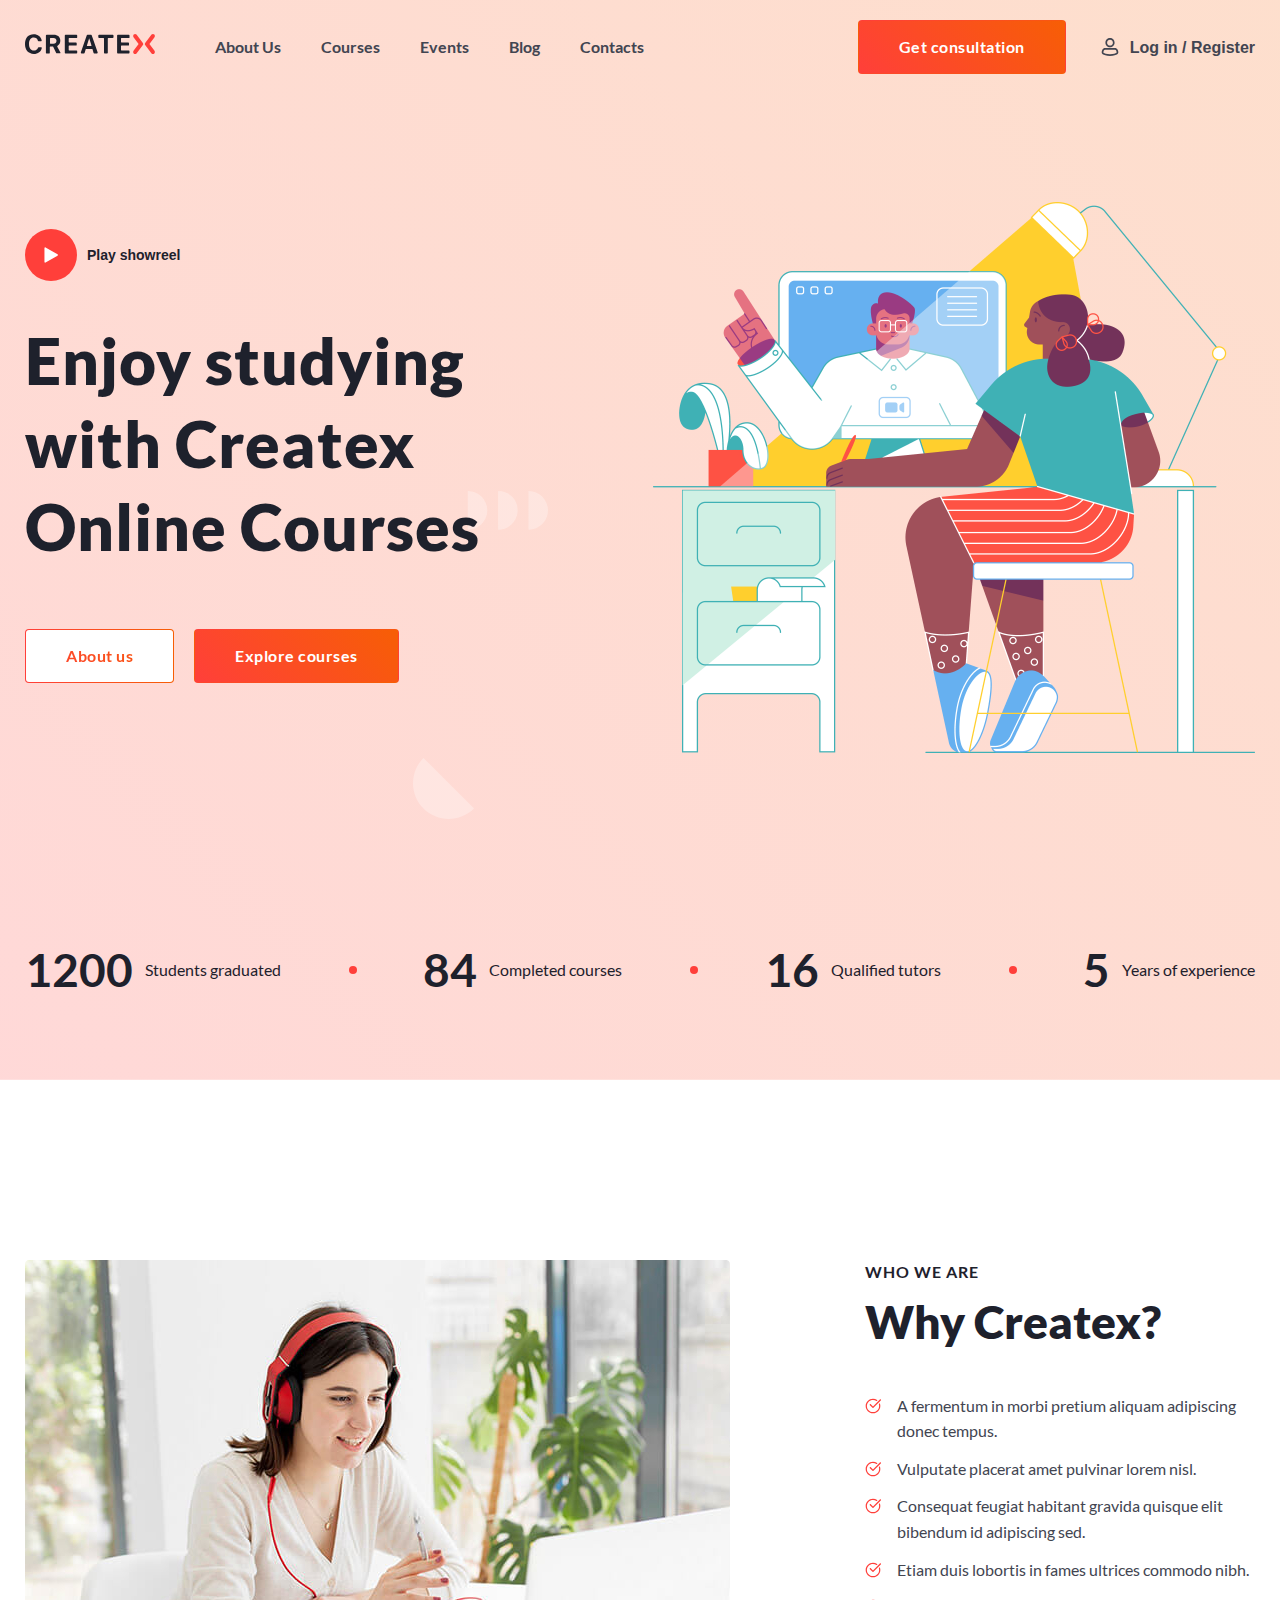
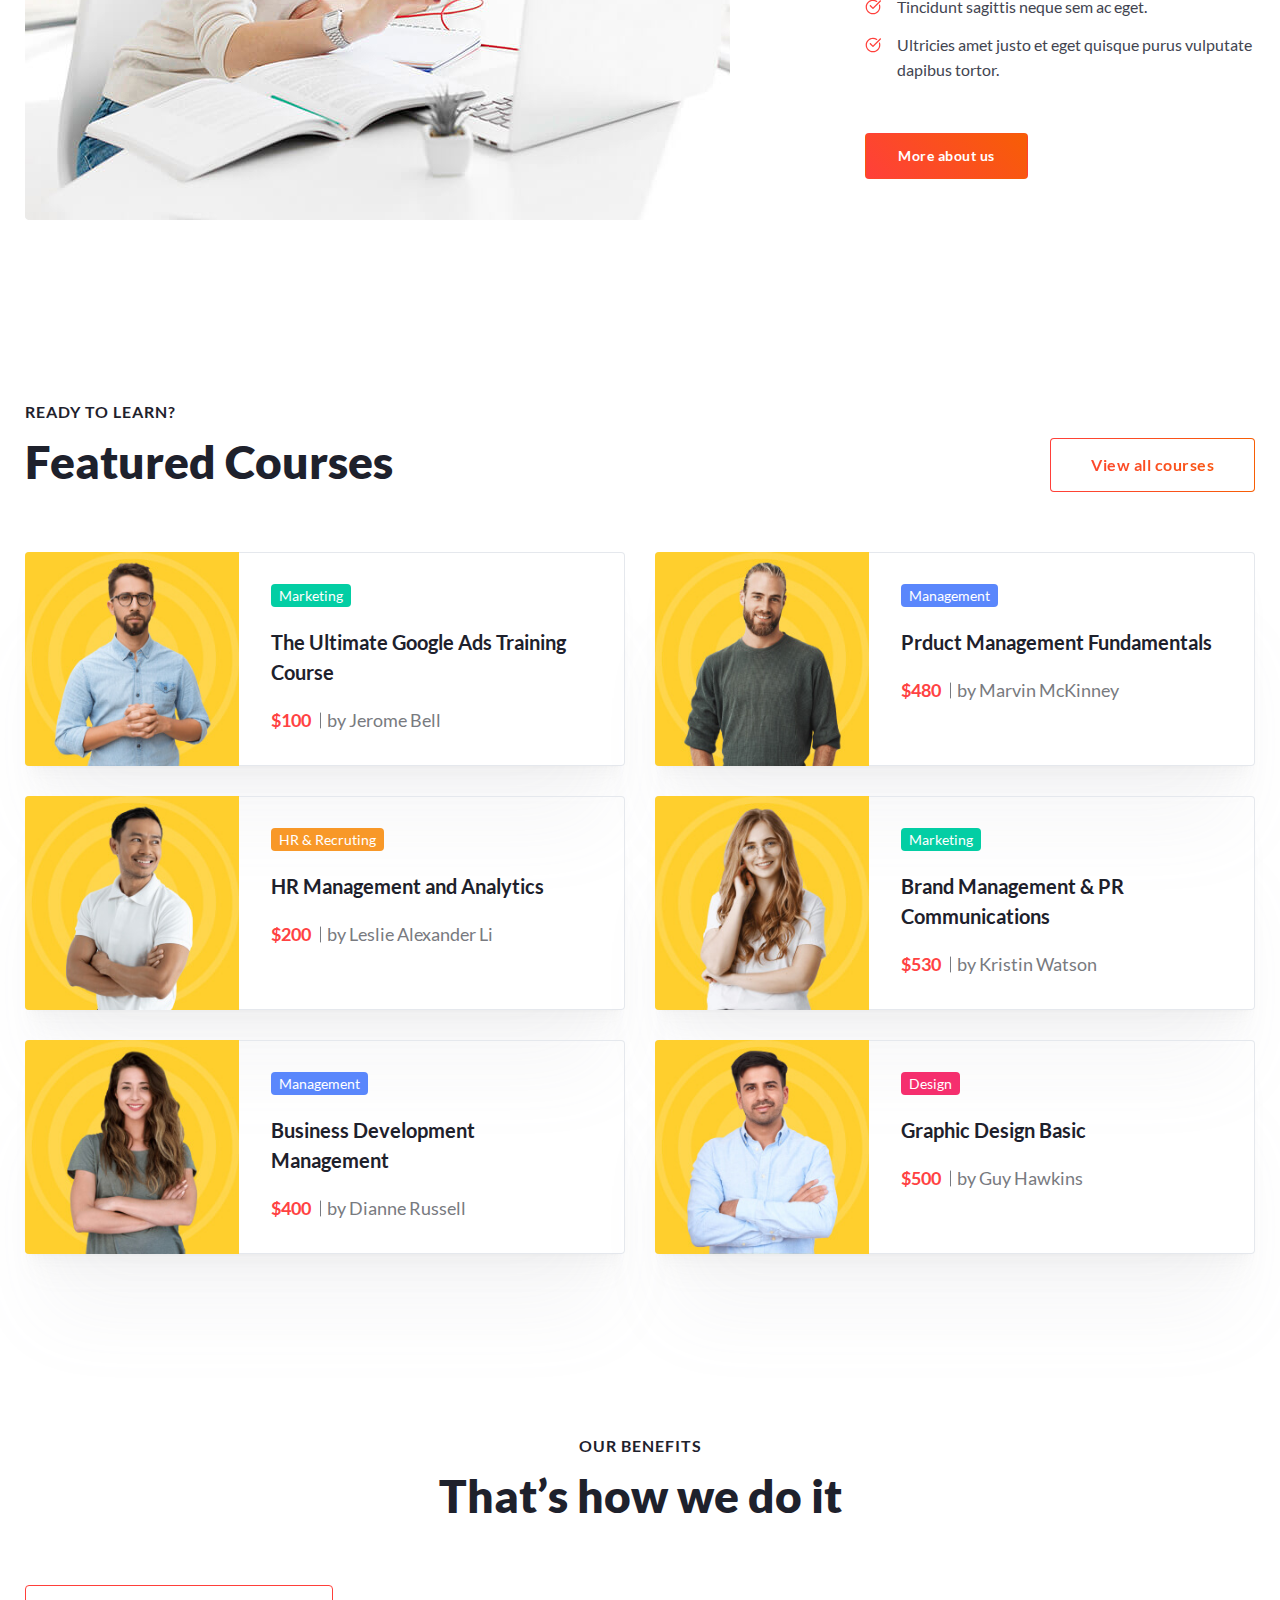
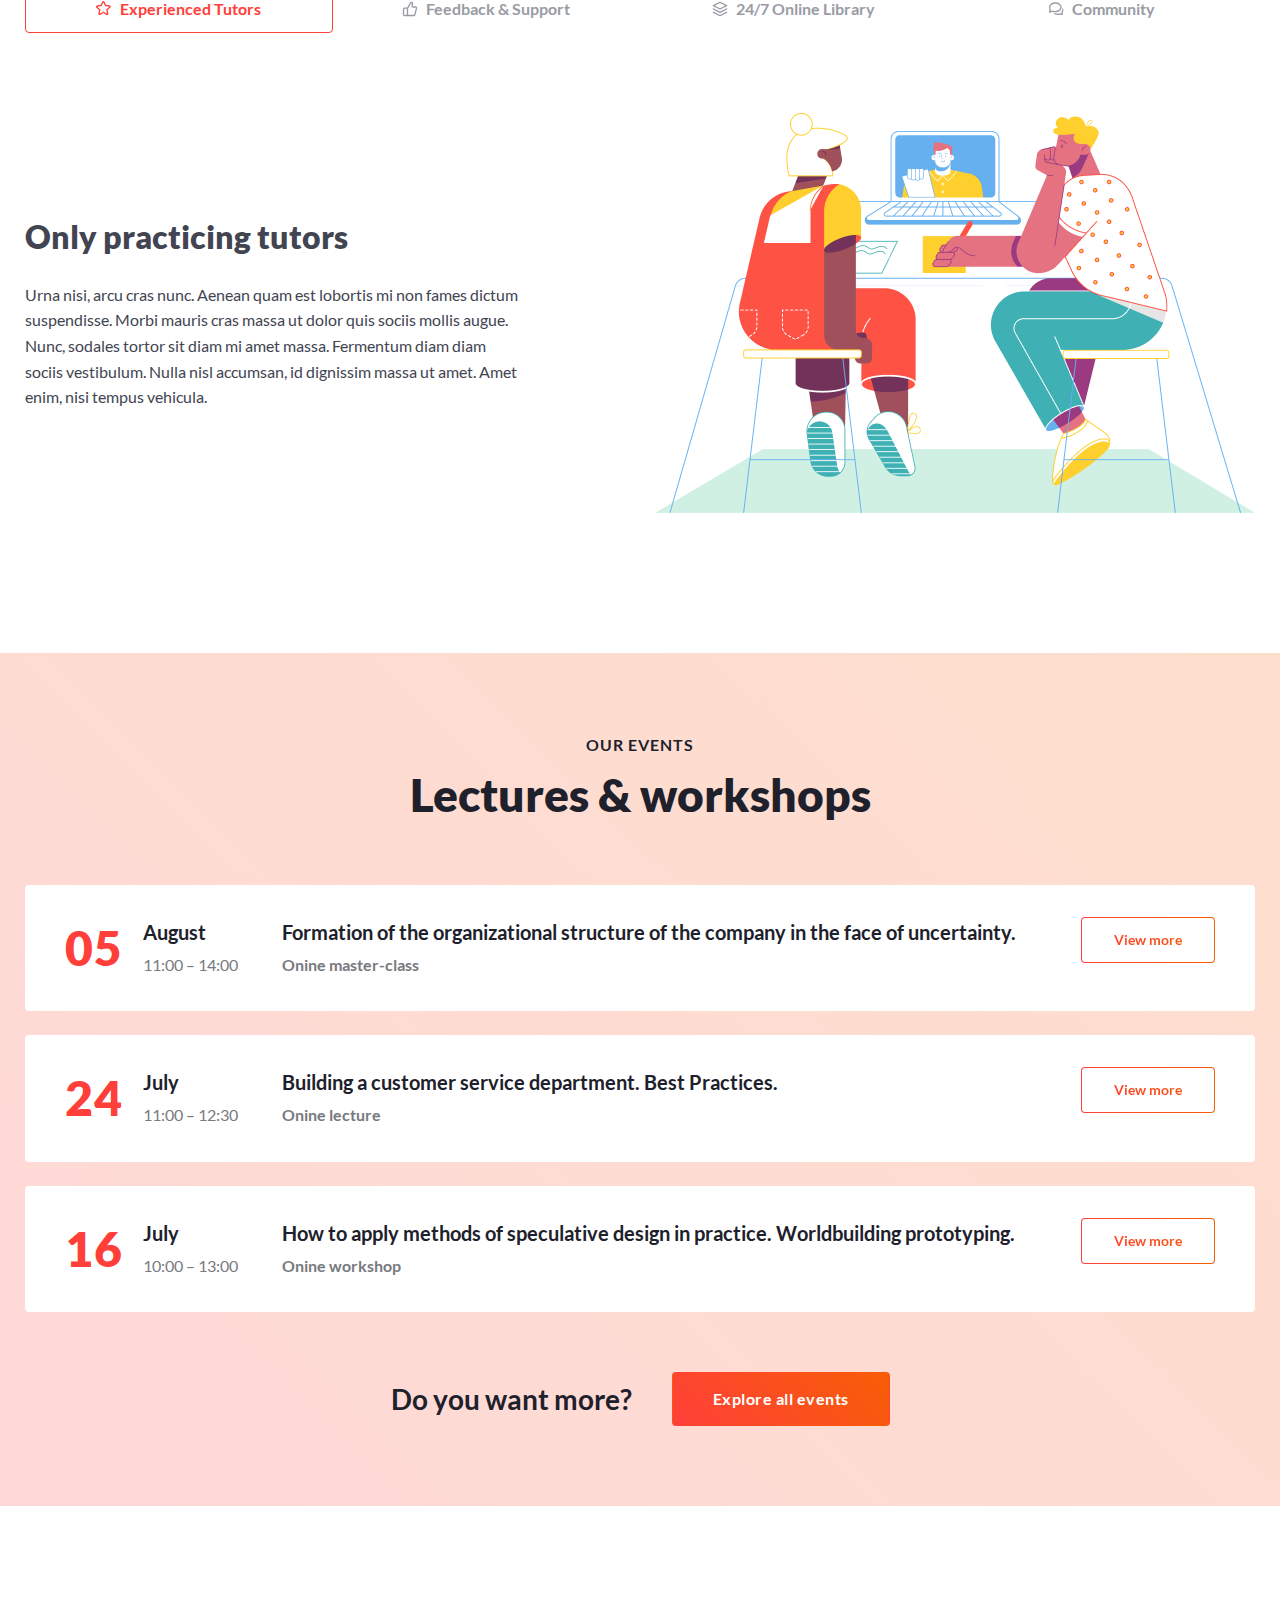
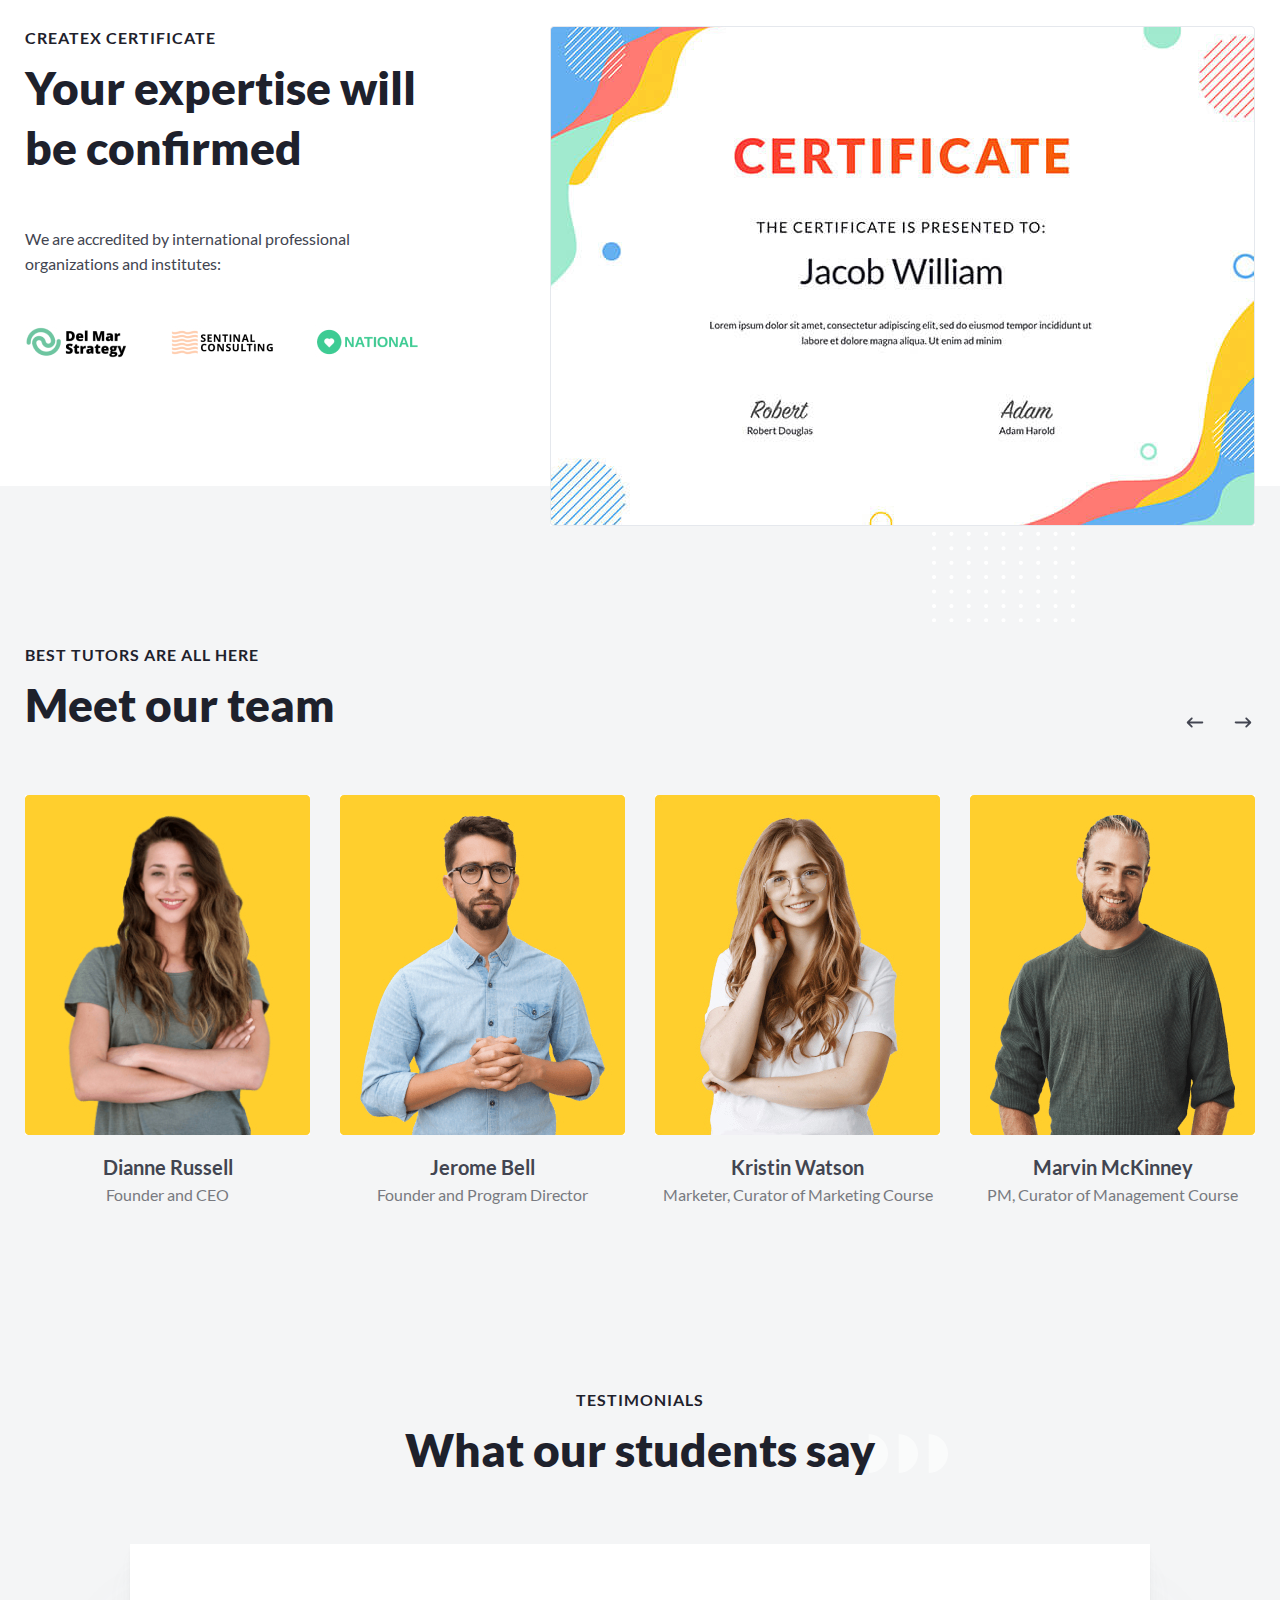
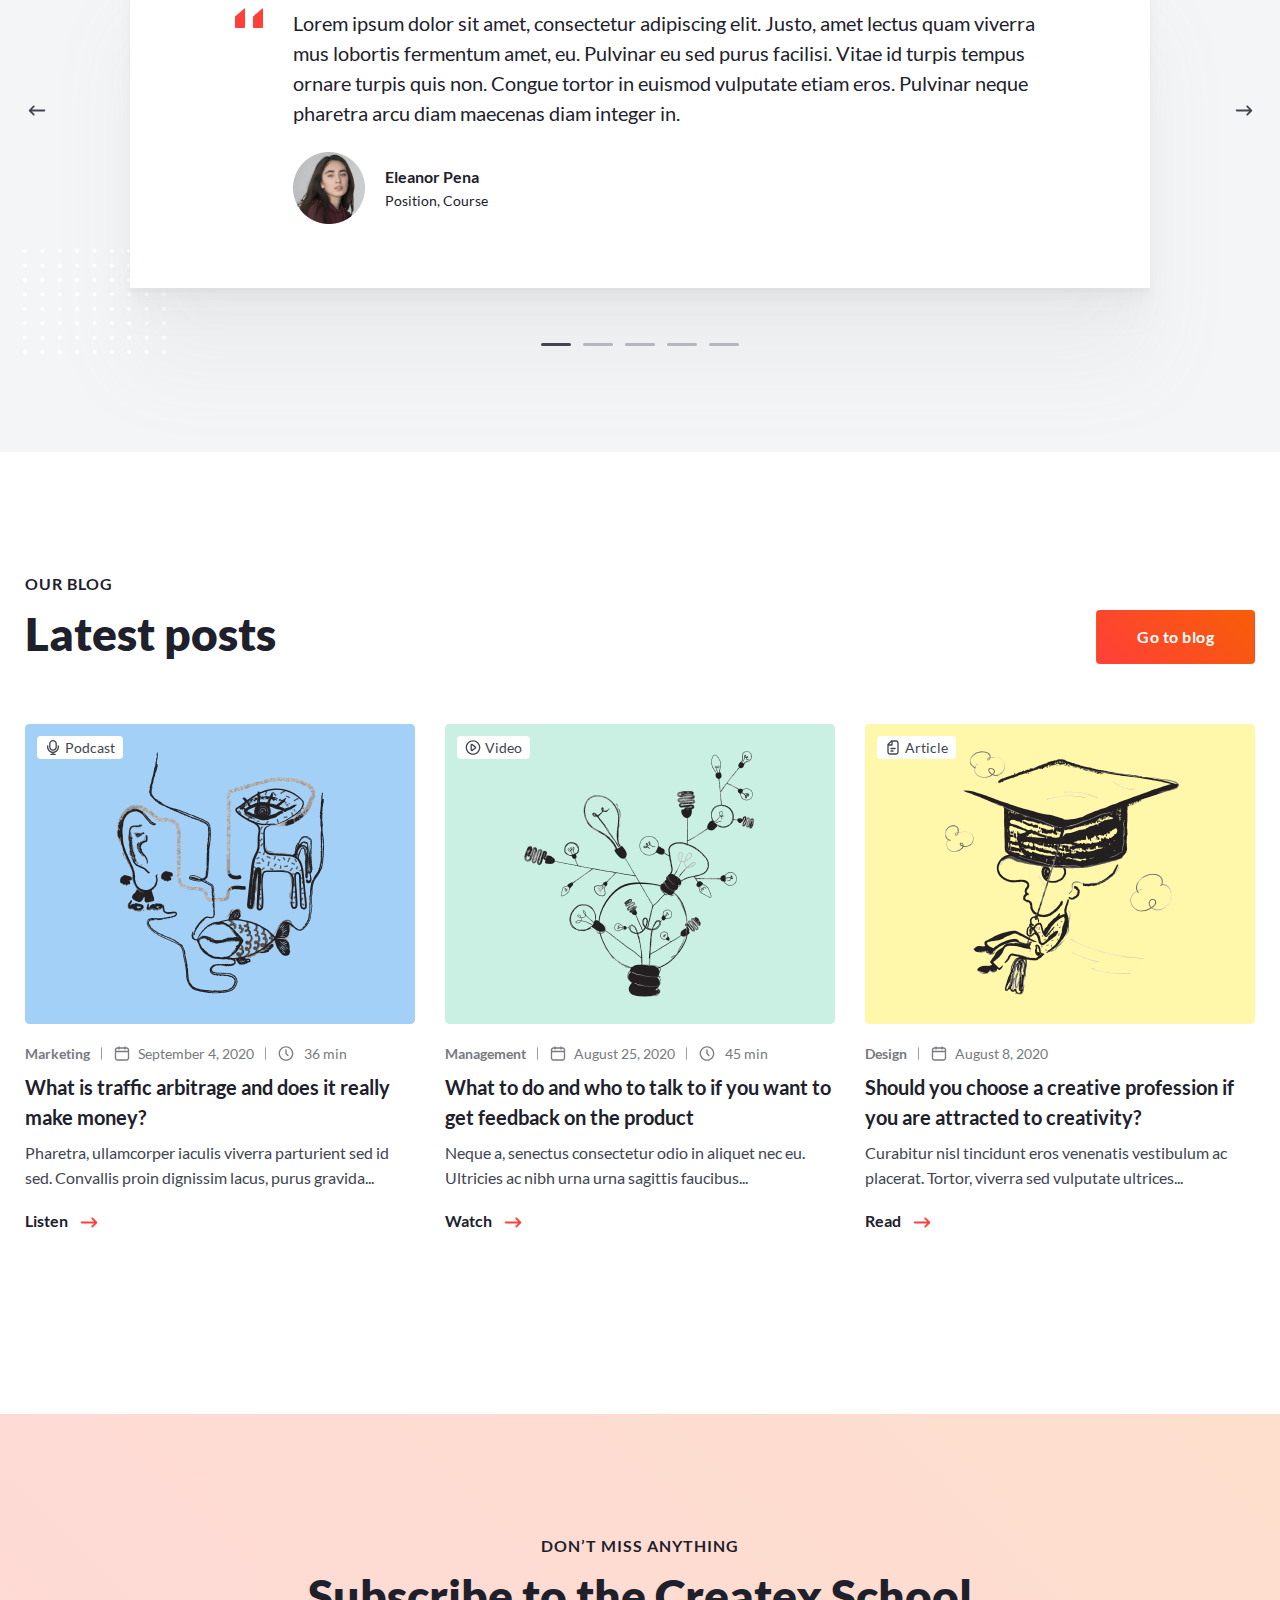
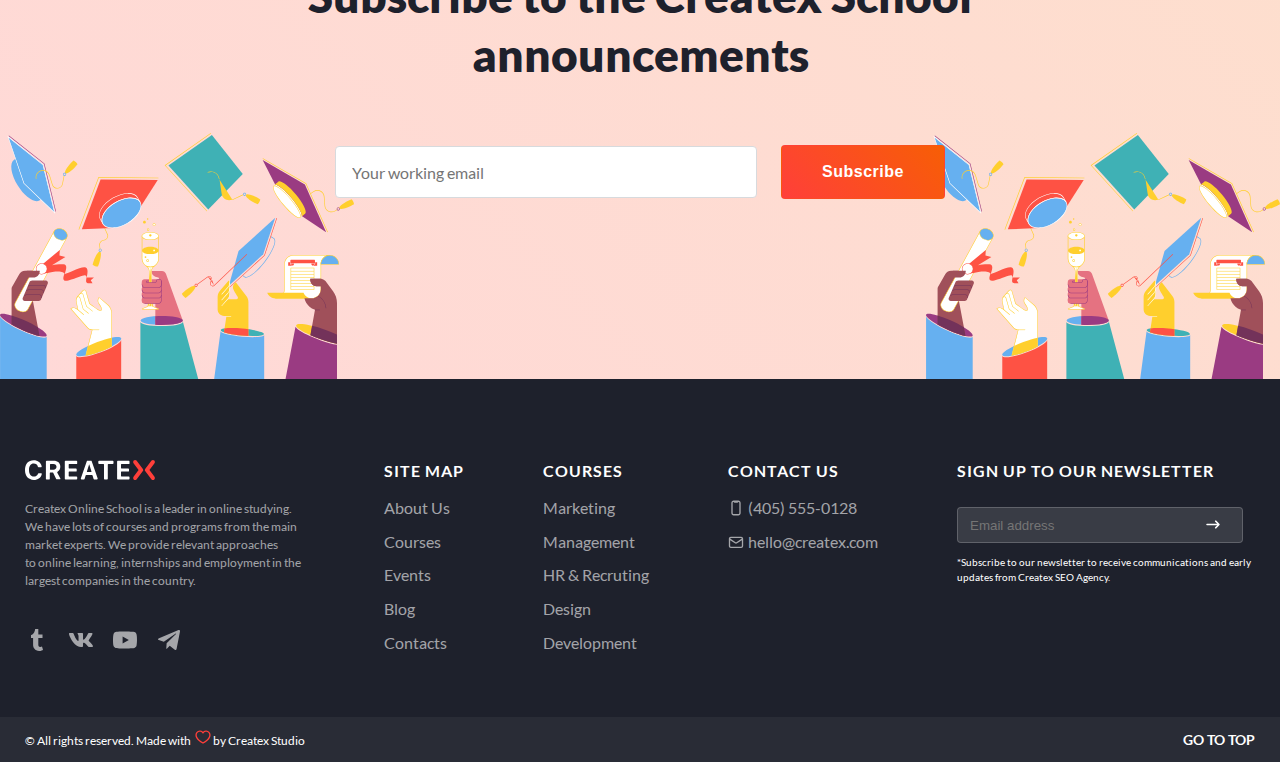
<file: index.html>
<!DOCTYPE html>
<html lang="en">

<head>
    <meta charset="utf-8">
    <meta name="viewport" content="width=device-width,initial-scale=1">
    <title>Homepage</title>
    <link href="css/style.css" rel="stylesheet">
</head>

<body class="main">
    <svg style="display: none">
        <symbol id="star" viewBox="0 0 24 24">
            <path fill-rule="evenodd" clip-rule="evenodd"
                d="M9.16934 1.20161C9.86409 -0.400536 12.1362 -0.400538 12.8309 1.20161L14.9325 6.04812L20.1913 6.54921C21.9297 6.71487 22.6318 8.87574 21.3227 10.0316L17.3629 13.528L18.5113 18.6842C18.891 20.3887 17.0528 21.7242 15.5491 20.8364L11.0001 18.1508L6.45118 20.8364C4.9474 21.7242 3.10925 20.3887 3.48891 18.6842L4.63737 13.528L0.677508 10.0316C-0.631536 8.87574 0.0705715 6.71487 1.80899 6.54921L7.06773 6.04812L9.16934 1.20161ZM13.1017 6.84201L11.0001 1.9955L8.89851 6.84201C8.60936 7.50881 7.98054 7.96568 7.25702 8.03462L1.99829 8.53572L5.95815 12.0321C6.50297 12.5132 6.74316 13.2524 6.58515 13.9618L5.43668 19.118L9.98563 16.4324C10.6115 16.0629 11.3888 16.0629 12.0146 16.4324L16.5636 19.118L15.4151 13.9618C15.2571 13.2524 15.4973 12.5132 16.0421 12.0321L20.002 8.53572L14.7432 8.03462C14.0197 7.96568 13.3909 7.50881 13.1017 6.84201Z"
                fill="curentColor" />
        </symbol>

        <symbol id="like" viewBox="0 0 24 24">
            <path fill-rule="evenodd" clip-rule="evenodd"
                d="M14.1818 3.25C14.0423 3.25 13.913 3.32416 13.8424 3.44506L13.8362 3.4556L9.25 10.8908V20.75H17.8358C18.02 20.75 18.1794 20.6221 18.2193 20.4425L18.2228 20.4269L20.7727 10.4673C20.8194 10.2259 20.6344 10 20.387 10H16.5C15.8488 10 15.1899 9.78244 14.7102 9.31423C14.2059 8.822 13.9721 8.11707 14.1221 7.35761L14.841 3.71904C14.889 3.47611 14.703 3.25 14.4556 3.25H14.1818ZM7.25 20.75V11.6071H3.70653C3.49084 11.6071 3.31535 11.7812 3.31369 11.9971C3.31369 11.9971 3.31369 11.9971 3.31369 11.9971L3.25001 20.3542C3.24834 20.5722 3.42466 20.75 3.64277 20.75H7.25ZM7.69189 9.60714L12.1221 2.42499C12.5524 1.69735 13.3352 1.25 14.1818 1.25H14.4556C15.9633 1.25 17.0953 2.62758 16.803 4.10668L16.0842 7.74524C16.0714 7.81 16.0797 7.83942 16.0817 7.84588C16.0839 7.85308 16.0888 7.86505 16.1071 7.88296C16.149 7.92378 16.2735 8 16.5 8H20.387C21.918 8 23.0549 9.41787 22.7228 10.9121L22.7194 10.9277L20.1677 20.894C19.9179 21.9796 18.9512 22.75 17.8358 22.75H3.64277C2.31423 22.75 1.23989 21.6676 1.25007 20.339C1.25007 20.339 1.25007 20.339 1.25007 20.339L1.31374 11.9818C1.32382 10.6676 2.39203 9.60714 3.70653 9.60714H7.69189Z"
                fill="curentColor" />
        </symbol>

        <symbol id="layouts" viewBox="0 0 24 24">
            <path fill-rule="evenodd" clip-rule="evenodd"
                d="M11.5528 1.10557C11.8343 0.964809 12.1657 0.964809 12.4472 1.10557L22.4472 6.10557C22.786 6.27497 23 6.62123 23 7C23 7.37877 22.786 7.72504 22.4472 7.89443L12.4472 12.8944C12.1657 13.0352 11.8343 13.0352 11.5528 12.8944L1.55276 7.89443C1.21398 7.72504 0.999975 7.37877 0.999975 7C0.999975 6.62123 1.21398 6.27497 1.55276 6.10557L11.5528 1.10557ZM4.23604 7L12 10.882L19.7639 7L12 3.11803L4.23604 7Z"
                fill="curentColor" />
            <path fill-rule="evenodd" clip-rule="evenodd"
                d="M1.10555 11.5528C1.35254 11.0588 1.95321 10.8586 2.44719 11.1056L12 15.882L21.5528 11.1056C22.0467 10.8586 22.6474 11.0588 22.8944 11.5528C23.1414 12.0468 22.9412 12.6474 22.4472 12.8944L12.4472 17.8944C12.1657 18.0352 11.8343 18.0352 11.5528 17.8944L1.55276 12.8944C1.05878 12.6474 0.858558 12.0468 1.10555 11.5528Z"
                fill="curentColor" />
            <path fill-rule="evenodd" clip-rule="evenodd"
                d="M1.10555 16.5528C1.35254 16.0588 1.95321 15.8586 2.44719 16.1056L12 20.882L21.5528 16.1056C22.0467 15.8586 22.6474 16.0588 22.8944 16.5528C23.1414 17.0468 22.9412 17.6474 22.4472 17.8944L12.4472 22.8944C12.1657 23.0352 11.8343 23.0352 11.5528 22.8944L1.55276 17.8944C1.05878 17.6474 0.858558 17.0468 1.10555 16.5528Z"
                fill="curentColor" />
        </symbol>
        <symbol id="chat" viewBox="0 0 24 24">
            <path fill-rule="evenodd" clip-rule="evenodd"
                d="M21.923 10.5674C21.7806 11.5541 21.443 12.4919 20.9428 13.3544C20.9803 13.5679 20.9995 13.7837 20.9995 14.0005C20.9995 14.7533 20.7814 15.4738 20.3774 16.1284C20.1757 16.4551 20.1238 16.838 20.1038 17.0909C20.0809 17.3808 20.0886 17.6981 20.1093 18.0028C20.1325 18.3447 20.1746 18.7036 20.2227 19.0422C19.8324 18.9284 19.4093 18.8141 19.0056 18.723C18.6698 18.6472 18.3262 18.5826 18.0149 18.5505C17.7434 18.5224 17.3511 18.5007 17.0003 18.6142C16.2332 18.8621 15.3891 19.0005 14.4995 19.0005C13.4416 19.0005 12.47 18.8127 11.6184 18.4865C11.4135 18.4957 11.2072 18.5005 10.9995 18.5005C9.7949 18.5005 8.63552 18.342 7.55078 18.0493C9.12774 19.8731 11.7274 21.0005 14.4995 21.0005C15.5825 21.0005 16.6219 20.8342 17.5797 20.5287C17.5814 20.5287 17.5845 20.5287 17.589 20.5286C17.6136 20.5281 17.6819 20.5267 17.8094 20.5399C18.01 20.5606 18.268 20.6068 18.5655 20.674C19.1578 20.8076 19.8235 21.0048 20.3423 21.1694C21.4424 21.5187 22.5084 20.5586 22.3118 19.4422C22.2271 18.9617 22.1392 18.3753 22.1047 17.8673C22.0874 17.6118 22.0855 17.4022 22.0976 17.2483C22.1026 17.1845 22.1091 17.1446 22.1132 17.1233C22.6758 16.1913 22.9995 15.1302 22.9995 14.0005C22.9995 12.7269 22.604 11.5639 21.923 10.5674Z"
                fill="curentColor" />
            <path fill-rule="evenodd" clip-rule="evenodd"
                d="M5.59664 5.69816C4.24868 6.72895 3.49959 8.08209 3.49959 9.5C3.49959 10.207 3.68366 10.888 4.02898 11.5212C4.1605 11.7624 4.19782 12.0112 4.21116 12.1796C4.22571 12.3633 4.21845 12.552 4.20248 12.7285C4.17051 13.0819 4.09423 13.4823 4.00274 13.8766C3.89572 14.3379 3.75859 14.8299 3.61943 15.2918C4.14769 15.0998 4.72505 14.903 5.2724 14.7434C5.71477 14.6143 6.16151 14.5023 6.55911 14.4394C6.90162 14.3853 7.39864 14.3321 7.82655 14.4801C8.78688 14.8123 9.86117 15 10.9996 15C13.1468 15 15.0537 14.3333 16.4026 13.3018C17.7505 12.271 18.4996 10.9179 18.4996 9.5C18.4996 8.08209 17.7505 6.72895 16.4026 5.69816C15.0537 4.66667 13.1468 4 10.9996 4C8.85242 4 6.94552 4.66667 5.59664 5.69816ZM4.38174 4.10945C6.10925 2.78841 8.45234 2 10.9996 2C13.5468 2 15.8899 2.78841 17.6175 4.10945C19.3459 5.43119 20.4996 7.32806 20.4996 9.5C20.4996 11.6719 19.3459 13.5688 17.6175 14.8906C15.8899 16.2116 13.5468 17 10.9996 17C9.65654 17 8.37366 16.7811 7.20886 16.3826C7.2077 16.3859 7.11322 16.3767 6.87147 16.4149C6.59282 16.459 6.23713 16.5453 5.83253 16.6633C5.02707 16.8983 4.12252 17.2308 3.43353 17.4989C2.2399 17.9634 1.02395 16.8171 1.42611 15.5959C1.63926 14.9487 1.89065 14.1308 2.05449 13.4246C2.13702 13.0689 2.19058 12.7698 2.21062 12.5483C2.21758 12.4714 2.21938 12.4154 2.21897 12.3775C1.75869 11.4979 1.49959 10.5252 1.49959 9.5C1.49959 7.32806 2.6533 5.43119 4.38174 4.10945Z"
                fill="curentColor" />
        </symbol>
        <symbol id="vk" viewBox="0 0 24 24">
            <g clip-path="url(#clip0_2491_3812)">
                <path
                    d="M19.915 13.028C19.527 12.538 19.638 12.32 19.915 11.882C19.92 11.877 23.123 7.451 23.453 5.95L23.455 5.949C23.619 5.402 23.455 5 22.662 5H20.038C19.37 5 19.062 5.345 18.897 5.731C18.897 5.731 17.561 8.929 15.671 11.002C15.061 11.601 14.779 11.793 14.446 11.793C14.282 11.793 14.027 11.601 14.027 11.054V5.949C14.027 5.293 13.84 5 13.287 5H9.161C8.742 5 8.493 5.306 8.493 5.591C8.493 6.213 9.438 6.356 9.536 8.106V11.903C9.536 12.735 9.385 12.888 9.05 12.888C8.158 12.888 5.993 9.677 4.71 6.002C4.451 5.289 4.198 5.001 3.525 5.001H0.9C0.151 5.001 0 5.346 0 5.732C0 6.414 0.892 9.805 4.148 14.285C6.318 17.343 9.374 19 12.154 19C13.825 19 14.029 18.632 14.029 17.999C14.029 15.077 13.878 14.801 14.715 14.801C15.103 14.801 15.771 14.993 17.331 16.468C19.114 18.217 19.407 19 20.405 19H23.029C23.777 19 24.156 18.632 23.938 17.906C23.439 16.379 20.067 13.238 19.915 13.028Z"
                    fill="curentColor" />
            </g>
            <defs>
                <clipPath id="clip0_2491_3812">
                    <rect width="24" height="24" fill="curentColor" />
                </clipPath>
            </defs>
        </symbol>
        <symbol id="whatsapp" viewBox="0 0 24 24">
            <path
                d="M22 11.7424C22 17.1231 17.6047 21.4849 12.1818 21.4849C10.4602 21.4849 8.84289 21.0449 7.43578 20.2727L2 22L3.77222 16.7729C2.87822 15.3049 2.36333 13.5831 2.36333 11.7424C2.36333 6.36178 6.75911 2 12.1818 2C17.6051 2 22 6.36178 22 11.7424ZM12.1818 3.55156C7.62978 3.55156 3.92711 7.226 3.92711 11.7424C3.92711 13.5347 4.51133 15.1944 5.49956 16.5447L4.46822 19.5867L7.64044 18.5784C8.94378 19.4342 10.5051 19.9333 12.182 19.9333C16.7333 19.9333 20.4367 16.2593 20.4367 11.7429C20.4367 7.22644 16.7336 3.55156 12.1818 3.55156ZM17.1398 13.9862C17.0791 13.8869 16.9189 13.8269 16.6784 13.7076C16.4376 13.5882 15.254 13.0102 15.034 12.9309C14.8133 12.8513 14.6524 12.8113 14.4922 13.0502C14.332 13.2893 13.8707 13.8269 13.73 13.9862C13.5896 14.146 13.4493 14.166 13.2084 14.0464C12.968 13.9271 12.1927 13.6747 11.2733 12.8613C10.558 12.2284 10.0749 11.4471 9.93444 11.2078C9.79422 10.9689 9.91978 10.8398 10.04 10.7209C10.1484 10.6138 10.2809 10.442 10.4011 10.3027C10.5218 10.1631 10.5618 10.0638 10.6416 9.90422C10.7222 9.74489 10.682 9.60556 10.6216 9.48578C10.5616 9.36644 10.0798 8.19133 9.87933 7.71311C9.67889 7.23533 9.47867 7.31489 9.338 7.31489C9.19778 7.31489 9.03711 7.29489 8.87667 7.29489C8.71622 7.29489 8.45533 7.35467 8.23467 7.59356C8.01422 7.83267 7.39267 8.41044 7.39267 9.58533C7.39267 10.7604 8.25467 11.8958 8.37533 12.0549C8.49556 12.214 10.0398 14.7038 12.4864 15.66C14.9333 16.6158 14.9333 16.2969 15.3747 16.2569C15.8156 16.2171 16.7982 15.6793 16.9996 15.122C17.1996 14.5638 17.1996 14.0858 17.1398 13.9862Z"
                fill="curentColor" />
        </symbol>
        <symbol id="telegram" viewBox="0 0 24 24">
            <path
                d="M9.63262 15.1813L9.2687 20.7653C9.78938 20.7653 10.0149 20.5213 10.2853 20.2283L12.7264 17.6833L17.7847 21.7243C18.7124 22.2883 19.366 21.9913 19.6163 20.7933L22.9365 3.8214L22.9374 3.8204C23.2317 2.3244 22.4415 1.73941 21.5377 2.1064L2.02135 10.2574C0.689406 10.8214 0.709573 11.6314 1.79493 11.9984L6.78447 13.6913L18.3742 5.78039C18.9196 5.38639 19.4155 5.60439 19.0076 5.99839L9.63262 15.1813Z"
                fill="curentColor" />
        </symbol>
        <symbol id="tumblr" viewBox="0 0 24 24">
            <path
                d="M18 21.7112L16.9929 18.5716C16.6003 18.7678 15.8554 18.9373 15.306 18.9557H15.228C13.6311 18.9557 13.3183 17.6998 13.3046 16.7822V9.93475H17.5054V6.6045H13.32V1H10.2557C10.2051 1 10.1169 1.04675 10.1049 1.16408C9.93171 2.881 9.16371 5.89042 6 7.094V9.93475H8.10514V17.1233C8.10514 19.557 9.79371 23 14.232 23L14.2226 22.9982H14.3777C15.9086 22.9707 17.6203 22.2942 18 21.7112Z"
                fill="curentColor" />
        </symbol>
        <symbol id="youtube" viewBox="0 0 24 18">
            <path fill-rule="evenodd" clip-rule="evenodd"
                d="M21.3903 1.11358C22.4182 1.39044 23.2288 2.20086 23.5055 3.22899C24.0197 5.10691 23.9999 9.02132 23.9999 9.02132C23.9999 9.02132 23.9999 12.9158 23.5057 14.7939C23.2288 15.8218 22.4184 16.6324 21.3903 16.9091C19.5122 17.4035 12 17.4035 12 17.4035C12 17.4035 4.50731 17.4035 2.60961 16.8895C1.58148 16.6127 0.771054 15.802 0.4942 14.7741C0 12.9158 0 9.00154 0 9.00154C0 9.00154 0 5.10691 0.4942 3.22899C0.770871 2.20104 1.60125 1.37066 2.60943 1.09399C4.48753 0.599609 11.9998 0.599609 11.9998 0.599609C11.9998 0.599609 19.5122 0.599609 21.3903 1.11358ZM15.8549 9.00158L9.60788 12.5996V5.40355L15.8549 9.00158Z"
                fill="curentColor" />
        </symbol>
        <symbol id="google" viewBox="0 0 24 24">
            <path
                d="M12.2111 10.5028H22.0865C22.1955 11.1112 22.25 11.6924 22.25 12.2463C22.25 14.2169 21.8368 15.9763 21.0105 17.5246C20.1841 19.0729 19.0059 20.2829 17.4757 21.1547C15.9456 22.0264 14.1908 22.4623 12.2111 22.4623C10.7854 22.4623 9.42785 22.1876 8.13837 21.6382C6.84889 21.0888 5.73649 20.3465 4.80116 19.4111C3.86584 18.4758 3.12348 17.3634 2.57409 16.0739C2.0247 14.7844 1.75 13.4269 1.75 12.0012C1.75 10.5755 2.0247 9.21789 2.57409 7.92841C3.12348 6.63893 3.86584 5.52653 4.80116 4.5912C5.73649 3.65587 6.84889 2.91352 8.13837 2.36413C9.42785 1.81473 10.7854 1.54004 12.2111 1.54004C14.9354 1.54004 17.2737 2.45266 19.2261 4.27791L16.3792 7.01579C15.2623 5.93517 13.8729 5.39486 12.2111 5.39486C11.0397 5.39486 9.95681 5.68998 8.96246 6.28024C7.96811 6.87049 7.18034 7.67188 6.59917 8.68439C6.018 9.6969 5.72741 10.8025 5.72741 12.0012C5.72741 13.1998 6.018 14.3054 6.59917 15.3179C7.18034 16.3305 7.96811 17.1318 8.96246 17.7221C9.95681 18.3123 11.0397 18.6075 12.2111 18.6075C13.0012 18.6075 13.7276 18.4985 14.3905 18.2806C15.0534 18.0626 15.5983 17.7902 16.0251 17.4633C16.4519 17.1364 16.8242 16.7641 17.142 16.3463C17.4599 15.9286 17.6937 15.5336 17.8435 15.1613C17.9934 14.789 18.0955 14.4348 18.15 14.0988H12.2111V10.5028Z"
                fill="curentColor" />
        </symbol>
        <symbol id="github" viewBox="0 0 24 24">
            <path
                d="M15.7 23.0001C15.1 23.0001 14.7 22.6001 14.7 22.0001V17.7001C14.7 16.9001 14.7 16.9001 14.4 16.6001C14.1 16.3001 14 15.9001 14.2 15.6001C14.3 15.2001 14.7 15.0001 15 14.9001C17.8 14.6001 20.4 13.7001 20.4 9.20008C20.4 8.10008 20 7.10008 19.2 6.30008C18.9 6.00008 18.8 5.60008 19 5.20008C19.2 4.70008 19.3 4.30008 19.3 3.80008C19.3 3.50008 19.3 3.30008 19.2 3.00008C18.7 3.10008 17.8 3.40008 16.5 4.20008C16.3 4.30008 16 4.40008 15.7 4.30008C13.5 3.80008 11.3 3.80008 9.09996 4.30008C8.79996 4.40008 8.59996 4.30008 8.29996 4.20008C6.79996 3.40008 5.89996 3.10008 5.39996 3.00008C5.39996 3.30008 5.29996 3.60008 5.29996 3.80008C5.29996 4.30008 5.39996 4.80008 5.59996 5.20008C5.69996 5.60008 5.59996 6.00008 5.39996 6.30008C4.99996 6.70008 4.69996 7.20008 4.49996 7.70008C4.29996 8.20008 4.19996 8.70008 4.19996 9.30008C4.19996 13.5001 6.39996 14.6001 9.59996 15.0001C9.99996 15.0001 10.3 15.3001 10.4 15.7001C10.5 16.1001 10.4 16.5001 10.2 16.7001C9.89996 17.0001 9.89996 17.2001 9.89996 18.1001V19.8001V19.9001V22.1001C9.89996 22.7001 9.49996 23.1001 8.89996 23.1001C8.29996 23.1001 7.89996 22.7001 7.89996 22.1001V21.1001C4.89996 21.5001 3.69996 19.8001 2.79996 18.6001C2.39996 18.1001 2.09996 17.6001 1.79996 17.5001C1.29996 17.4001 0.899959 16.8001 1.09996 16.3001C1.29996 15.8001 1.79996 15.4001 2.29996 15.6001C3.29996 15.9001 3.89996 16.7001 4.49996 17.5001C5.29996 18.6001 5.99996 19.6001 7.89996 19.2001V18.3001C7.89996 17.9001 7.79996 17.4001 7.89996 16.8001C5.09996 16.2001 2.19996 14.6001 2.19996 9.40008C2.19996 8.60008 2.39996 7.80008 2.69996 7.10008C2.89996 6.60008 3.19996 6.00008 3.59996 5.60008C3.49996 5.10008 3.39996 4.60008 3.39996 4.00008C3.39996 3.20008 3.59996 2.50008 3.89996 1.80008C3.99996 1.30008 4.19996 1.10008 4.49996 1.10008C4.79996 1.00008 6.19996 0.800076 8.89996 2.40008C11.1 1.90008 13.4 1.90008 15.6 2.40008C18.3 0.800076 19.6 1.00008 20 1.10008C20.3 1.20008 20.5 1.40008 20.6 1.60008C21 2.30008 21.1 3.00008 21.2 3.80008C21.2 4.30008 21.2 4.90008 21 5.40008C21.9 6.50008 22.4 7.80008 22.4 9.20008C22.4 14.5001 19.4 16.1001 16.7 16.7001C16.8 17.0001 16.8 17.4001 16.7 17.7001V22.0001C16.7 22.6001 16.2 23.0001 15.7 23.0001Z"
                fill="curentColor" />
        </symbol>

    </svg>

    <div class="main__background main__background--header">
        <header class="container padding-end--80">
            <nav class="navigation">
                <a class="navigation__logo">
                    <img src="images/logo.svg" width="130" height="22" alt="">
                </a>
                <ul class="navigation__list site-list">
                    <li class="navigation__item">
                        <a class="navigation__link" href="aboutus.html">About Us</a>
                    </li>
                    <li class="navigation__item">
                        <a class="navigation__link" href="courses.html">Courses</a>
                    </li>
                    <li class="navigation__item">
                        <a class="navigation__link" href="events.html">Events</a>
                    </li>
                    <li class="navigation__item">
                        <a class="navigation__link" href="blog.html">Blog</a>
                    </li>
                    <li class="navigation__item">
                        <a class="navigation__link" href="contacts.html">Contacts</a>
                    </li>
                </ul>
                <ul class="navigation-user site-list">
                    <li class="navigation-user__item">
                        <a class="button button__solid button__solid--large" href="#">
                            <span class="text text--large">Get consultation</span>
                        </a>
                    </li>
                    <li class="navigation-user__item">
                        <button class="navigation-user__link" id="openPopup" type="button">Log in / Register</button>
                    </li>
                </ul>
            </nav>
            <section class="hero">
                <div class="hero__description">
                    <button class="play__button play__button--small" type="button">
                        <span class="text">Play showreel</span>
                    </button>
                    <h2 class="hero__title display-2">Enjoy studying with Createx Online Courses</h2>
                    <div class="description__buttons padding-start--60">
                        <a class="button button__outline button__outline--large" href="aboutus.html">
                            <span class="text text--large">About us</span>
                        </a>
                        <a class="button button__solid button__solid--large" href="courses.html">
                            <span class="text text--large">Explore courses</span>
                        </a>
                    </div>
                </div>
                <img class="hero__image" src="images/hero-image@2x.png" srcset="images/hero-image@2x.png 2x" width="602"
                    height="551" alt="">
            </section>
            <section class="statistics">
                <ul class="statistics__list site-list">
                    <li class="statistics__item">
                        <h3 class="statistics__title">1200</h3>
                        <p class="statistics__description">Students graduated</p>
                    </li>
                    <li class="statistics__item">
                        <h3 class="statistics__title">84</h3>
                        <p class="statistics__description">Completed courses</p>
                    </li>
                    <li class="statistics__item">
                        <h3 class="statistics__title">16</h3>
                        <p class="statistics__description">Qualified tutors</p>
                    </li>
                    <li class="statistics__item">
                        <h3 class="statistics__title">5</h3>
                        <p class="statistics__description">Years of experience</p>
                    </li>
                </ul>
            </section>
        </header>
    </div>
    <main class="main__index">
        <div class="main__background main__background--about">
            <section class="main__about container padding-start--180">
                <img src="images/about-image.jpg" width="705" height="560" alt="">
                <div class="about__description">
                    <div class="display-title">
                        <h6 class="title-h6">Who we are</h6>
                        <h2 class="title-h1">Why Createx?</h2>
                    </div>
                    <ul class="bulleted-list--small site-list">
                        <li>A fermentum in morbi pretium aliquam adipiscing donec tempus.</li>
                        <li>Vulputate placerat amet pulvinar lorem nisl.</li>
                        <li>Consequat feugiat habitant gravida quisque elit bibendum id adipiscing sed.</li>
                        <li>Etiam duis lobortis in fames ultrices commodo nibh.</li>
                        <li>Tincidunt sagittis neque sem ac eget.</li>
                        <li>Ultricies amet justo et eget quisque purus vulputate dapibus tortor.</li>
                    </ul>
                    <a class="button button__solid button__solid--regular" href="aboutus.html">
                        <span class="text text--regular">More about us</span>
                    </a>
                </div>
            </section>
        </div>
        <section class="main__courses container padding-start--180">
            <div class="main__courses__header">
                <div class="display-title">
                    <h6 class="title-h6">Ready to learn?</h6>
                    <h2 class="title-h1">Featured Courses</h2>
                </div>
                <a class="button button__outline button__outline--large" href="courses.html">
                    <span class="text text--large">View all courses</span>
                </a>
            </div>
            <ul class="cards cards--horizontal site-list padding-start--60">
                <li class="cards__item">
                    <a class="cards__image-link" href="course.html"><img class="cards__image"
                            src="images/photo-courses_1.png" width="214" height="214" alt=""></a>
                    <div class="cards__content">
                        <p class="cards__badge badge--green">Marketing</p>
                        <a class="cards__link lead-bold" href="course.html">The Ultimate Google Ads Training Course</a>
                        <ul class="cards__info site-list">
                            <li class="info__item cards__price">$100</li>
                            <li class="info__item cards__author">by Jerome Bell</li>
                        </ul>
                    </div>
                </li>
                <li class="cards__item">
                    <a class="cards__image-link" href="course.html"><img class="cards__image"
                            src="images/photo-courses_4.png" width="214" height="214" alt=""></a>
                    <div class="cards__content">
                        <p class="cards__badge badge--blue">Management</p>
                        <a class="cards__link lead-bold" href="course.html">Prduct Management Fundamentals</a>
                        <ul class="cards__info site-list">
                            <li class="info__item cards__price">$480</li>
                            <li class="info__item cards__author">by Marvin McKinney</li>
                        </ul>
                    </div>
                </li>
                <li class="cards__item">
                    <a class="cards__image-link" href="course.html"><img class="cards__image"
                            src="images/photo-courses_2.png" width="214" height="214" alt=""></a>
                    <div class="cards__content">
                        <p class="cards__badge badge--orange">HR & Recruting</p>
                        <a class="cards__link lead-bold" href="course.html">HR Management and Analytics</a>
                        <ul class="cards__info site-list">
                            <li class="info__item cards__price">$200</li>
                            <li class="info__item cards__author">by Leslie Alexander Li</li>
                        </ul>
                    </div>
                </li>
                <li class="cards__item">
                    <a class="cards__image-link" href="course.html"><img class="cards__image"
                            src="images/photo-courses_5.png" width="214" height="214" alt=""></a>
                    <div class="cards__content">
                        <p class="cards__badge badge--green">Marketing</p>
                        <a class="cards__link lead-bold" href="course.html">Brand Management & PR Communications</a>
                        <ul class="cards__info site-list">
                            <li class="info__item cards__price">$530</li>
                            <li class="info__item cards__author">by Kristin Watson</li>
                        </ul>
                    </div>
                </li>
                <li class="cards__item">
                    <a class="cards__image-link" href="course.html"><img class="cards__image"
                            src="images/photo-courses_3.png" width="214" height="214" alt=""></a>
                    <div class="cards__content">
                        <p class="cards__badge badge--blue">Management</p>
                        <a class="cards__link lead-bold" href="course.html">Business Development Management</a>
                        <ul class="cards__info site-list">
                            <li class="info__item cards__price">$400</li>
                            <li class="info__item cards__author">by Dianne Russell</li>
                        </ul>
                    </div>
                </li>
                <li class="cards__item">
                    <a class="cards__image-link" href="course.html"><img class="cards__image"
                            src="images/photo-courses_6.png" width="214" height="214" alt=""></a>
                    <div class="cards__content">
                        <p class="cards__badge badge--pink">Design</p>
                        <a class="cards__link lead-bold" href="course.html">Graphic Design Basic</a>
                        <ul class="cards__info site-list">
                            <li class="info__item cards__price">$500</li>
                            <li class="info__item cards__author">by Guy Hawkins</li>
                        </ul>
                    </div>
                </li>
            </ul>
        </section>
        <section class="main__benefits container padding-start--180">
            <div class="display-title display-title--center">
                <h5 class="title-h6">Our benefits</h5>
                <h2 class="title-h1">That’s how we do it</h2>
            </div>
            <ul class="main__tabs site-list padding-start--60">
                <li class="main__tabs__item ">
                    <a class="main__tabs__link main__tabs__link--active">
                        <svg class="main__tabs__icon">
                            <use xlink:href="#star"></use>
                        </svg>
                        <span>Experienced Tutors</span>
                    </a>
                </li>
                <li class="main__tabs__item">
                    <a class="main__tabs__link" href="">
                        <svg class="main__tabs__icon">
                            <use xlink:href="#like"></use>
                        </svg>
                        <span>Feedback & Support</span>
                    </a>
                </li>
                <li class="main__tabs__item">
                    <a class="main__tabs__link" href="">
                        <svg class="main__tabs__icon">
                            <use xlink:href="#layouts"></use>
                        </svg>
                        <span>24/7 Online Library</span>
                    </a>
                </li>
                <li class="main__tabs__item">
                    <a class="main__tabs__link" href="">
                        <svg class="main__tabs__icon">
                            <use xlink:href="#chat"></use>
                        </svg>
                        <span>Community</span>
                    </a>
                </li>
            </ul>
            <ul class="main__benefits__content site-list">
                <li class="content__item padding-start--60">
                    <div class="content__description">
                        <h4 class="title-h2">Only practicing tutors</h4>
                        <p class="content__text">Urna nisi, arcu cras nunc. Aenean quam est lobortis mi non fames
                            dictum
                            suspendisse. Morbi
                            mauris
                            cras massa ut dolor quis sociis mollis augue. Nunc, sodales tortor sit diam mi amet
                            massa.
                            Fermentum diam diam sociis vestibulum. Nulla nisl accumsan, id dignissim massa ut amet.
                            Amet
                            enim, nisi tempus vehicula.</p>
                    </div>
                    <img src="images/benefits-image.png" width="600" height="440" alt="">
                </li>
            </ul>
        </section>
        <div class="main__background main__background--events">
            <section class="events container margin-start--120 padding-start--80">
                <div class="display-title display-title--center">
                    <h6 class="title-h6">Our Events</h6>
                    <h2 class="title-h1">Lectures & workshops</h2>
                </div>
                <ul class="events__list events--main site-list padding-start--60">
                    <li class="events__item">
                        <div class="events__date">
                            <h3 class="events__figure">05</h3>
                            <div class="events__time">
                                <p class="lead-bold">August</p>
                                <p class="events__period">11:00 – 14:00</p>
                            </div>
                        </div>
                        <div class="events__content">
                            <a class="events__link" href="event.html">Formation of the organizational structure of the
                                company in the face of uncertainty.</a>
                            <small class="events__category">Onine master-class</small>
                        </div>
                        <a class="events__button button button__outline button__outline--regular" href="event.html">
                            <span class="text text--regular">View more</span>
                        </a>
                    </li>
                    <li class="events__item">
                        <div class="events__date">
                            <h3 class="events__figure">24</h3>
                            <div class="events__time">
                                <p class="lead-bold">July</p>
                                <p class="events__period">11:00 – 12:30</p>
                            </div>
                        </div>
                        <div class="events__content">
                            <a class="events__link" href="event.html">Building a customer service department. Best
                                Practices.</a>
                            <small class="events__category">Onine lecture</small>
                        </div>
                        <a class="events__button button button__outline button__outline--regular" href="event.html">
                            <span class="text text--regular">View more</span>
                        </a>
                    </li>
                    <li class="events__item">
                        <div class="events__date">
                            <h3 class="events__figure">16</h3>
                            <div class="events__time">
                                <p class="lead-bold">July</p>
                                <p class="events__period">10:00 – 13:00</p>
                            </div>
                        </div>
                        <div class="events__content">
                            <a class="events__link" href="event.html">How to apply methods of speculative design in
                                practice. Worldbuilding prototyping.</a>
                            <small class="events__category">Onine workshop</small>
                        </div>
                        <a class="events__button button button__outline button__outline--regular" href="event.html">
                            <span class="text text--regular">View more</span>
                        </a>
                    </li>
                </ul>
                <div class="events__view-all padding-start--60">
                    <h3 class="title-h3">Do you want more?</h3>
                    <a class="button button__solid button__solid--large" href="events.html">
                        <span class="text text--large">Explore all events</span>
                    </a>
                </div>
            </section>
        </div>
        <section class="main__certificate container padding-start--120">
            <div class="main__certificate__wrap">
                <div class="display-title">
                    <h6 class="title-h6">Createx Certificate</h6>
                    <h2 class="title-h1">Your expertise will be confirmed</h2>
                </div>
                <p class="main__certificate__text">We are accredited by international professional organizations and
                    institutes:</p>
                <ul class="main__logos site-list">
                    <li>
                        <img src="images/certificate-logo_1.jpg" alt="">
                    </li>
                    <li>
                        <img src="images/certificate-logo_2.jpg" alt="">
                    </li>
                    <li>
                        <img src="images/certificate-logo_3.jpg" alt="">
                    </li>
                </ul>
            </div>
            <img src="images/certificate-image.jpg" width="705" height="500" alt="">
        </section>
        <div class="main__background main__background--team">
            <section class="main__team container">
                <div class="main__team__header">
                    <div class="display-title">
                        <h5 class="title-h6">Best tutors are all here</h5>
                        <h2 class="title-h1">Meet our team</h2>
                    </div>
                    <div class="slider-controls">
                        <button class="slider-arrow arrow-prev" type="button" title="Preview" aria-label="Preview"><span
                                class="visually-hidden">Preview</span></button>
                        <button class="slider-arrow arrow-next" type="button" title="Next" aria-label="Next"></button>
                    </div>
                </div>
                <ul class="cards cards--team site-list">
                    <li class="cards__item ">
                        <div class="social">
                            <img class="cards__image image--contain" src="images/photo-team_1.jpg" width="285"
                                height="340" alt="">
                            <div class="social__click">
                                <div class="social__overlay">
                                    <ul class="social-group site-list">
                                        <li class="social__item">
                                            <a class="social__link" href="#" title="VK">
                                                <span class="visually-hidden">VK</span>
                                                <svg class="social__link--icons">
                                                    <use xlink:href="#vk"></use>
                                                </svg>
                                            </a>
                                        </li>
                                        <li class="social__item">
                                            <a class="social__link" href="#" title="WhatsApp">
                                                <span class="visually-hidden">WhatsApp</span>
                                                <svg class="social__link--icons">
                                                    <use xlink:href="#whatsapp"></use>
                                                </svg>
                                            </a>
                                        </li>
                                        <li class="social__item">
                                            <a class="social__link" href="#" title="Telegram">
                                                <span class="visually-hidden">Telegram</span>
                                                <svg class="social__link--icons">
                                                    <use xlink:href="#telegram"></use>
                                                </svg>
                                            </a>
                                        </li>
                                    </ul>
                                </div>
                            </div>
                        </div>
                        <h4 class="cards__title">Dianne Russell</h4>
                        <p class="cards__description">Founder and CEO</p>
                    </li>
                    <li class="cards__item">
                        <div class="social">
                            <img class="cards__image image--contain" src="images/photo-team_2.jpg" width="285"
                                height="340" alt="">
                            <div class="social__click">
                                <div class="social__overlay">
                                    <ul class="social-group site-list">
                                        <li class="social__item">
                                            <a class="social__link" href="#" title="VK">
                                                <span class="visually-hidden">VK</span>
                                                <svg class="social__link--icons">
                                                    <use xlink:href="#vk"></use>
                                                </svg>
                                            </a>
                                        </li>
                                        <li class="social__item">
                                            <a class="social__link" href="#" title="WhatsApp">
                                                <span class="visually-hidden">WhatsApp</span>
                                                <svg class="social__link--icons">
                                                    <use xlink:href="#whatsapp"></use>
                                                </svg>
                                            </a>
                                        </li>
                                        <li class="social__item">
                                            <a class="social__link" href="#" title="Telegram">
                                                <span class="visually-hidden">Telegram</span>
                                                <svg class="social__link--icons">
                                                    <use xlink:href="#telegram"></use>
                                                </svg>
                                            </a>
                                        </li>
                                    </ul>
                                </div>
                            </div>
                        </div>
                        <h4 class="cards__title">Jerome Bell</h4>
                        <p class="cards__description">Founder and Program Director</p>
                    </li>
                    <li class="cards__item">
                        <div class="social">
                            <img class="cards__image image--contain" src="images/photo-team_3.jpg" width="285"
                                height="340" alt="">
                            <div class="social__click">
                                <div class="social__overlay">
                                    <ul class="social-group site-list">
                                        <li class="social__item">
                                            <a class="social__link" href="#" title="VK">
                                                <span class="visually-hidden">VK</span>
                                                <svg class="social__link--icons">
                                                    <use xlink:href="#vk"></use>
                                                </svg>
                                            </a>
                                        </li>
                                        <li class="social__item">
                                            <a class="social__link" href="#" title="WhatsApp">
                                                <span class="visually-hidden">WhatsApp</span>
                                                <svg class="social__link--icons">
                                                    <use xlink:href="#whatsapp"></use>
                                                </svg>
                                            </a>
                                        </li>
                                        <li class="social__item">
                                            <a class="social__link" href="#" title="Telegram">
                                                <span class="visually-hidden">Telegram</span>
                                                <svg class="social__link--icons">
                                                    <use xlink:href="#telegram"></use>
                                                </svg>
                                            </a>
                                        </li>
                                    </ul>
                                </div>
                            </div>
                        </div>
                        <h4 class="cards__title">Kristin Watson</h4>
                        <p class="cards__description">Marketer, Curator of Marketing Course</p>
                    </li>
                    <li class="cards__item">
                        <div class="social">
                            <img class="cards__image image--contain" src="images/photo-team_4.jpg" width="285"
                                height="340" alt="">
                            <div class="social__click">
                                <div class="social__overlay">
                                    <ul class="social-group site-list">
                                        <li class="social__item">
                                            <a class="social__link" href="#" title="VK">
                                                <span class="visually-hidden">VK</span>
                                                <svg class="social__link--icons">
                                                    <use xlink:href="#vk"></use>
                                                </svg>
                                            </a>
                                        </li>
                                        <li class="social__item">
                                            <a class="social__link" href="#" title="WhatsApp">
                                                <span class="visually-hidden">WhatsApp</span>
                                                <svg class="social__link--icons">
                                                    <use xlink:href="#whatsapp"></use>
                                                </svg>
                                            </a>
                                        </li>
                                        <li class="social__item">
                                            <a class="social__link" href="#" title="Telegram">
                                                <span class="visually-hidden">Telegram</span>
                                                <svg class="social__link--icons">
                                                    <use xlink:href="#telegram"></use>
                                                </svg>
                                            </a>
                                        </li>
                                    </ul>
                                </div>
                            </div>
                        </div>
                        <h4 class="cards__title">Marvin McKinney</h4>
                        <p class="cards__description">PM, Curator of Management Course</p>
                    </li>
                </ul>
            </section>
            <section class="main__testimonials container padding-start--180 padding-end--100">
                <div class="display-title display-title--center">
                    <h5 class="title-h6">Testimonials</h5>
                    <h2 class="title-h1">What our students say</h2>
                </div>
                <div class="main__testimonials__wrap">
                    <ul class="main__testimonials__list site-list">
                        <li>
                            <blockquote class="quote lead-regular">
                                <p>Lorem ipsum dolor sit amet, consectetur adipiscing elit. Justo, amet lectus quam
                                    viverra mus lobortis fermentum amet, eu. Pulvinar eu sed purus facilisi. Vitae
                                    id
                                    turpis
                                    tempus ornare turpis quis non. Congue tortor in euismod vulputate etiam eros.
                                    Pulvinar
                                    neque
                                    pharetra arcu diam maecenas diam integer in.</p>
                                <footer>
                                    <img class="testimonials__image" src="images/testimonials-image_1.png" width="72"
                                        height="72" alt="">
                                    <div class="quote__text">
                                        <p class="base-bold">Eleanor Pena</p>
                                        <p class="small-regular">Position, Course</p>
                                    </div>
                                </footer>
                            </blockquote>
                        </li>
                    </ul>
                    <div class="slider-controls">
                        <button class="slider-arrow arrow-prev" type="button" title="Preview"
                            aria-label="Preview"></button>
                        <button class="slider-arrow arrow-next" type="button" title="Next" aria-label="Next"></button>
                    </div>

                </div>
                <ol class="testimonials__pagination site-list">
                    <li><button class="testimonials__pagination__button testimonials__pagination--current" type="button"
                            aria-label=""></button></li>
                    <li><button class="testimonials__pagination__button" type="button" aria-label=""></button></li>
                    <li><button class="testimonials__pagination__button" type="button" aria-label=""></button></li>
                    <li><button class="testimonials__pagination__button" type="button" aria-label=""></button></li>
                    <li><button class="testimonials__pagination__button" type="button" aria-label=""></button></li>
                </ol>
            </section>
        </div>
        <section class="main__blog container padding-start--120 padding-end--180">
            <div class="main__blog__header">
                <div class="display-title">
                    <h5 class="title-h6">Our blog</h5>
                    <h2 class="title-h1">Latest posts</h2>
                </div>
                <a class="button button__solid button__solid--large" href="/blog.html">
                    <span class="text text--large">Go to blog</span>
                </a>
            </div>
            <ul class="cards cards--posts site-list padding-start--60">
                <li class="cards__item">
                    <a href="blog-post.html"><img class="image--contain" src="images/blog-image_1.jpg" width="390"
                            height="300" alt=""></a>
                    <span class="cards__badge small-regular cards__badge--podcast">Podcast</span>
                    <ul class="meta site-list">
                        <li class="meta__item small-bold">Marketing</li>
                        <li class="meta__item small-regular meta__item--date">September 4, 2020</li>
                        <li class="meta__item small-regular meta__item--duration">36 min</li>
                    </ul>
                    <a class="cards__title lead-bold" href="blog-post.html">What is traffic arbitrage and does it really
                        make money?</a>
                    <p class="cards__description">Pharetra, ullamcorper iaculis viverra parturient sed id sed. Convallis
                        proin dignissim lacus, purus gravida...</p>
                    <a class="cards__link" href="blog-post.html">Listen</a>
                </li>
                <li class="cards__item">
                    <a href="blog-post.html"><img class="image--contain" src="images/blog-image_2.jpg" width="390"
                            height="300" alt=""></a>
                    <span class="cards__badge small-regular cards__badge--video">Video</span>
                    <ul class="meta site-list">
                        <li class="meta__item small-bold">Management</li>
                        <li class="meta__item small-regular meta__item--date">August 25, 2020</li>
                        <li class="meta__item small-regular meta__item--duration">45 min</li>
                    </ul>
                    <a class="cards__title lead-bold" href="blog-post.html">What to do and who to talk to if you want to
                        get feedback on the product</a>
                    <p class="cards__description">Neque a, senectus consectetur odio in aliquet nec eu. Ultricies ac
                        nibh urna urna sagittis faucibus...</p>
                    <a class="cards__link" href="blog-post.html">Watch</a>
                </li>
                <li class="cards__item">
                    <a href="blog-post.html"><img class="image--contain" src="images/blog-image_3.jpg" width="390"
                            height="300" alt=""></a>
                    <span class="cards__badge small-regular cards__badge--article">Article</span>
                    <ul class="meta site-list">
                        <li class="meta__item small-bold">Design</li>
                        <li class="meta__item small-regular meta__item--date">August 8, 2020</li>
                    </ul>
                    <a class="cards__title lead-bold" href="blog-post.html">Should you choose a creative profession if
                        you are attracted to creativity?</a>
                    <p class="cards__description">Curabitur nisl tincidunt eros venenatis vestibulum ac placerat.
                        Tortor, viverra sed vulputate ultrices...</p>
                    <a class="cards__link" href="blog-post.html">Read</a>
                </li>
            </ul>
        </section>
    </main>
    <footer class="footer">
        <div class="footer__background footer__background--subscribe">
            <section class="container padding-start--120">
                <div class="display-title display-title--center">
                    <h5 class="title-h6">Don’t miss anything</h5>
                    <h2 class="title-h1">Subscribe to the Createx School announcements</h2>
                </div>
                <form class="form form--subscribe padding-start--60 padding-end--180" action="" method="post">
                    <div class="form__wrap">
                        <input class="newsletter-field" placeholder="Your working email" type="email"
                            name="newsletter-email" id="newsletter-email" required>
                        <button class="button button__solid button__solid--large" type="submit">
                            <span class="text text--large">Subscribe</span>
                        </button>
                    </div>
                </form>
            </section>
        </div>
        <div class="footer__background footer__background--content">
            <div class="main-footer container">
                <div class="footer__about">
                    <img class="footer__logo" src="images/footer-logo.svg" width="130" height="22" alt="">
                    <p>Createx Online School is a leader in online studying. We have lots of courses
                        and programs from the main market experts. We provide relevant approaches to online learning,
                        internships and employment in the largest companies in the country.</p>
                    <ul class="footer__social site-list">
                        <li class="social__item">
                            <a class="social__link" href="#" title="Tumblr">
                                <span class="visually-hidden">Tumblr</span>
                                <svg class="social__link--icons">
                                    <use xlink:href="#tumblr"></use>
                                </svg>
                            </a>
                        </li>
                        <li class="social__item">
                            <a class="social__link" href="#" title="Our VK group">
                                <span class="visually-hidden">Our VK group</span>
                                <svg class="social__link--icons">
                                    <use xlink:href="#vk"></use>
                                </svg>
                            </a>
                        </li>
                        <li class="social__item">
                            <a class="social__link" href="#" title="YouTube">
                                <span class="visually-hidden">YouTube</span>
                                <svg class="social__link--icons">
                                    <use xlink:href="#youtube"></use>
                                </svg>
                            </a>
                        </li>
                        <li class="social__item">
                            <a class="social__link" href="#" title="Telegram">
                                <span class="visually-hidden">Telegram</span>
                                <svg class="social__link--icons">
                                    <use xlink:href="#telegram"></use>
                                </svg>
                            </a>
                        </li>
                    </ul>
                </div>
                <ul class="footer__navigation site-list">
                    <li class="footer__column">
                        <h2 class="navigation__title">Site map</h2>
                        <ul class="column__navigation site-list">
                            <li class="column__item">
                                <a class="column__link" href="aboutus.html">About Us</a>
                            </li>
                            <li class="column__item">
                                <a class="column__link" href="courses.html">Courses</a>
                            </li>
                            <li class="column__item">
                                <a class="column__link" href="events.html">Events</a>
                            </li>
                            <li class="column__item">
                                <a class="column__link" href="blog.html">Blog</a>
                            </li>
                            <li class="column__item">
                                <a class="column__link" href="contacts.html">Contacts</a>
                            </li>
                        </ul>
                    </li>
                    <li class="navigation__column">
                        <h2 class="navigation__title">Courses</h2>
                        <ul class="column__navigation site-list">
                            <li class="column__item">
                                <a class="column__link" href="courses.html">Marketing</a>
                            </li>
                            <li class="column__-item">
                                <a class="column__link" href="courses.html">Management</a>
                            </li>
                            <li class="column__item">
                                <a class="column__link" href="courses.html">HR & Recruting</a>
                            </li>
                            <li class="column__item">
                                <a class="column__link" href="courses.html">Design</a>
                            </li>
                            <li class="column__item">
                                <a class="column__link" href="courses.html">Development</a>
                            </li>
                        </ul>
                    </li>
                    <li class="navigation__column">
                        <h2 class="navigation__title">Contact us</h2>
                        <ul class="column__navigation site-list">
                            <li class="column__item">
                                <a class="column__link link__icon icon--phone" href="#">(405) 555-0128</a>
                            </li>
                            <li class="column__-item">
                                <a class="column__link link__icon icon--mail" href="#">hello@createx.com</a>
                            </li>
                        </ul>
                    </li>
                    <li class="navigation__column">
                        <h2 class="navigation__title">Sign up to our newsletter</h2>
                        <form class="footer__form" action="" method="post">
                            <input class="footer__field" placeholder="Email address" type="email" name="email"
                                id="email" data-lpignore="true" required>
                            <button class="footer__button" type="submit">
                                <span class="visually-hidden">Submit</span>
                            </button>
                        </form>
                        <p class="footer__small-text">*Subscribe to our newsletter to receive communications and early
                            updates from Createx SEO Agency.</p>
                    </li>
                </ul>
            </div>
            <div class="footer__background footer__background--copyright">
                <section class="copyright container">
                    <p>© All rights reserved. Made with<span class="icon-heart"></span> by Createx Studio</p>
                    <a class="gototop" href="#">Go to top</a>
                </section>
            </div>
        </div>
    </footer>
    <div class="modal" id="popup">
        <div class="modal__wrapper">
            <button class="modal__close-button modal-close-icon" type="button" id="closePopup">
                <span class="visually-hidden">close</span>
            </button>
            <section class="modal__body">
                <div class="modal__header display-title--center">
                    <h3 class="title-h3">Sign in</h3>
                    <p class="modal__text small-regular">Sign in to your account using email and password provided
                        during
                        registration.</p>
                </div>
                <form class="page__form--signin" action="#" method="post" target="_blank">
                    <fieldset class="form__group">
                        <ul class="form__list site-list">
                            <li class="form__list__item">
                                <label class="control-label" for="email">Email</label>
                                <input class="control-input" type="email" name="mail" placeholder="Your working email"
                                    id="email" required>
                            </li>
                            <li class="form__list__item">
                                <label class="control-label" for="password">Password</label>
                                <input class="control-input control-input--password" type="password" name="password"
                                    placeholder="" id="password" required>
                                <button class="password__button"><span class="visually-hidden">Password</span></button>
                            </li>
                            <li class="form__list__item checkbox">
                                <label class="control">
                                    <input class="visually-hidden control-input" type="checkbox" name="message"
                                        id="message" checked>
                                    <span class="control-mark"></span>
                                    <span class="control-label">Keep me signed in</span>
                                </label>
                                <a class="checkbox__link small-regular" href="#">Forgot password?</a>
                            </li>
                            <li class="form__list__item">
                                <button class="button button__solid button__solid--regular" type="submit"><span
                                        class="text text--regular">Sign in</span></button>
                            </li>
                        </ul>
                        <p class="new-account">Don't have an account? <a class="checkbox__link small-regular"
                                href="#">Sign up</a></p>

                    </fieldset>
                </form>
                <div class="modal__footer">
                    <p class="footer__title">Or sign in with</p>
                    <ul class="post__social site-list padding-start--40">
                        <li class="social__item">
                            <a class="social__link" href="#" title="Sign in with Google">
                                <span class="visually-hidden">Sign in with Google</span>
                                <svg class="social__link--icons">
                                    <use xlink:href="#google"></use>
                                </svg>
                            </a>
                        </li>
                        <li class="social__item">
                            <a class="social__link" href="#" title="Sign in with VK">
                                <span class="visually-hidden">Sign in with VK</span>
                                <svg class="social__link--icons">
                                    <use xlink:href="#vk"></use>
                                </svg>
                            </a>
                        </li>
                        <li class="social__item">
                            <a class="social__link" href="#" title="Sign in with github">
                                <span class="visually-hidden">Sign in with github</span>
                                <svg class="social__link--icons">
                                    <use xlink:href="#github"></use>
                                </svg>
                            </a>
                        </li>
                    </ul>
                </div>
            </section>
        </div>
    </div>

    <script src="https://code.jquery.com/jquery-1.8.3.js"></script>
    <script src="js/main.js"></script>
</body>

</html>
</file>
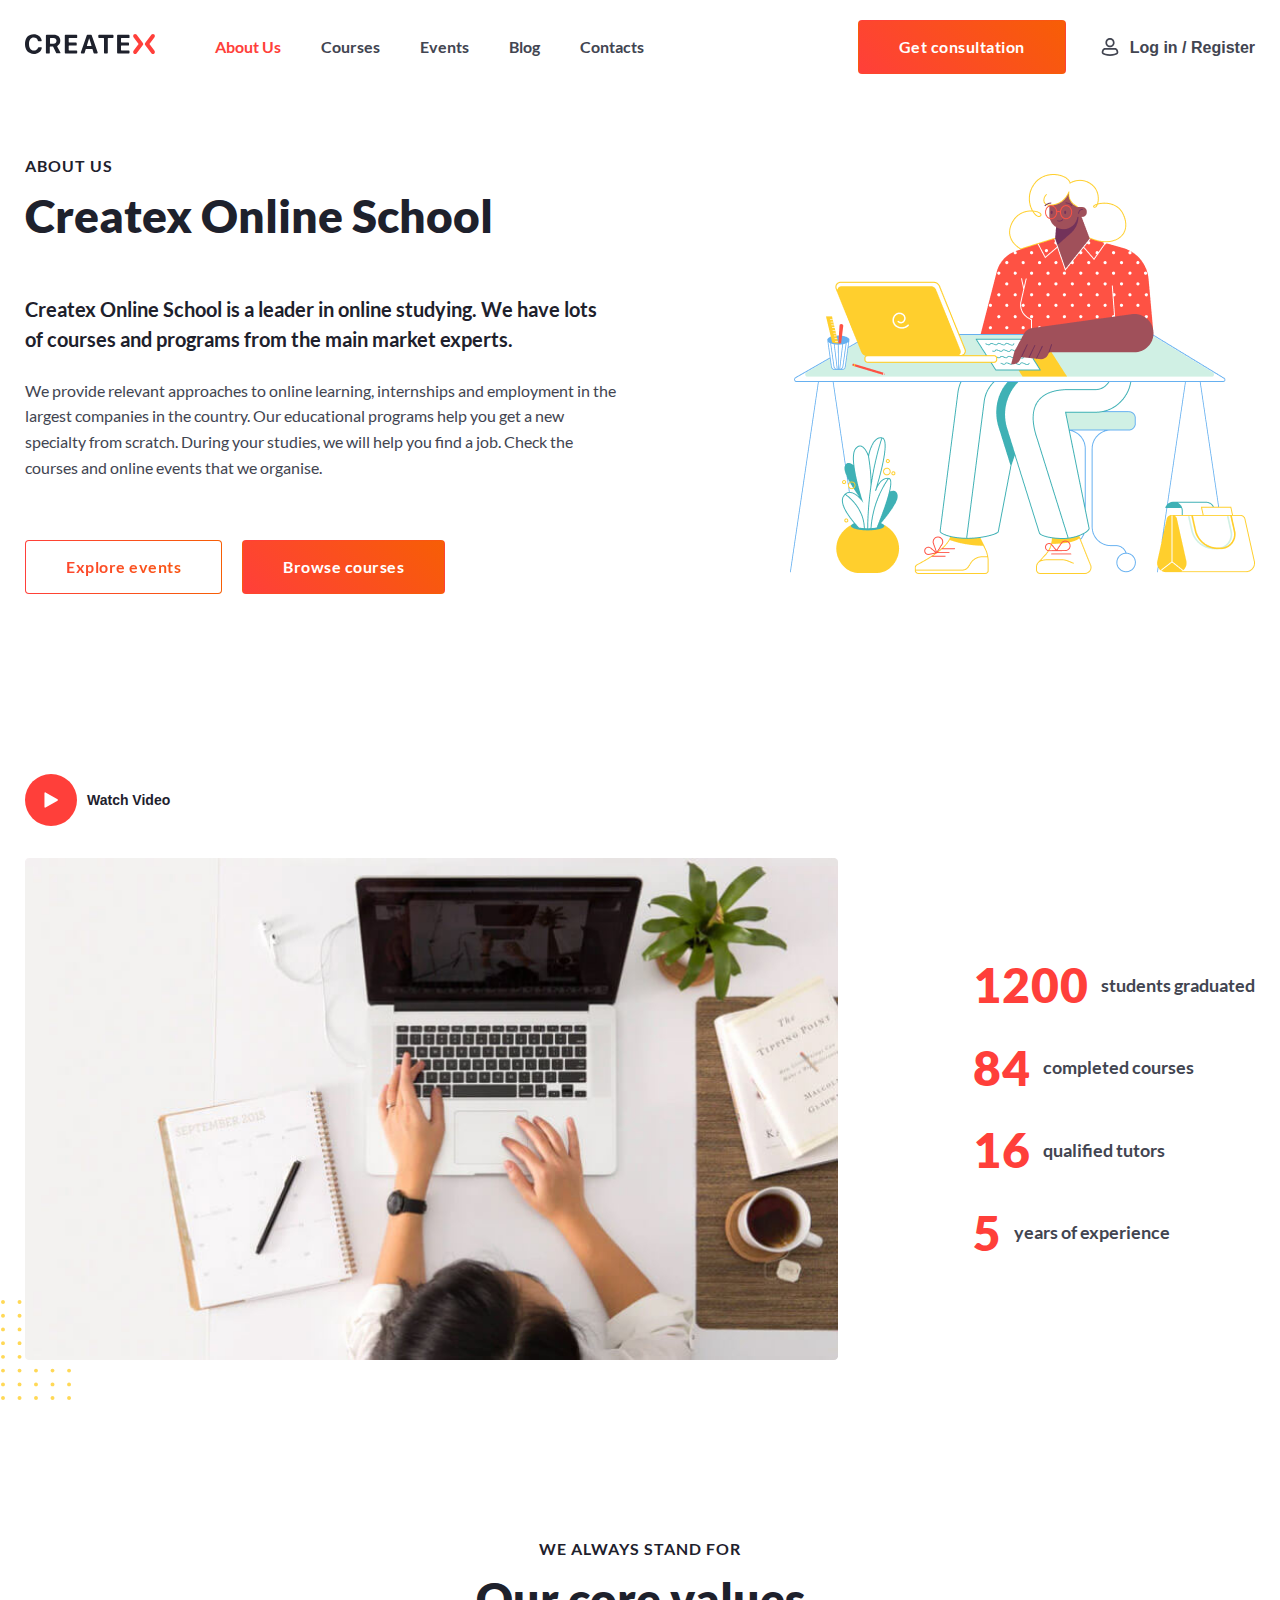
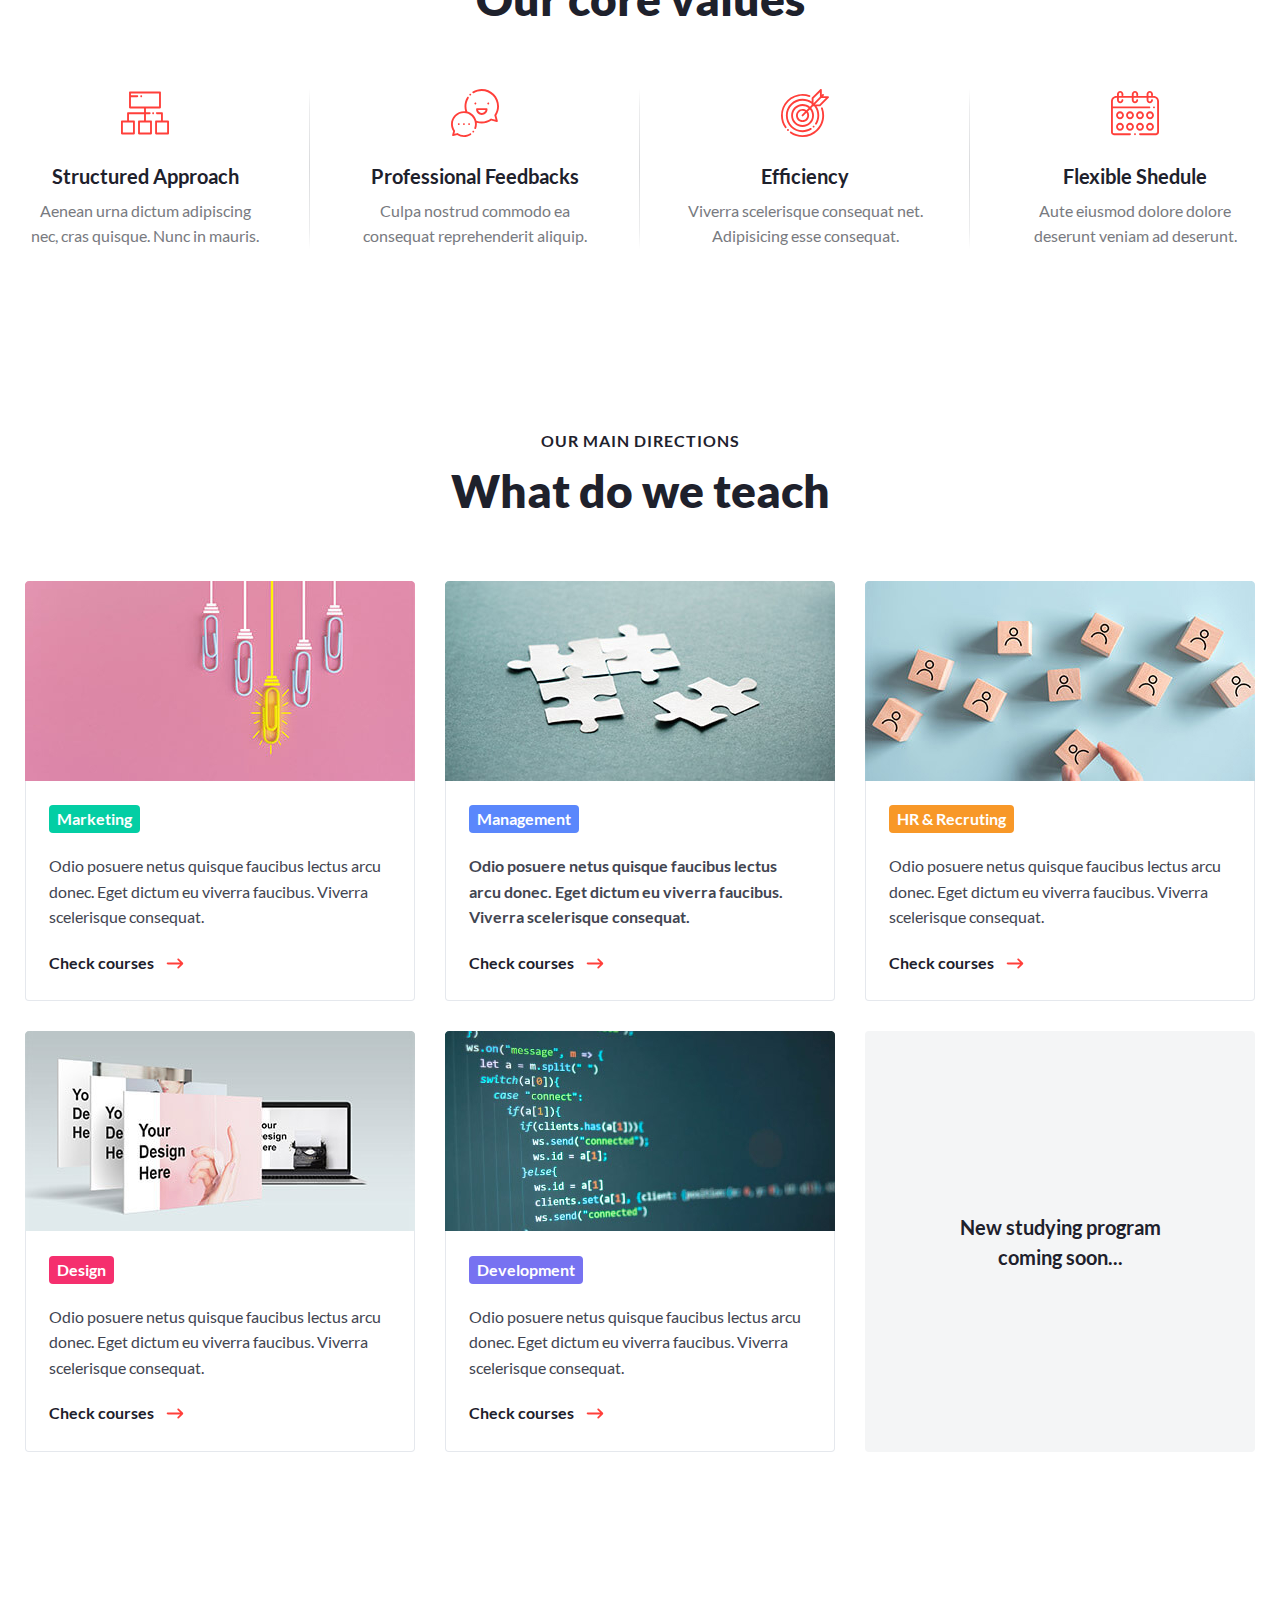
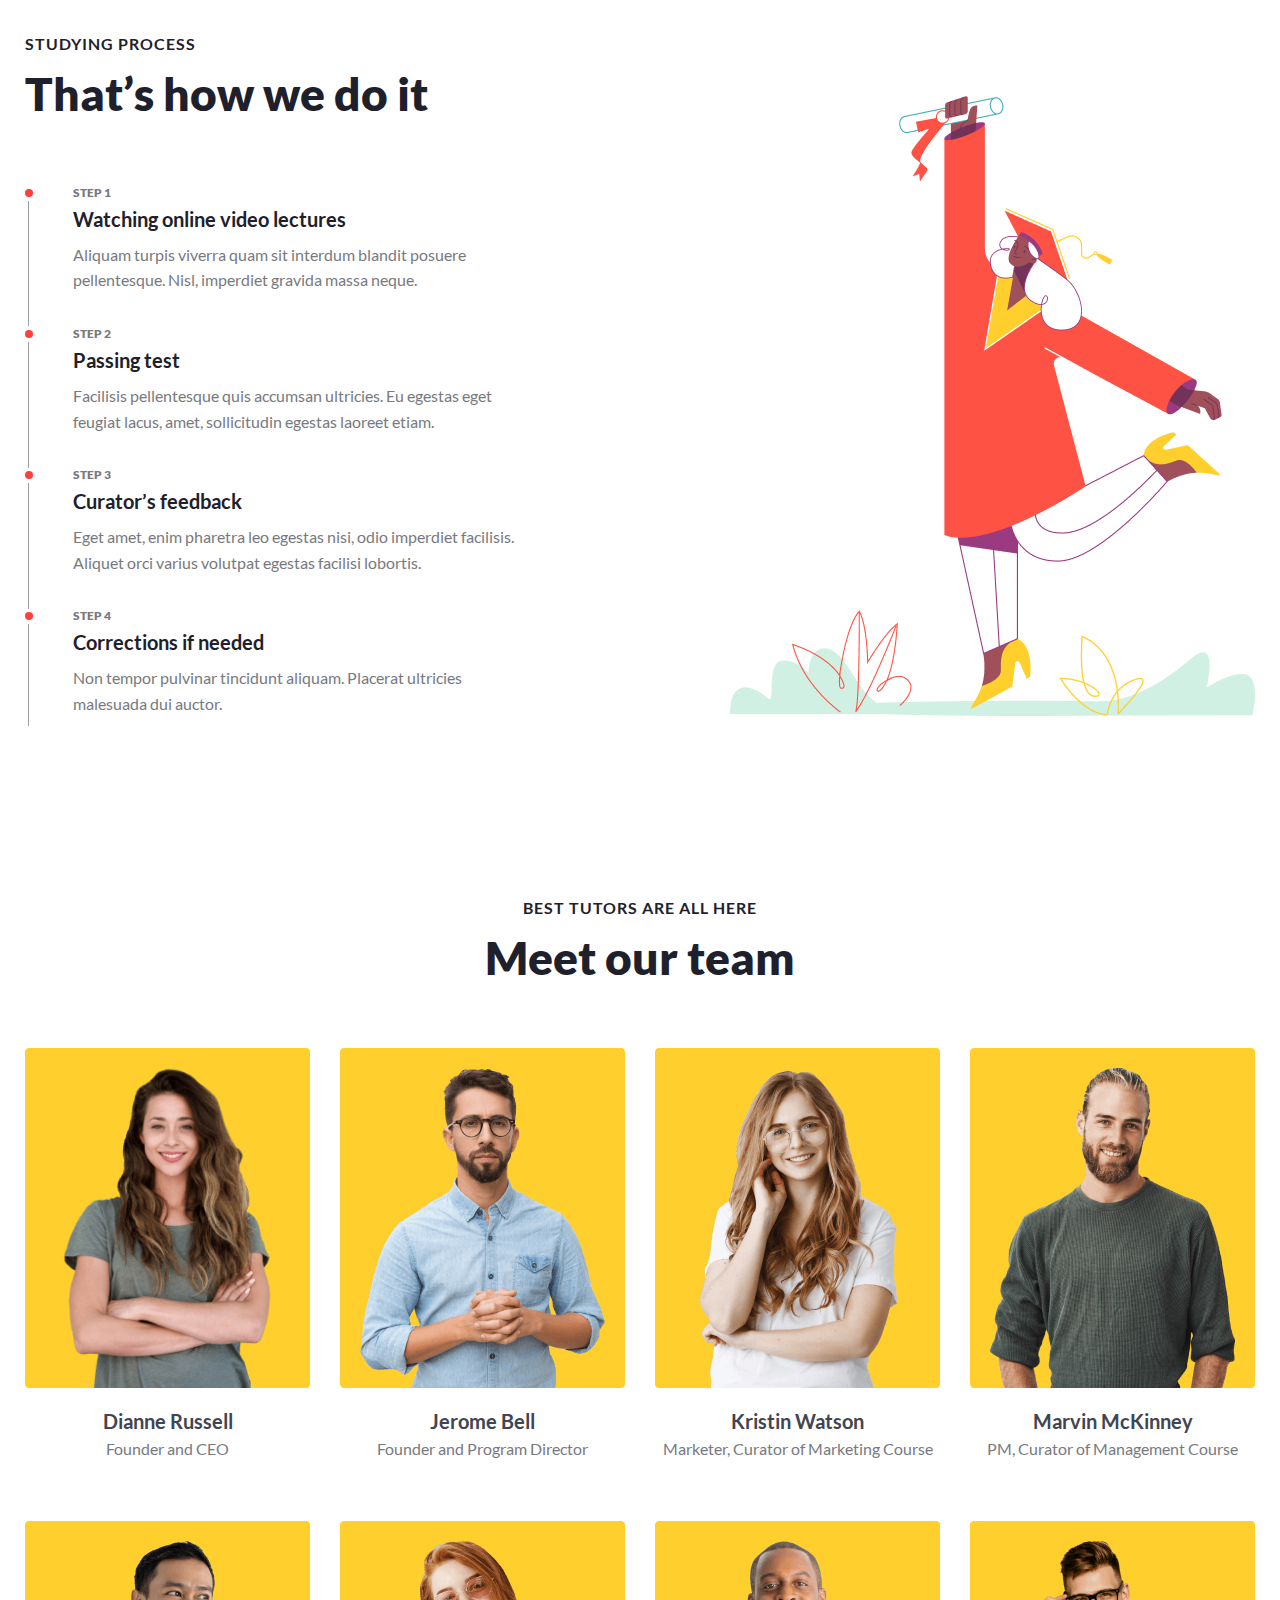
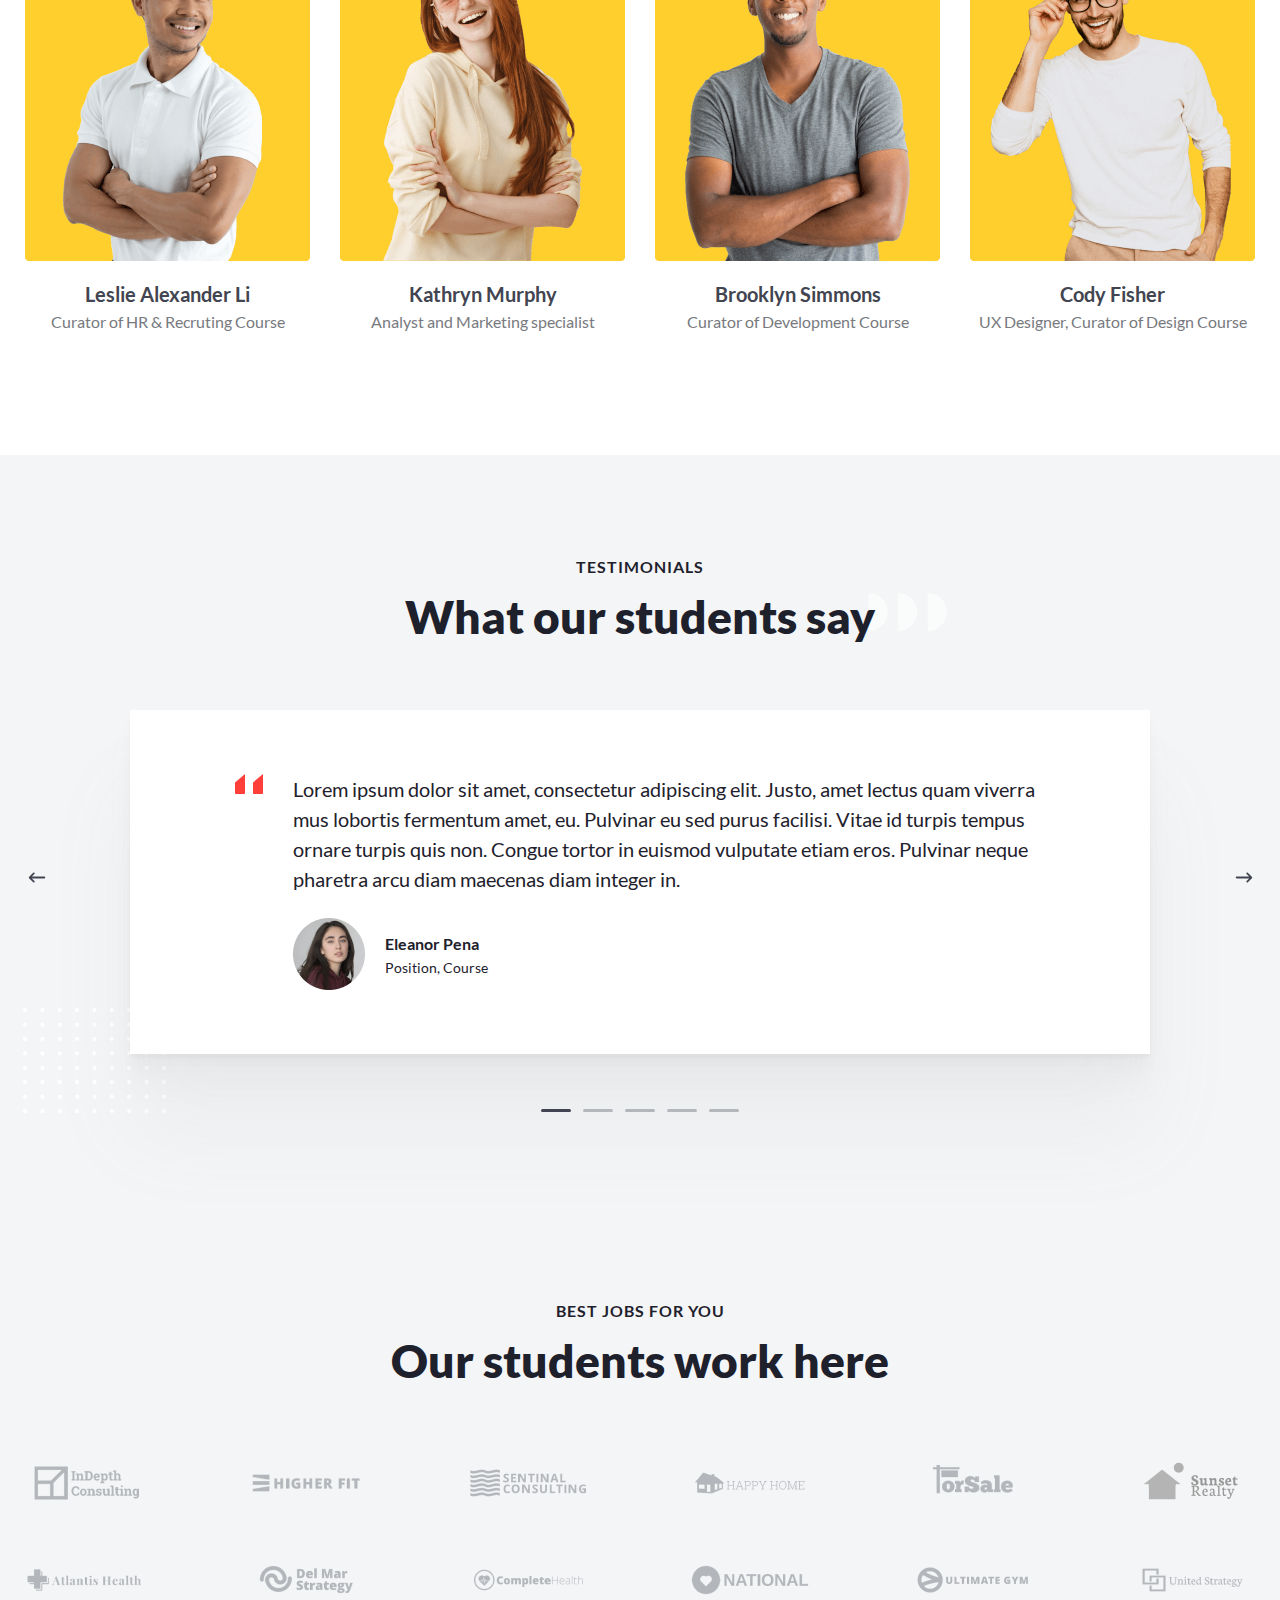
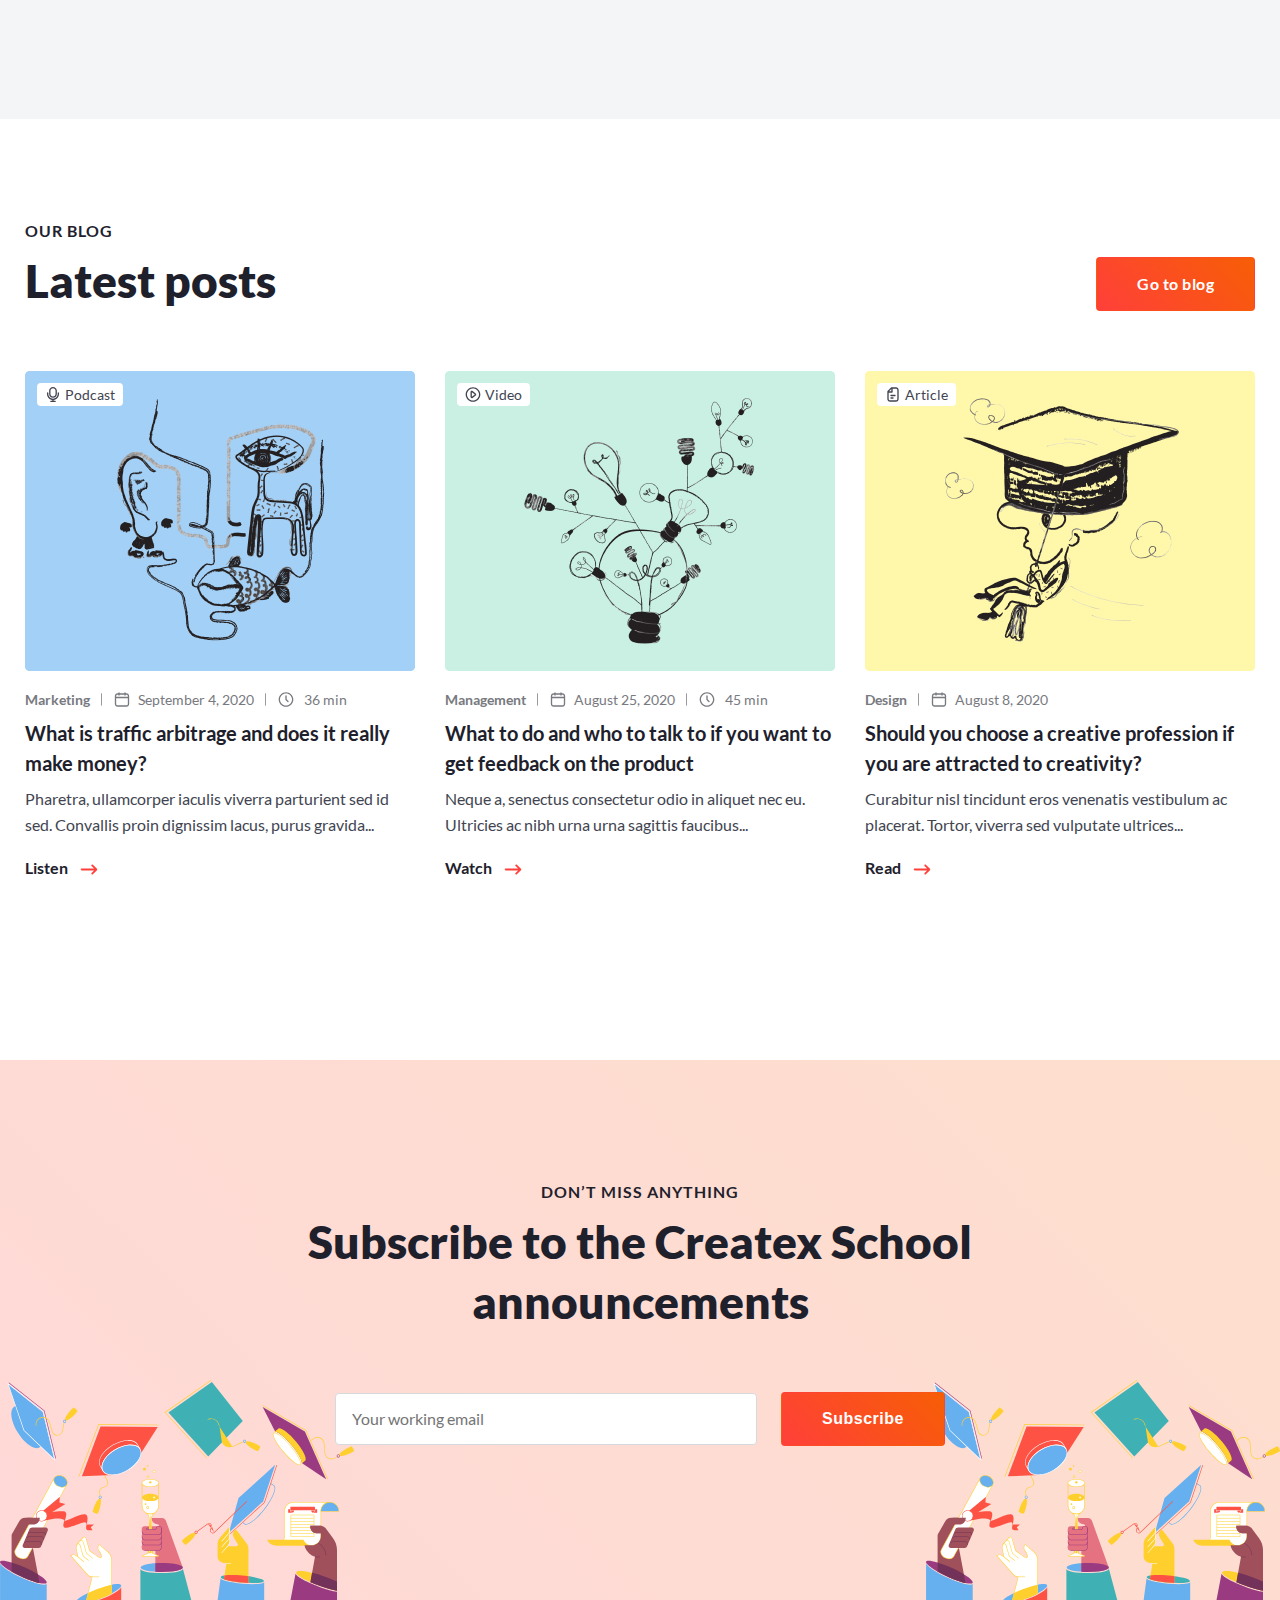
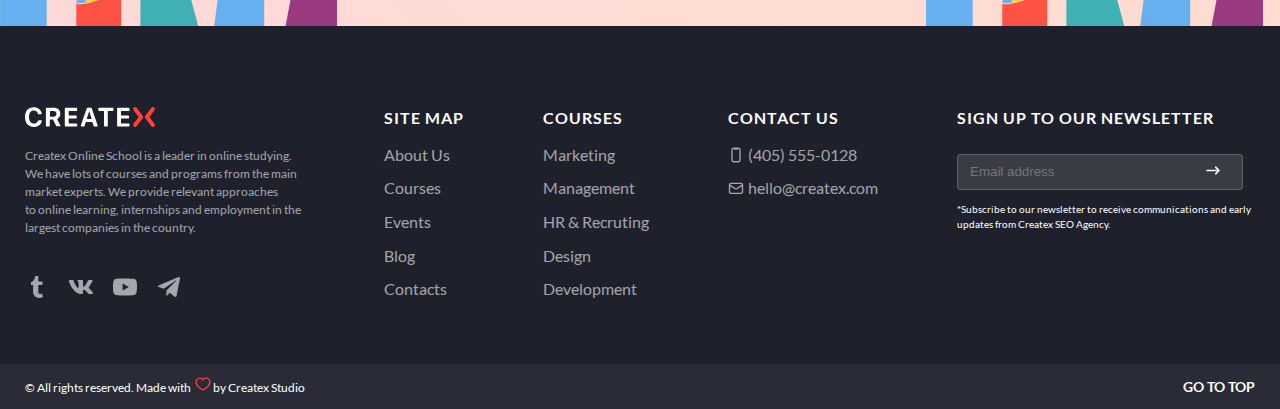
<file: aboutus.html>
<!DOCTYPE html>
<html lang="en">

<head>
    <meta charset="utf-8">
    <meta name="viewport" content="width=device-width,initial-scale=1">
    <title>About Us</title>
    <link href="css/style.css" rel="stylesheet">
</head>

<body class="page">
    <svg style="display: none">
        <symbol id="vk" viewBox="0 0 24 24">
            <g clip-path="url(#clip0_2491_3812)">
                <path
                    d="M19.915 13.028C19.527 12.538 19.638 12.32 19.915 11.882C19.92 11.877 23.123 7.451 23.453 5.95L23.455 5.949C23.619 5.402 23.455 5 22.662 5H20.038C19.37 5 19.062 5.345 18.897 5.731C18.897 5.731 17.561 8.929 15.671 11.002C15.061 11.601 14.779 11.793 14.446 11.793C14.282 11.793 14.027 11.601 14.027 11.054V5.949C14.027 5.293 13.84 5 13.287 5H9.161C8.742 5 8.493 5.306 8.493 5.591C8.493 6.213 9.438 6.356 9.536 8.106V11.903C9.536 12.735 9.385 12.888 9.05 12.888C8.158 12.888 5.993 9.677 4.71 6.002C4.451 5.289 4.198 5.001 3.525 5.001H0.9C0.151 5.001 0 5.346 0 5.732C0 6.414 0.892 9.805 4.148 14.285C6.318 17.343 9.374 19 12.154 19C13.825 19 14.029 18.632 14.029 17.999C14.029 15.077 13.878 14.801 14.715 14.801C15.103 14.801 15.771 14.993 17.331 16.468C19.114 18.217 19.407 19 20.405 19H23.029C23.777 19 24.156 18.632 23.938 17.906C23.439 16.379 20.067 13.238 19.915 13.028Z"
                    fill="curentColor" />
            </g>
            <defs>
                <clipPath id="clip0_2491_3812">
                    <rect width="24" height="24" fill="curentColor" />
                </clipPath>
            </defs>
        </symbol>
        <symbol id="whatsapp" viewBox="0 0 24 24">
            <path
                d="M22 11.7424C22 17.1231 17.6047 21.4849 12.1818 21.4849C10.4602 21.4849 8.84289 21.0449 7.43578 20.2727L2 22L3.77222 16.7729C2.87822 15.3049 2.36333 13.5831 2.36333 11.7424C2.36333 6.36178 6.75911 2 12.1818 2C17.6051 2 22 6.36178 22 11.7424ZM12.1818 3.55156C7.62978 3.55156 3.92711 7.226 3.92711 11.7424C3.92711 13.5347 4.51133 15.1944 5.49956 16.5447L4.46822 19.5867L7.64044 18.5784C8.94378 19.4342 10.5051 19.9333 12.182 19.9333C16.7333 19.9333 20.4367 16.2593 20.4367 11.7429C20.4367 7.22644 16.7336 3.55156 12.1818 3.55156ZM17.1398 13.9862C17.0791 13.8869 16.9189 13.8269 16.6784 13.7076C16.4376 13.5882 15.254 13.0102 15.034 12.9309C14.8133 12.8513 14.6524 12.8113 14.4922 13.0502C14.332 13.2893 13.8707 13.8269 13.73 13.9862C13.5896 14.146 13.4493 14.166 13.2084 14.0464C12.968 13.9271 12.1927 13.6747 11.2733 12.8613C10.558 12.2284 10.0749 11.4471 9.93444 11.2078C9.79422 10.9689 9.91978 10.8398 10.04 10.7209C10.1484 10.6138 10.2809 10.442 10.4011 10.3027C10.5218 10.1631 10.5618 10.0638 10.6416 9.90422C10.7222 9.74489 10.682 9.60556 10.6216 9.48578C10.5616 9.36644 10.0798 8.19133 9.87933 7.71311C9.67889 7.23533 9.47867 7.31489 9.338 7.31489C9.19778 7.31489 9.03711 7.29489 8.87667 7.29489C8.71622 7.29489 8.45533 7.35467 8.23467 7.59356C8.01422 7.83267 7.39267 8.41044 7.39267 9.58533C7.39267 10.7604 8.25467 11.8958 8.37533 12.0549C8.49556 12.214 10.0398 14.7038 12.4864 15.66C14.9333 16.6158 14.9333 16.2969 15.3747 16.2569C15.8156 16.2171 16.7982 15.6793 16.9996 15.122C17.1996 14.5638 17.1996 14.0858 17.1398 13.9862Z"
                fill="curentColor" />
        </symbol>
        <symbol id="telegram" viewBox="0 0 24 24">
            <path
                d="M9.63262 15.1813L9.2687 20.7653C9.78938 20.7653 10.0149 20.5213 10.2853 20.2283L12.7264 17.6833L17.7847 21.7243C18.7124 22.2883 19.366 21.9913 19.6163 20.7933L22.9365 3.8214L22.9374 3.8204C23.2317 2.3244 22.4415 1.73941 21.5377 2.1064L2.02135 10.2574C0.689406 10.8214 0.709573 11.6314 1.79493 11.9984L6.78447 13.6913L18.3742 5.78039C18.9196 5.38639 19.4155 5.60439 19.0076 5.99839L9.63262 15.1813Z"
                fill="curentColor" />
        </symbol>
        <symbol id="tumblr" viewBox="0 0 24 24">
            <path
                d="M18 21.7112L16.9929 18.5716C16.6003 18.7678 15.8554 18.9373 15.306 18.9557H15.228C13.6311 18.9557 13.3183 17.6998 13.3046 16.7822V9.93475H17.5054V6.6045H13.32V1H10.2557C10.2051 1 10.1169 1.04675 10.1049 1.16408C9.93171 2.881 9.16371 5.89042 6 7.094V9.93475H8.10514V17.1233C8.10514 19.557 9.79371 23 14.232 23L14.2226 22.9982H14.3777C15.9086 22.9707 17.6203 22.2942 18 21.7112Z"
                fill="curentColor" />
        </symbol>
        <symbol id="youtube" viewBox="0 0 24 18">
            <path fill-rule="evenodd" clip-rule="evenodd"
                d="M21.3903 1.11358C22.4182 1.39044 23.2288 2.20086 23.5055 3.22899C24.0197 5.10691 23.9999 9.02132 23.9999 9.02132C23.9999 9.02132 23.9999 12.9158 23.5057 14.7939C23.2288 15.8218 22.4184 16.6324 21.3903 16.9091C19.5122 17.4035 12 17.4035 12 17.4035C12 17.4035 4.50731 17.4035 2.60961 16.8895C1.58148 16.6127 0.771054 15.802 0.4942 14.7741C0 12.9158 0 9.00154 0 9.00154C0 9.00154 0 5.10691 0.4942 3.22899C0.770871 2.20104 1.60125 1.37066 2.60943 1.09399C4.48753 0.599609 11.9998 0.599609 11.9998 0.599609C11.9998 0.599609 19.5122 0.599609 21.3903 1.11358ZM15.8549 9.00158L9.60788 12.5996V5.40355L15.8549 9.00158Z"
                fill="curentColor" />
        </symbol>
        <symbol id="google" viewBox="0 0 24 24">
            <path
                d="M12.2111 10.5028H22.0865C22.1955 11.1112 22.25 11.6924 22.25 12.2463C22.25 14.2169 21.8368 15.9763 21.0105 17.5246C20.1841 19.0729 19.0059 20.2829 17.4757 21.1547C15.9456 22.0264 14.1908 22.4623 12.2111 22.4623C10.7854 22.4623 9.42785 22.1876 8.13837 21.6382C6.84889 21.0888 5.73649 20.3465 4.80116 19.4111C3.86584 18.4758 3.12348 17.3634 2.57409 16.0739C2.0247 14.7844 1.75 13.4269 1.75 12.0012C1.75 10.5755 2.0247 9.21789 2.57409 7.92841C3.12348 6.63893 3.86584 5.52653 4.80116 4.5912C5.73649 3.65587 6.84889 2.91352 8.13837 2.36413C9.42785 1.81473 10.7854 1.54004 12.2111 1.54004C14.9354 1.54004 17.2737 2.45266 19.2261 4.27791L16.3792 7.01579C15.2623 5.93517 13.8729 5.39486 12.2111 5.39486C11.0397 5.39486 9.95681 5.68998 8.96246 6.28024C7.96811 6.87049 7.18034 7.67188 6.59917 8.68439C6.018 9.6969 5.72741 10.8025 5.72741 12.0012C5.72741 13.1998 6.018 14.3054 6.59917 15.3179C7.18034 16.3305 7.96811 17.1318 8.96246 17.7221C9.95681 18.3123 11.0397 18.6075 12.2111 18.6075C13.0012 18.6075 13.7276 18.4985 14.3905 18.2806C15.0534 18.0626 15.5983 17.7902 16.0251 17.4633C16.4519 17.1364 16.8242 16.7641 17.142 16.3463C17.4599 15.9286 17.6937 15.5336 17.8435 15.1613C17.9934 14.789 18.0955 14.4348 18.15 14.0988H12.2111V10.5028Z"
                fill="curentColor" />
        </symbol>
        <symbol id="github" viewBox="0 0 24 24">
            <path
                d="M15.7 23.0001C15.1 23.0001 14.7 22.6001 14.7 22.0001V17.7001C14.7 16.9001 14.7 16.9001 14.4 16.6001C14.1 16.3001 14 15.9001 14.2 15.6001C14.3 15.2001 14.7 15.0001 15 14.9001C17.8 14.6001 20.4 13.7001 20.4 9.20008C20.4 8.10008 20 7.10008 19.2 6.30008C18.9 6.00008 18.8 5.60008 19 5.20008C19.2 4.70008 19.3 4.30008 19.3 3.80008C19.3 3.50008 19.3 3.30008 19.2 3.00008C18.7 3.10008 17.8 3.40008 16.5 4.20008C16.3 4.30008 16 4.40008 15.7 4.30008C13.5 3.80008 11.3 3.80008 9.09996 4.30008C8.79996 4.40008 8.59996 4.30008 8.29996 4.20008C6.79996 3.40008 5.89996 3.10008 5.39996 3.00008C5.39996 3.30008 5.29996 3.60008 5.29996 3.80008C5.29996 4.30008 5.39996 4.80008 5.59996 5.20008C5.69996 5.60008 5.59996 6.00008 5.39996 6.30008C4.99996 6.70008 4.69996 7.20008 4.49996 7.70008C4.29996 8.20008 4.19996 8.70008 4.19996 9.30008C4.19996 13.5001 6.39996 14.6001 9.59996 15.0001C9.99996 15.0001 10.3 15.3001 10.4 15.7001C10.5 16.1001 10.4 16.5001 10.2 16.7001C9.89996 17.0001 9.89996 17.2001 9.89996 18.1001V19.8001V19.9001V22.1001C9.89996 22.7001 9.49996 23.1001 8.89996 23.1001C8.29996 23.1001 7.89996 22.7001 7.89996 22.1001V21.1001C4.89996 21.5001 3.69996 19.8001 2.79996 18.6001C2.39996 18.1001 2.09996 17.6001 1.79996 17.5001C1.29996 17.4001 0.899959 16.8001 1.09996 16.3001C1.29996 15.8001 1.79996 15.4001 2.29996 15.6001C3.29996 15.9001 3.89996 16.7001 4.49996 17.5001C5.29996 18.6001 5.99996 19.6001 7.89996 19.2001V18.3001C7.89996 17.9001 7.79996 17.4001 7.89996 16.8001C5.09996 16.2001 2.19996 14.6001 2.19996 9.40008C2.19996 8.60008 2.39996 7.80008 2.69996 7.10008C2.89996 6.60008 3.19996 6.00008 3.59996 5.60008C3.49996 5.10008 3.39996 4.60008 3.39996 4.00008C3.39996 3.20008 3.59996 2.50008 3.89996 1.80008C3.99996 1.30008 4.19996 1.10008 4.49996 1.10008C4.79996 1.00008 6.19996 0.800076 8.89996 2.40008C11.1 1.90008 13.4 1.90008 15.6 2.40008C18.3 0.800076 19.6 1.00008 20 1.10008C20.3 1.20008 20.5 1.40008 20.6 1.60008C21 2.30008 21.1 3.00008 21.2 3.80008C21.2 4.30008 21.2 4.90008 21 5.40008C21.9 6.50008 22.4 7.80008 22.4 9.20008C22.4 14.5001 19.4 16.1001 16.7 16.7001C16.8 17.0001 16.8 17.4001 16.7 17.7001V22.0001C16.7 22.6001 16.2 23.0001 15.7 23.0001Z"
                fill="curentColor" />
        </symbol>
        <symbol id="behance" viewBox="0 0 24 24">
            <g clip-path="url(#clip0_2491_3802)">
                <path
                    d="M12.3652 15.1437C12.3652 13.1724 11.486 11.7153 9.66971 11.1692C10.9949 10.4961 11.6861 9.47637 11.6861 7.8902C11.6861 4.76268 9.49368 4 6.96423 4H0V19.7027H7.15926C9.84374 19.7027 12.3652 18.3341 12.3652 15.1437ZM3.24657 6.68058H6.29311C7.46432 6.68058 8.51851 7.03045 8.51851 8.47475C8.51851 9.8081 7.69836 10.3446 6.53816 10.3446H3.24657V6.68058ZM3.24557 17.036V12.7116H6.7842C8.21345 12.7116 9.11761 13.3452 9.11761 14.9538C9.11761 16.54 8.03842 17.036 6.71719 17.036H3.24557Z"
                    fill="curentColor" />
                <path
                    d="M18.7993 20C21.3537 20 23.008 18.7765 23.8041 16.1759H21.2117C20.9326 17.1466 19.7824 17.6597 18.8903 17.6597C17.169 17.6597 16.2648 16.5877 16.2648 14.7658H23.9792C24.2232 11.1198 22.3189 8.01257 18.7983 8.01257C15.5387 8.01257 13.3263 10.6174 13.3263 14.0297C13.3263 17.5711 15.4227 20 18.7993 20ZM18.7073 10.3721C20.1825 10.3721 20.9246 11.2937 21.0487 12.8009H16.2688C16.3658 11.3065 17.299 10.3721 18.7073 10.3721Z"
                    fill="curentColor" />
                <path d="M15.6701 4.82507H21.6591V6.37177H15.6701V4.82507Z" fill="curentColor" />
            </g>
            <defs>
                <clipPath id="clip0_2491_3802">
                    <rect width="24" height="24" ffill="curentColor" />
                </clipPath>
            </defs>
        </symbol>
    </svg>
    <div class="page__background page__background--header">
        <header class="container">
            <nav class="navigation">
                <a class="navigation__logo" href="index.html">
                    <img src="images/logo.svg" width="130" height="22" alt="">
                </a>
                <ul class="navigation__list site-list">
                    <li class="navigation__item">
                        <a class="navigation__link navigation__link--active" href="#">About Us</a>
                    </li>
                    <li class="navigation__item">
                        <a class="navigation__link" href="courses.html">Courses</a>
                    </li>
                    <li class="navigation__item">
                        <a class="navigation__link" href="events.html">Events</a>
                    </li>
                    <li class="navigation__item">
                        <a class="navigation__link" href="blog.html">Blog</a>
                    </li>
                    <li class="navigation__item">
                        <a class="navigation__link" href="contacts.html">Contacts</a>
                    </li>
                </ul>
                <ul class="navigation-user site-list">
                    <li class="navigation-user__item">
                        <a class="button button__solid button__solid--large" href="#">
                            <span class="text text--large">Get consultation</span>
                        </a>
                    </li>
                    <li class="navigation-user__item">
                        <button class="navigation-user__link" id="openPopup" type="button">Log in / Register</button>
                    </li>
                </ul>
            </nav>
        </header>
    </div>
    <main class="main-inner">
        <section class="aboutus container padding-start--80">
            <div class="aboutus__description">
                <div class="display-title">
                    <h5 class="title-h6">About us</h5>
                    <h2 class="title-h1">Createx Online School</h2>
                </div>
                <h5 class="aboutus__title lead-bold">Createx Online School is a leader in online studying. We have lots
                    of courses and programs from
                    the main market experts.</h5>
                <p class="aboutus__text">We provide relevant approaches to online learning, internships and
                    employment in the largest
                    companies in the country. Our educational programs help you get a new specialty from scratch.
                    During your studies, we will help you find a job. Check the courses and online events that we
                    organise.</p>
                <div class="description__buttons padding-start--60">
                    <a class="button button__outline button__outline--large" href="events.html">
                        <span class="text text--large">Explore events</span>
                    </a>
                    <a class="button button__solid button__solid--large" href="courses.html">
                        <span class="text text--large">Browse courses</span>
                    </a>
                </div>
            </div>
            <img src="images/aboutus-image.png" width="465" height="400" alt="">
        </section>
        <section class="container padding-start--180">
            <button class="play__button play__button--small" type="button">
                <span class="text">Watch Video</span>
            </button>
            <div class="page__video">
                <img class="image--contain" src="images/video-image.jpg" width="705" height="560" alt="">
                <div class="video__statistics">
                    <ul class="video__statistics__list site-list">
                        <li class="video__statistics__item">
                            <h3 class="video__statistics__title display-4">1200</h3>
                            <p class="video__statistics__text large-bold">Students graduated</p>
                        </li>
                        <li class="video__statistics__item">
                            <h3 class="video__statistics__title display-4">84</h3>
                            <p class="video__statistics__text large-bold">Completed courses</p>
                        </li>
                        <li class="video__statistics__item">
                            <h3 class="video__statistics__title display-4">16</h3>
                            <p class="video__statistics__text large-bold">Qualified tutors</p>
                        </li>
                        <li class="video__statistics__item">
                            <h3 class="video__statistics__title display-4">5</h3>
                            <p class="video__statistics__text large-bold">Years of experience</p>
                        </li>
                    </ul>
                </div>
            </div>
        </section>
        <div class="page__background page__background--values">
            <section class="values container">
                <div class="display-title display-title--center">
                    <h5 class="title-h6">We always stand for</h5>
                    <h2 class="title-h1">Our core values</h2>
                </div>
                <ul class="values__list site-list padding-start--60">
                    <li class="values__item">
                        <h4 class="value__title lead-bold icon--values-structure">Structured Approach</h4>
                        <p class="value__text">Aenean urna dictum adipiscing nec, cras quisque. Nunc in
                            mauris.</p>
                    </li>
                    <li class="values__item">
                        <h4 class="value__title lead-bold icon-values-chat">Professional Feedbacks</h4>
                        <p class="value__text">Culpa nostrud commodo ea consequat reprehenderit aliquip.</p>
                    </li>
                    <li class="values__item">
                        <h4 class="value__title lead-bold icon-values-target">Efficiency</h4>
                        <p class="value__text">Viverra scelerisque consequat net. Adipisicing esse
                            consequat.</p>
                    </li>
                    <li class="values__item">
                        <h4 class="value__title lead-bold icon-values-calendar">Flexible Shedule</h4>
                        <p class="value__text">Aute eiusmod dolore dolore deserunt veniam ad deserunt.</p>
                    </li>
                </ul>
            </section>
            <section class="directions container padding-start--180">
                <div class="display-title display-title--center">
                    <h5 class="title-h6">our main directions</h5>
                    <h2 class="title-h1">What do we teach</h2>
                </div>
                <ul class="cards cards--directions site-list padding-start--60">
                    <li class="cards__item">
                        <img class="image__contain" src="images/image-directions_1.jpg">
                        <div class="cards__content">
                            <p class="cards__badge base-bold badge--green">Marketing</p>
                            <p class="cards__description">Odio posuere netus quisque faucibus lectus arcu donec. Eget
                                dictum
                                eu viverra faucibus. Viverra scelerisque consequat.</p>
                            <a class="cards__link base-bold" href="courses.html">Check courses</a>
                        </div>
                    </li>
                    <li class="cards__item base-bold">
                        <img class="image__contain" src="images/image-directions_2.jpg">
                        <div class="cards__content">
                            <p class="cards__badge badge--blue">Management</p>
                            <p class="cards__description">Odio posuere netus quisque faucibus lectus arcu donec. Eget
                                dictum
                                eu viverra faucibus. Viverra scelerisque consequat.</p>
                            <a class="cards__link base-bold" href="courses.html">Check courses</a>
                        </div>
                    </li>
                    <li class="cards__item">
                        <img class="image__contain" src="images/image-directions_3.jpg">
                        <div class="cards__content">
                            <p class="cards__badge base-bold badge--orange">HR & Recruting</p>
                            <p class="cards__description">Odio posuere netus quisque faucibus lectus arcu donec. Eget
                                dictum
                                eu viverra faucibus. Viverra scelerisque consequat.</p>
                            <a class="cards__link base-bold" href="courses.html">Check courses</a>
                        </div>
                    </li>
                    <li class="cards__item">
                        <img class="image__contain" src="images/image-directions_4.jpg">
                        <div class="cards__content">
                            <p class="cards__badge base-bold badge--pink">Design</p>
                            <p class="cards__description">Odio posuere netus quisque faucibus lectus arcu donec. Eget
                                dictum
                                eu viverra faucibus. Viverra scelerisque consequat.</p>
                            <a class="cards__link base-bold" href="courses.html">Check courses</a>
                        </div>
                    </li>
                    <li class="cards__item">
                        <img class="image__contain" src="images/image-directions_5.jpg">
                        <div class="cards__content">
                            <p class="cards__badge base-bold badge--purple">Development</p>
                            <p class="cards__description">Odio posuere netus quisque faucibus lectus arcu donec. Eget
                                dictum
                                eu viverra faucibus. Viverra scelerisque consequat.</p>
                            <a class="cards__link base-bold" href="courses.html">Check courses</a>
                        </div>
                    </li>
                    <li class="cards__item cards__item--coming-soon">
                        <p class="lead-bold">New studying program coming soon...</p>
                    </li>
                </ul>
            </section>
            <section class="process container padding-start--180">
                <div class="process__description">
                    <div class="display-title">
                        <h5 class="title-h6">Studying process</h5>
                        <h2 class="title-h1">That’s how we do it</h2>
                    </div>
                    <ul class="process__list site-list padding-start--60">
                        <li class="process__item">
                            <div class="process__content process__content--line">
                                <h6 class="process__step">STEP 1</h6>
                                <h4 class="process__title">Watching online video lectures</h4>
                                <p class="process__text">Aliquam turpis viverra quam sit interdum blandit
                                    posuere
                                    pellentesque. Nisl, imperdiet
                                    gravida massa neque.</p>
                            </div>
                        </li>
                        <li class="process__item">
                            <div class="process__content process__content--line">
                                <h6 class="process__step">STEP 2</h6>
                                <h4 class="process__title">Passing test</h4>
                                <p class="process__text">Facilisis pellentesque quis accumsan ultricies. Eu
                                    egestas eget feugiat lacus, amet, sollicitudin egestas laoreet etiam.</p>
                            </div>
                        </li>
                        <li class="process__item">
                            <div class="process__content process__content--line">
                                <h6 class="process__step">STEP 3</h6>
                                <h4 class="process__title">Curator’s feedback</h4>
                                <p class="process__text">Eget amet, enim pharetra leo egestas nisi, odio
                                    imperdiet
                                    facilisis. Aliquet orci varius volutpat egestas facilisi lobortis.</p>
                            </div>
                        </li>
                        <li class="process__item">
                            <div class="process__content process__content--line">
                                <h6 class="process__step">STEP 4</h6>
                                <h4 class="process__title">Corrections if needed</h4>
                                <p class="process__text">Non tempor pulvinar tincidunt aliquam. Placerat
                                    ultricies
                                    malesuada dui auctor.</p>
                            </div>
                        </li>
                    </ul>
                </div>
                <img class="process__image image--cover" src="images/process-image.png" width="525" height="620">
            </section>
            <section class="container padding-start--180 padding-end--120">
                <div class="display-title display-title--center">
                    <h5 class="title-h6">Best tutors are all here</h5>
                    <h2 class="title-h1">Meet our team</h2>
                </div>
                <ul class="cards cards--team site-list padding-start--60">
                    <li class="cards__item ">
                        <div class="social">
                            <img class="cards__image image--contain" src="images/photo-team_1.jpg" width="285"
                                height="340" alt="">
                            <div class="social__click">
                                <div class="social__overlay">
                                    <ul class="social-group site-list">
                                        <li class="social__item">
                                            <a class="social__link" href="#" title="VK">
                                                <span class="visually-hidden">VK</span>
                                                <svg class="social__link--icons">
                                                    <use xlink:href="#vk"></use>
                                                </svg>
                                            </a>
                                        </li>
                                        <li class="social__item">
                                            <a class="social__link" href="#" title="WhatsApp">
                                                <span class="visually-hidden">WhatsApp</span>
                                                <svg class="social__link--icons">
                                                    <use xlink:href="#whatsapp"></use>
                                                </svg>
                                            </a>
                                        </li>
                                        <li class="social__item">
                                            <a class="social__link" href="#" title="Telegram">
                                                <span class="visually-hidden">Telegram</span>
                                                <svg class="social__link--icons">
                                                    <use xlink:href="#telegram"></use>
                                                </svg>
                                            </a>
                                        </li>
                                    </ul>
                                </div>
                            </div>
                        </div>
                        <h4 class="cards__title">Dianne Russell</h4>
                        <p class="cards__description">Founder and CEO</p>
                    </li>
                    <li class="cards__item">
                        <div class="social">
                            <img class="cards__image image--contain" src="images/photo-team_2.jpg" width="285"
                                height="340" alt="">
                            <div class="social__click">
                                <div class="social__overlay">
                                    <ul class="social-group site-list">
                                        <li class="social__item">
                                            <a class="social__link" href="#" title="VK">
                                                <span class="visually-hidden">VK</span>
                                                <svg class="social__link--icons">
                                                    <use xlink:href="#vk"></use>
                                                </svg>
                                            </a>
                                        </li>
                                        <li class="social__item">
                                            <a class="social__link" href="#" title="WhatsApp">
                                                <span class="visually-hidden">WhatsApp</span>
                                                <svg class="social__link--icons">
                                                    <use xlink:href="#whatsapp"></use>
                                                </svg>
                                            </a>
                                        </li>
                                        <li class="social__item">
                                            <a class="social__link" href="#" title="Telegram">
                                                <span class="visually-hidden">Telegram</span>
                                                <svg class="social__link--icons">
                                                    <use xlink:href="#telegram"></use>
                                                </svg>
                                            </a>
                                        </li>
                                    </ul>
                                </div>
                            </div>
                        </div>
                        <h4 class="cards__title">Jerome Bell</h4>
                        <p class="cards__description">Founder and Program Director</p>
                    </li>
                    <li class="cards__item">
                        <div class="social">
                            <img class="cards__image image--contain" src="images/photo-team_3.jpg" width="285"
                                height="340" alt="">
                            <div class="social__click">
                                <div class="social__overlay">
                                    <ul class="social-group site-list">
                                        <li class="social__item">
                                            <a class="social__link" href="#" title="VK">
                                                <span class="visually-hidden">VK</span>
                                                <svg class="social__link--icons">
                                                    <use xlink:href="#vk"></use>
                                                </svg>
                                            </a>
                                        </li>
                                        <li class="social__item">
                                            <a class="social__link" href="#" title="WhatsApp">
                                                <span class="visually-hidden">WhatsApp</span>
                                                <svg class="social__link--icons">
                                                    <use xlink:href="#whatsapp"></use>
                                                </svg>
                                            </a>
                                        </li>
                                        <li class="social__item">
                                            <a class="social__link" href="#" title="Telegram">
                                                <span class="visually-hidden">Telegram</span>
                                                <svg class="social__link--icons">
                                                    <use xlink:href="#telegram"></use>
                                                </svg>
                                            </a>
                                        </li>
                                    </ul>
                                </div>
                            </div>
                        </div>
                        <h4 class="cards__title">Kristin Watson</h4>
                        <p class="cards__description">Marketer, Curator of Marketing Course</p>
                    </li>
                    <li class="cards__item">
                        <div class="social">
                            <img class="cards__image image--contain" src="images/photo-team_4.jpg" width="285"
                                height="340" alt="">
                            <div class="social__click">
                                <div class="social__overlay">
                                    <ul class="social-group site-list">
                                        <li class="social__item">
                                            <a class="social__link" href="#" title="VK">
                                                <span class="visually-hidden">VK</span>
                                                <svg class="social__link--icons">
                                                    <use xlink:href="#vk"></use>
                                                </svg>
                                            </a>
                                        </li>
                                        <li class="social__item">
                                            <a class="social__link" href="#" title="WhatsApp">
                                                <span class="visually-hidden">WhatsApp</span>
                                                <svg class="social__link--icons">
                                                    <use xlink:href="#whatsapp"></use>
                                                </svg>
                                            </a>
                                        </li>
                                        <li class="social__item">
                                            <a class="social__link" href="#" title="Telegram">
                                                <span class="visually-hidden">Telegram</span>
                                                <svg class="social__link--icons">
                                                    <use xlink:href="#telegram"></use>
                                                </svg>
                                            </a>
                                        </li>
                                    </ul>
                                </div>
                            </div>
                        </div>
                        <h4 class="cards__title">Marvin McKinney</h4>
                        <p class="cards__description">PM, Curator of Management Course</p>
                    </li>
                    <li class="cards__item ">
                        <div class="social">
                            <img class="cards__image image--contain" src="images/photo-team_5.jpg" width="285"
                                height="340" alt="">
                            <div class="social__click">
                                <div class="social__overlay">
                                    <ul class="social-group site-list">
                                        <li class="social__item">
                                            <a class="social__link" href="#" title="VK">
                                                <span class="visually-hidden">VK</span>
                                                <svg class="social__link--icons">
                                                    <use xlink:href="#vk"></use>
                                                </svg>
                                            </a>
                                        </li>
                                        <li class="social__item">
                                            <a class="social__link" href="#" title="WhatsApp">
                                                <span class="visually-hidden">WhatsApp</span>
                                                <svg class="social__link--icons">
                                                    <use xlink:href="#whatsapp"></use>
                                                </svg>
                                            </a>
                                        </li>
                                        <li class="social__item">
                                            <a class="social__link" href="#" title="Telegram">
                                                <span class="visually-hidden">Telegram</span>
                                                <svg class="social__link--icons">
                                                    <use xlink:href="#telegram"></use>
                                                </svg>
                                            </a>
                                        </li>
                                    </ul>
                                </div>
                            </div>
                        </div>
                        <h4 class="cards__title">Leslie Alexander Li</h4>
                        <p class="cards__description">Curator of HR & Recruting Course</p>
                    </li>
                    <li class="cards__item">
                        <div class="social">
                            <img class="cards__image image--contain" src="images/photo-team_6.jpg" width="285"
                                height="340" alt="">
                            <div class="social__click">
                                <div class="social__overlay">
                                    <ul class="social-group site-list">
                                        <li class="social__item">
                                            <a class="social__link" href="#" title="VK">
                                                <span class="visually-hidden">VK</span>
                                                <svg class="social__link--icons">
                                                    <use xlink:href="#vk"></use>
                                                </svg>
                                            </a>
                                        </li>
                                        <li class="social__item">
                                            <a class="social__link" href="#" title="WhatsApp">
                                                <span class="visually-hidden">WhatsApp</span>
                                                <svg class="social__link--icons">
                                                    <use xlink:href="#whatsapp"></use>
                                                </svg>
                                            </a>
                                        </li>
                                        <li class="social__item">
                                            <a class="social__link" href="#" title="Telegram">
                                                <span class="visually-hidden">Telegram</span>
                                                <svg class="social__link--icons">
                                                    <use xlink:href="#telegram"></use>
                                                </svg>
                                            </a>
                                        </li>
                                    </ul>
                                </div>
                            </div>
                        </div>
                        <h4 class="cards__title">Kathryn Murphy</h4>
                        <p class="cards__description">Analyst and Marketing specialist</p>
                    </li>
                    <li class="cards__item">
                        <div class="social">
                            <img class="cards__image image--contain" src="images/photo-team_7.jpg" width="285"
                                height="340" alt="">
                            <div class="social__click">
                                <div class="social__overlay">
                                    <ul class="social-group site-list">
                                        <li class="social__item">
                                            <a class="social__link" href="#" title="VK">
                                                <span class="visually-hidden">VK</span>
                                                <svg class="social__link--icons">
                                                    <use xlink:href="#vk"></use>
                                                </svg>
                                            </a>
                                        </li>
                                        <li class="social__item">
                                            <a class="social__link" href="#" title="WhatsApp">
                                                <span class="visually-hidden">WhatsApp</span>
                                                <svg class="social__link--icons">
                                                    <use xlink:href="#whatsapp"></use>
                                                </svg>
                                            </a>
                                        </li>
                                        <li class="social__item">
                                            <a class="social__link" href="#" title="Telegram">
                                                <span class="visually-hidden">Telegram</span>
                                                <svg class="social__link--icons">
                                                    <use xlink:href="#telegram"></use>
                                                </svg>
                                            </a>
                                        </li>
                                    </ul>
                                </div>
                            </div>
                        </div>
                        <h4 class="cards__title">Brooklyn Simmons</h4>
                        <p class="cards__description">Curator of Development Course</p>
                    </li>
                    <li class="cards__item">
                        <div class="social">
                            <img class="cards__image image--contain" src="images/photo-team_8.jpg" width="285"
                                height="340" alt="">
                            <div class="social__click">
                                <div class="social__overlay">
                                    <ul class="social-group site-list">
                                        <li class="social__item">
                                            <a class="social__link" href="#" title="VK">
                                                <span class="visually-hidden">VK</span>
                                                <svg class="social__link--icons">
                                                    <use xlink:href="#vk"></use>
                                                </svg>
                                            </a>
                                        </li>
                                        <li class="social__item">
                                            <a class="social__link" href="#" title="WhatsApp">
                                                <span class="visually-hidden">WhatsApp</span>
                                                <svg class="social__link--icons">
                                                    <use xlink:href="#whatsapp"></use>
                                                </svg>
                                            </a>
                                        </li>
                                        <li class="social__item">
                                            <a class="social__link" href="#" title="Telegram">
                                                <span class="visually-hidden">Telegram</span>
                                                <svg class="social__link--icons">
                                                    <use xlink:href="#telegram"></use>
                                                </svg>
                                            </a>
                                        </li>
                                    </ul>
                                </div>
                            </div>
                        </div>
                        <h4 class="cards__title">Cody Fisher</h4>
                        <p class="cards__description">UX Designer, Curator of Design Course</p>
                    </li>
                </ul>
            </section>
        </div>
        <div class="page__background page__background--testimonials">
            <section class="main__testimonials container padding-start--100">
                <div class="display-title display-title--center">
                    <h5 class="title-h6">Testimonials</h5>
                    <h2 class="title-h1">What our students say</h2>
                </div>
                <div class="main__testimonials__wrap">
                    <ul class="main__testimonials__list site-list">
                        <li>
                            <blockquote class='quote lead-regular'>
                                <p>Lorem ipsum dolor sit amet, consectetur adipiscing elit. Justo, amet lectus quam
                                    viverra mus lobortis fermentum amet, eu. Pulvinar eu sed purus facilisi. Vitae id
                                    turpis tempus ornare turpis quis non. Congue tortor in euismod vulputate etiam eros.
                                    Pulvinar neque pharetra arcu diam maecenas diam integer in.</p>
                                <footer>
                                    <img class="testimonials__image" src="images/testimonials-image_1.png" width="72"
                                        height="72" alt="">
                                    <div class="quote__text">
                                        <p class="base-bold">Eleanor Pena</p>
                                        <p class="small-regular">Position, Course</p>
                                    </div>
                                </footer>
                            </blockquote>
                        </li>
                    </ul>
                    <div class="slider-controls">
                        <button class="slider-arrow arrow-prev" type="button" title="Preview"
                            aria-label="Preview"></button>
                        <button class="slider-arrow arrow-next" type="button" title="Next" aria-label="Next"></button>
                    </div>

                </div>
                <ol class="testimonials__pagination site-list">
                    <li><button class="testimonials__pagination__button testimonials__pagination--current" type="button"
                            aria-label=""></button></li>
                    <li><button class="testimonials__pagination__button" type="button" aria-label=""></button></li>
                    <li><button class="testimonials__pagination__button" type="button" aria-label=""></button></li>
                    <li><button class="testimonials__pagination__button" type="button" aria-label=""></button></li>
                    <li><button class="testimonials__pagination__button" type="button" aria-label=""></button></li>
                </ol>
            </section>
            <section class="companies container padding-start--180">
                <div class="display-title display-title--center">
                    <h5 class="title-h6">Best jobs for you</h5>
                    <h2 class="title-h1">Our students work here</h2>
                </div>
                <ul class="companies__list site-list padding-start--60 padding-end--100">
                    <li class="companies__item">
                        <img src="images/companies-logo_1.png" width="120" height="64" alt="">
                    </li>
                    <li class="companies__item">
                        <img src="images/companies-logo_2.png" width="120" height="64" alt="">
                    </li>
                    <li class="companies__item">
                        <img src="images/companies-logo_3.png" width="120" height="64" alt="">
                    </li>
                    <li class="companies__item">
                        <img src="images/companies-logo_4.png" width="120" height="64" alt="">
                    </li>
                    <li class="companies__item">
                        <img src="images/companies-logo_5.png" width="120" height="64" alt="">
                    </li>
                    <li class="companies__item">
                        <img src="images/companies-logo_6.png" width="120" height="64" alt="">
                    </li>
                    <li class="companies__item">
                        <img src="images/companies-logo_7.png" width="120" height="64" alt="">
                    </li>
                    <li class="companies__item">
                        <img src="images/companies-logo_8.png" width="120" height="64" alt="">
                    </li>
                    <li class="companies__item">
                        <img src="images/companies-logo_9.png" width="120" height="64" alt="">
                    </li>
                    <li class="companies__item">
                        <img src="images/companies-logo_10.png" width="120" height="64" alt="">
                    </li>
                    <li class="companies__item">
                        <img src="images/companies-logo_11.png" width="120" height="64" alt="">
                    </li>
                    <li class="companies__item">
                        <img src="images/companies-logo_12.png" width="120" height="64" alt="">
                    </li>
                </ul>
            </section>
        </div>
        <section class="main__blog container padding-start--100 padding-end--180">
            <div class="main__blog__header">
                <div class="display-title">
                    <h5 class="title-h6">Our blog</h5>
                    <h2 class="title-h1">Latest posts</h2>
                </div>
                <a class="button button__solid button__solid--large" href="/blog.html">
                    <span class="text text--large">Go to blog</span>
                </a>
            </div>
            <ul class="cards cards--posts site-list padding-start--60">
                <li class="cards__item">
                    <a href="blog-post.html"><img class="image--contain" src="images/blog-image_1.jpg" width="390" height="300" alt=""></a>
                    <span class="cards__badge small-regular cards__badge--podcast">Podcast</span>
                    <ul class="meta site-list">
                        <li class="meta__item small-bold">Marketing</li>
                        <li class="meta__item small-regular meta__item--date">September 4, 2020</li>
                        <li class="meta__item small-regular meta__item--duration">36 min</li>
                    </ul>
                    <a class="cards__title lead-bold" href="blog-post.html">What is traffic arbitrage and does it really
                        make money?</a>
                    <p class="cards__description">Pharetra, ullamcorper iaculis viverra parturient sed id sed. Convallis
                        proin dignissim lacus, purus gravida...</p>
                    <a class="cards__link" href="blog-post.html">Listen</a>
                </li>
                <li class="cards__item">
                    <a href="blog-post.html"><img class="image--contain" src="images/blog-image_2.jpg" width="390" height="300" alt=""></a>
                    <span class="cards__badge small-regular cards__badge--video">Video</span>
                    <ul class="meta site-list">
                        <li class="meta__item small-bold">Management</li>
                        <li class="meta__item small-regular meta__item--date">August 25, 2020</li>
                        <li class="meta__item small-regular meta__item--duration">45 min</li>
                    </ul>
                    <a class="cards__title lead-bold" href="blog-post.html">What to do and who to talk to if you want to
                        get feedback on the product</a>
                    <p class="cards__description">Neque a, senectus consectetur odio in aliquet nec eu. Ultricies ac
                        nibh urna urna sagittis faucibus...</p>
                    <a class="cards__link" href="blog-post.html">Watch</a>
                </li>
                <li class="cards__item">
                    <a href="blog-post.html"><img class="image--contain" src="images/blog-image_3.jpg" width="390" height="300" alt=""></a>
                    <span class="cards__badge small-regular cards__badge--article">Article</span>
                    <ul class="meta site-list">
                        <li class="meta__item small-bold">Design</li>
                        <li class="meta__item small-regular meta__item--date">August 8, 2020</li>
                    </ul>
                    <a class="cards__title lead-bold" href="blog-post.html">Should you choose a creative profession if
                        you are attracted to creativity?</a>
                    <p class="cards__description">Curabitur nisl tincidunt eros venenatis vestibulum ac placerat.
                        Tortor, viverra sed vulputate ultrices...</p>
                    <a class="cards__link" href="blog-post.html">Read</a>
                </li>
            </ul>
        </section>
    </main>
    <footer class="footer">
        <div class="footer__background footer__background--subscribe">
            <section class="subscribe container padding-start--120">
                <div class="display-title display-title--center">
                    <h5 class="title-h6">Don’t miss anything</h5>
                    <h2 class="title-h1">Subscribe to the Createx School announcements</h2>
                </div>
                <form class="form form--subscribe padding-start--60 padding-end--180" action="" method="post">
                    <div class="form__wrap">
                        <input class="newsletter-field" placeholder="Your working email" type="email"
                            name="newsletter-email" id="newsletter-email" required>
                        <button class="button button__solid button__solid--large" type="submit">
                            <span class="text text--large">Subscribe</span>
                        </button>
                    </div>
                </form>
            </section>
        </div>
        <div class="footer__background footer__background--content">
            <div class="main-footer container">
                <div class="footer__about">
                    <img class="footer__logo" src="images/footer-logo.svg" width="130" height="22" alt="">
                    <p>Createx Online School is a leader in online studying. We have lots of courses
                        and programs from the main market experts. We provide relevant approaches to online learning,
                        internships and employment in the largest companies in the country.</p>
                    <ul class="footer__social site-list">
                        <li class="social__item">
                            <a class="social__link" href="#" title="Tumblr">
                                <span class="visually-hidden">Tumblr</span>
                                <svg class="social__link--icons">
                                    <use xlink:href="#tumblr"></use>
                                </svg>
                            </a>
                        </li>
                        <li class="social__item">
                            <a class="social__link" href="#" title="Our VK group">
                                <span class="visually-hidden">Our VK group</span>
                                <svg class="social__link--icons">
                                    <use xlink:href="#vk"></use>
                                </svg>
                            </a>
                        </li>
                        <li class="social__item">
                            <a class="social__link" href="#" title="YouTube">
                                <span class="visually-hidden">YouTube</span>
                                <svg class="social__link--icons">
                                    <use xlink:href="#youtube"></use>
                                </svg>
                            </a>
                        </li>
                        <li class="social__item">
                            <a class="social__link" href="#" title="Telegram">
                                <span class="visually-hidden">Telegram</span>
                                <svg class="social__link--icons">
                                    <use xlink:href="#telegram"></use>
                                </svg>
                            </a>
                        </li>
                    </ul>
                </div>
                <ul class="footer__navigation site-list">
                    <li class="footer__column">
                        <h2 class="navigation__title">Site map</h2>
                        <ul class="column__navigation site-list">
                            <li class="column__item">
                                <a class="column__link" href="aboutus.html">About Us</a>
                            </li>
                            <li class="column__item">
                                <a class="column__link" href="courses.html">Courses</a>
                            </li>
                            <li class="column__item">
                                <a class="column__link" href="events.html">Events</a>
                            </li>
                            <li class="column__item">
                                <a class="column__link" href="blog.html">Blog</a>
                            </li>
                            <li class="column__item">
                                <a class="column__link" href="contacts.html">Contacts</a>
                            </li>
                        </ul>
                    </li>
                    <li class="navigation__column">
                        <h2 class="navigation__title">Courses</h2>
                        <ul class="column__navigation site-list">
                            <li class="column__item">
                                <a class="column__link" href="courses.html">Marketing</a>
                            </li>
                            <li class="column__-item">
                                <a class="column__link" href="courses.html">Management</a>
                            </li>
                            <li class="column__item">
                                <a class="column__link" href="courses.html">HR & Recruting</a>
                            </li>
                            <li class="column__item">
                                <a class="column__link" href="courses.html">Design</a>
                            </li>
                            <li class="column__item">
                                <a class="column__link" href="courses.html">Development</a>
                            </li>
                        </ul>
                    </li>
                    <li class="navigation__column">
                        <h2 class="navigation__title">Contact us</h2>
                        <ul class="column__navigation site-list">
                            <li class="column__item">
                                <a class="column__link link__icon icon--phone" href="#">(405) 555-0128</a>
                            </li>
                            <li class="column__-item">
                                <a class="column__link link__icon icon--mail" href="#">hello@createx.com</a>
                            </li>
                        </ul>
                    </li>
                    <li class="navigation__column">
                        <h2 class="navigation__title">Sign up to our newsletter</h2>
                        <form class="footer__form" action="" method="post">
                            <input class="footer__field" placeholder="Email address" type="email"
                                name="newsletter-email" id="newsletter-email" data-lpignore="true" required>
                            <button class="footer__button" type="submit">
                                <span class="visually-hidden">Submit</span>
                            </button>
                        </form>
                        <p class="footer__small-text">*Subscribe to our newsletter to receive communications and early
                            updates from Createx SEO Agency.</p>
                    </li>
                </ul>
            </div>
            <div class="footer__background footer__background--copyright">
                <section class="copyright container">
                    <p>© All rights reserved. Made with<span class="icon-heart"></span> by Createx Studio</p>
                    <a class="gototop" href="#">Go to top</a>
                </section>
            </div>
        </div>
    </footer>
    <div class="modal" id="popup">
        <div class="modal__wrapper">
            <button class="modal__close-button modal-close-icon" type="button" id="closePopup">
                <span class="visually-hidden">close</span>
            </button>
            <section class="modal__body">
                <div class="modal__header display-title--center">
                    <h3 class="title-h3">Sign in</h3>
                    <p class="modal__text small-regular">Sign in to your account using email and password provided
                        during
                        registration.</p>
                </div>
                <form class="page__form--signin" action="#" method="post" target="_blank">
                    <fieldset class="form__group">
                        <ul class="form__list site-list">
                            <li class="form__list__item">
                                <label class="control-label" for="email">Email</label>
                                <input class="control-input" type="email" name="mail" placeholder="Your working email"
                                    id="email" required>
                            </li>
                            <li class="form__list__item">
                                <label class="control-label" for="number">Password</label>
                                <input class="control-input control-input--password" type="password" name="password"
                                    placeholder="" id="password" required>
                                <button class="password__button"><span class="visually-hidden">Password</span></button>
                            </li>
                            <li class="form__list__item checkbox">
                                <label class="control">
                                    <input class="visually-hidden control-input" type="checkbox" name="message"
                                        id="message" checked>
                                    <span class="control-mark"></span>
                                    <span class="control-label">Keep me signed in</span>
                                </label>
                                <a class="checkbox__link small-regular" href="#">Forgot password?</a>
                            </li>
                            <li class="form__list__item">
                                <button class="button button__solid button__solid--regular" type="submit"><span
                                        class="text text--regular">Sign in</span></button>
                            </li>
                        </ul>
                        <p class="new-account">Don't have an account? <a class="checkbox__link small-regular"
                                href="#">Sign up</a></p>
                    </fieldset>
                </form>
                <div class="modal__footer">
                    <p class="footer__title">Or sign in with</p>
                    <ul class="post__social site-list padding-start--40">
                        <li class="social__item">
                            <a class="social__link" href="#" title="Sign in with Google">
                                <span class="visually-hidden">Sign in with Google</span>
                                <svg class="social__link--icons">
                                    <use xlink:href="#google"></use>
                                </svg>
                            </a>
                        </li>
                        <li class="social__item">
                            <a class="social__link" href="#" title="Sign in with VK">
                                <span class="visually-hidden">Sign in with VK</span>
                                <svg class="social__link--icons">
                                    <use xlink:href="#vk"></use>
                                </svg>
                            </a>
                        </li>
                        <li class="social__item">
                            <a class="social__link" href="#" title="Sign in with github">
                                <span class="visually-hidden">Sign in with github</span>
                                <svg class="social__link--icons">
                                    <use xlink:href="#github"></use>
                                </svg>
                            </a>
                        </li>
                    </ul>
                </div>
            </section>
        </div>
    </div>
    <script src="https://code.jquery.com/jquery-1.8.3.js"></script>
    <script src="js/main.js"></script>

</body>

</html>
</file>
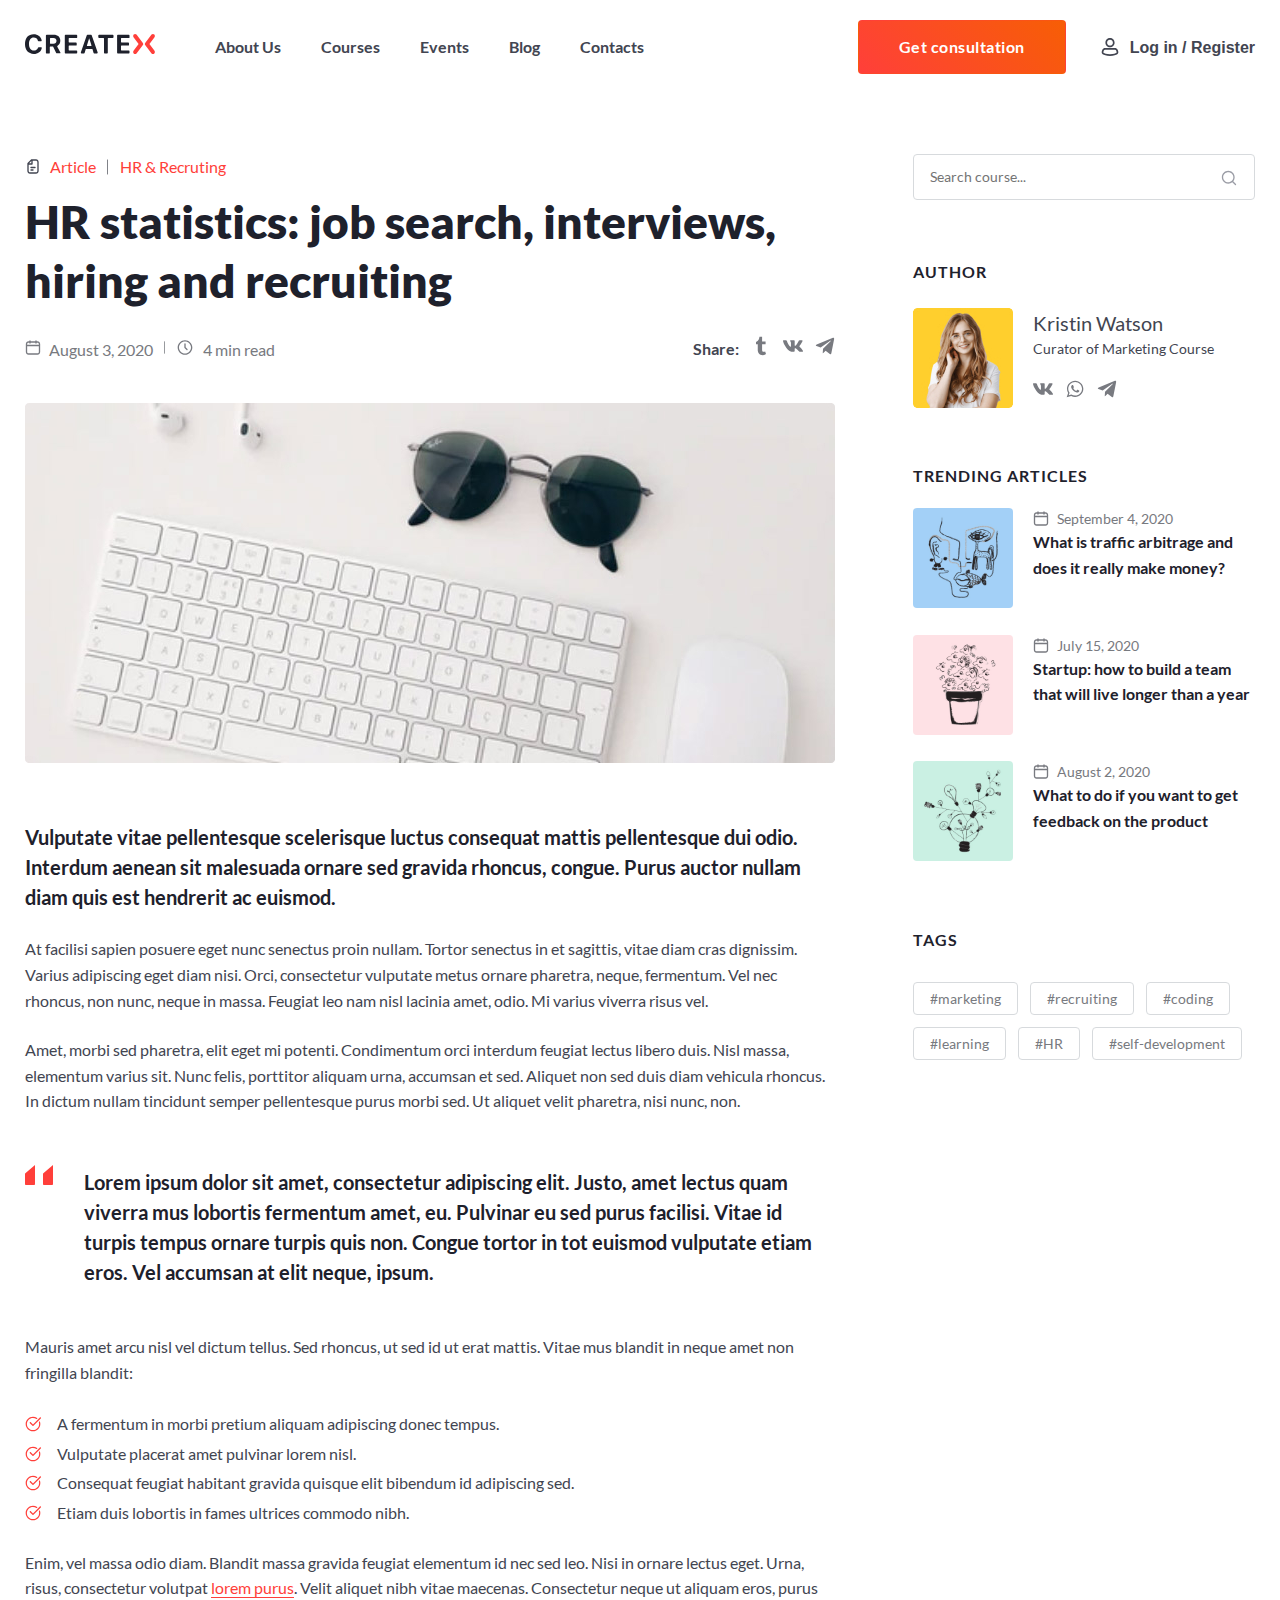
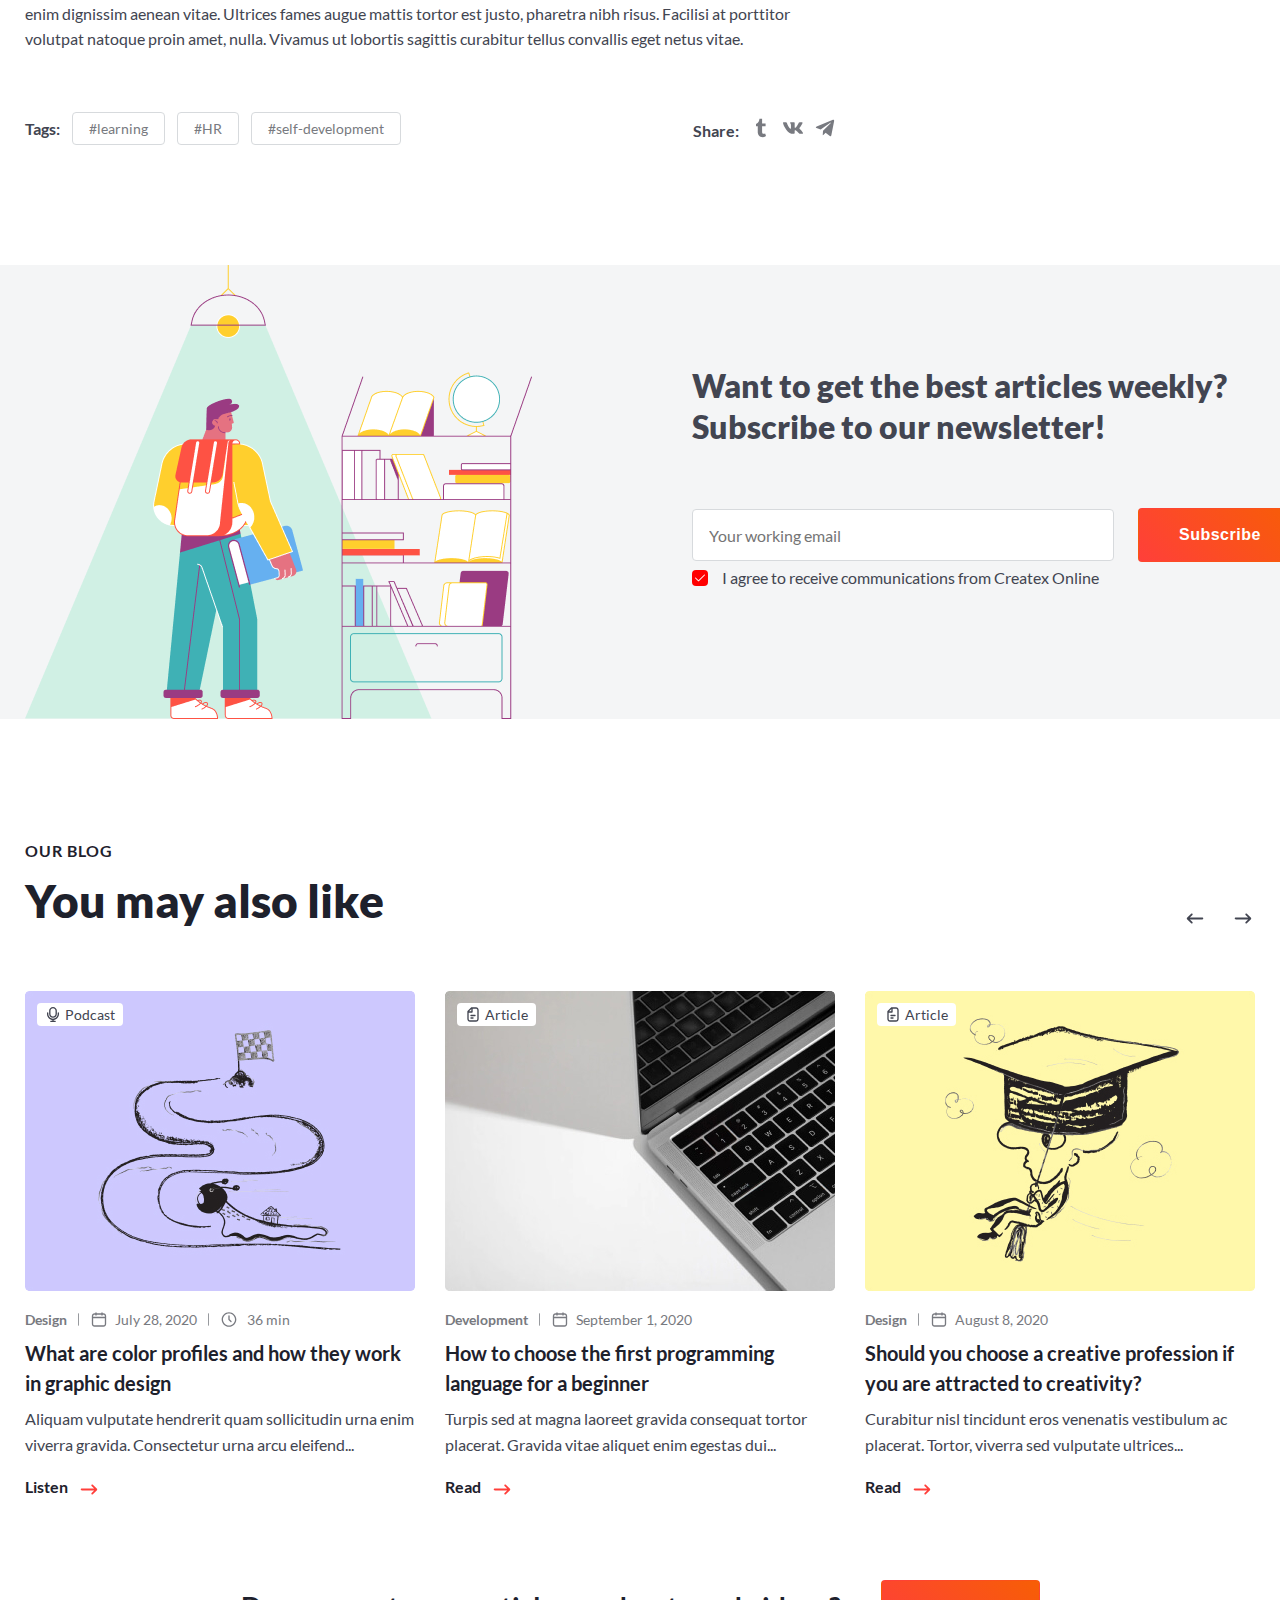
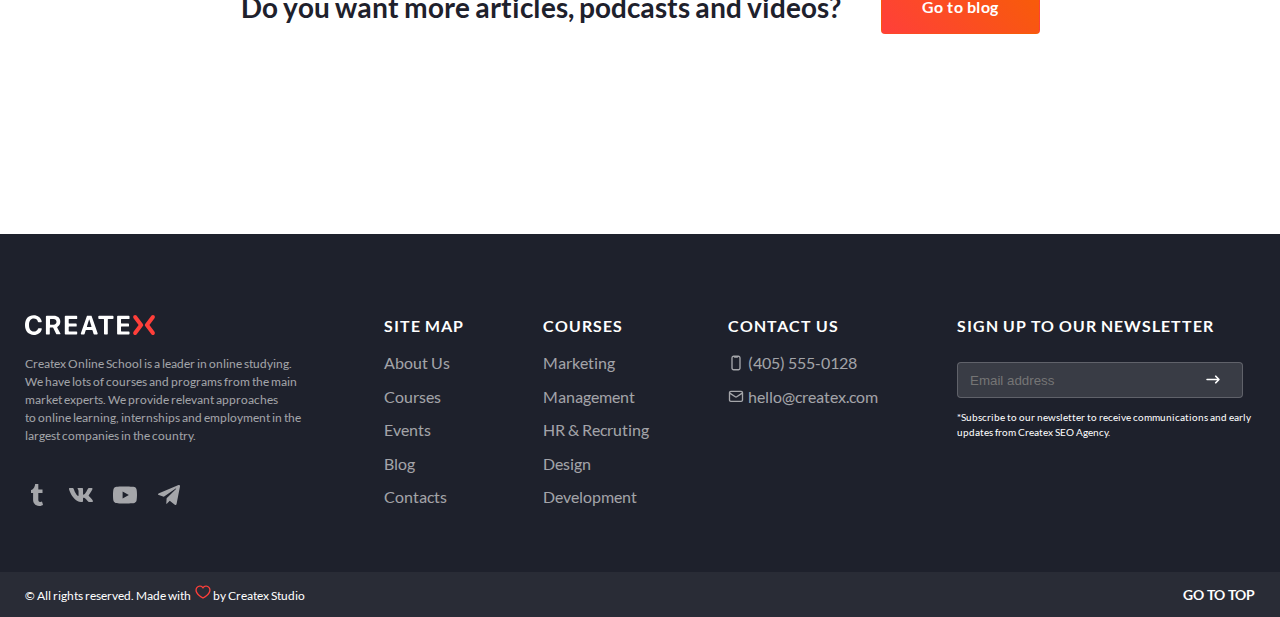
<file: blog-post.html>
<!DOCTYPE html>
<html lang="en">

<head>
    <meta charset="utf-8">
    <meta name="viewport" content="width=device-width,initial-scale=1">
    <title>HR statistics: job search, interviews, hiring and recruiting</title>
    <link href="css/style.css" rel="stylesheet">
</head>

<body class="single">
    <svg style="display: none">
        <symbol id="vk" viewBox="0 0 24 24">
            <g clip-path="url(#clip0_2491_3812)">
                <path
                    d="M19.915 13.028C19.527 12.538 19.638 12.32 19.915 11.882C19.92 11.877 23.123 7.451 23.453 5.95L23.455 5.949C23.619 5.402 23.455 5 22.662 5H20.038C19.37 5 19.062 5.345 18.897 5.731C18.897 5.731 17.561 8.929 15.671 11.002C15.061 11.601 14.779 11.793 14.446 11.793C14.282 11.793 14.027 11.601 14.027 11.054V5.949C14.027 5.293 13.84 5 13.287 5H9.161C8.742 5 8.493 5.306 8.493 5.591C8.493 6.213 9.438 6.356 9.536 8.106V11.903C9.536 12.735 9.385 12.888 9.05 12.888C8.158 12.888 5.993 9.677 4.71 6.002C4.451 5.289 4.198 5.001 3.525 5.001H0.9C0.151 5.001 0 5.346 0 5.732C0 6.414 0.892 9.805 4.148 14.285C6.318 17.343 9.374 19 12.154 19C13.825 19 14.029 18.632 14.029 17.999C14.029 15.077 13.878 14.801 14.715 14.801C15.103 14.801 15.771 14.993 17.331 16.468C19.114 18.217 19.407 19 20.405 19H23.029C23.777 19 24.156 18.632 23.938 17.906C23.439 16.379 20.067 13.238 19.915 13.028Z"
                    fill="curentColor" />
            </g>
            <defs>
                <clipPath id="clip0_2491_3812">
                    <rect width="24" height="24" fill="curentColor" />
                </clipPath>
            </defs>
        </symbol>
        <symbol id="whatsapp" viewBox="0 0 24 24">
            <path
                d="M22 11.7424C22 17.1231 17.6047 21.4849 12.1818 21.4849C10.4602 21.4849 8.84289 21.0449 7.43578 20.2727L2 22L3.77222 16.7729C2.87822 15.3049 2.36333 13.5831 2.36333 11.7424C2.36333 6.36178 6.75911 2 12.1818 2C17.6051 2 22 6.36178 22 11.7424ZM12.1818 3.55156C7.62978 3.55156 3.92711 7.226 3.92711 11.7424C3.92711 13.5347 4.51133 15.1944 5.49956 16.5447L4.46822 19.5867L7.64044 18.5784C8.94378 19.4342 10.5051 19.9333 12.182 19.9333C16.7333 19.9333 20.4367 16.2593 20.4367 11.7429C20.4367 7.22644 16.7336 3.55156 12.1818 3.55156ZM17.1398 13.9862C17.0791 13.8869 16.9189 13.8269 16.6784 13.7076C16.4376 13.5882 15.254 13.0102 15.034 12.9309C14.8133 12.8513 14.6524 12.8113 14.4922 13.0502C14.332 13.2893 13.8707 13.8269 13.73 13.9862C13.5896 14.146 13.4493 14.166 13.2084 14.0464C12.968 13.9271 12.1927 13.6747 11.2733 12.8613C10.558 12.2284 10.0749 11.4471 9.93444 11.2078C9.79422 10.9689 9.91978 10.8398 10.04 10.7209C10.1484 10.6138 10.2809 10.442 10.4011 10.3027C10.5218 10.1631 10.5618 10.0638 10.6416 9.90422C10.7222 9.74489 10.682 9.60556 10.6216 9.48578C10.5616 9.36644 10.0798 8.19133 9.87933 7.71311C9.67889 7.23533 9.47867 7.31489 9.338 7.31489C9.19778 7.31489 9.03711 7.29489 8.87667 7.29489C8.71622 7.29489 8.45533 7.35467 8.23467 7.59356C8.01422 7.83267 7.39267 8.41044 7.39267 9.58533C7.39267 10.7604 8.25467 11.8958 8.37533 12.0549C8.49556 12.214 10.0398 14.7038 12.4864 15.66C14.9333 16.6158 14.9333 16.2969 15.3747 16.2569C15.8156 16.2171 16.7982 15.6793 16.9996 15.122C17.1996 14.5638 17.1996 14.0858 17.1398 13.9862Z"
                fill="curentColor" />
        </symbol>
        <symbol id="telegram" viewBox="0 0 24 24">
            <path
                d="M9.63262 15.1813L9.2687 20.7653C9.78938 20.7653 10.0149 20.5213 10.2853 20.2283L12.7264 17.6833L17.7847 21.7243C18.7124 22.2883 19.366 21.9913 19.6163 20.7933L22.9365 3.8214L22.9374 3.8204C23.2317 2.3244 22.4415 1.73941 21.5377 2.1064L2.02135 10.2574C0.689406 10.8214 0.709573 11.6314 1.79493 11.9984L6.78447 13.6913L18.3742 5.78039C18.9196 5.38639 19.4155 5.60439 19.0076 5.99839L9.63262 15.1813Z"
                fill="curentColor" />
        </symbol>
        <symbol id="tumblr" viewBox="0 0 24 24">
            <path
                d="M18 21.7112L16.9929 18.5716C16.6003 18.7678 15.8554 18.9373 15.306 18.9557H15.228C13.6311 18.9557 13.3183 17.6998 13.3046 16.7822V9.93475H17.5054V6.6045H13.32V1H10.2557C10.2051 1 10.1169 1.04675 10.1049 1.16408C9.93171 2.881 9.16371 5.89042 6 7.094V9.93475H8.10514V17.1233C8.10514 19.557 9.79371 23 14.232 23L14.2226 22.9982H14.3777C15.9086 22.9707 17.6203 22.2942 18 21.7112Z"
                fill="curentColor" />
        </symbol>
        <symbol id="youtube" viewBox="0 0 24 18">
            <path fill-rule="evenodd" clip-rule="evenodd"
                d="M21.3903 1.11358C22.4182 1.39044 23.2288 2.20086 23.5055 3.22899C24.0197 5.10691 23.9999 9.02132 23.9999 9.02132C23.9999 9.02132 23.9999 12.9158 23.5057 14.7939C23.2288 15.8218 22.4184 16.6324 21.3903 16.9091C19.5122 17.4035 12 17.4035 12 17.4035C12 17.4035 4.50731 17.4035 2.60961 16.8895C1.58148 16.6127 0.771054 15.802 0.4942 14.7741C0 12.9158 0 9.00154 0 9.00154C0 9.00154 0 5.10691 0.4942 3.22899C0.770871 2.20104 1.60125 1.37066 2.60943 1.09399C4.48753 0.599609 11.9998 0.599609 11.9998 0.599609C11.9998 0.599609 19.5122 0.599609 21.3903 1.11358ZM15.8549 9.00158L9.60788 12.5996V5.40355L15.8549 9.00158Z"
                fill="curentColor" />
        </symbol>
        <symbol id="google" viewBox="0 0 24 24">
            <path
                d="M12.2111 10.5028H22.0865C22.1955 11.1112 22.25 11.6924 22.25 12.2463C22.25 14.2169 21.8368 15.9763 21.0105 17.5246C20.1841 19.0729 19.0059 20.2829 17.4757 21.1547C15.9456 22.0264 14.1908 22.4623 12.2111 22.4623C10.7854 22.4623 9.42785 22.1876 8.13837 21.6382C6.84889 21.0888 5.73649 20.3465 4.80116 19.4111C3.86584 18.4758 3.12348 17.3634 2.57409 16.0739C2.0247 14.7844 1.75 13.4269 1.75 12.0012C1.75 10.5755 2.0247 9.21789 2.57409 7.92841C3.12348 6.63893 3.86584 5.52653 4.80116 4.5912C5.73649 3.65587 6.84889 2.91352 8.13837 2.36413C9.42785 1.81473 10.7854 1.54004 12.2111 1.54004C14.9354 1.54004 17.2737 2.45266 19.2261 4.27791L16.3792 7.01579C15.2623 5.93517 13.8729 5.39486 12.2111 5.39486C11.0397 5.39486 9.95681 5.68998 8.96246 6.28024C7.96811 6.87049 7.18034 7.67188 6.59917 8.68439C6.018 9.6969 5.72741 10.8025 5.72741 12.0012C5.72741 13.1998 6.018 14.3054 6.59917 15.3179C7.18034 16.3305 7.96811 17.1318 8.96246 17.7221C9.95681 18.3123 11.0397 18.6075 12.2111 18.6075C13.0012 18.6075 13.7276 18.4985 14.3905 18.2806C15.0534 18.0626 15.5983 17.7902 16.0251 17.4633C16.4519 17.1364 16.8242 16.7641 17.142 16.3463C17.4599 15.9286 17.6937 15.5336 17.8435 15.1613C17.9934 14.789 18.0955 14.4348 18.15 14.0988H12.2111V10.5028Z"
                fill="curentColor" />
        </symbol>
        <symbol id="github" viewBox="0 0 24 24">
            <path
                d="M15.7 23.0001C15.1 23.0001 14.7 22.6001 14.7 22.0001V17.7001C14.7 16.9001 14.7 16.9001 14.4 16.6001C14.1 16.3001 14 15.9001 14.2 15.6001C14.3 15.2001 14.7 15.0001 15 14.9001C17.8 14.6001 20.4 13.7001 20.4 9.20008C20.4 8.10008 20 7.10008 19.2 6.30008C18.9 6.00008 18.8 5.60008 19 5.20008C19.2 4.70008 19.3 4.30008 19.3 3.80008C19.3 3.50008 19.3 3.30008 19.2 3.00008C18.7 3.10008 17.8 3.40008 16.5 4.20008C16.3 4.30008 16 4.40008 15.7 4.30008C13.5 3.80008 11.3 3.80008 9.09996 4.30008C8.79996 4.40008 8.59996 4.30008 8.29996 4.20008C6.79996 3.40008 5.89996 3.10008 5.39996 3.00008C5.39996 3.30008 5.29996 3.60008 5.29996 3.80008C5.29996 4.30008 5.39996 4.80008 5.59996 5.20008C5.69996 5.60008 5.59996 6.00008 5.39996 6.30008C4.99996 6.70008 4.69996 7.20008 4.49996 7.70008C4.29996 8.20008 4.19996 8.70008 4.19996 9.30008C4.19996 13.5001 6.39996 14.6001 9.59996 15.0001C9.99996 15.0001 10.3 15.3001 10.4 15.7001C10.5 16.1001 10.4 16.5001 10.2 16.7001C9.89996 17.0001 9.89996 17.2001 9.89996 18.1001V19.8001V19.9001V22.1001C9.89996 22.7001 9.49996 23.1001 8.89996 23.1001C8.29996 23.1001 7.89996 22.7001 7.89996 22.1001V21.1001C4.89996 21.5001 3.69996 19.8001 2.79996 18.6001C2.39996 18.1001 2.09996 17.6001 1.79996 17.5001C1.29996 17.4001 0.899959 16.8001 1.09996 16.3001C1.29996 15.8001 1.79996 15.4001 2.29996 15.6001C3.29996 15.9001 3.89996 16.7001 4.49996 17.5001C5.29996 18.6001 5.99996 19.6001 7.89996 19.2001V18.3001C7.89996 17.9001 7.79996 17.4001 7.89996 16.8001C5.09996 16.2001 2.19996 14.6001 2.19996 9.40008C2.19996 8.60008 2.39996 7.80008 2.69996 7.10008C2.89996 6.60008 3.19996 6.00008 3.59996 5.60008C3.49996 5.10008 3.39996 4.60008 3.39996 4.00008C3.39996 3.20008 3.59996 2.50008 3.89996 1.80008C3.99996 1.30008 4.19996 1.10008 4.49996 1.10008C4.79996 1.00008 6.19996 0.800076 8.89996 2.40008C11.1 1.90008 13.4 1.90008 15.6 2.40008C18.3 0.800076 19.6 1.00008 20 1.10008C20.3 1.20008 20.5 1.40008 20.6 1.60008C21 2.30008 21.1 3.00008 21.2 3.80008C21.2 4.30008 21.2 4.90008 21 5.40008C21.9 6.50008 22.4 7.80008 22.4 9.20008C22.4 14.5001 19.4 16.1001 16.7 16.7001C16.8 17.0001 16.8 17.4001 16.7 17.7001V22.0001C16.7 22.6001 16.2 23.0001 15.7 23.0001Z"
                fill="curentColor" />
        </symbol>
        <symbol id="behance" viewBox="0 0 24 24">
            <g clip-path="url(#clip0_2491_3802)">
                <path
                    d="M12.3652 15.1437C12.3652 13.1724 11.486 11.7153 9.66971 11.1692C10.9949 10.4961 11.6861 9.47637 11.6861 7.8902C11.6861 4.76268 9.49368 4 6.96423 4H0V19.7027H7.15926C9.84374 19.7027 12.3652 18.3341 12.3652 15.1437ZM3.24657 6.68058H6.29311C7.46432 6.68058 8.51851 7.03045 8.51851 8.47475C8.51851 9.8081 7.69836 10.3446 6.53816 10.3446H3.24657V6.68058ZM3.24557 17.036V12.7116H6.7842C8.21345 12.7116 9.11761 13.3452 9.11761 14.9538C9.11761 16.54 8.03842 17.036 6.71719 17.036H3.24557Z"
                    fill="curentColor" />
                <path
                    d="M18.7993 20C21.3537 20 23.008 18.7765 23.8041 16.1759H21.2117C20.9326 17.1466 19.7824 17.6597 18.8903 17.6597C17.169 17.6597 16.2648 16.5877 16.2648 14.7658H23.9792C24.2232 11.1198 22.3189 8.01257 18.7983 8.01257C15.5387 8.01257 13.3263 10.6174 13.3263 14.0297C13.3263 17.5711 15.4227 20 18.7993 20ZM18.7073 10.3721C20.1825 10.3721 20.9246 11.2937 21.0487 12.8009H16.2688C16.3658 11.3065 17.299 10.3721 18.7073 10.3721Z"
                    fill="curentColor" />
                <path d="M15.6701 4.82507H21.6591V6.37177H15.6701V4.82507Z" fill="curentColor" />
            </g>
            <defs>
                <clipPath id="clip0_2491_3802">
                    <rect width="24" height="24" ffill="curentColor" />
                </clipPath>
            </defs>
        </symbol>
    </svg>
    <div class="page__background page__background--header">
        <header class="container">
            <nav class="navigation">
                <a class="navigation__logo" href="index.html">
                    <img src="images/logo.svg" width="130" height="22" alt="">
                </a>
                <ul class="navigation__list site-list">
                    <li class="navigation__item">
                        <a class="navigation__link" href="aboutus.html">About Us</a>
                    </li>
                    <li class="navigation__item">
                        <a class="navigation__link" href="courses.html">Courses</a>
                    </li>
                    <li class="navigation__item">
                        <a class="navigation__link" href="events.html">Events</a>
                    </li>
                    <li class="navigation__item">
                        <a class="navigation__link" href="#">Blog</a>
                    </li>
                    <li class="navigation__item">
                        <a class="navigation__link" href="contacts.html">Contacts</a>
                    </li>
                </ul>
                <ul class="navigation-user site-list">
                    <li class="navigation-user__item">
                        <a class="button button__solid button__solid--large" href="#">
                            <span class="text text--large">Get consultation</span>
                        </a>
                    </li>
                    <li class="navigation-user__item">
                        <button class="navigation-user__link" id="openPopup" type="button">Log in / Register</button>
                    </li>
                </ul>
            </nav>
        </header>
    </div>
    <main class="main-inner">
        <div class="single-post container padding-start--80">
            <section class="post__article padding-end--120">
                <ul class="post__breadcrumb site-list">
                    <li><a class="cards__badge cards__badge--article" href="blog.html">Article</a></li>
                    <li>HR & Recruting</li>
                </ul>
                <h4 class="single__title title-h1">HR statistics: job search, interviews, hiring and recruiting</h4>
                <div class="post__metatags">
                    <ul class="meta site-list">
                        <li class="meta__item meta__item--date">August 3, 2020</li>
                        <li class="meta__item meta__item--duration">4 min read</li>
                    </ul>
                    <ul class="post__sharing site-list">
                        <li class="social__item">
                            <span class="base-bold">Share:</span>
                        </li>
                        <li class="social__item">
                            <a class="social__link" href="#" title="Tumblr">
                                <span class="visually-hidden">Tumblr</span>
                                <svg class="social__link--icons">
                                    <use xlink:href="#tumblr"></use>
                                </svg>
                            </a>
                        </li>
                        <li class="social__item">
                            <a class="social__link" href="#" title="VK">
                                <span class="visually-hidden">Our VK group</span>
                                <svg class="social__link--icons">
                                    <use xlink:href="#vk"></use>
                                </svg>
                            </a>
                        </li>
                        <li class="social__item">
                            <a class="social__link" href="#" title="Telegram">
                                <span class="visually-hidden">Telegram</span>
                                <svg class="social__link--icons">
                                    <use xlink:href="#telegram"></use>
                                </svg>
                            </a>
                        </li>
                    </ul>
                </div>
                <img class="article__image image--contain" src="images/post-image_5.jpg" width="810" height="360">
                <p class="lead-bold">Vulputate vitae pellentesque scelerisque luctus consequat mattis pellentesque dui
                    odio. Interdum aenean sit malesuada ornare sed gravida rhoncus, congue. Purus auctor nullam diam
                    quis est hendrerit ac euismod.</p>
                <p>At facilisi sapien posuere eget nunc senectus proin nullam. Tortor senectus in et sagittis, vitae
                    diam cras dignissim. Varius adipiscing eget diam nisi. Orci, consectetur vulputate metus ornare
                    pharetra, neque, fermentum. Vel nec rhoncus, non nunc, neque in massa. Feugiat leo nam nisl lacinia
                    amet, odio. Mi varius viverra risus vel.</p>
                <p>Amet, morbi sed pharetra, elit eget mi potenti. Condimentum orci interdum feugiat lectus libero duis.
                    Nisl massa, elementum varius sit. Nunc felis, porttitor aliquam urna, accumsan et sed. Aliquet non
                    sed duis diam vehicula rhoncus. In dictum nullam tincidunt semper pellentesque purus morbi sed. Ut
                    aliquet velit pharetra, nisi nunc, non.</p>
                <div class="post__testimonials">
                    <blockquote class='quote lead-bold'>
                        <p>Lorem ipsum dolor sit amet, consectetur adipiscing elit. Justo, amet lectus quam viverra mus
                            lobortis fermentum amet, eu. Pulvinar eu sed purus facilisi. Vitae id turpis tempus ornare
                            turpis quis non. Congue tortor in tot euismod vulputate etiam eros. Vel accumsan at elit
                            neque, ipsum.</p>
                    </blockquote>
                </div>
                <p>Mauris amet arcu nisl vel dictum tellus. Sed rhoncus, ut sed id ut erat mattis. Vitae mus blandit in
                    neque amet non fringilla blandit:</p>
                <ul class="bulleted-list--post site-list">
                    <li>A fermentum in morbi pretium aliquam adipiscing donec tempus.</li>
                    <li>Vulputate placerat amet pulvinar lorem nisl.</li>
                    <li>Consequat feugiat habitant gravida quisque elit bibendum id adipiscing sed.</li>
                    <li>Etiam duis lobortis in fames ultrices commodo nibh.</li>
                </ul>
                <p>Enim, vel massa odio diam. Blandit massa gravida feugiat elementum id nec sed leo. Nisi in ornare
                    lectus eget. Urna, risus, consectetur volutpat <a href="#">lorem purus</a>. Velit aliquet nibh vitae
                    maecenas.
                    Consectetur neque ut aliquam eros, purus enim dignissim aenean vitae. Ultrices fames augue mattis
                    tortor est justo, pharetra nibh risus. Facilisi at porttitor volutpat natoque proin amet, nulla.
                    Vivamus ut lobortis sagittis curabitur tellus convallis eget netus vitae.</p>
                <div class="post__tags padding-start--60">
                    <ul class="tags site-list">
                        <li class="tags__item base-bold">Tags:</li>
                        <li class="tags__item"><a href="#">#learning</a></li>
                        <li class="tags__item"><a href="#">#HR</a></li>
                        <li class="tags__item"><a href="#">#self-development</a></li>
                    </ul>
                    <ul class="post__sharing site-list">
                        <li class="social__item">
                            <span class="base-bold">Share:</span>
                        </li>
                        <li class="social__item">
                            <a class="social__link" href="#" title="Tumblr">
                                <span class="visually-hidden">Tumblr</span>
                                <svg class="social__link--icons">
                                    <use xlink:href="#tumblr"></use>
                                </svg>
                            </a>
                        </li>
                        <li class="social__item">
                            <a class="social__link" href="#" title="VK">
                                <span class="visually-hidden">Our VK group</span>
                                <svg class="social__link--icons">
                                    <use xlink:href="#vk"></use>
                                </svg>
                            </a>
                        </li>
                        <li class="social__item">
                            <a class="social__link" href="#" title="Telegram">
                                <span class="visually-hidden">Telegram</span>
                                <svg class="social__link--icons">
                                    <use xlink:href="#telegram"></use>
                                </svg>
                            </a>
                        </li>
                    </ul>
                </div>
            </section>
            <section class="post__sidebar">
                <form class="toolbar__search" role="search" method="get" action="/search">
                    <input class="search__field" type="search" name="search-text" placeholder="Search course..." />
                    <button class="search__button"><span class="visually-hidden">Search</span></button>
                </form>
                <div class="sidebar__author padding-start--60">
                    <h6 class="title-h6">Author</h6>
                    <div class="author__profile">
                        <img class="sidebar__image" src="images/photo-author_3.jpg" width="100" height="100">
                        <div class="author__description">
                            <p class="author__name">Kristin Watson</p>
                            <p class="author__position">Curator of Marketing Course</p>
                            <ul class="post__social site-list padding-start--40">
                                <li class="social__item">
                                    <a class="social__link" href="#" title="VK">
                                        <span class="visually-hidden">VK</span>
                                        <svg class="social__link--icons">
                                            <use xlink:href="#vk"></use>
                                        </svg>
                                    </a>
                                </li>
                                <li class="social__item">
                                    <a class="social__link" href="#" title="WhatsApp">
                                        <span class="visually-hidden">WhatsApp</span>
                                        <svg class="social__link--icons">
                                            <use xlink:href="#whatsapp"></use>
                                        </svg>
                                    </a>
                                </li>
                                <li class="social__item">
                                    <a class="social__link" href="#" title="Telegram">
                                        <span class="visually-hidden">Telegram</span>
                                        <svg class="social__link--icons">
                                            <use xlink:href="#telegram"></use>
                                        </svg>
                                    </a>
                                </li>
                            </ul>
                        </div>
                    </div>
                </div>
                <ul class="sidebar__trends site-list">
                    <h6 class="title-h6">Trending Articles</h6>
                    <li class="trends__item">
                        <a href="blog-post.html"><img class="sidebar__image" src="images/blog-image_1.jpg" width="100"
                                height="100"></a>
                        <div class="trends__description">
                            <p class="trends__meta meta__item--date">September 4, 2020</p>
                            <a class="trends__title" href="#">What is traffic arbitrage and does it really make
                                money?</a>
                        </div>
                    </li>
                    <li class="trends__item">
                        <a class="trends__link" href="blog-post.html"><img class="sidebar__image"
                                src="images/blog-image_7.jpg" width="100" height="100"></a>
                        <div class="trends__description">
                            <p class="trends__meta meta__item--date">July 15, 2020</p>
                            <a class="trends__title" href="#">Startup: how to build a team that will live longer than a
                                year</a>
                        </div>
                    </li>
                    <li class="trends__item">
                        <a href="blog-post.html"><img class="sidebar__image" src="images/blog-image_2.jpg" width="100"
                                width="100"></a>
                        <div class="trends__description">
                            <p class="trends__meta meta__item--date">August 2, 2020</p>
                            <a class="trends__title" href="#">What to do if you want to get feedback on the product</a>
                        </div>
                    </li>
                </ul>
                <div class="sidebar__tags padding-start--60">
                    <h6 class="title-h6">Tags</h6>
                    <ul class="tags site-list">
                        <li class="tags__item"><a href="#">#marketing</a></li>
                        <li class="tags__item"><a href="#">#recruiting</a></li>
                        <li class="tags__item"><a href="#">#coding</a></li>
                        <li class="tags__item"><a href="#">#learning</a></li>
                        <li class="tags__item"><a href="#">#HR</a></li>
                        <li class="tags__item"><a href="#">#self-development</a></li>
                    </ul>
                </div>

            </section>
        </div>
        <div class="footer__background footer__background--newsletter">
            <section class="subscribe subscribe--blog container">
                <img class="subscribe__image" src="images/subscribe-background_2.jpg" width="507" height="454" alt="">
                <div class="subscribe_wrap padding-start--100">
                    <h4 class="subscribe__title">Want to get the best articles weekly? Subscribe to our newsletter!</h4>
                    <form class="subscribe-form padding-start--60" action="" method="post">
                        <div class="subscribe-form__wrap">
                            <input class="newsletter-field" placeholder="Your working email" type="email"
                                name="newsletter-email" id="newsletter-email" required>
                            <button class="button button__solid button__solid--large" type="submit">
                                <span class="text text--large">Subscribe</span>
                            </button>
                        </div>
                        <label class="control">
                            <input class="visually-hidden control-input" type="checkbox" name="message" id="message"
                                checked>
                            <span class="control-mark"></span>
                            <span class="control-label">I agree to receive communications from Createx
                                Online</span>
                        </label>
                    </form>
                </div>
            </section>
        </div>
        <section class="related-courses container padding-start--120">
            <div class="related-courses__header">
                <div class="display-title">
                    <h5 class="title-h6">Our blog</h5>
                    <h2 class="title-h1">You may also like</h2>
                </div>
                <div class="slider-controls">
                    <button class="slider-arrow arrow-prev" type="button" title="Preview" aria-label="Preview"><span
                            class="visually-hidden">Preview</span></button>
                    <button class="slider-arrow arrow-next" type="button" title="Next" aria-label="Next"></button>
                </div>
            </div>
            <ul class="cards cards--posts site-list">
                <li class="cards__item">
                    <a href="blog-post.html"><img class="cards__image" src="images/blog-image_6.jpg" width="390"
                            height="300" alt=""></a>
                    <span class="cards__badge small-regular cards__badge--podcast">Podcast</span>
                    <ul class="meta site-list">
                        <li class="meta__item small-bold">Design</li>
                        <li class="meta__item small-regular meta__item--date">July 28, 2020</li>
                        <li class="meta__item small-regular meta__item--duration">36 min</li>
                    </ul>
                    <a class="cards__title lead-bold" href="blog-post.html">What are color profiles and how they work in
                        graphic design</a>
                    <p class="cards__description">Aliquam vulputate hendrerit quam sollicitudin urna enim viverra
                        gravida. Consectetur urna arcu eleifend...</p>
                    <a class="cards__link" href="blog-post.html">Listen</a>
                </li>
                <li class="cards__item">
                    <a href="blog-post.html"><img class="cards__image" src="images/blog-image_4.jpg" width="390"
                            height="300" alt=""></a>
                    <span class="cards__badge small-regular cards__badge--article">Article</span>
                    <ul class="meta site-list">
                        <li class="meta__item small-bold">Development</li>
                        <li class="meta__item small-regular meta__item--date">September 1, 2020</li>
                    </ul>
                    <a class="cards__title lead-bold" href="blog-post.html">How to choose the first programming language
                        for a beginner</a>
                    <p class="cards__description">Turpis sed at magna laoreet gravida consequat tortor placerat. Gravida
                        vitae aliquet enim egestas dui...</p>
                    <a class="cards__link" href="blog-post.html">Read</a>
                </li>
                <li class="cards__item">
                    <a href="blog-post.html"><img class="image--contain" src="images/blog-image_3.jpg" width="390"
                            height="300" alt=""></a>
                    <span class="cards__badge small-regular cards__badge--article">Article</span>
                    <ul class="meta site-list">
                        <li class="meta__item small-bold">Design</li>
                        <li class="meta__item small-regular meta__item--date">August 8, 2020</li>
                    </ul>
                    <a class="cards__title lead-bold" href="">Should you choose a creative profession if you are
                        attracted to creativity?</a>
                    <p class="cards__description">Curabitur nisl tincidunt eros venenatis vestibulum ac placerat.
                        Tortor, viverra sed vulputate ultrices...</p>
                    <a class="cards__link" href="#">Read</a>
                </li>
            </ul>
            <div class="events__view-all padding-start--80 padding-end--180">
                <h3 class="title-h3">Do you want more articles, podcasts and videos?</h3>
                <a class="button button__solid button__solid--large" href="blog.html">
                    <span class="text text--large">Go to blog</span>
                </a>
            </div>
        </section>
    </main>
    <footer class="footer margin-start--120">
        <div class="footer__background footer__background--content">
            <div class="main-footer container">
                <div class="footer__about">
                    <img class="footer__logo" src="images/footer-logo.svg" width="130" height="22" alt="">
                    <p>Createx Online School is a leader in online studying. We have lots of courses
                        and programs from the main market experts. We provide relevant approaches to online learning,
                        internships and employment in the largest companies in the country.</p>
                    <ul class="footer__social site-list">
                        <li class="social__item">
                            <a class="social__link" href="#" title="Tumblr">
                                <span class="visually-hidden">Tumblr</span>
                                <svg class="social__link--icons">
                                    <use xlink:href="#tumblr"></use>
                                </svg>
                            </a>
                        </li>
                        <li class="social__item">
                            <a class="social__link" href="#" title="Our VK group">
                                <span class="visually-hidden">Our VK group</span>
                                <svg class="social__link--icons">
                                    <use xlink:href="#vk"></use>
                                </svg>
                            </a>
                        </li>
                        <li class="social__item">
                            <a class="social__link" href="#" title="YouTube">
                                <span class="visually-hidden">YouTube</span>
                                <svg class="social__link--icons">
                                    <use xlink:href="#youtube"></use>
                                </svg>
                            </a>
                        </li>
                        <li class="social__item">
                            <a class="social__link" href="#" title="Telegram">
                                <span class="visually-hidden">Telegram</span>
                                <svg class="social__link--icons">
                                    <use xlink:href="#telegram"></use>
                                </svg>
                            </a>
                        </li>
                    </ul>
                </div>
                <ul class="footer__navigation site-list">
                    <li class="footer__column">
                        <h2 class="navigation__title">Site map</h2>
                        <ul class="column__navigation site-list">
                            <li class="column__item">
                                <a class="column__link" href="aboutus.html">About Us</a>
                            </li>
                            <li class="column__item">
                                <a class="column__link" href="courses.html">Courses</a>
                            </li>
                            <li class="column__item">
                                <a class="column__link" href="events.html">Events</a>
                            </li>
                            <li class="column__item">
                                <a class="column__link" href="blog.html">Blog</a>
                            </li>
                            <li class="column__item">
                                <a class="column__link" href="contacts.html">Contacts</a>
                            </li>
                        </ul>
                    </li>
                    <li class="navigation__column">
                        <h2 class="navigation__title">Courses</h2>
                        <ul class="column__navigation site-list">
                            <li class="column__item">
                                <a class="column__link" href="courses.html">Marketing</a>
                            </li>
                            <li class="column__-item">
                                <a class="column__link" href="courses.html">Management</a>
                            </li>
                            <li class="column__item">
                                <a class="column__link" href="courses.html">HR & Recruting</a>
                            </li>
                            <li class="column__item">
                                <a class="column__link" href="courses.html">Design</a>
                            </li>
                            <li class="column__item">
                                <a class="column__link" href="courses.html">Development</a>
                            </li>
                        </ul>
                    </li>
                    <li class="navigation__column">
                        <h2 class="navigation__title">Contact us</h2>
                        <ul class="column__navigation site-list">
                            <li class="column__item">
                                <a class="column__link link__icon icon--phone" href="#">(405) 555-0128</a>
                            </li>
                            <li class="column__-item">
                                <a class="column__link link__icon icon--mail" href="#">hello@createx.com</a>
                            </li>
                        </ul>
                    </li>
                    <li class="navigation__column">
                        <h2 class="navigation__title">Sign up to our newsletter</h2>
                        <form class="footer__form" action="" method="post">
                            <input class="footer__field" placeholder="Email address" type="email"
                                name="newsletter-email" id="newsletter-email" data-lpignore="true" required>
                            <button class="footer__button" type="submit">
                                <span class="visually-hidden">Submit</span>
                            </button>
                        </form>
                        <p class="footer__small-text">*Subscribe to our newsletter to receive communications and early
                            updates from Createx SEO Agency.</p>
                    </li>
                </ul>
            </div>
            <div class="footer__background footer__background--copyright">
                <section class="copyright container">
                    <p>© All rights reserved. Made with<span class="icon-heart"></span> by Createx Studio</p>
                    <a class="gototop" href="#">Go to top</a>
                </section>
            </div>
        </div>
    </footer>
    <div class="modal" id="popup">
        <div class="modal__wrapper">
            <button class="modal__close-button modal-close-icon" type="button" id="closePopup">
                <span class="visually-hidden">close</span>
            </button>
            <section class="modal__body">
                <div class="modal__header display-title--center">
                    <h3 class="title-h3">Sign in</h3>
                    <p class="modal__text small-regular">Sign in to your account using email and password provided
                        during
                        registration.</p>
                </div>
                <form class="page__form--signin" action="#" method="post" target="_blank">
                    <fieldset class="form__group">
                        <ul class="form__list site-list">
                            <li class="form__list__item">
                                <label class="control-label" for="email">Email</label>
                                <input class="control-input" type="email" name="mail" placeholder="Your working email"
                                    id="email" required>
                            </li>
                            <li class="form__list__item">
                                <label class="control-label" for="number">Password</label>
                                <input class="control-input control-input--password" type="password" name="password"
                                    placeholder="" id="password" required>
                                <button class="password__button"><span class="visually-hidden">Password</span></button>
                            </li>
                            <li class="form__list__item checkbox">
                                <label class="control">
                                    <input class="visually-hidden control-input" type="checkbox" name="message"
                                        id="message" checked>
                                    <span class="control-mark"></span>
                                    <span class="control-label">Keep me signed in</span>
                                </label>
                                <a class="checkbox__link small-regular" href="#">Forgot password?</a>
                            </li>
                            <li class="form__list__item">
                                <button class="button button__solid button__solid--regular" type="submit"><span
                                        class="text text--regular">Sign in</span></button>
                            </li>
                        </ul>
                        <p class="new-account">Don't have an account? <a class="checkbox__link small-regular"
                                href="#">Sign up</a></p>
                    </fieldset>
                </form>
                <div class="modal__footer">
                    <p class="footer__title">Or sign in with</p>
                    <ul class="post__social site-list padding-start--40">
                        <li class="social__item">
                            <a class="social__link" href="#" title="Sign in with Google">
                                <span class="visually-hidden">Sign in with Google</span>
                                <svg class="social__link--icons">
                                    <use xlink:href="#google"></use>
                                </svg>
                            </a>
                        </li>
                        <li class="social__item">
                            <a class="social__link" href="#" title="Sign in with VK">
                                <span class="visually-hidden">Sign in with VK</span>
                                <svg class="social__link--icons">
                                    <use xlink:href="#vk"></use>
                                </svg>
                            </a>
                        </li>
                        <li class="social__item">
                            <a class="social__link" href="#" title="Sign in with github">
                                <span class="visually-hidden">Sign in with github</span>
                                <svg class="social__link--icons">
                                    <use xlink:href="#github"></use>
                                </svg>
                            </a>
                        </li>
                    </ul>
                </div>
            </section>
        </div>
    </div>
    <script src="https://code.jquery.com/jquery-1.8.3.js"></script>
    <script src="js/main.js"></script>

</body>

</html>
</file>
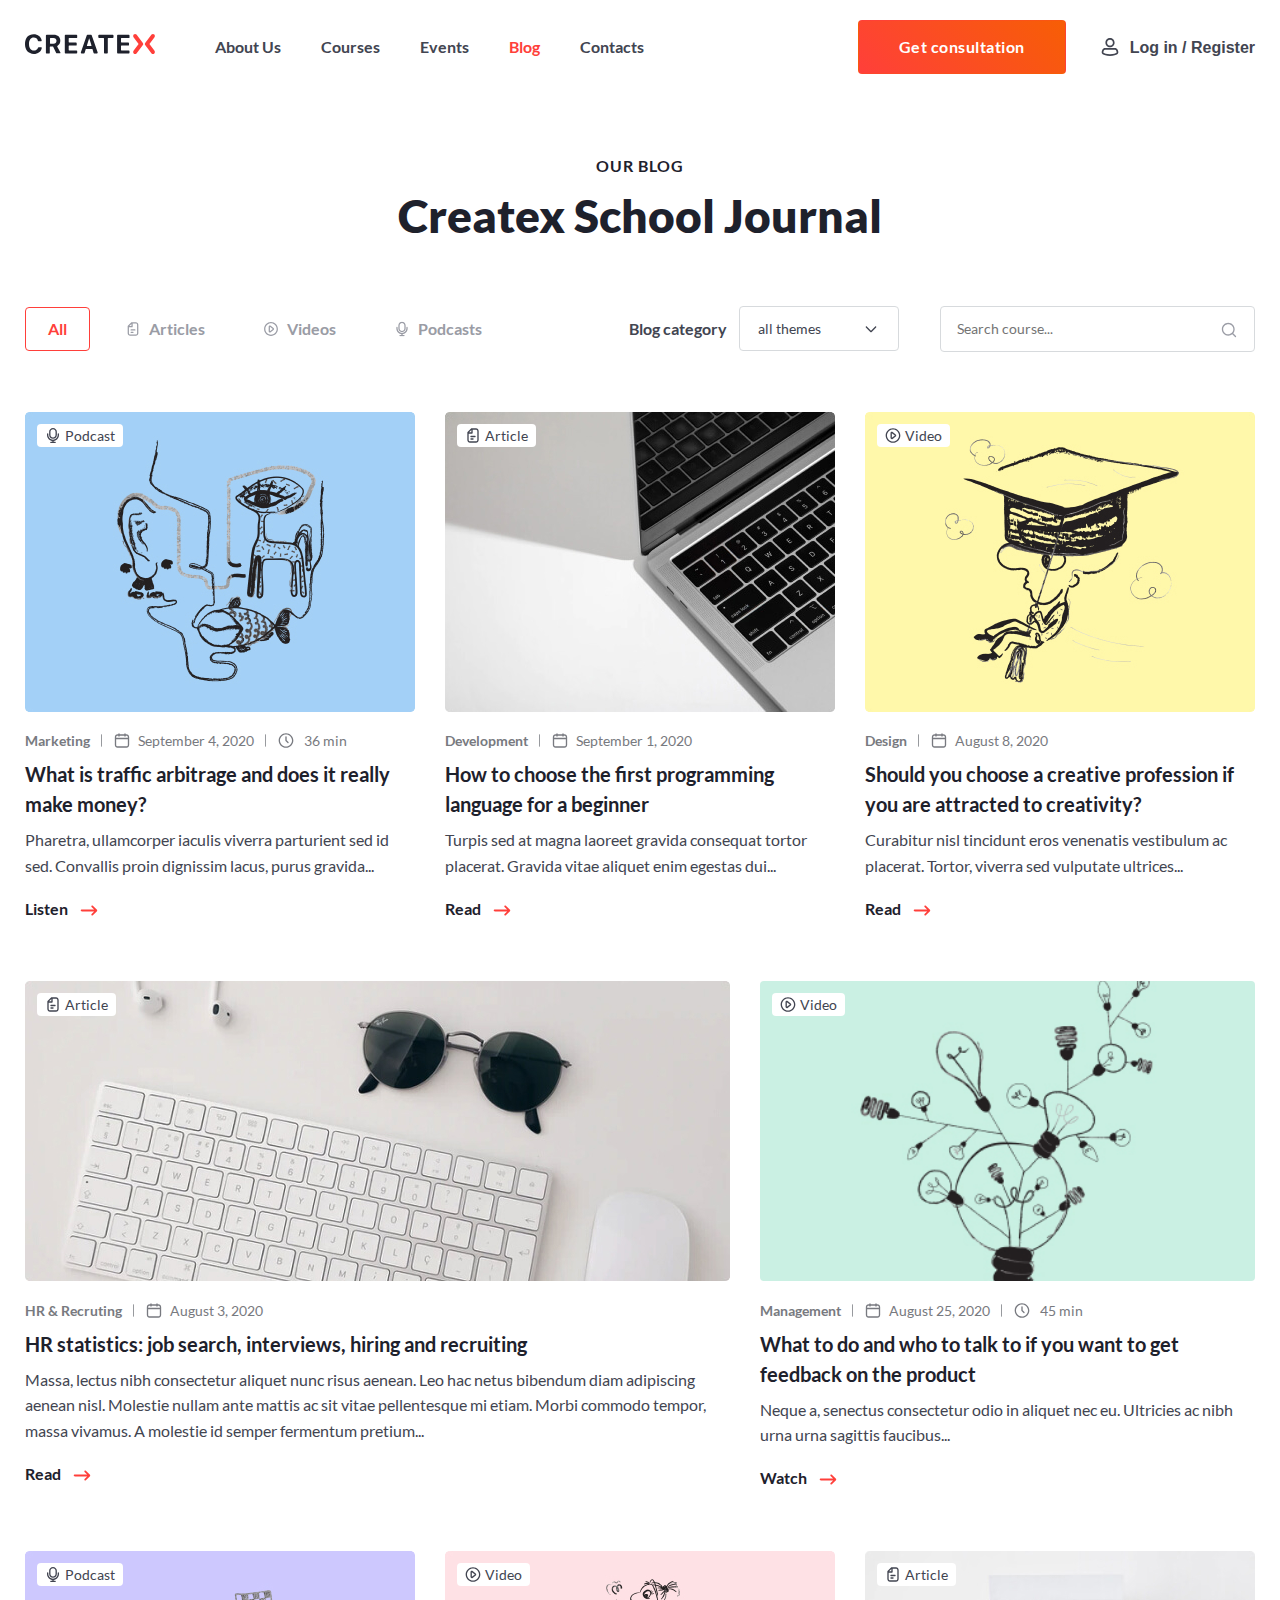
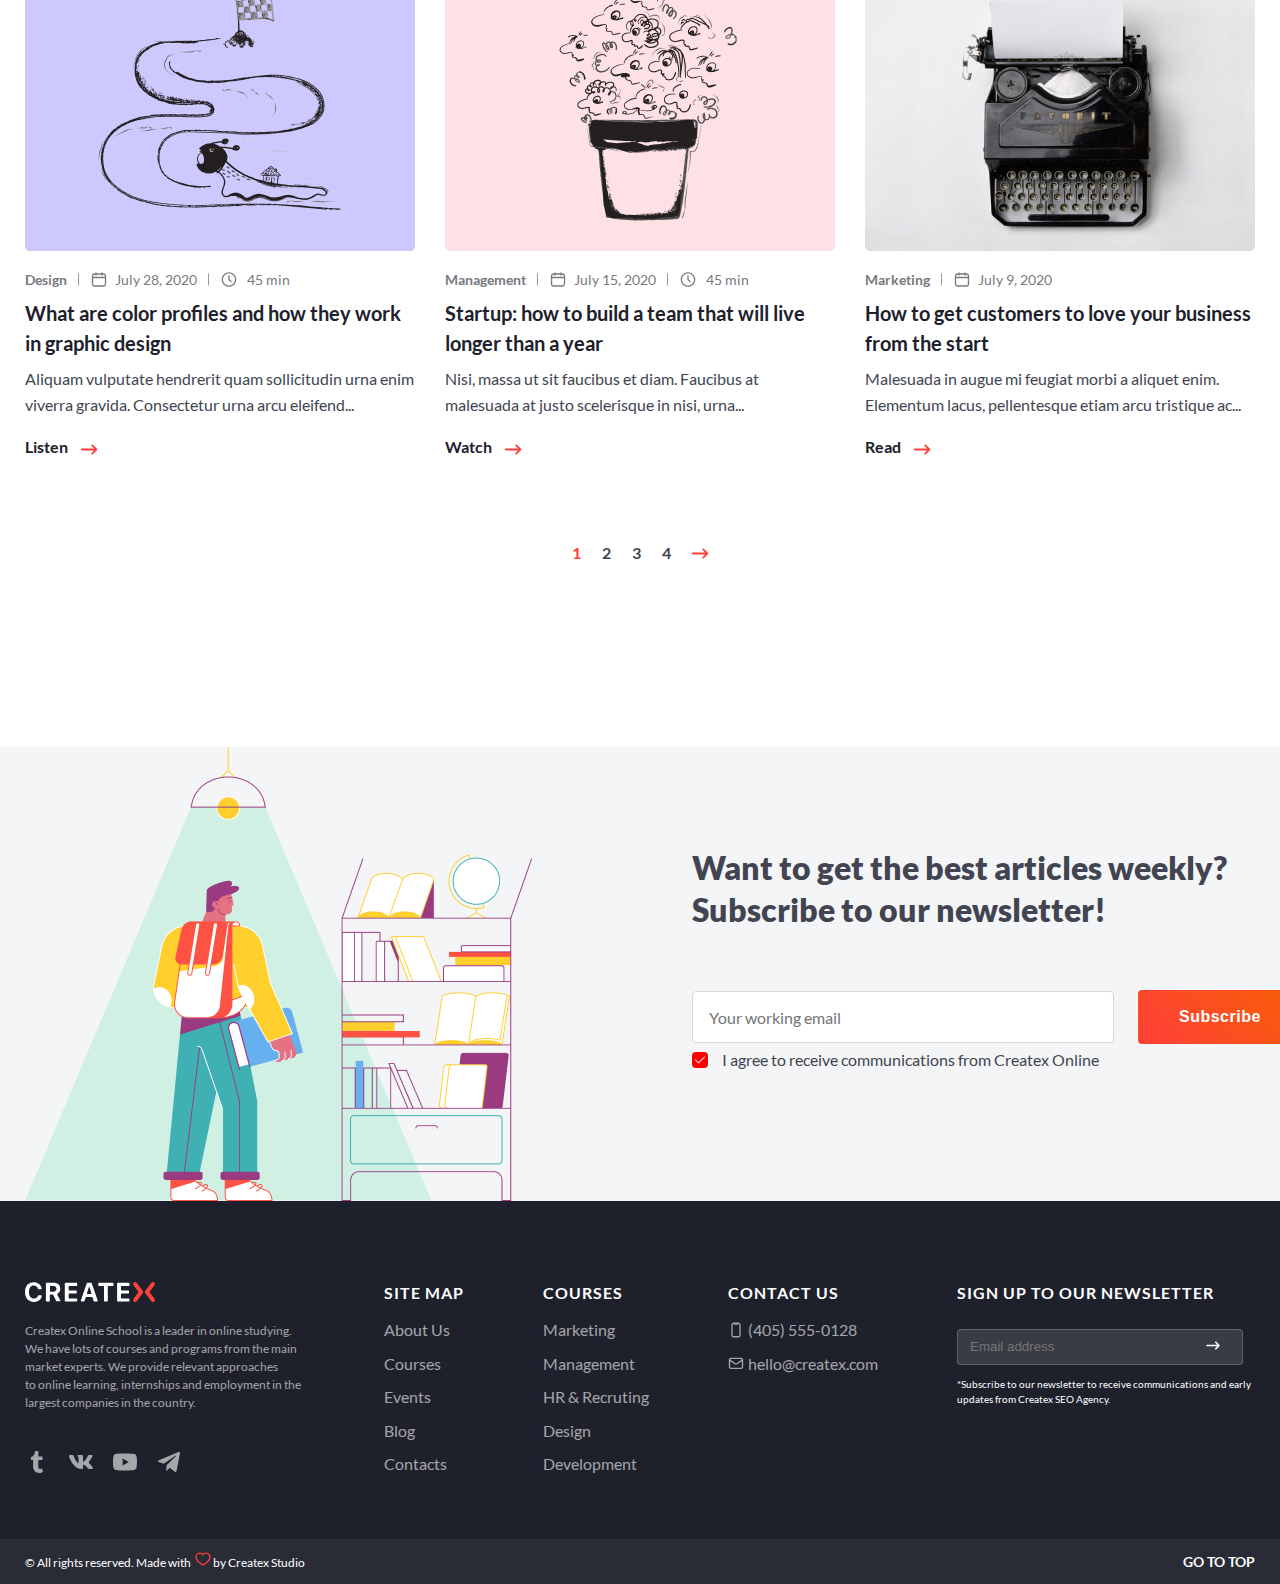
<file: blog.html>
<!DOCTYPE html>
<html lang="en">

<head>
    <meta charset="utf-8">
    <meta name="viewport" content="width=device-width,initial-scale=1">
    <title>Blog</title>
    <link href="css/style.css" rel="stylesheet">
</head>

<body class="main">
    <svg style="display: none">
        <symbol id="vk" viewBox="0 0 24 24">
            <g clip-path="url(#clip0_2491_3812)">
                <path
                    d="M19.915 13.028C19.527 12.538 19.638 12.32 19.915 11.882C19.92 11.877 23.123 7.451 23.453 5.95L23.455 5.949C23.619 5.402 23.455 5 22.662 5H20.038C19.37 5 19.062 5.345 18.897 5.731C18.897 5.731 17.561 8.929 15.671 11.002C15.061 11.601 14.779 11.793 14.446 11.793C14.282 11.793 14.027 11.601 14.027 11.054V5.949C14.027 5.293 13.84 5 13.287 5H9.161C8.742 5 8.493 5.306 8.493 5.591C8.493 6.213 9.438 6.356 9.536 8.106V11.903C9.536 12.735 9.385 12.888 9.05 12.888C8.158 12.888 5.993 9.677 4.71 6.002C4.451 5.289 4.198 5.001 3.525 5.001H0.9C0.151 5.001 0 5.346 0 5.732C0 6.414 0.892 9.805 4.148 14.285C6.318 17.343 9.374 19 12.154 19C13.825 19 14.029 18.632 14.029 17.999C14.029 15.077 13.878 14.801 14.715 14.801C15.103 14.801 15.771 14.993 17.331 16.468C19.114 18.217 19.407 19 20.405 19H23.029C23.777 19 24.156 18.632 23.938 17.906C23.439 16.379 20.067 13.238 19.915 13.028Z"
                    fill="curentColor" />
            </g>
            <defs>
                <clipPath id="clip0_2491_3812">
                    <rect width="24" height="24" fill="curentColor" />
                </clipPath>
            </defs>
        </symbol>
        <symbol id="whatsapp" viewBox="0 0 24 24">
            <path
                d="M22 11.7424C22 17.1231 17.6047 21.4849 12.1818 21.4849C10.4602 21.4849 8.84289 21.0449 7.43578 20.2727L2 22L3.77222 16.7729C2.87822 15.3049 2.36333 13.5831 2.36333 11.7424C2.36333 6.36178 6.75911 2 12.1818 2C17.6051 2 22 6.36178 22 11.7424ZM12.1818 3.55156C7.62978 3.55156 3.92711 7.226 3.92711 11.7424C3.92711 13.5347 4.51133 15.1944 5.49956 16.5447L4.46822 19.5867L7.64044 18.5784C8.94378 19.4342 10.5051 19.9333 12.182 19.9333C16.7333 19.9333 20.4367 16.2593 20.4367 11.7429C20.4367 7.22644 16.7336 3.55156 12.1818 3.55156ZM17.1398 13.9862C17.0791 13.8869 16.9189 13.8269 16.6784 13.7076C16.4376 13.5882 15.254 13.0102 15.034 12.9309C14.8133 12.8513 14.6524 12.8113 14.4922 13.0502C14.332 13.2893 13.8707 13.8269 13.73 13.9862C13.5896 14.146 13.4493 14.166 13.2084 14.0464C12.968 13.9271 12.1927 13.6747 11.2733 12.8613C10.558 12.2284 10.0749 11.4471 9.93444 11.2078C9.79422 10.9689 9.91978 10.8398 10.04 10.7209C10.1484 10.6138 10.2809 10.442 10.4011 10.3027C10.5218 10.1631 10.5618 10.0638 10.6416 9.90422C10.7222 9.74489 10.682 9.60556 10.6216 9.48578C10.5616 9.36644 10.0798 8.19133 9.87933 7.71311C9.67889 7.23533 9.47867 7.31489 9.338 7.31489C9.19778 7.31489 9.03711 7.29489 8.87667 7.29489C8.71622 7.29489 8.45533 7.35467 8.23467 7.59356C8.01422 7.83267 7.39267 8.41044 7.39267 9.58533C7.39267 10.7604 8.25467 11.8958 8.37533 12.0549C8.49556 12.214 10.0398 14.7038 12.4864 15.66C14.9333 16.6158 14.9333 16.2969 15.3747 16.2569C15.8156 16.2171 16.7982 15.6793 16.9996 15.122C17.1996 14.5638 17.1996 14.0858 17.1398 13.9862Z"
                fill="curentColor" />
        </symbol>
        <symbol id="telegram" viewBox="0 0 24 24">
            <path
                d="M9.63262 15.1813L9.2687 20.7653C9.78938 20.7653 10.0149 20.5213 10.2853 20.2283L12.7264 17.6833L17.7847 21.7243C18.7124 22.2883 19.366 21.9913 19.6163 20.7933L22.9365 3.8214L22.9374 3.8204C23.2317 2.3244 22.4415 1.73941 21.5377 2.1064L2.02135 10.2574C0.689406 10.8214 0.709573 11.6314 1.79493 11.9984L6.78447 13.6913L18.3742 5.78039C18.9196 5.38639 19.4155 5.60439 19.0076 5.99839L9.63262 15.1813Z"
                fill="curentColor" />
        </symbol>
        <symbol id="tumblr" viewBox="0 0 24 24">
            <path
                d="M18 21.7112L16.9929 18.5716C16.6003 18.7678 15.8554 18.9373 15.306 18.9557H15.228C13.6311 18.9557 13.3183 17.6998 13.3046 16.7822V9.93475H17.5054V6.6045H13.32V1H10.2557C10.2051 1 10.1169 1.04675 10.1049 1.16408C9.93171 2.881 9.16371 5.89042 6 7.094V9.93475H8.10514V17.1233C8.10514 19.557 9.79371 23 14.232 23L14.2226 22.9982H14.3777C15.9086 22.9707 17.6203 22.2942 18 21.7112Z"
                fill="curentColor" />
        </symbol>
        <symbol id="youtube" viewBox="0 0 24 18">
            <path fill-rule="evenodd" clip-rule="evenodd"
                d="M21.3903 1.11358C22.4182 1.39044 23.2288 2.20086 23.5055 3.22899C24.0197 5.10691 23.9999 9.02132 23.9999 9.02132C23.9999 9.02132 23.9999 12.9158 23.5057 14.7939C23.2288 15.8218 22.4184 16.6324 21.3903 16.9091C19.5122 17.4035 12 17.4035 12 17.4035C12 17.4035 4.50731 17.4035 2.60961 16.8895C1.58148 16.6127 0.771054 15.802 0.4942 14.7741C0 12.9158 0 9.00154 0 9.00154C0 9.00154 0 5.10691 0.4942 3.22899C0.770871 2.20104 1.60125 1.37066 2.60943 1.09399C4.48753 0.599609 11.9998 0.599609 11.9998 0.599609C11.9998 0.599609 19.5122 0.599609 21.3903 1.11358ZM15.8549 9.00158L9.60788 12.5996V5.40355L15.8549 9.00158Z"
                fill="curentColor" />
        </symbol>
        <symbol id="google" viewBox="0 0 24 24">
            <path
                d="M12.2111 10.5028H22.0865C22.1955 11.1112 22.25 11.6924 22.25 12.2463C22.25 14.2169 21.8368 15.9763 21.0105 17.5246C20.1841 19.0729 19.0059 20.2829 17.4757 21.1547C15.9456 22.0264 14.1908 22.4623 12.2111 22.4623C10.7854 22.4623 9.42785 22.1876 8.13837 21.6382C6.84889 21.0888 5.73649 20.3465 4.80116 19.4111C3.86584 18.4758 3.12348 17.3634 2.57409 16.0739C2.0247 14.7844 1.75 13.4269 1.75 12.0012C1.75 10.5755 2.0247 9.21789 2.57409 7.92841C3.12348 6.63893 3.86584 5.52653 4.80116 4.5912C5.73649 3.65587 6.84889 2.91352 8.13837 2.36413C9.42785 1.81473 10.7854 1.54004 12.2111 1.54004C14.9354 1.54004 17.2737 2.45266 19.2261 4.27791L16.3792 7.01579C15.2623 5.93517 13.8729 5.39486 12.2111 5.39486C11.0397 5.39486 9.95681 5.68998 8.96246 6.28024C7.96811 6.87049 7.18034 7.67188 6.59917 8.68439C6.018 9.6969 5.72741 10.8025 5.72741 12.0012C5.72741 13.1998 6.018 14.3054 6.59917 15.3179C7.18034 16.3305 7.96811 17.1318 8.96246 17.7221C9.95681 18.3123 11.0397 18.6075 12.2111 18.6075C13.0012 18.6075 13.7276 18.4985 14.3905 18.2806C15.0534 18.0626 15.5983 17.7902 16.0251 17.4633C16.4519 17.1364 16.8242 16.7641 17.142 16.3463C17.4599 15.9286 17.6937 15.5336 17.8435 15.1613C17.9934 14.789 18.0955 14.4348 18.15 14.0988H12.2111V10.5028Z"
                fill="curentColor" />
        </symbol>
        <symbol id="github" viewBox="0 0 24 24">
            <path
                d="M15.7 23.0001C15.1 23.0001 14.7 22.6001 14.7 22.0001V17.7001C14.7 16.9001 14.7 16.9001 14.4 16.6001C14.1 16.3001 14 15.9001 14.2 15.6001C14.3 15.2001 14.7 15.0001 15 14.9001C17.8 14.6001 20.4 13.7001 20.4 9.20008C20.4 8.10008 20 7.10008 19.2 6.30008C18.9 6.00008 18.8 5.60008 19 5.20008C19.2 4.70008 19.3 4.30008 19.3 3.80008C19.3 3.50008 19.3 3.30008 19.2 3.00008C18.7 3.10008 17.8 3.40008 16.5 4.20008C16.3 4.30008 16 4.40008 15.7 4.30008C13.5 3.80008 11.3 3.80008 9.09996 4.30008C8.79996 4.40008 8.59996 4.30008 8.29996 4.20008C6.79996 3.40008 5.89996 3.10008 5.39996 3.00008C5.39996 3.30008 5.29996 3.60008 5.29996 3.80008C5.29996 4.30008 5.39996 4.80008 5.59996 5.20008C5.69996 5.60008 5.59996 6.00008 5.39996 6.30008C4.99996 6.70008 4.69996 7.20008 4.49996 7.70008C4.29996 8.20008 4.19996 8.70008 4.19996 9.30008C4.19996 13.5001 6.39996 14.6001 9.59996 15.0001C9.99996 15.0001 10.3 15.3001 10.4 15.7001C10.5 16.1001 10.4 16.5001 10.2 16.7001C9.89996 17.0001 9.89996 17.2001 9.89996 18.1001V19.8001V19.9001V22.1001C9.89996 22.7001 9.49996 23.1001 8.89996 23.1001C8.29996 23.1001 7.89996 22.7001 7.89996 22.1001V21.1001C4.89996 21.5001 3.69996 19.8001 2.79996 18.6001C2.39996 18.1001 2.09996 17.6001 1.79996 17.5001C1.29996 17.4001 0.899959 16.8001 1.09996 16.3001C1.29996 15.8001 1.79996 15.4001 2.29996 15.6001C3.29996 15.9001 3.89996 16.7001 4.49996 17.5001C5.29996 18.6001 5.99996 19.6001 7.89996 19.2001V18.3001C7.89996 17.9001 7.79996 17.4001 7.89996 16.8001C5.09996 16.2001 2.19996 14.6001 2.19996 9.40008C2.19996 8.60008 2.39996 7.80008 2.69996 7.10008C2.89996 6.60008 3.19996 6.00008 3.59996 5.60008C3.49996 5.10008 3.39996 4.60008 3.39996 4.00008C3.39996 3.20008 3.59996 2.50008 3.89996 1.80008C3.99996 1.30008 4.19996 1.10008 4.49996 1.10008C4.79996 1.00008 6.19996 0.800076 8.89996 2.40008C11.1 1.90008 13.4 1.90008 15.6 2.40008C18.3 0.800076 19.6 1.00008 20 1.10008C20.3 1.20008 20.5 1.40008 20.6 1.60008C21 2.30008 21.1 3.00008 21.2 3.80008C21.2 4.30008 21.2 4.90008 21 5.40008C21.9 6.50008 22.4 7.80008 22.4 9.20008C22.4 14.5001 19.4 16.1001 16.7 16.7001C16.8 17.0001 16.8 17.4001 16.7 17.7001V22.0001C16.7 22.6001 16.2 23.0001 15.7 23.0001Z"
                fill="curentColor" />
        </symbol>
        <symbol id="behance" viewBox="0 0 24 24">
            <g clip-path="url(#clip0_2491_3802)">
                <path
                    d="M12.3652 15.1437C12.3652 13.1724 11.486 11.7153 9.66971 11.1692C10.9949 10.4961 11.6861 9.47637 11.6861 7.8902C11.6861 4.76268 9.49368 4 6.96423 4H0V19.7027H7.15926C9.84374 19.7027 12.3652 18.3341 12.3652 15.1437ZM3.24657 6.68058H6.29311C7.46432 6.68058 8.51851 7.03045 8.51851 8.47475C8.51851 9.8081 7.69836 10.3446 6.53816 10.3446H3.24657V6.68058ZM3.24557 17.036V12.7116H6.7842C8.21345 12.7116 9.11761 13.3452 9.11761 14.9538C9.11761 16.54 8.03842 17.036 6.71719 17.036H3.24557Z"
                    fill="curentColor" />
                <path
                    d="M18.7993 20C21.3537 20 23.008 18.7765 23.8041 16.1759H21.2117C20.9326 17.1466 19.7824 17.6597 18.8903 17.6597C17.169 17.6597 16.2648 16.5877 16.2648 14.7658H23.9792C24.2232 11.1198 22.3189 8.01257 18.7983 8.01257C15.5387 8.01257 13.3263 10.6174 13.3263 14.0297C13.3263 17.5711 15.4227 20 18.7993 20ZM18.7073 10.3721C20.1825 10.3721 20.9246 11.2937 21.0487 12.8009H16.2688C16.3658 11.3065 17.299 10.3721 18.7073 10.3721Z"
                    fill="curentColor" />
                <path d="M15.6701 4.82507H21.6591V6.37177H15.6701V4.82507Z" fill="curentColor" />
            </g>
            <defs>
                <clipPath id="clip0_2491_3802">
                    <rect width="24" height="24" ffill="curentColor" />
                </clipPath>
            </defs>
        </symbol>
    </svg>
    <div class="page__background page__background--header">
        <header class="container">
            <nav class="navigation">
                <a class="navigation__logo" href="index.html">
                    <img src="images/logo.svg" width="130" height="22" alt="">
                </a>
                <ul class="navigation__list site-list">
                    <li class="navigation__item">
                        <a class="navigation__link" href="aboutus.html">About Us</a>
                    </li>
                    <li class="navigation__item">
                        <a class="navigation__link" href="courses.html">Courses</a>
                    </li>
                    <li class="navigation__item">
                        <a class="navigation__link" href="events.html">Events</a>
                    </li>
                    <li class="navigation__item">
                        <a class="navigation__link navigation__link--active" href="#">Blog</a>
                    </li>
                    <li class="navigation__item">
                        <a class="navigation__link" href="contacts.html">Contacts</a>
                    </li>
                </ul>
                <ul class="navigation-user site-list">
                    <li class="navigation-user__item">
                        <a class="button button__solid button__solid--large" href="#">
                            <span class="text text--large">Get consultation</span>
                        </a>
                    </li>
                    <li class="navigation-user__item">
                        <button class="navigation-user__link" id="openPopup" type="button">Log in / Register</button>
                    </li>
                </ul>
            </nav>
        </header>
    </div>
    <main class="main-inner">
        <section class="container padding-start--80">
            <div class="display-title display-title--center">
                <h5 class="title-h6">Our blog</h5>
                <h2 class="title-h1">Createx School Journal</h2>
            </div>
            <div class="toolbar toolbar--blog padding-start--60">
                <ul class="toolbar__group site-list">
                    <li class="toolbar__item">
                        <button class="base-bold toolbar__badge toolbar__badge--active" type="button">All</button>
                    </li>
                    <li class="toolbar__item">
                        <button class="base-bold toolbar__badge toolbar__badge--article" type="button">Articles</button>
                    </li>
                    <li class="toolbar__item">
                        <button class="base-bold toolbar__badge toolbar__badge--video" type="button">Videos</button>
                    </li>
                    <li class="toolbar__item">
                        <button class="base-bold toolbar__badge toolbar__badge--podcast" type="button">Podcasts</button>
                    </li>
                </ul>
                <div class="toolbar__filter">
                    <ul class="toolbar__group site-list">
                        <li class="toolbar__item">
                            <label class="toolbar__title" for="sorting">Blog category</label>
                            <div class="toolbar__wrapper">
                                <select class="toolbar__control toolbar__control--select" id="sorting" name="sorting"
                                    aria-label="Event category">
                                    <option value="1">all themes</option>
                                    <option value="2">Marketing</option>
                                    <option value="3">Development</option>
                                    <option value="4">Design</option>
                                    <option value="5">HR & Recruting</option>
                                    <option value="6">Management</option>
                                </select>
                            </div>
                        </li>
                    </ul>
                    <form class="toolbar__search" role="search" method="get" action="/search">
                        <input class="search__field" type="search" name="search-text" placeholder="Search course..." />
                        <button class="search__button"><span class="visually-hidden">Search</span></button>
                    </form>
                </div>
            </div>
        </section>
        <section class="blog container">
            <ul class="cards cards--posts site-list padding-start--60">
                <li class="cards__item">
                    <a href="blog-post.html"><img class="cards__image" src="images/blog-image_1.jpg" width="390"
                            height="300" alt=""></a>
                    <span class="cards__badge small-regular cards__badge--podcast">Podcast</span>
                    <ul class="meta site-list">
                        <li class="meta__item small-bold">Marketing</li>
                        <li class="meta__item small-regular meta__item--date">September 4, 2020</li>
                        <li class="meta__item small-regular meta__item--duration">36 min</li>
                    </ul>
                    <a class="cards__title lead-bold" href="blog-post.html">What is traffic arbitrage and does it really
                        make money?</a>
                    <p class="cards__description">Pharetra, ullamcorper iaculis viverra parturient sed id sed. Convallis
                        proin dignissim lacus, purus gravida...</p>
                    <a class="cards__link" href="blog-post.html">Listen</a>
                </li>
                <li class="cards__item">
                    <a href="blog-post.html"><img class="cards__image" src="images/blog-image_4.jpg" width="390"
                            height="300" alt=""></a>
                    <span class="cards__badge small-regular cards__badge--article">Article</span>
                    <ul class="meta site-list">
                        <li class="meta__item small-bold">Development</li>
                        <li class="meta__item small-regular meta__item--date">September 1, 2020</li>
                    </ul>
                    <a class="cards__title lead-bold" href="blog-post.html">How to choose the first programming language
                        for a beginner</a>
                    <p class="cards__description">Turpis sed at magna laoreet gravida consequat tortor placerat. Gravida
                        vitae aliquet enim egestas dui...</p>
                    <a class="cards__link" href="blog-post.html">Read</a>
                </li>
                <li class="cards__item">
                    <a href="blog-post.html"><img class="cards__image" src="images/blog-image_3.jpg" width="390"
                            height="300" alt=""></a>
                    <span class="cards__badge small-regular cards__badge--video">Video</span>
                    <ul class="meta site-list">
                        <li class="meta__item small-bold">Design</li>
                        <li class="meta__item small-regular meta__item--date">August 8, 2020</li>
                    </ul>
                    <a class="cards__title lead-bold" href="blog-post.html">Should you choose a creative profession if
                        you are attracted to creativity?</a>
                    <p class="cards__description">Curabitur nisl tincidunt eros venenatis vestibulum ac placerat.
                        Tortor, viverra sed vulputate ultrices...</p>
                    <a class="cards__link" href="blog-post.html">Read</a>
                </li>
                <li class="cards__item cards__item--large">
                    <a href="blog-post.html"><img class="cards__image" src="images/blog-image_5.jpg" width="390"
                            height="300" alt=""></a>
                    <span class="cards__badge small-regular cards__badge--article">Article</span>
                    <ul class="meta site-list">
                        <li class="meta__item small-bold">HR & Recruting</li>
                        <li class="meta__item small-regular meta__item--date">August 3, 2020</li>
                    </ul>
                    <a class="cards__title lead-bold" href="blog-post.html">HR statistics: job search, interviews,
                        hiring and recruiting</a>
                    <p class="cards__description">Massa, lectus nibh consectetur aliquet nunc risus aenean. Leo hac
                        netus bibendum diam adipiscing aenean nisl. Molestie nullam ante mattis ac sit vitae
                        pellentesque mi etiam. Morbi commodo tempor, massa vivamus. A molestie id semper fermentum
                        pretium...</p>
                    <a class="cards__link" href="blog-post.html">Read</a>
                </li>
                <li class="cards__item cards__item--medium">
                    <a href="blog-post.html"><img class="cards__image" src="images/blog-image_2.jpg" width="390"
                            height="300" alt=""></a>
                    <span class="cards__badge small-regular cards__badge--video">Video</span>
                    <ul class="meta site-list">
                        <li class="meta__item small-bold">Management</li>
                        <li class="meta__item small-regular meta__item--date">August 25, 2020</li>
                        <li class="meta__item small-regular meta__item--duration">45 min</li>
                    </ul>
                    <a class="cards__title lead-bold" href="blog-post.html">What to do and who to talk to if you want to
                        get feedback on the product</a>
                    <p class="cards__description">Neque a, senectus consectetur odio in aliquet nec eu. Ultricies ac
                        nibh urna urna sagittis faucibus...</p>
                    <a class="cards__link" href="blog-post.html">Watch</a>
                </li>
                <li class="cards__item">
                    <a href="blog-post.html"><img class="cards__image" src="images/blog-image_6.jpg" width="390"
                            height="300" alt=""></a>
                    <span class="cards__badge small-regular cards__badge--podcast">Podcast</span>
                    <ul class="meta site-list">
                        <li class="meta__item small-bold">Design</li>
                        <li class="meta__item small-regular meta__item--date">July 28, 2020</li>
                        <li class="meta__item small-regular meta__item--duration">45 min</li>
                    </ul>
                    <a class="cards__title lead-bold" href="blog-post.html">What are color profiles and how they work in
                        graphic design</a>
                    <p class="cards__description">Aliquam vulputate hendrerit quam sollicitudin urna enim viverra
                        gravida. Consectetur urna arcu eleifend...</p>
                    <a class="cards__link" href="blog-post.html">Listen</a>
                </li>
                <li class="cards__item">
                    <a href="blog-post.html"><img class="cards__image" src="images/blog-image_7.jpg" width="390"
                            height="300" alt=""></a>
                    <span class="cards__badge small-regular cards__badge--video">Video</span>
                    <ul class="meta site-list">
                        <li class="meta__item small-bold">Management</li>
                        <li class="meta__item small-regular meta__item--date">July 15, 2020</li>
                        <li class="meta__item small-regular meta__item--duration">45 min</li>
                    </ul>
                    <a class="cards__title lead-bold" href="blog-post.html">Startup: how to build a team that will live
                        longer than a year</a>
                    <p class="cards__description">Nisi, massa ut sit faucibus et diam. Faucibus at malesuada at justo
                        scelerisque in nisi, urna...</p>
                    <a class="cards__link" href="blog-post.html">Watch</a>
                </li>
                <li class="cards__item">
                    <a href="blog-post.html"><img class="cards__image" src="images/blog-image_8.jpg" width="390"
                            height="300" alt=""></a>
                    <span class="cards__badge small-regular cards__badge--article">Article</span>
                    <ul class="meta site-list">
                        <li class="meta__item small-bold">Marketing</li>
                        <li class="meta__item small-regular meta__item--date">July 9, 2020</li>
                    </ul>
                    <a class="cards__title lead-bold" href="blog-post.html">How to get customers to love your business
                        from the start</a>
                    <p class="cards__description">Malesuada in augue mi feugiat morbi a aliquet enim. Elementum lacus,
                        pellentesque etiam arcu tristique ac...</p>
                    <a class="cards__link" href="blog-post.html">Read</a>
                </li>
            </ul>
            <ul class="pagination site-list padding-start--80">
                <li class="pagination__item">
                    <span class="pagination__link pagination__current">1</span>
                </li>
                <li class="pagination__item">
                    <a class="pagination__link" href="#">2</a>
                </li>
                <li class="pagination__item">
                    <a class="pagination__link" href="#">3</a>
                </li>
                <li class="pagination__item">
                    <a class="pagination__link" href="#">4</a>
                </li>
                <li class="pagination__item">
                    <a class="pagination__link pagination__more" href="#"><span class="visually-hidden">Next
                            page</span></a>
                </li>
            </ul>
        </section>
    </main>
    <footer class="footer margin-start--180">
        <div class="footer__background footer__background--newsletter">
            <section class="subscribe subscribe--blog container">
                <img class="subscribe__image" src="images/subscribe-background_2.jpg" width="507" height="454" alt="">
                <div class="subscribe_wrap padding-start--100">
                    <h4 class="subscribe__title">Want to get the best articles weekly? Subscribe to our newsletter!</h4>
                    <form class="subscribe-form padding-start--60" action="" method="post">
                        <div class="subscribe-form__wrap">
                            <input class="newsletter-field" placeholder="Your working email" type="email"
                                name="newsletter-email" id="newsletter-email" required>
                            <button class="button button__solid button__solid--large" type="submit">
                                <span class="text text--large">Subscribe</span>
                            </button>
                        </div>
                        <label class="control">
                            <input class="visually-hidden control-input" type="checkbox" name="message" id="message"
                                checked>
                            <span class="control-mark"></span>
                            <span class="control-label">I agree to receive communications from Createx
                                Online</span>
                        </label>
                    </form>
                </div>
            </section>
        </div>
        <div class="footer__background footer__background--content">
            <div class="main-footer container">
                <div class="footer__about">
                    <img class="footer__logo" src="images/footer-logo.svg" width="130" height="22" alt="">
                    <p>Createx Online School is a leader in online studying. We have lots of courses
                        and programs from the main market experts. We provide relevant approaches to online learning,
                        internships and employment in the largest companies in the country.</p>
                    <ul class="footer__social site-list">
                        <li class="social__item">
                            <a class="social__link" href="#" title="Tumblr">
                                <span class="visually-hidden">Tumblr</span>
                                <svg class="social__link--icons">
                                    <use xlink:href="#tumblr"></use>
                                </svg>
                            </a>
                        </li>
                        <li class="social__item">
                            <a class="social__link" href="#" title="Our VK group">
                                <span class="visually-hidden">Our VK group</span>
                                <svg class="social__link--icons">
                                    <use xlink:href="#vk"></use>
                                </svg>
                            </a>
                        </li>
                        <li class="social__item">
                            <a class="social__link" href="#" title="YouTube">
                                <span class="visually-hidden">YouTube</span>
                                <svg class="social__link--icons">
                                    <use xlink:href="#youtube"></use>
                                </svg>
                            </a>
                        </li>
                        <li class="social__item">
                            <a class="social__link" href="#" title="Telegram">
                                <span class="visually-hidden">Telegram</span>
                                <svg class="social__link--icons">
                                    <use xlink:href="#telegram"></use>
                                </svg>
                            </a>
                        </li>
                    </ul>
                </div>
                <ul class="footer__navigation site-list">
                    <li class="footer__column">
                        <h2 class="navigation__title">Site map</h2>
                        <ul class="column__navigation site-list">
                            <li class="column__item">
                                <a class="column__link" href="aboutus.html">About Us</a>
                            </li>
                            <li class="column__item">
                                <a class="column__link" href="courses.html">Courses</a>
                            </li>
                            <li class="column__item">
                                <a class="column__link" href="events.html">Events</a>
                            </li>
                            <li class="column__item">
                                <a class="column__link" href="blog.html">Blog</a>
                            </li>
                            <li class="column__item">
                                <a class="column__link" href="contacts.html">Contacts</a>
                            </li>
                        </ul>
                    </li>
                    <li class="navigation__column">
                        <h2 class="navigation__title">Courses</h2>
                        <ul class="column__navigation site-list">
                            <li class="column__item">
                                <a class="column__link" href="courses.html">Marketing</a>
                            </li>
                            <li class="column__-item">
                                <a class="column__link" href="courses.html">Management</a>
                            </li>
                            <li class="column__item">
                                <a class="column__link" href="courses.html">HR & Recruting</a>
                            </li>
                            <li class="column__item">
                                <a class="column__link" href="courses.html">Design</a>
                            </li>
                            <li class="column__item">
                                <a class="column__link" href="courses.html">Development</a>
                            </li>
                        </ul>
                    </li>
                    <li class="navigation__column">
                        <h2 class="navigation__title">Contact us</h2>
                        <ul class="column__navigation site-list">
                            <li class="column__item">
                                <a class="column__link link__icon icon--phone" href="#">(405) 555-0128</a>
                            </li>
                            <li class="column__-item">
                                <a class="column__link link__icon icon--mail" href="#">hello@createx.com</a>
                            </li>
                        </ul>
                    </li>
                    <li class="navigation__column">
                        <h2 class="navigation__title">Sign up to our newsletter</h2>
                        <form class="footer__form" action="" method="post">
                            <input class="footer__field" placeholder="Email address" type="email"
                                name="newsletter-email" id="newsletter-email" data-lpignore="true" required>
                            <button class="footer__button" type="submit">
                                <span class="visually-hidden">Submit</span>
                            </button>
                        </form>
                        <p class="footer__small-text">*Subscribe to our newsletter to receive communications and early
                            updates from Createx SEO Agency.</p>
                    </li>
                </ul>
            </div>
            <div class="footer__background footer__background--copyright">
                <section class="copyright container">
                    <p>© All rights reserved. Made with<span class="icon-heart"></span> by Createx Studio</p>
                    <a class="gototop" href="#">Go to top</a>
                </section>
            </div>
        </div>
    </footer>
    <div class="modal" id="popup">
        <div class="modal__wrapper">
            <button class="modal__close-button modal-close-icon" type="button" id="closePopup">
                <span class="visually-hidden">close</span>
            </button>
            <section class="modal__body">
                <div class="modal__header display-title--center">
                    <h3 class="title-h3">Sign in</h3>
                    <p class="modal__text small-regular">Sign in to your account using email and password provided
                        during
                        registration.</p>
                </div>
                <form class="page__form--signin" action="#" method="post" target="_blank">
                    <fieldset class="form__group">
                        <ul class="form__list site-list">
                            <li class="form__list__item">
                                <label class="control-label" for="email">Email</label>
                                <input class="control-input" type="email" name="mail" placeholder="Your working email"
                                    id="email" required>
                            </li>
                            <li class="form__list__item">
                                <label class="control-label" for="number">Password</label>
                                <input class="control-input control-input--password" type="password" name="password"
                                    placeholder="" id="password" required>
                                <button class="password__button"><span class="visually-hidden">Password</span></button>
                            </li>
                            <li class="form__list__item checkbox">
                                <label class="control">
                                    <input class="visually-hidden control-input" type="checkbox" name="message"
                                        id="message" checked>
                                    <span class="control-mark"></span>
                                    <span class="control-label">Keep me signed in</span>
                                </label>
                                <a class="checkbox__link small-regular" href="#">Forgot password?</a>
                            </li>
                            <li class="form__list__item">
                                <button class="button button__solid button__solid--regular" type="submit"><span
                                        class="text text--regular">Sign in</span></button>
                            </li>
                        </ul>
                        <p class="new-account">Don't have an account? <a class="checkbox__link small-regular"
                                href="#">Sign up</a></p>
                    </fieldset>
                </form>
                <div class="modal__footer">
                    <p class="footer__title">Or sign in with</p>
                    <ul class="post__social site-list padding-start--40">
                        <li class="social__item">
                            <a class="social__link" href="#" title="Sign in with Google">
                                <span class="visually-hidden">Sign in with Google</span>
                                <svg class="social__link--icons">
                                    <use xlink:href="#google"></use>
                                </svg>
                            </a>
                        </li>
                        <li class="social__item">
                            <a class="social__link" href="#" title="Sign in with VK">
                                <span class="visually-hidden">Sign in with VK</span>
                                <svg class="social__link--icons">
                                    <use xlink:href="#vk"></use>
                                </svg>
                            </a>
                        </li>
                        <li class="social__item">
                            <a class="social__link" href="#" title="Sign in with github">
                                <span class="visually-hidden">Sign in with github</span>
                                <svg class="social__link--icons">
                                    <use xlink:href="#github"></use>
                                </svg>
                            </a>
                        </li>
                    </ul>
                </div>
            </section>
        </div>
    </div>
    <script src="https://code.jquery.com/jquery-1.8.3.js"></script>
    <script src="js/main.js"></script>

</body>

</html>
</file>
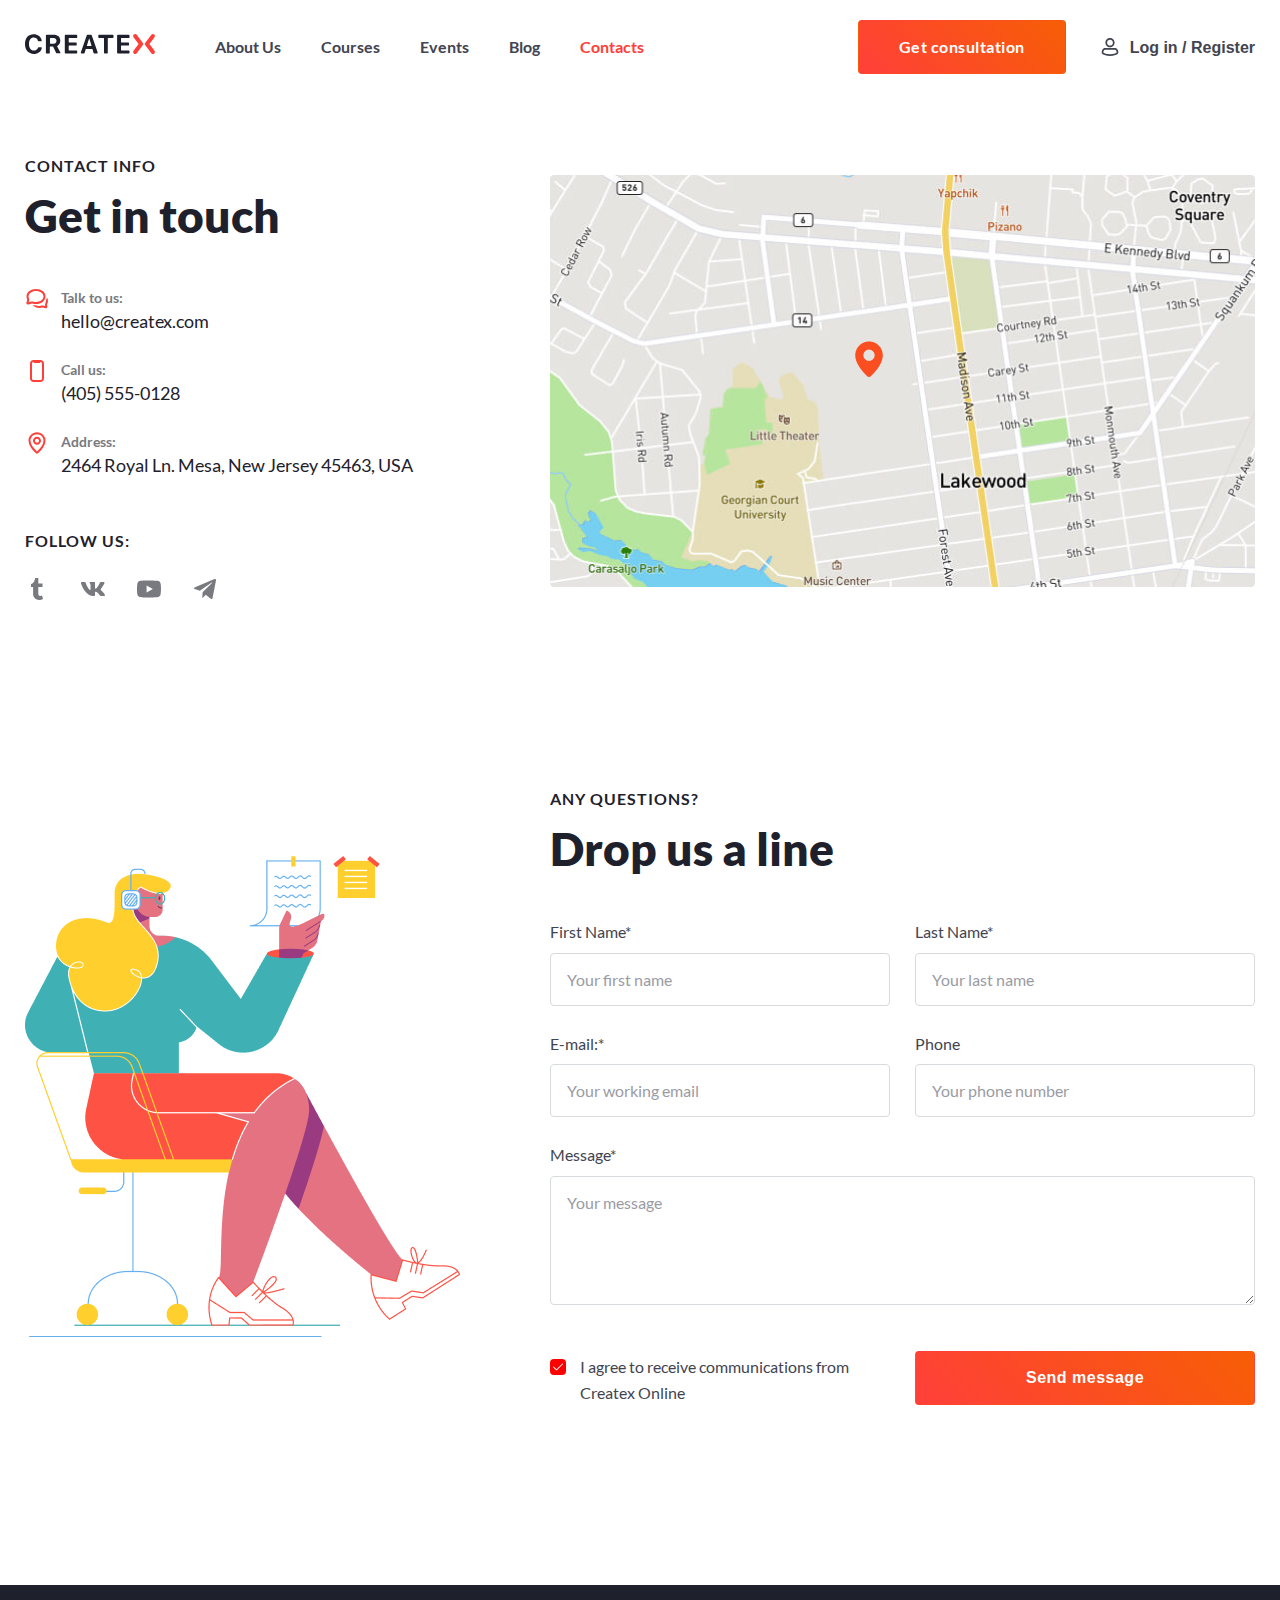
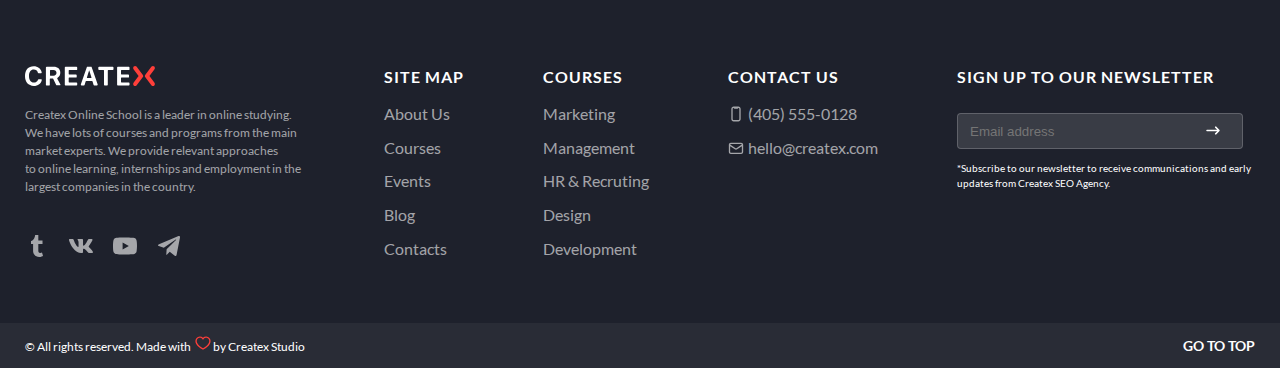
<file: contacts.html>
<!DOCTYPE html>
<html lang="en">

<head>
    <meta charset="utf-8">
    <meta name="viewport" content="width=device-width,initial-scale=1">
    <title>Contacts</title>
    <link href="css/style.css" rel="stylesheet">
</head>

<body class="page">
    <svg style="display: none">
        <symbol id="vk" viewBox="0 0 24 24">
            <g clip-path="url(#clip0_2491_3812)">
                <path
                    d="M19.915 13.028C19.527 12.538 19.638 12.32 19.915 11.882C19.92 11.877 23.123 7.451 23.453 5.95L23.455 5.949C23.619 5.402 23.455 5 22.662 5H20.038C19.37 5 19.062 5.345 18.897 5.731C18.897 5.731 17.561 8.929 15.671 11.002C15.061 11.601 14.779 11.793 14.446 11.793C14.282 11.793 14.027 11.601 14.027 11.054V5.949C14.027 5.293 13.84 5 13.287 5H9.161C8.742 5 8.493 5.306 8.493 5.591C8.493 6.213 9.438 6.356 9.536 8.106V11.903C9.536 12.735 9.385 12.888 9.05 12.888C8.158 12.888 5.993 9.677 4.71 6.002C4.451 5.289 4.198 5.001 3.525 5.001H0.9C0.151 5.001 0 5.346 0 5.732C0 6.414 0.892 9.805 4.148 14.285C6.318 17.343 9.374 19 12.154 19C13.825 19 14.029 18.632 14.029 17.999C14.029 15.077 13.878 14.801 14.715 14.801C15.103 14.801 15.771 14.993 17.331 16.468C19.114 18.217 19.407 19 20.405 19H23.029C23.777 19 24.156 18.632 23.938 17.906C23.439 16.379 20.067 13.238 19.915 13.028Z"
                    fill="curentColor" />
            </g>
            <defs>
                <clipPath id="clip0_2491_3812">
                    <rect width="24" height="24" fill="curentColor" />
                </clipPath>
            </defs>
        </symbol>
        <symbol id="whatsapp" viewBox="0 0 24 24">
            <path
                d="M22 11.7424C22 17.1231 17.6047 21.4849 12.1818 21.4849C10.4602 21.4849 8.84289 21.0449 7.43578 20.2727L2 22L3.77222 16.7729C2.87822 15.3049 2.36333 13.5831 2.36333 11.7424C2.36333 6.36178 6.75911 2 12.1818 2C17.6051 2 22 6.36178 22 11.7424ZM12.1818 3.55156C7.62978 3.55156 3.92711 7.226 3.92711 11.7424C3.92711 13.5347 4.51133 15.1944 5.49956 16.5447L4.46822 19.5867L7.64044 18.5784C8.94378 19.4342 10.5051 19.9333 12.182 19.9333C16.7333 19.9333 20.4367 16.2593 20.4367 11.7429C20.4367 7.22644 16.7336 3.55156 12.1818 3.55156ZM17.1398 13.9862C17.0791 13.8869 16.9189 13.8269 16.6784 13.7076C16.4376 13.5882 15.254 13.0102 15.034 12.9309C14.8133 12.8513 14.6524 12.8113 14.4922 13.0502C14.332 13.2893 13.8707 13.8269 13.73 13.9862C13.5896 14.146 13.4493 14.166 13.2084 14.0464C12.968 13.9271 12.1927 13.6747 11.2733 12.8613C10.558 12.2284 10.0749 11.4471 9.93444 11.2078C9.79422 10.9689 9.91978 10.8398 10.04 10.7209C10.1484 10.6138 10.2809 10.442 10.4011 10.3027C10.5218 10.1631 10.5618 10.0638 10.6416 9.90422C10.7222 9.74489 10.682 9.60556 10.6216 9.48578C10.5616 9.36644 10.0798 8.19133 9.87933 7.71311C9.67889 7.23533 9.47867 7.31489 9.338 7.31489C9.19778 7.31489 9.03711 7.29489 8.87667 7.29489C8.71622 7.29489 8.45533 7.35467 8.23467 7.59356C8.01422 7.83267 7.39267 8.41044 7.39267 9.58533C7.39267 10.7604 8.25467 11.8958 8.37533 12.0549C8.49556 12.214 10.0398 14.7038 12.4864 15.66C14.9333 16.6158 14.9333 16.2969 15.3747 16.2569C15.8156 16.2171 16.7982 15.6793 16.9996 15.122C17.1996 14.5638 17.1996 14.0858 17.1398 13.9862Z"
                fill="curentColor" />
        </symbol>
        <symbol id="telegram" viewBox="0 0 24 24">
            <path
                d="M9.63262 15.1813L9.2687 20.7653C9.78938 20.7653 10.0149 20.5213 10.2853 20.2283L12.7264 17.6833L17.7847 21.7243C18.7124 22.2883 19.366 21.9913 19.6163 20.7933L22.9365 3.8214L22.9374 3.8204C23.2317 2.3244 22.4415 1.73941 21.5377 2.1064L2.02135 10.2574C0.689406 10.8214 0.709573 11.6314 1.79493 11.9984L6.78447 13.6913L18.3742 5.78039C18.9196 5.38639 19.4155 5.60439 19.0076 5.99839L9.63262 15.1813Z"
                fill="curentColor" />
        </symbol>
        <symbol id="tumblr" viewBox="0 0 24 24">
            <path
                d="M18 21.7112L16.9929 18.5716C16.6003 18.7678 15.8554 18.9373 15.306 18.9557H15.228C13.6311 18.9557 13.3183 17.6998 13.3046 16.7822V9.93475H17.5054V6.6045H13.32V1H10.2557C10.2051 1 10.1169 1.04675 10.1049 1.16408C9.93171 2.881 9.16371 5.89042 6 7.094V9.93475H8.10514V17.1233C8.10514 19.557 9.79371 23 14.232 23L14.2226 22.9982H14.3777C15.9086 22.9707 17.6203 22.2942 18 21.7112Z"
                fill="curentColor" />
        </symbol>
        <symbol id="youtube" viewBox="0 0 24 18">
            <path fill-rule="evenodd" clip-rule="evenodd"
                d="M21.3903 1.11358C22.4182 1.39044 23.2288 2.20086 23.5055 3.22899C24.0197 5.10691 23.9999 9.02132 23.9999 9.02132C23.9999 9.02132 23.9999 12.9158 23.5057 14.7939C23.2288 15.8218 22.4184 16.6324 21.3903 16.9091C19.5122 17.4035 12 17.4035 12 17.4035C12 17.4035 4.50731 17.4035 2.60961 16.8895C1.58148 16.6127 0.771054 15.802 0.4942 14.7741C0 12.9158 0 9.00154 0 9.00154C0 9.00154 0 5.10691 0.4942 3.22899C0.770871 2.20104 1.60125 1.37066 2.60943 1.09399C4.48753 0.599609 11.9998 0.599609 11.9998 0.599609C11.9998 0.599609 19.5122 0.599609 21.3903 1.11358ZM15.8549 9.00158L9.60788 12.5996V5.40355L15.8549 9.00158Z"
                fill="curentColor" />
        </symbol>
        <symbol id="google" viewBox="0 0 24 24">
            <path
                d="M12.2111 10.5028H22.0865C22.1955 11.1112 22.25 11.6924 22.25 12.2463C22.25 14.2169 21.8368 15.9763 21.0105 17.5246C20.1841 19.0729 19.0059 20.2829 17.4757 21.1547C15.9456 22.0264 14.1908 22.4623 12.2111 22.4623C10.7854 22.4623 9.42785 22.1876 8.13837 21.6382C6.84889 21.0888 5.73649 20.3465 4.80116 19.4111C3.86584 18.4758 3.12348 17.3634 2.57409 16.0739C2.0247 14.7844 1.75 13.4269 1.75 12.0012C1.75 10.5755 2.0247 9.21789 2.57409 7.92841C3.12348 6.63893 3.86584 5.52653 4.80116 4.5912C5.73649 3.65587 6.84889 2.91352 8.13837 2.36413C9.42785 1.81473 10.7854 1.54004 12.2111 1.54004C14.9354 1.54004 17.2737 2.45266 19.2261 4.27791L16.3792 7.01579C15.2623 5.93517 13.8729 5.39486 12.2111 5.39486C11.0397 5.39486 9.95681 5.68998 8.96246 6.28024C7.96811 6.87049 7.18034 7.67188 6.59917 8.68439C6.018 9.6969 5.72741 10.8025 5.72741 12.0012C5.72741 13.1998 6.018 14.3054 6.59917 15.3179C7.18034 16.3305 7.96811 17.1318 8.96246 17.7221C9.95681 18.3123 11.0397 18.6075 12.2111 18.6075C13.0012 18.6075 13.7276 18.4985 14.3905 18.2806C15.0534 18.0626 15.5983 17.7902 16.0251 17.4633C16.4519 17.1364 16.8242 16.7641 17.142 16.3463C17.4599 15.9286 17.6937 15.5336 17.8435 15.1613C17.9934 14.789 18.0955 14.4348 18.15 14.0988H12.2111V10.5028Z"
                fill="curentColor" />
        </symbol>
        <symbol id="github" viewBox="0 0 24 24">
            <path
                d="M15.7 23.0001C15.1 23.0001 14.7 22.6001 14.7 22.0001V17.7001C14.7 16.9001 14.7 16.9001 14.4 16.6001C14.1 16.3001 14 15.9001 14.2 15.6001C14.3 15.2001 14.7 15.0001 15 14.9001C17.8 14.6001 20.4 13.7001 20.4 9.20008C20.4 8.10008 20 7.10008 19.2 6.30008C18.9 6.00008 18.8 5.60008 19 5.20008C19.2 4.70008 19.3 4.30008 19.3 3.80008C19.3 3.50008 19.3 3.30008 19.2 3.00008C18.7 3.10008 17.8 3.40008 16.5 4.20008C16.3 4.30008 16 4.40008 15.7 4.30008C13.5 3.80008 11.3 3.80008 9.09996 4.30008C8.79996 4.40008 8.59996 4.30008 8.29996 4.20008C6.79996 3.40008 5.89996 3.10008 5.39996 3.00008C5.39996 3.30008 5.29996 3.60008 5.29996 3.80008C5.29996 4.30008 5.39996 4.80008 5.59996 5.20008C5.69996 5.60008 5.59996 6.00008 5.39996 6.30008C4.99996 6.70008 4.69996 7.20008 4.49996 7.70008C4.29996 8.20008 4.19996 8.70008 4.19996 9.30008C4.19996 13.5001 6.39996 14.6001 9.59996 15.0001C9.99996 15.0001 10.3 15.3001 10.4 15.7001C10.5 16.1001 10.4 16.5001 10.2 16.7001C9.89996 17.0001 9.89996 17.2001 9.89996 18.1001V19.8001V19.9001V22.1001C9.89996 22.7001 9.49996 23.1001 8.89996 23.1001C8.29996 23.1001 7.89996 22.7001 7.89996 22.1001V21.1001C4.89996 21.5001 3.69996 19.8001 2.79996 18.6001C2.39996 18.1001 2.09996 17.6001 1.79996 17.5001C1.29996 17.4001 0.899959 16.8001 1.09996 16.3001C1.29996 15.8001 1.79996 15.4001 2.29996 15.6001C3.29996 15.9001 3.89996 16.7001 4.49996 17.5001C5.29996 18.6001 5.99996 19.6001 7.89996 19.2001V18.3001C7.89996 17.9001 7.79996 17.4001 7.89996 16.8001C5.09996 16.2001 2.19996 14.6001 2.19996 9.40008C2.19996 8.60008 2.39996 7.80008 2.69996 7.10008C2.89996 6.60008 3.19996 6.00008 3.59996 5.60008C3.49996 5.10008 3.39996 4.60008 3.39996 4.00008C3.39996 3.20008 3.59996 2.50008 3.89996 1.80008C3.99996 1.30008 4.19996 1.10008 4.49996 1.10008C4.79996 1.00008 6.19996 0.800076 8.89996 2.40008C11.1 1.90008 13.4 1.90008 15.6 2.40008C18.3 0.800076 19.6 1.00008 20 1.10008C20.3 1.20008 20.5 1.40008 20.6 1.60008C21 2.30008 21.1 3.00008 21.2 3.80008C21.2 4.30008 21.2 4.90008 21 5.40008C21.9 6.50008 22.4 7.80008 22.4 9.20008C22.4 14.5001 19.4 16.1001 16.7 16.7001C16.8 17.0001 16.8 17.4001 16.7 17.7001V22.0001C16.7 22.6001 16.2 23.0001 15.7 23.0001Z"
                fill="curentColor" />
        </symbol>
        <symbol id="behance" viewBox="0 0 24 24">
            <g clip-path="url(#clip0_2491_3802)">
                <path
                    d="M12.3652 15.1437C12.3652 13.1724 11.486 11.7153 9.66971 11.1692C10.9949 10.4961 11.6861 9.47637 11.6861 7.8902C11.6861 4.76268 9.49368 4 6.96423 4H0V19.7027H7.15926C9.84374 19.7027 12.3652 18.3341 12.3652 15.1437ZM3.24657 6.68058H6.29311C7.46432 6.68058 8.51851 7.03045 8.51851 8.47475C8.51851 9.8081 7.69836 10.3446 6.53816 10.3446H3.24657V6.68058ZM3.24557 17.036V12.7116H6.7842C8.21345 12.7116 9.11761 13.3452 9.11761 14.9538C9.11761 16.54 8.03842 17.036 6.71719 17.036H3.24557Z"
                    fill="curentColor" />
                <path
                    d="M18.7993 20C21.3537 20 23.008 18.7765 23.8041 16.1759H21.2117C20.9326 17.1466 19.7824 17.6597 18.8903 17.6597C17.169 17.6597 16.2648 16.5877 16.2648 14.7658H23.9792C24.2232 11.1198 22.3189 8.01257 18.7983 8.01257C15.5387 8.01257 13.3263 10.6174 13.3263 14.0297C13.3263 17.5711 15.4227 20 18.7993 20ZM18.7073 10.3721C20.1825 10.3721 20.9246 11.2937 21.0487 12.8009H16.2688C16.3658 11.3065 17.299 10.3721 18.7073 10.3721Z"
                    fill="curentColor" />
                <path d="M15.6701 4.82507H21.6591V6.37177H15.6701V4.82507Z" fill="curentColor" />
            </g>
            <defs>
                <clipPath id="clip0_2491_3802">
                    <rect width="24" height="24" ffill="curentColor" />
                </clipPath>
            </defs>
        </symbol>
    </svg>
    <div class="page__background page__background--header">
        <header class="container">
            <nav class="navigation">
                <a class="navigation__logo" href="index.html">
                    <img src="images/logo.svg" width="130" height="22" alt="">
                </a>
                <ul class="navigation__list site-list">
                    <li class="navigation__item">
                        <a class="navigation__link" href="aboutus.html">About Us</a>
                    </li>
                    <li class="navigation__item">
                        <a class="navigation__link" href="courses.html">Courses</a>
                    </li>
                    <li class="navigation__item">
                        <a class="navigation__link" href="events.html">Events</a>
                    </li>
                    <li class="navigation__item">
                        <a class="navigation__link" href="blog.html">Blog</a>
                    </li>
                    <li class="navigation__item">
                        <a class="navigation__link navigation__link--active" href="#">Contacts</a>
                    </li>
                </ul>
                <ul class="navigation-user site-list">
                    <li class="navigation-user__item">
                        <a class="button button__solid button__solid--large" href="#">
                            <span class="text text--large">Get consultation</span>
                        </a>
                    </li>
                    <li class="navigation-user__item">
                        <button class="navigation-user__link" id="openPopup" type="button">Log in / Register</button>
                    </li>
                </ul>
            </nav>
        </header>
    </div>
    <main class="main-inner">
        <section class="contacts container padding-start--80">
            <div class="contacts__description">
                <div class="display-title">
                    <h5 class="title-h6">Contact info</h5>
                    <h2 class="title-h1">Get in touch</h2>
                </div>
                <ul class="contacts__list site-list">
                    <li class="contacts__item">
                        <h6 class="small-bold contacts__subject icon--chat">Talk to us:</h6>
                        <a class="contacts__link" href="mailto:hello@createx.com">hello@createx.com</a>
                    </li>
                    <li class="contacts__item">
                        <h6 class="small-bold contacts__subject icon--phone">Call us:</h6>
                        <a class="contacts__link" href="tel:(405) 555-0128">(405) 555-0128</a>
                    </li>
                    <li class="contacts__item">
                        <h6 class="small-bold contacts__subject icon--pin">Address:</h6>
                        <p class="contacts__link">2464 Royal Ln. Mesa, New Jersey 45463, USA</p>
                    </li>
                </ul>
                <h5 class="title-h6">Follow us:</h5>
                <ul class="page__social site-list">
                    <li class="social__item">
                        <a class="social__link" href="#" title="Tumblr">
                            <span class="visually-hidden">Tumblr</span>
                            <svg class="social__link--icons">
                                <use xlink:href="#tumblr"></use>
                            </svg>
                        </a>
                    </li>
                    <li class="social__item">
                        <a class="social__link" href="#" title="Our VK group">
                            <span class="visually-hidden">Our VK group</span>
                            <svg class="social__link--icons">
                                <use xlink:href="#vk"></use>
                            </svg>
                        </a>
                    </li>
                    <li class="social__item">
                        <a class="social__link" href="#" title="YouTube">
                            <span class="visually-hidden">YouTube</span>
                            <svg class="social__link--icons">
                                <use xlink:href="#youtube"></use>
                            </svg>
                        </a>
                    </li>
                    <li class="social__item">
                        <a class="social__link" href="#" title="Telegram">
                            <span class="visually-hidden">Telegram</span>
                            <svg class="social__link--icons">
                                <use xlink:href="#telegram"></use>
                            </svg>
                        </a>
                    </li>
                </ul>
            </div>
            <img class="image--contain" src="images/contacts-map.jpg" width="705" height="560" alt="">
        </section>
        <section class="page__form container padding-start--180">
            <img class="image--contain" src="images/contact-form-image.png" alt="">
            <div class="page__form__content">
                <div class="display-title">
                    <h5 class="title-h6">Any questions?</h5>
                    <h2 class="title-h1">Drop us a line</h2>
                </div>
                <form class="page__form--contacts" action="#" method="post" target="_blank">
                    <fieldset class="form__group">
                        <ul class="form__list site-list">
                            <li class="form__list__item">
                                <label class="control-label" for="name">First Name*</label>
                                <input class="control-input" type="text" name="name" placeholder="Your first name"
                                    id="name" required>
                            </li>
                            <li class="form__list__item">
                                <label class="control-label" for="age">Last Name*</label>
                                <input class="control-input" type="text" name="age" placeholder="Your last name"
                                    id="last-name" required>
                            </li>
                            <li class="form__list__item">
                                <label class="control-label" for="email">E-mail:*</label>
                                <input class="control-input" type="email" name="mail" placeholder="Your working email"
                                    id="email" required>
                            </li>
                            <li class="form__list__item">
                                <label class="control-label" for="number">Phone</label>
                                <input class="control-input" type="tel" name="phone" placeholder="Your phone number"
                                    id="number" maxlength="21" required>
                            </li>
                            <li class="form__list__item item__textarea">
                                <label class="control-label" for="email">Message*</label>
                                <textarea class="control-input" id='feedback' name='feedback' rows="5"
                                    placeholder="Your message"></textarea>
                            </li>
                            <li class="form__list__item checkbox">
                                <label class="control">
                                    <input class="visually-hidden control-input" type="checkbox" name="message"
                                        id="message" checked>
                                    <span class="control-mark"></span>
                                    <span class="control-label">I agree to receive communications from Createx
                                        Online</span>
                                </label>
                            </li>
                            <li class="form__list__item">
                                <button class="button button__solid button__solid--large" type="submit">Send
                                    message</button>
                            </li>
                        </ul>
                    </fieldset>
                </form>
            </div>
        </section>
    </main>
    <footer class="footer">
        <div class="footer__background footer__background--content">
            <div class="main-footer container">
                <div class="footer__about">
                    <img class="footer__logo" src="images/footer-logo.svg" width="130" height="22" alt="">
                    <p>Createx Online School is a leader in online studying. We have lots of courses
                        and programs from the main market experts. We provide relevant approaches to online learning,
                        internships and employment in the largest companies in the country.</p>
                    <ul class="footer__social site-list">
                        <li class="social__item">
                            <a class="social__link" href="#" title="Tumblr">
                                <span class="visually-hidden">Tumblr</span>
                                <svg class="social__link--icons">
                                    <use xlink:href="#tumblr"></use>
                                </svg>
                            </a>
                        </li>
                        <li class="social__item">
                            <a class="social__link" href="#" title="Our VK group">
                                <span class="visually-hidden">Our VK group</span>
                                <svg class="social__link--icons">
                                    <use xlink:href="#vk"></use>
                                </svg>
                            </a>
                        </li>
                        <li class="social__item">
                            <a class="social__link" href="#" title="YouTube">
                                <span class="visually-hidden">YouTube</span>
                                <svg class="social__link--icons">
                                    <use xlink:href="#youtube"></use>
                                </svg>
                            </a>
                        </li>
                        <li class="social__item">
                            <a class="social__link" href="#" title="Telegram">
                                <span class="visually-hidden">Telegram</span>
                                <svg class="social__link--icons">
                                    <use xlink:href="#telegram"></use>
                                </svg>
                            </a>
                        </li>
                    </ul>
                </div>
                <ul class="footer__navigation site-list">
                    <li class="footer__column">
                        <h2 class="navigation__title">Site map</h2>
                        <ul class="column__navigation site-list">
                            <li class="column__item">
                                <a class="column__link" href="aboutus.html">About Us</a>
                            </li>
                            <li class="column__item">
                                <a class="column__link" href="courses.html">Courses</a>
                            </li>
                            <li class="column__item">
                                <a class="column__link" href="events.html">Events</a>
                            </li>
                            <li class="column__item">
                                <a class="column__link" href="blog.html">Blog</a>
                            </li>
                            <li class="column__item">
                                <a class="column__link" href="contacts.html">Contacts</a>
                            </li>
                        </ul>
                    </li>
                    <li class="navigation__column">
                        <h2 class="navigation__title">Courses</h2>
                        <ul class="column__navigation site-list">
                            <li class="column__item">
                                <a class="column__link" href="courses.html">Marketing</a>
                            </li>
                            <li class="column__-item">
                                <a class="column__link" href="courses.html">Management</a>
                            </li>
                            <li class="column__item">
                                <a class="column__link" href="courses.html">HR & Recruting</a>
                            </li>
                            <li class="column__item">
                                <a class="column__link" href="courses.html">Design</a>
                            </li>
                            <li class="column__item">
                                <a class="column__link" href="courses.html">Development</a>
                            </li>
                        </ul>
                    </li>
                    <li class="navigation__column">
                        <h2 class="navigation__title">Contact us</h2>
                        <ul class="column__navigation site-list">
                            <li class="column__item">
                                <a class="column__link link__icon icon--phone" href="#">(405) 555-0128</a>
                            </li>
                            <li class="column__-item">
                                <a class="column__link link__icon icon--mail" href="#">hello@createx.com</a>
                            </li>
                        </ul>
                    </li>
                    <li class="navigation__column">
                        <h2 class="navigation__title">Sign up to our newsletter</h2>
                        <form class="footer__form" action="" method="post">
                            <input class="footer__field" placeholder="Email address" type="email"
                                name="newsletter-email" id="newsletter-email" data-lpignore="true" required>
                            <button class="footer__button" type="submit">
                                <span class="visually-hidden">Submit</span>
                            </button>
                        </form>
                        <p class="footer__small-text">*Subscribe to our newsletter to receive communications and early
                            updates from Createx SEO Agency.</p>
                    </li>
                </ul>
            </div>
            <div class="footer__background footer__background--copyright">
                <section class="copyright container">
                    <p>© All rights reserved. Made with<span class="icon-heart"></span> by Createx Studio</p>
                    <a class="gototop" href="#">Go to top</a>
                </section>
            </div>
        </div>
    </footer>
    <div class="modal" id="popup">
        <div class="modal__wrapper">
            <button class="modal__close-button modal-close-icon" type="button" id="closePopup">
                <span class="visually-hidden">close</span>
            </button>
            <section class="modal__body">
                <div class="modal__header display-title--center">
                    <h3 class="title-h3">Sign in</h3>
                    <p class="modal__text small-regular">Sign in to your account using email and password provided
                        during
                        registration.</p>
                </div>
                <form class="page__form--signin" action="#" method="post" target="_blank">
                    <fieldset class="form__group">
                        <ul class="form__list site-list">
                            <li class="form__list__item">
                                <label class="control-label" for="email">Email</label>
                                <input class="control-input" type="email" name="mail" placeholder="Your working email"
                                    id="email" required>
                            </li>
                            <li class="form__list__item">
                                <label class="control-label" for="number">Password</label>
                                <input class="control-input control-input--password" type="password" name="password"
                                    placeholder="" id="password" required>
                                <button class="password__button"><span class="visually-hidden">Password</span></button>
                            </li>
                            <li class="form__list__item checkbox">
                                <label class="control">
                                    <input class="visually-hidden control-input" type="checkbox" name="message"
                                        id="message" checked>
                                    <span class="control-mark"></span>
                                    <span class="control-label">Keep me signed in</span>
                                </label>
                                <a class="checkbox__link small-regular" href="#">Forgot password?</a>
                            </li>
                            <li class="form__list__item">
                                <button class="button button__solid button__solid--regular" type="submit"><span
                                        class="text text--regular">Sign in</span></button>
                            </li>
                        </ul>
                        <p class="new-account">Don't have an account? <a class="checkbox__link small-regular"
                                href="#">Sign up</a></p>
                    </fieldset>
                </form>
                <div class="modal__footer">
                    <p class="footer__title">Or sign in with</p>
                    <ul class="post__social site-list padding-start--40">
                        <li class="social__item">
                            <a class="social__link" href="#" title="Sign in with Google">
                                <span class="visually-hidden">Sign in with Google</span>
                                <svg class="social__link--icons">
                                    <use xlink:href="#google"></use>
                                </svg>
                            </a>
                        </li>
                        <li class="social__item">
                            <a class="social__link" href="#" title="Sign in with VK">
                                <span class="visually-hidden">Sign in with VK</span>
                                <svg class="social__link--icons">
                                    <use xlink:href="#vk"></use>
                                </svg>
                            </a>
                        </li>
                        <li class="social__item">
                            <a class="social__link" href="#" title="Sign in with github">
                                <span class="visually-hidden">Sign in with github</span>
                                <svg class="social__link--icons">
                                    <use xlink:href="#github"></use>
                                </svg>
                            </a>
                        </li>
                    </ul>
                </div>
            </section>
        </div>
    </div>
    <script src="https://code.jquery.com/jquery-1.8.3.js"></script>
    <script src="js/main.js"></script>

</body>

</html>
</file>
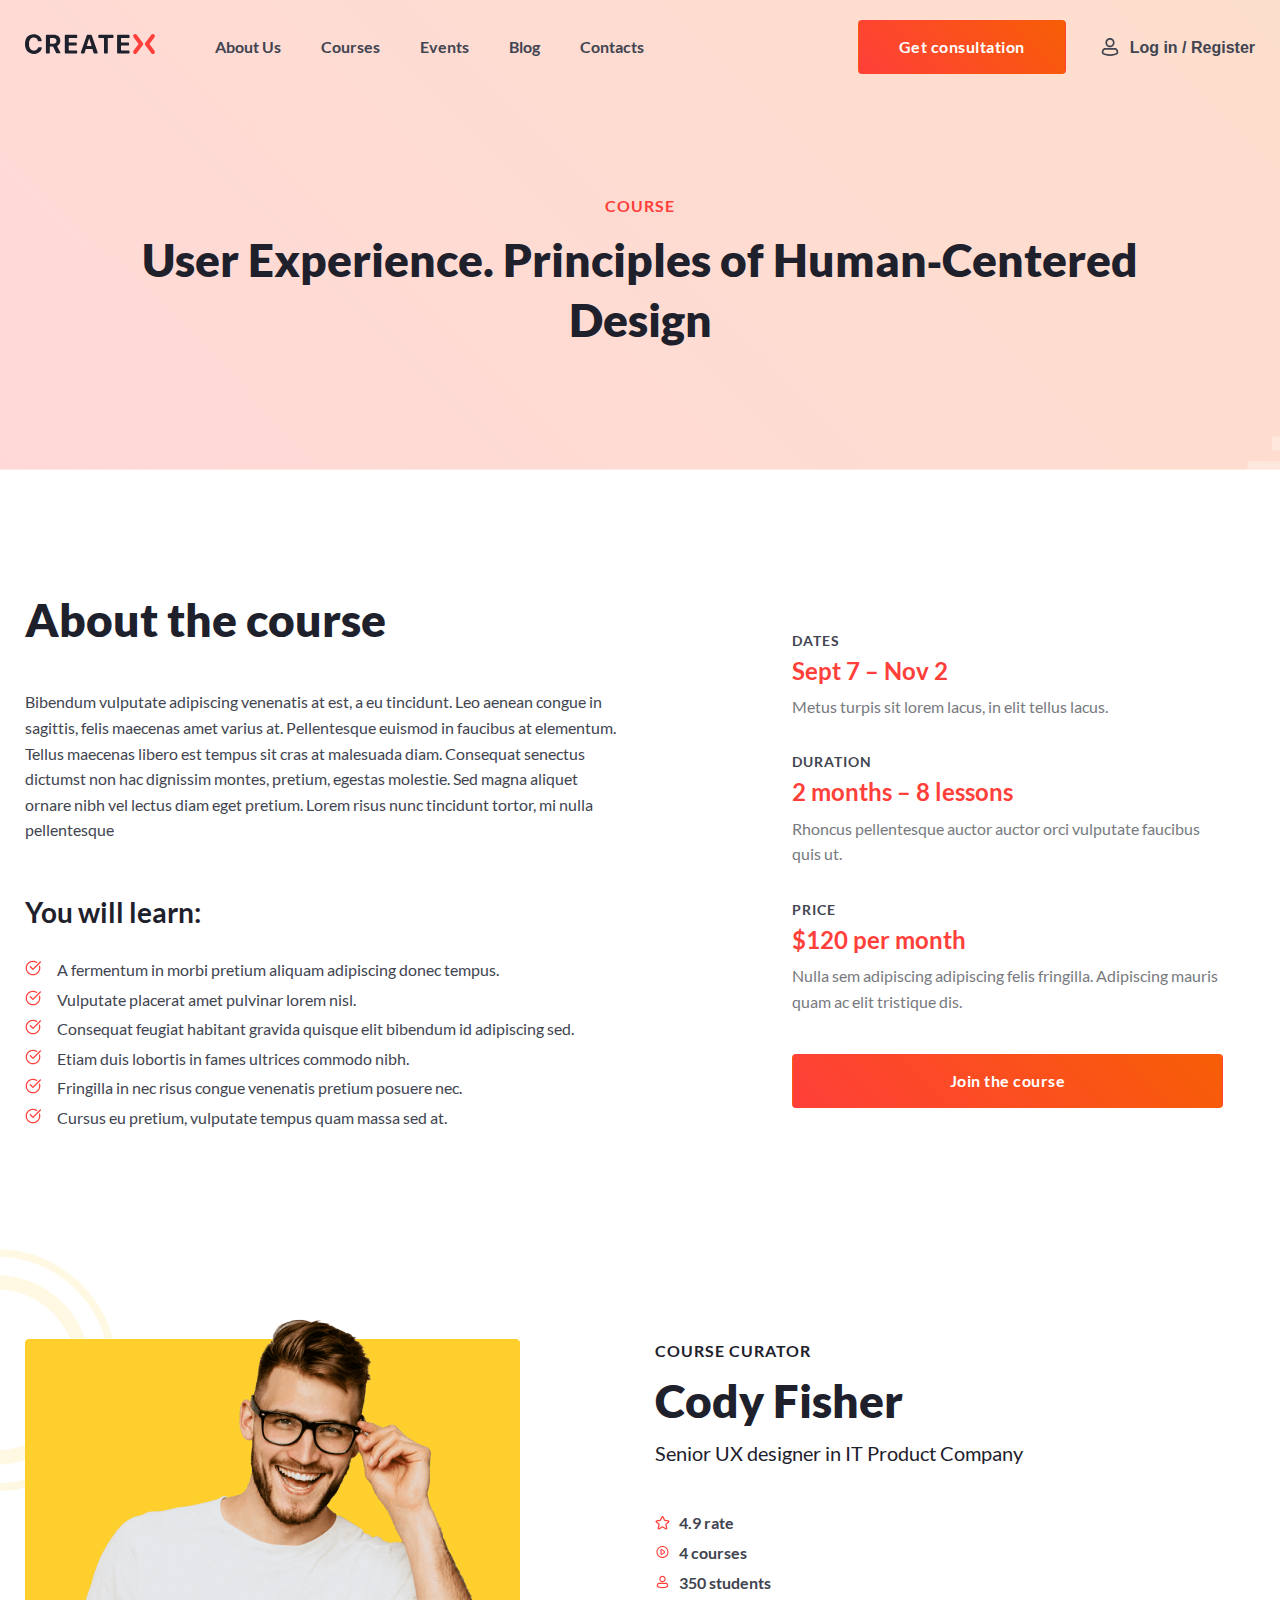
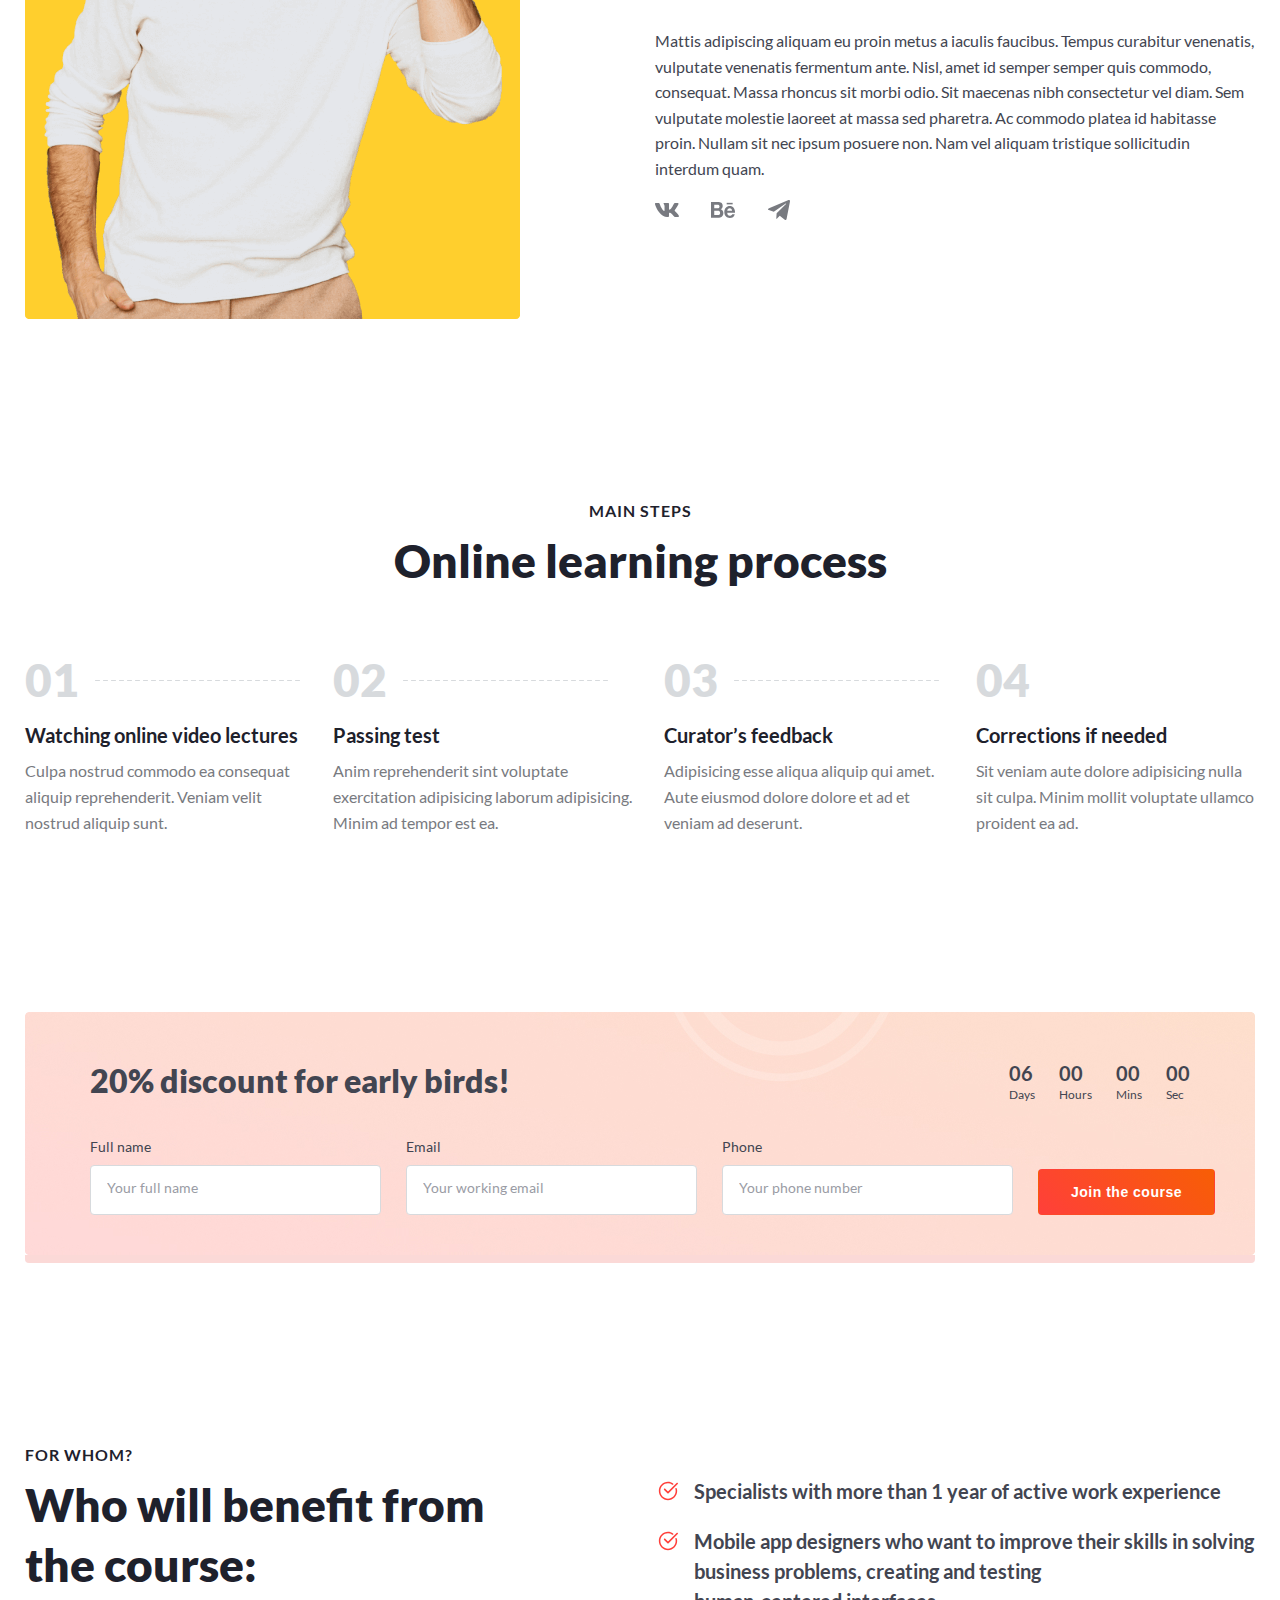
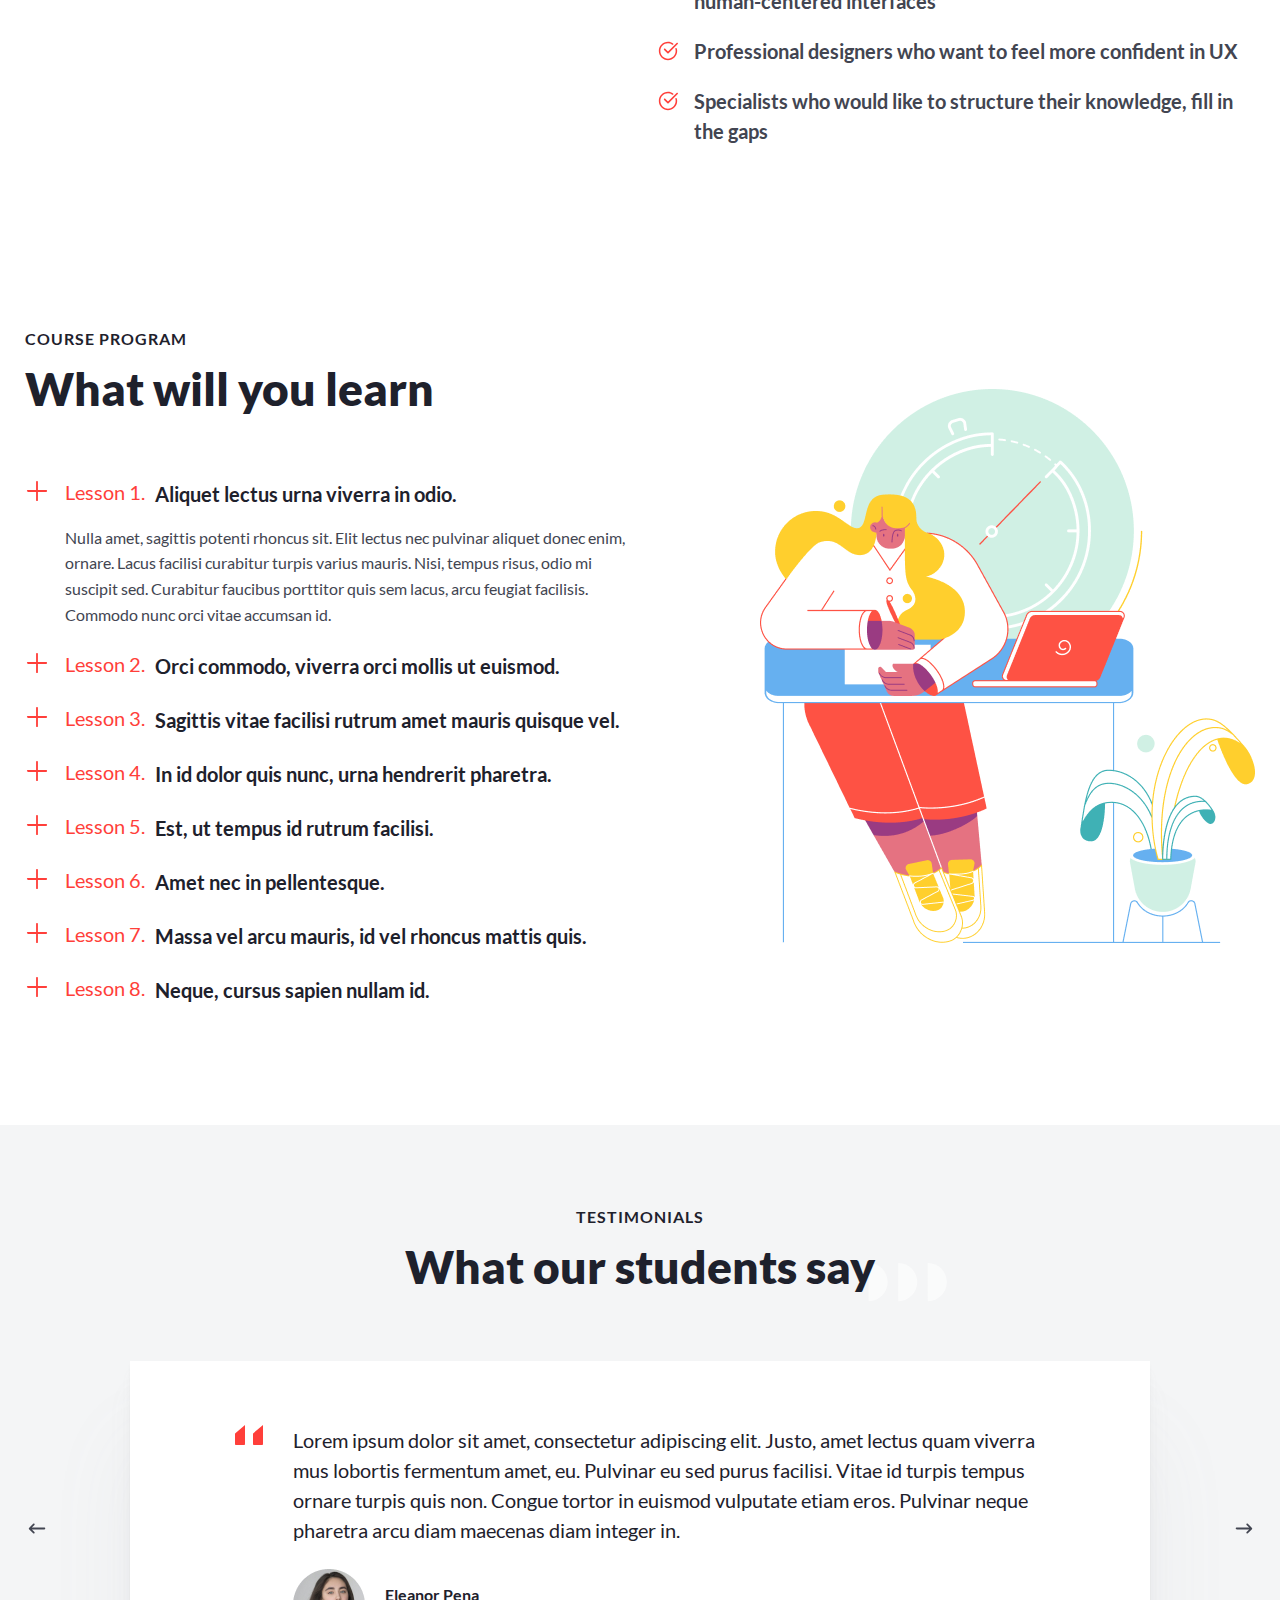
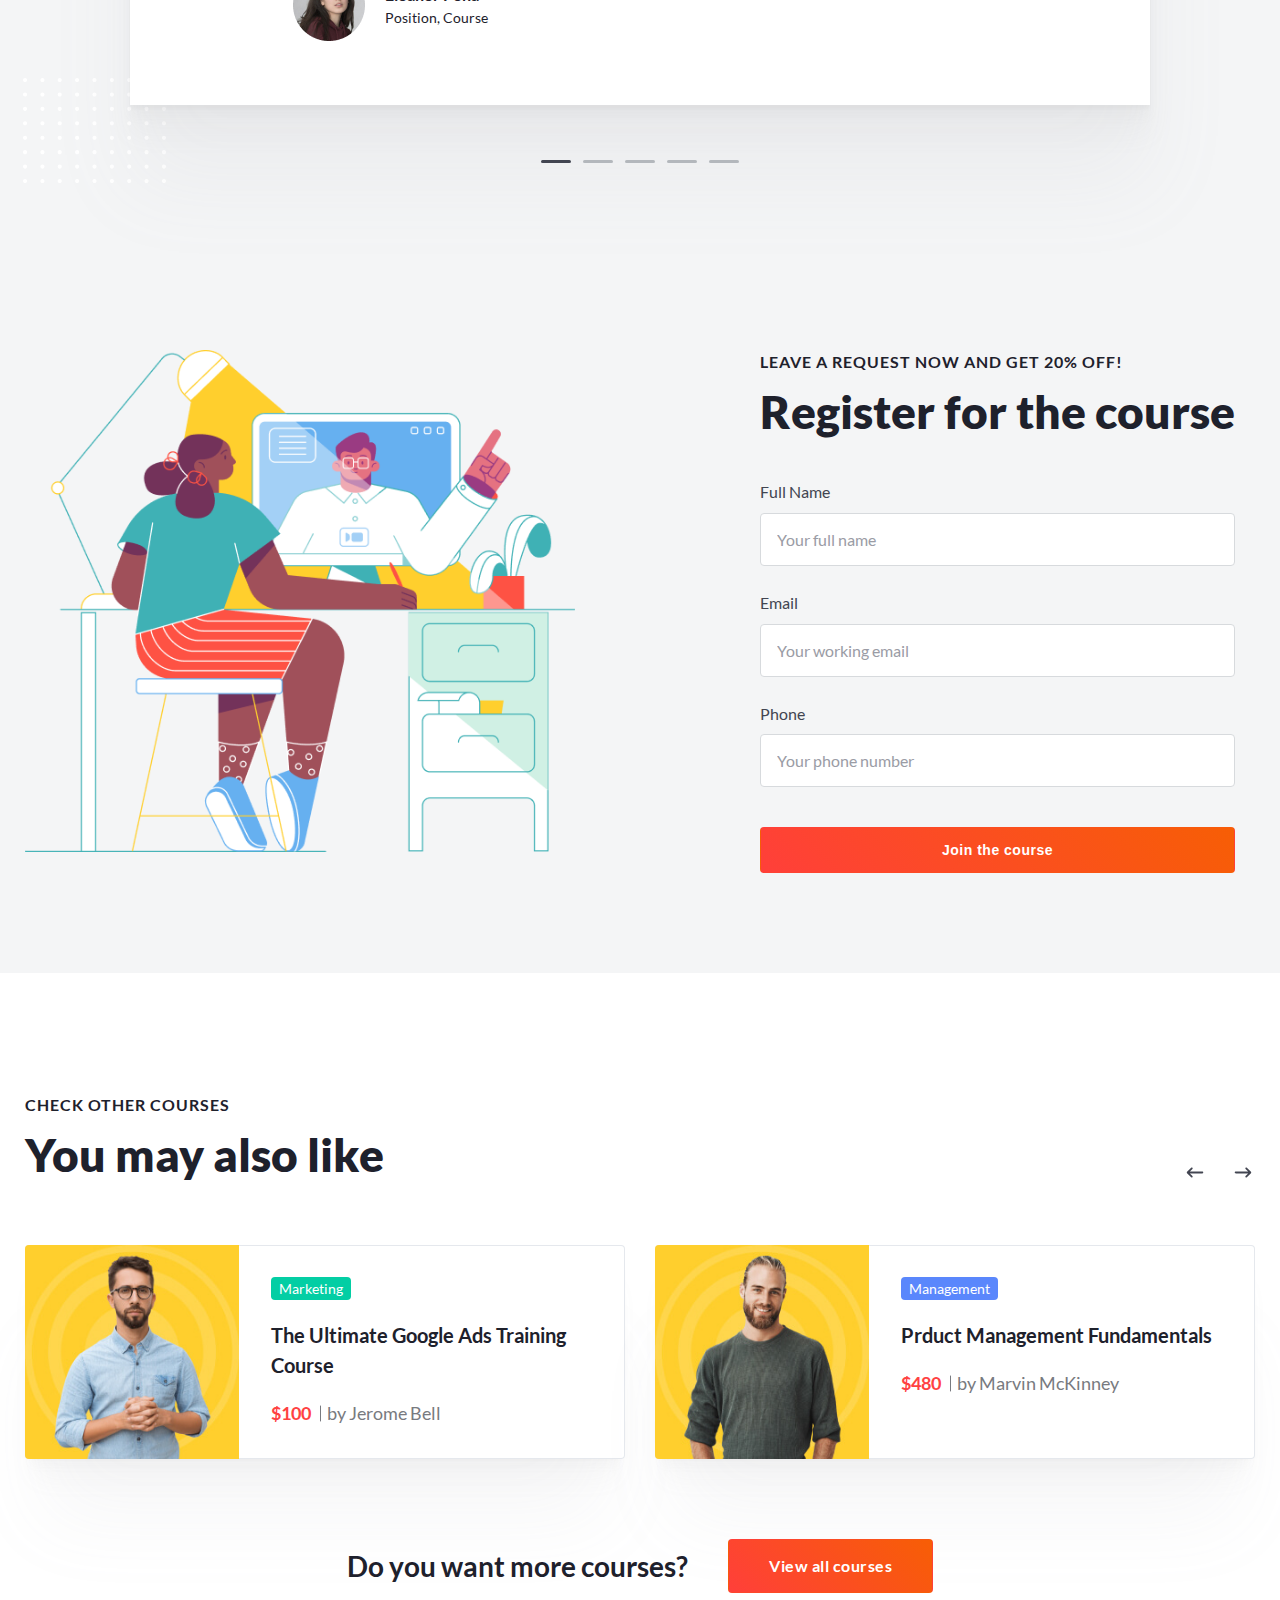
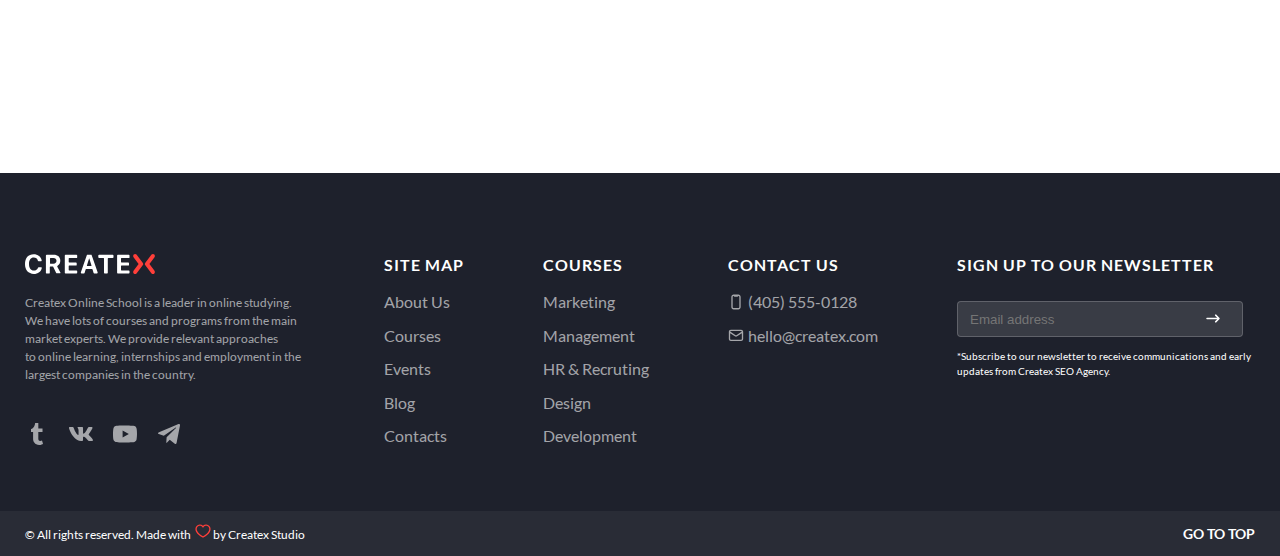
<file: course.html>
<!DOCTYPE html>
<html lang="en">

<head>
    <meta charset="utf-8">
    <meta name="viewport" content="width=device-width,initial-scale=1">
    <title>Course: User Experience. Principles of Human-Centered Design</title>
    <link href="css/style.css" rel="stylesheet">
</head>

<body class="single">
    <svg style="display: none">
        <symbol id="vk" viewBox="0 0 24 24">
            <g clip-path="url(#clip0_2491_3812)">
                <path
                    d="M19.915 13.028C19.527 12.538 19.638 12.32 19.915 11.882C19.92 11.877 23.123 7.451 23.453 5.95L23.455 5.949C23.619 5.402 23.455 5 22.662 5H20.038C19.37 5 19.062 5.345 18.897 5.731C18.897 5.731 17.561 8.929 15.671 11.002C15.061 11.601 14.779 11.793 14.446 11.793C14.282 11.793 14.027 11.601 14.027 11.054V5.949C14.027 5.293 13.84 5 13.287 5H9.161C8.742 5 8.493 5.306 8.493 5.591C8.493 6.213 9.438 6.356 9.536 8.106V11.903C9.536 12.735 9.385 12.888 9.05 12.888C8.158 12.888 5.993 9.677 4.71 6.002C4.451 5.289 4.198 5.001 3.525 5.001H0.9C0.151 5.001 0 5.346 0 5.732C0 6.414 0.892 9.805 4.148 14.285C6.318 17.343 9.374 19 12.154 19C13.825 19 14.029 18.632 14.029 17.999C14.029 15.077 13.878 14.801 14.715 14.801C15.103 14.801 15.771 14.993 17.331 16.468C19.114 18.217 19.407 19 20.405 19H23.029C23.777 19 24.156 18.632 23.938 17.906C23.439 16.379 20.067 13.238 19.915 13.028Z"
                    fill="curentColor" />
            </g>
            <defs>
                <clipPath id="clip0_2491_3812">
                    <rect width="24" height="24" fill="curentColor" />
                </clipPath>
            </defs>
        </symbol>
        <symbol id="whatsapp" viewBox="0 0 24 24">
            <path
                d="M22 11.7424C22 17.1231 17.6047 21.4849 12.1818 21.4849C10.4602 21.4849 8.84289 21.0449 7.43578 20.2727L2 22L3.77222 16.7729C2.87822 15.3049 2.36333 13.5831 2.36333 11.7424C2.36333 6.36178 6.75911 2 12.1818 2C17.6051 2 22 6.36178 22 11.7424ZM12.1818 3.55156C7.62978 3.55156 3.92711 7.226 3.92711 11.7424C3.92711 13.5347 4.51133 15.1944 5.49956 16.5447L4.46822 19.5867L7.64044 18.5784C8.94378 19.4342 10.5051 19.9333 12.182 19.9333C16.7333 19.9333 20.4367 16.2593 20.4367 11.7429C20.4367 7.22644 16.7336 3.55156 12.1818 3.55156ZM17.1398 13.9862C17.0791 13.8869 16.9189 13.8269 16.6784 13.7076C16.4376 13.5882 15.254 13.0102 15.034 12.9309C14.8133 12.8513 14.6524 12.8113 14.4922 13.0502C14.332 13.2893 13.8707 13.8269 13.73 13.9862C13.5896 14.146 13.4493 14.166 13.2084 14.0464C12.968 13.9271 12.1927 13.6747 11.2733 12.8613C10.558 12.2284 10.0749 11.4471 9.93444 11.2078C9.79422 10.9689 9.91978 10.8398 10.04 10.7209C10.1484 10.6138 10.2809 10.442 10.4011 10.3027C10.5218 10.1631 10.5618 10.0638 10.6416 9.90422C10.7222 9.74489 10.682 9.60556 10.6216 9.48578C10.5616 9.36644 10.0798 8.19133 9.87933 7.71311C9.67889 7.23533 9.47867 7.31489 9.338 7.31489C9.19778 7.31489 9.03711 7.29489 8.87667 7.29489C8.71622 7.29489 8.45533 7.35467 8.23467 7.59356C8.01422 7.83267 7.39267 8.41044 7.39267 9.58533C7.39267 10.7604 8.25467 11.8958 8.37533 12.0549C8.49556 12.214 10.0398 14.7038 12.4864 15.66C14.9333 16.6158 14.9333 16.2969 15.3747 16.2569C15.8156 16.2171 16.7982 15.6793 16.9996 15.122C17.1996 14.5638 17.1996 14.0858 17.1398 13.9862Z"
                fill="curentColor" />
        </symbol>
        <symbol id="telegram" viewBox="0 0 24 24">
            <path
                d="M9.63262 15.1813L9.2687 20.7653C9.78938 20.7653 10.0149 20.5213 10.2853 20.2283L12.7264 17.6833L17.7847 21.7243C18.7124 22.2883 19.366 21.9913 19.6163 20.7933L22.9365 3.8214L22.9374 3.8204C23.2317 2.3244 22.4415 1.73941 21.5377 2.1064L2.02135 10.2574C0.689406 10.8214 0.709573 11.6314 1.79493 11.9984L6.78447 13.6913L18.3742 5.78039C18.9196 5.38639 19.4155 5.60439 19.0076 5.99839L9.63262 15.1813Z"
                fill="curentColor" />
        </symbol>
        <symbol id="tumblr" viewBox="0 0 24 24">
            <path
                d="M18 21.7112L16.9929 18.5716C16.6003 18.7678 15.8554 18.9373 15.306 18.9557H15.228C13.6311 18.9557 13.3183 17.6998 13.3046 16.7822V9.93475H17.5054V6.6045H13.32V1H10.2557C10.2051 1 10.1169 1.04675 10.1049 1.16408C9.93171 2.881 9.16371 5.89042 6 7.094V9.93475H8.10514V17.1233C8.10514 19.557 9.79371 23 14.232 23L14.2226 22.9982H14.3777C15.9086 22.9707 17.6203 22.2942 18 21.7112Z"
                fill="curentColor" />
        </symbol>
        <symbol id="youtube" viewBox="0 0 24 18">
            <path fill-rule="evenodd" clip-rule="evenodd"
                d="M21.3903 1.11358C22.4182 1.39044 23.2288 2.20086 23.5055 3.22899C24.0197 5.10691 23.9999 9.02132 23.9999 9.02132C23.9999 9.02132 23.9999 12.9158 23.5057 14.7939C23.2288 15.8218 22.4184 16.6324 21.3903 16.9091C19.5122 17.4035 12 17.4035 12 17.4035C12 17.4035 4.50731 17.4035 2.60961 16.8895C1.58148 16.6127 0.771054 15.802 0.4942 14.7741C0 12.9158 0 9.00154 0 9.00154C0 9.00154 0 5.10691 0.4942 3.22899C0.770871 2.20104 1.60125 1.37066 2.60943 1.09399C4.48753 0.599609 11.9998 0.599609 11.9998 0.599609C11.9998 0.599609 19.5122 0.599609 21.3903 1.11358ZM15.8549 9.00158L9.60788 12.5996V5.40355L15.8549 9.00158Z"
                fill="curentColor" />
        </symbol>
        <symbol id="google" viewBox="0 0 24 24">
            <path
                d="M12.2111 10.5028H22.0865C22.1955 11.1112 22.25 11.6924 22.25 12.2463C22.25 14.2169 21.8368 15.9763 21.0105 17.5246C20.1841 19.0729 19.0059 20.2829 17.4757 21.1547C15.9456 22.0264 14.1908 22.4623 12.2111 22.4623C10.7854 22.4623 9.42785 22.1876 8.13837 21.6382C6.84889 21.0888 5.73649 20.3465 4.80116 19.4111C3.86584 18.4758 3.12348 17.3634 2.57409 16.0739C2.0247 14.7844 1.75 13.4269 1.75 12.0012C1.75 10.5755 2.0247 9.21789 2.57409 7.92841C3.12348 6.63893 3.86584 5.52653 4.80116 4.5912C5.73649 3.65587 6.84889 2.91352 8.13837 2.36413C9.42785 1.81473 10.7854 1.54004 12.2111 1.54004C14.9354 1.54004 17.2737 2.45266 19.2261 4.27791L16.3792 7.01579C15.2623 5.93517 13.8729 5.39486 12.2111 5.39486C11.0397 5.39486 9.95681 5.68998 8.96246 6.28024C7.96811 6.87049 7.18034 7.67188 6.59917 8.68439C6.018 9.6969 5.72741 10.8025 5.72741 12.0012C5.72741 13.1998 6.018 14.3054 6.59917 15.3179C7.18034 16.3305 7.96811 17.1318 8.96246 17.7221C9.95681 18.3123 11.0397 18.6075 12.2111 18.6075C13.0012 18.6075 13.7276 18.4985 14.3905 18.2806C15.0534 18.0626 15.5983 17.7902 16.0251 17.4633C16.4519 17.1364 16.8242 16.7641 17.142 16.3463C17.4599 15.9286 17.6937 15.5336 17.8435 15.1613C17.9934 14.789 18.0955 14.4348 18.15 14.0988H12.2111V10.5028Z"
                fill="curentColor" />
        </symbol>
        <symbol id="github" viewBox="0 0 24 24">
            <path
                d="M15.7 23.0001C15.1 23.0001 14.7 22.6001 14.7 22.0001V17.7001C14.7 16.9001 14.7 16.9001 14.4 16.6001C14.1 16.3001 14 15.9001 14.2 15.6001C14.3 15.2001 14.7 15.0001 15 14.9001C17.8 14.6001 20.4 13.7001 20.4 9.20008C20.4 8.10008 20 7.10008 19.2 6.30008C18.9 6.00008 18.8 5.60008 19 5.20008C19.2 4.70008 19.3 4.30008 19.3 3.80008C19.3 3.50008 19.3 3.30008 19.2 3.00008C18.7 3.10008 17.8 3.40008 16.5 4.20008C16.3 4.30008 16 4.40008 15.7 4.30008C13.5 3.80008 11.3 3.80008 9.09996 4.30008C8.79996 4.40008 8.59996 4.30008 8.29996 4.20008C6.79996 3.40008 5.89996 3.10008 5.39996 3.00008C5.39996 3.30008 5.29996 3.60008 5.29996 3.80008C5.29996 4.30008 5.39996 4.80008 5.59996 5.20008C5.69996 5.60008 5.59996 6.00008 5.39996 6.30008C4.99996 6.70008 4.69996 7.20008 4.49996 7.70008C4.29996 8.20008 4.19996 8.70008 4.19996 9.30008C4.19996 13.5001 6.39996 14.6001 9.59996 15.0001C9.99996 15.0001 10.3 15.3001 10.4 15.7001C10.5 16.1001 10.4 16.5001 10.2 16.7001C9.89996 17.0001 9.89996 17.2001 9.89996 18.1001V19.8001V19.9001V22.1001C9.89996 22.7001 9.49996 23.1001 8.89996 23.1001C8.29996 23.1001 7.89996 22.7001 7.89996 22.1001V21.1001C4.89996 21.5001 3.69996 19.8001 2.79996 18.6001C2.39996 18.1001 2.09996 17.6001 1.79996 17.5001C1.29996 17.4001 0.899959 16.8001 1.09996 16.3001C1.29996 15.8001 1.79996 15.4001 2.29996 15.6001C3.29996 15.9001 3.89996 16.7001 4.49996 17.5001C5.29996 18.6001 5.99996 19.6001 7.89996 19.2001V18.3001C7.89996 17.9001 7.79996 17.4001 7.89996 16.8001C5.09996 16.2001 2.19996 14.6001 2.19996 9.40008C2.19996 8.60008 2.39996 7.80008 2.69996 7.10008C2.89996 6.60008 3.19996 6.00008 3.59996 5.60008C3.49996 5.10008 3.39996 4.60008 3.39996 4.00008C3.39996 3.20008 3.59996 2.50008 3.89996 1.80008C3.99996 1.30008 4.19996 1.10008 4.49996 1.10008C4.79996 1.00008 6.19996 0.800076 8.89996 2.40008C11.1 1.90008 13.4 1.90008 15.6 2.40008C18.3 0.800076 19.6 1.00008 20 1.10008C20.3 1.20008 20.5 1.40008 20.6 1.60008C21 2.30008 21.1 3.00008 21.2 3.80008C21.2 4.30008 21.2 4.90008 21 5.40008C21.9 6.50008 22.4 7.80008 22.4 9.20008C22.4 14.5001 19.4 16.1001 16.7 16.7001C16.8 17.0001 16.8 17.4001 16.7 17.7001V22.0001C16.7 22.6001 16.2 23.0001 15.7 23.0001Z"
                fill="curentColor" />
        </symbol>
        <symbol id="behance" viewBox="0 0 24 24">
            <g clip-path="url(#clip0_2491_3802)">
                <path
                    d="M12.3652 15.1437C12.3652 13.1724 11.486 11.7153 9.66971 11.1692C10.9949 10.4961 11.6861 9.47637 11.6861 7.8902C11.6861 4.76268 9.49368 4 6.96423 4H0V19.7027H7.15926C9.84374 19.7027 12.3652 18.3341 12.3652 15.1437ZM3.24657 6.68058H6.29311C7.46432 6.68058 8.51851 7.03045 8.51851 8.47475C8.51851 9.8081 7.69836 10.3446 6.53816 10.3446H3.24657V6.68058ZM3.24557 17.036V12.7116H6.7842C8.21345 12.7116 9.11761 13.3452 9.11761 14.9538C9.11761 16.54 8.03842 17.036 6.71719 17.036H3.24557Z"
                    fill="curentColor" />
                <path
                    d="M18.7993 20C21.3537 20 23.008 18.7765 23.8041 16.1759H21.2117C20.9326 17.1466 19.7824 17.6597 18.8903 17.6597C17.169 17.6597 16.2648 16.5877 16.2648 14.7658H23.9792C24.2232 11.1198 22.3189 8.01257 18.7983 8.01257C15.5387 8.01257 13.3263 10.6174 13.3263 14.0297C13.3263 17.5711 15.4227 20 18.7993 20ZM18.7073 10.3721C20.1825 10.3721 20.9246 11.2937 21.0487 12.8009H16.2688C16.3658 11.3065 17.299 10.3721 18.7073 10.3721Z"
                    fill="curentColor" />
                <path d="M15.6701 4.82507H21.6591V6.37177H15.6701V4.82507Z" fill="curentColor" />
            </g>
            <defs>
                <clipPath id="clip0_2491_3802">
                    <rect width="24" height="24" ffill="curentColor" />
                </clipPath>
            </defs>
        </symbol>
    </svg>
    <div class="single__background single__background--header">
        <header class="single__header container">
            <nav class="navigation">
                <a class="navigation__logo" href="index.html">
                    <img src="images/logo.svg" width="130" height="22" alt="">
                </a>
                <ul class="navigation__list site-list">
                    <li class="navigation__item">
                        <a class="navigation__link" href="aboutus.html">About Us</a>
                    </li>
                    <li class="navigation__item">
                        <a class="navigation__link" href="courses.html">Courses</a>
                    </li>
                    <li class="navigation__item">
                        <a class="navigation__link" href="events.html">Events</a>
                    </li>
                    <li class="navigation__item">
                        <a class="navigation__link" href="blog.html">Blog</a>
                    </li>
                    <li class="navigation__item">
                        <a class="navigation__link" href="contacts.html">Contacts</a>
                    </li>
                </ul>
                <ul class="navigation-user site-list">
                    <li class="navigation-user__item">
                        <a class="button button__solid button__solid--large" href="#">
                            <span class="text text--large">Get consultation</span>
                        </a>
                    </li>
                    <li class="navigation-user__item">
                        <button class="navigation-user__link" id="openPopup" type="button">Log in / Register</button>
                    </li>
                </ul>
            </nav>
        </header>
        <section class="single__heading padding-start--120 padding-end--120">
            <h6 class="single__subtitle title-h6">course</h6>
            <h4 class="single__title title-h1">User Experience. Principles of Human&#8209;Centered Design</h4>
        </section>
    </div>
    <main class="main-inner">
        <section class="single-page container padding-start--120">
            <div class="single-page__description">
                <h2 class="single-page__title title-h1">About the course</h2>
                <p>Bibendum vulputate adipiscing venenatis at est, a eu tincidunt. Leo aenean congue in sagittis, felis
                    maecenas amet varius at. Pellentesque euismod in faucibus at elementum. Tellus maecenas libero est
                    tempus sit cras at malesuada diam. Consequat senectus dictumst non hac dignissim montes, pretium,
                    egestas molestie. Sed magna aliquet ornare nibh vel lectus diam eget pretium. Lorem risus nunc
                    tincidunt tortor, mi nulla pellentesque</p>
                <h3 class="single-page__subtitle title-h3">You will learn:</h3>
                <ul class="single-page__list site-list">
                    <li class="single-page__item">A fermentum in morbi pretium aliquam adipiscing donec tempus.</li>
                    <li class="single-page__item">Vulputate placerat amet pulvinar lorem nisl.</li>
                    <li class="single-page__item">Consequat feugiat habitant gravida quisque elit bibendum id adipiscing
                        sed.
                    </li>
                    <li class="single-page__item">Etiam duis lobortis in fames ultrices commodo nibh.</li>
                    <li class="single-page__item">Fringilla in nec risus congue venenatis pretium posuere nec.</li>
                    <li class="single-page__item">Cursus eu pretium, vulputate tempus quam massa sed at.</li>
                </ul>
            </div>
            <ul class="sidebar site-list">
                <li class="sidebar__item">
                    <p class="sidebar__headline">Dates</p>
                    <p class="sidebar__info title-h4">Sept 7 – Nov 2</p>
                    <p class="sidebar__text">Metus turpis sit lorem lacus, in elit tellus lacus.</p>
                </li>
                <li class="sidebar__item">
                    <p class="sidebar__headline">Duration</p>
                    <p class="sidebar__info title-h4">2 months – 8 lessons</p>
                    <p class="sidebar__text">Rhoncus pellentesque auctor auctor orci vulputate faucibus quis ut.</p>
                </li>
                <li class="sidebar__item">
                    <p class="sidebar__headline">Price</p>
                    <p class="sidebar__info title-h4">$120 per month</p>
                    <p class="sidebar__text">Nulla sem adipiscing adipiscing felis fringilla. Adipiscing mauris quam ac
                        elit tristique dis.</p>
                </li>
                <li class="sidebar__item">
                    <a class="sidebar__button button button__solid button__solid--large" href="#">
                        <span class="text text--large">Join the course</span>
                    </a>
                </li>
            </ul>
        </section>
        <div class="single__background--curator">
            <section class="curator container">
                <img class="curator__image" src="images/single-page-image_2.png" width="495" height="600" alt="">
                <div class="curator__description">
                    <div class="curator__title display-title">
                        <h6 class="title-h6">Course curator</h6>
                        <h2 class="title-h1">Cody Fisher</h2>
                        <p class="lead-regular">Senior UX designer in IT Product Company</p>
                    </div>
                    <ul class="curator__stats site-list base-bold">
                        <li class="stats__item stats__item--star">4.9 rate</li>
                        <li class="stats__item stats__item--video">4 courses</li>
                        <li class="stats__item stats__item--person">350 students</li>
                    </ul>
                    <p>Mattis adipiscing aliquam eu proin metus a iaculis faucibus. Tempus curabitur venenatis,
                        vulputate venenatis fermentum ante. Nisl, amet id semper semper quis commodo, consequat. Massa
                        rhoncus sit morbi odio. Sit maecenas nibh consectetur vel diam. Sem vulputate molestie laoreet
                        at massa sed pharetra. Ac commodo platea id habitasse proin. Nullam sit nec ipsum posuere non.
                        Nam vel aliquam tristique sollicitudin interdum quam. </p>
                    <ul class="page__social site-list padding-start--40">
                        <li class="social__item">
                            <a class="social__link" href="#" title="VK">
                                <span class="visually-hidden">VK</span>
                                <svg class="social__link--icons">
                                    <use xlink:href="#vk"></use>
                                </svg>
                            </a>
                        </li>
                        <li class="social__item">
                            <a class="social__link" href="#">
                                <span class="visually-hidden">Behance</span>
                                <svg class="social__link--icons">
                                    <use xlink:href="#behance"></use>
                                </svg>
                            </a>
                        </li>
                        <li class="social__item">
                            <a class="social__link" href="#" title="Telegram">
                                <span class="visually-hidden">Telegram</span>
                                <svg class="social__link--icons" width="24" height="24" viewBox="0 0 24 24"
                                    fill="curentColor" xmlns="http://www.w3.org/2000/svg">
                                    <path
                                        d="M9.63262 15.1813L9.2687 20.7653C9.78938 20.7653 10.0149 20.5213 10.2853 20.2283L12.7264 17.6833L17.7847 21.7243C18.7124 22.2883 19.366 21.9913 19.6163 20.7933L22.9365 3.8214L22.9374 3.8204C23.2317 2.3244 22.4415 1.73941 21.5377 2.1064L2.02135 10.2574C0.689406 10.8214 0.709573 11.6314 1.79493 11.9984L6.78447 13.6913L18.3742 5.78039C18.9196 5.38639 19.4155 5.60439 19.0076 5.99839L9.63262 15.1813Z" />
                                </svg>
                            </a>
                        </li>
                    </ul>
                </div>
            </section>
            <section class="steps container padding-start--180">
                <div class="display-title display-title--center">
                    <h6 class="title-h6">Main steps</h6>
                    <h2 class="title-h1">Online learning process</h2>
                </div>
                <ol class="steps__list site-list padding-start--60">
                    <li class="steps__item">
                        <h4 class="steps__title lead-bold">Watching online video lectures</h4>
                        <p class="steps__text">Culpa nostrud commodo ea consequat aliquip reprehenderit. Veniam velit
                            nostrud aliquip sunt.</p>
                    </li>
                    <li class="steps__item">
                        <h4 class="steps__title lead-bold">Passing test</h4>
                        <p class="steps__text">Anim reprehenderit sint voluptate exercitation adipisicing laborum
                            adipisicing. Minim ad tempor est ea.</p>
                    </li>
                    <li class="steps__item">
                        <h4 class="steps__title lead-bold">Curator’s feedback</h4>
                        <p class="steps__text">Adipisicing esse aliqua aliquip qui amet. Aute eiusmod dolore dolore et
                            ad et veniam ad deserunt.</p>
                    </li>
                    <li class="steps__item">
                        <h4 class="steps__title lead-bold">Corrections if needed</h4>
                        <p class="steps__text">Sit veniam aute dolore adipisicing nulla sit culpa. Minim mollit
                            voluptate ullamco proident ea ad.</p>
                    </li>
                </ol>
            </section>
            <section class="call-to-action container ">
                <div class="call-to-action__head">
                    <h2 class="title-h2">20% discount for early birds!</h2>
                    <ul class="countdown site-list">
                        <li class="countdown-item">
                            <p class="countdown__days title-h5" id="days">06</p>
                            <p class="countdown__label extrasmall-regular" class="label">Days</p>
                        </li>
                        <li class="countdown-item">
                            <p class="countdown__days title-h5" id="hours">00</p>
                            <p class="countdown__label extrasmall-regular" class="label">Hours</p>
                        </li>
                        <li class="countdown-item">
                            <p class="countdown__days title-h5" id="minutes">00</p>
                            <p class="countdown__label extrasmall-regular" class="label">Mins</p>
                        </li>
                        <li class="countdown-item">
                            <p class="countdown__days title-h5" id="seconds">00</p>
                            <p class="countdown__label extrasmall-regular" class="label">Sec</p>
                        </li>
                    </ul>
                </div>
                <form class="call-to-action__form" action="#" method="post" target="_blank">
                    <fieldset class="form__group">
                        <ul class="form__list site-list">
                            <li class="form__list__item">
                                <label class="control-label" for="name">Full name</label>
                                <input class="control-input" type="text" name="name" placeholder="Your full name"
                                    id="name" required>
                            </li>
                            <li class="form__list__item">
                                <label class="control-label" for="email">Email</label>
                                <input class="control-input" type="email" name="mail" placeholder="Your working email"
                                    id="email" required>
                            </li>
                            <li class="form__list__item">
                                <label class="control-label" for="number">Phone</label>
                                <input class="control-input" type="tel" name="phone" placeholder="Your phone number"
                                    id="number" maxlength="21" required>
                            </li>
                            <li class="form__list__item">
                                <button class="button button__solid button__solid--regular" type="submit"><span
                                        class="text text--regular">Join the course</span></button>
                            </li>
                        </ul>
                    </fieldset>
                </form>
            </section>
            <section class="forwhom container padding-start--180">
                <div class="forwhom__title display-title">
                    <h6 class="title-h6">For whom?</h6>
                    <h2 class="title-h1">Who will benefit from the course:</h2>
                </div>
                <ul class="bulleted-list--large site-list">
                    <li>Specialists with more than 1 year of active work experience</li>
                    <li>Mobile app designers who want to improve their skills in solving business
                        problems, creating and testing<br>human-centered interfaces</li>
                    <li>Professional designers who want to feel more confident in UX</li>
                    <li>Specialists who would like to structure their knowledge, fill in the gaps</li>
                </ul>
            </section>
        </div>
        <section class="accordion accordion--lesson container padding-end--120">
            <div class="accordion__wrap">
                <div class="forwhom__title display-title">
                    <h6 class="title-h6">Course program</h6>
                    <h2 class="title-h1">What will you learn</h2>
                </div>
                <ol class="accordion__list site-list padding-start--60">
                    <li class="accordion__item">
                        <h4 class="accordion__title lead-bold"><span class="accordion__mark">Aliquet lectus urna viverra
                                in odio.</span></h4>
                        <p class="accordion__text accordion__text--current">Nulla amet, sagittis potenti rhoncus sit.
                            Elit lectus nec pulvinar
                            aliquet
                            donec enim, ornare. Lacus facilisi curabitur turpis varius mauris. Nisi, tempus risus, odio
                            mi suscipit sed. Curabitur faucibus porttitor quis sem lacus, arcu feugiat facilisis.
                            Commodo nunc orci vitae accumsan id.</p>
                    </li>
                    <li class="accordion__item">
                        <h4 class="accordion__title lead-bold"><span class="accordion__mark">Orci commodo, viverra orci
                                mollis ut euismod.</span></h4>
                        <p class="accordion__text">Nulla amet, sagittis potenti rhoncus sit. Elit lectus nec pulvinar
                            aliquet
                            donec enim, ornare. Lacus facilisi curabitur turpis varius mauris. Nisi, tempus risus, odio
                            mi suscipit sed.</p>
                    </li>
                    <li class="accordion__item">
                        <h4 class="accordion__title lead-bold"><span class="accordion__mark">Sagittis vitae facilisi
                                rutrum amet mauris quisque vel.</span></h4>
                        <p class="accordion__text">Curabitur faucibus porttitor quis sem lacus, arcu feugiat facilisis.
                            Commodo nunc orci vitae accumsan id.</p>
                    </li>
                    <li class="accordion__item">
                        <h4 class="accordion__title lead-bold"><span class="accordion__mark">In id dolor quis nunc, urna
                                hendrerit pharetra.</span></h4>
                        <p class="accordion__text"> Lacus facilisi curabitur turpis varius mauris. Nisi, tempus risus,
                            odio
                            mi suscipit sed. Curabitur faucibus porttitor quis sem lacus, arcu feugiat facilisis.
                            Commodo nunc orci vitae accumsan id.</p>
                    </li>
                    <li class="accordion__item">
                        <h4 class="accordion__title lead-bold"><span class="accordion__mark">Est, ut tempus id rutrum
                                facilisi.</span></h4>
                        <p class="accordion__text"> Lacus facilisi curabitur turpis varius mauris. Nisi, tempus risus,
                            odio
                            mi suscipit sed. Curabitur faucibus porttitor quis sem lacus, arcu feugiat facilisis.
                            Commodo nunc orci vitae accumsan id.</p>
                    </li>
                    <li class="accordion__item">
                        <h4 class="accordion__title lead-bold"><span class="accordion__mark">Amet nec in
                                pellentesque.</span></h4>
                        <p class="accordion__text"> Lacus facilisi curabitur turpis varius mauris. Nisi, tempus risus,
                            odio
                            mi suscipit sed. Curabitur faucibus porttitor quis sem lacus, arcu feugiat facilisis.
                            Commodo nunc orci vitae accumsan id.</p>
                    </li>
                    <li class="accordion__item">
                        <h4 class="accordion__title lead-bold"><span class="accordion__mark">Massa vel arcu mauris, id
                                vel rhoncus mattis quis.</span></h4>
                        <p class="accordion__text"> Lacus facilisi curabitur turpis varius mauris. Nisi, tempus risus,
                            odio
                            mi suscipit sed. Curabitur faucibus porttitor quis sem lacus, arcu feugiat facilisis.
                            Commodo nunc orci vitae accumsan id.</p>
                    </li>
                    <li class="accordion__item">
                        <h4 class="accordion__title lead-bold"><span class="accordion__mark">Neque, cursus sapien nullam
                                id.</span></h4>
                        <p class="accordion__text"> Lacus facilisi curabitur turpis varius mauris. Nisi, tempus risus,
                            odio
                            mi suscipit sed. Curabitur faucibus porttitor quis sem lacus, arcu feugiat facilisis.
                            Commodo nunc orci vitae accumsan id.</p>
                    </li>
                </ol>
            </div>
            <img class="accordion__image" src="images/program-illustration.png" width="495" height="554" alt="">
        </section>
        <div class="page__background page__background--testimonials">
            <section class="main__testimonials container padding-start--80">
                <div class="display-title display-title--center">
                    <h5 class="title-h6">Testimonials</h5>
                    <h2 class="title-h1">What our students say</h2>
                </div>
                <div class="main__testimonials__wrap">
                    <ul class="main__testimonials__list site-list">
                        <li>
                            <blockquote class='quote lead-regular'>
                                <p>Lorem ipsum dolor sit amet, consectetur adipiscing elit. Justo, amet lectus quam
                                    viverra mus lobortis fermentum amet, eu. Pulvinar eu sed purus facilisi. Vitae id
                                    turpis tempus ornare turpis quis non. Congue tortor in euismod vulputate etiam eros.
                                    Pulvinar neque pharetra arcu diam maecenas diam integer in.</p>
                                <footer>
                                    <img class="testimonials__image" src="images/testimonials-image_1.png" width="72"
                                        height="72" alt="">
                                    <div class="quote__text">
                                        <p class="base-bold">Eleanor Pena</p>
                                        <p class="small-regular">Position, Course</p>
                                    </div>
                                </footer>
                            </blockquote>
                        </li>
                    </ul>
                    <div class="slider-controls">
                        <button class="slider-arrow arrow-prev" type="button" title="Preview"
                            aria-label="Preview"></button>
                        <button class="slider-arrow arrow-next" type="button" title="Next" aria-label="Next"></button>
                    </div>

                </div>
                <ol class="testimonials__pagination site-list">
                    <li><button class="testimonials__pagination__button testimonials__pagination--current" type="button"
                            aria-label=""></button></li>
                    <li><button class="testimonials__pagination__button" type="button" aria-label=""></button></li>
                    <li><button class="testimonials__pagination__button" type="button" aria-label=""></button></li>
                    <li><button class="testimonials__pagination__button" type="button" aria-label=""></button></li>
                    <li><button class="testimonials__pagination__button" type="button" aria-label=""></button></li>
                </ol>
            </section>
            <section class="request container padding-start--180 padding-end--100">
                <img class="request__image" src="images/hero-image.png" srcset="images/hero-image@2x.png 2x" width="550"
                    height="502" alt="">
                <div class="request__wrap">
                    <div class="display-title">
                        <h6 class="title-h6">Leave a request now and get 20% off!</h6>
                        <h2 class="title-h1">Register for the course</h2>
                    </div>
                    <form class="page__form--request" action="#" method="post" target="_blank">
                        <fieldset class="form__group">
                            <ul class="form__list site-list">
                                <li class="form__list__item">
                                    <label class="control-label" for="name">Full Name</label>
                                    <input class="control-input" type="text" name="name" placeholder="Your full name"
                                        id="name" required>
                                </li>
                                <li class="form__list__item">
                                    <label class="control-label" for="email">Email</label>
                                    <input class="control-input" type="email" name="mail"
                                        placeholder="Your working email" id="email" required>
                                </li>
                                <li class="form__list__item">
                                    <label class="control-label" for="number">Phone</label>
                                    <input class="control-input" type="tel" name="phone" placeholder="Your phone number"
                                        id="number" maxlength="21" required>
                                </li>
                                <li class="form__list__item">
                                    <button class="button button__solid button__solid--regular" type="submit"><span
                                            class="text text--regular">Join the course</span></button>
                                </li>
                            </ul>
                        </fieldset>
                    </form>
                </div>
            </section>
        </div>
        <section class="related-courses container padding-start--120 padding-end--100">
            <div class="related-courses__header">
                <div class="display-title">
                    <h5 class="title-h6">Check other courses</h5>
                    <h2 class="title-h1">You may also like</h2>
                </div>
                <div class="slider-controls">
                    <button class="slider-arrow arrow-prev" type="button" title="Preview" aria-label="Preview"><span
                            class="visually-hidden">Preview</span></button>
                    <button class="slider-arrow arrow-next" type="button" title="Next" aria-label="Next"></button>
                </div>
            </div>
            <ul class="cards cards--horizontal site-list">
                <li class="cards__item">
                    <img class="cards__image" src="images/photo-courses_1.png" width="214" height="214" alt="">
                    <div class="cards__content">
                        <p class="cards__badge badge--green">Marketing</p>
                        <a class="cards__link lead-bold" href="#">The Ultimate Google Ads Training Course</a>
                        <ul class="cards__info site-list">
                            <li class="info__item cards__price">$100</li>
                            <li class="info__item cards__author">by Jerome Bell</li>
                        </ul>
                    </div>
                </li>
                <li class="cards__item">
                    <img class="cards__image" src="images/photo-courses_4.png" width="214" height="214" alt="">
                    <div class="cards__content">
                        <p class="cards__badge badge--blue">Management</p>
                        <a class="cards__link lead-bold" href="#">Prduct Management Fundamentals</a>
                        <ul class="cards__info site-list">
                            <li class="info__item cards__price">$480</li>
                            <li class="info__item cards__author">by Marvin McKinney</li>
                        </ul>
                    </div>
                </li>
            </ul>
            <div class="events__view-all padding-start--80 padding-end--180">
                <h3 class="title-h3">Do you want more courses?</h3>
                <a class="button button__solid button__solid--large" href="#">
                    <span class="text text--large">View all courses</span>
                </a>
            </div>
        </section>
    </main>
    <footer class="footer">
        <div class="footer__background footer__background--content">
            <div class="main-footer container">
                <div class="footer__about">
                    <img class="footer__logo" src="images/footer-logo.svg" width="130" height="22" alt="">
                    <p>Createx Online School is a leader in online studying. We have lots of courses
                        and programs from the main market experts. We provide relevant approaches to online learning,
                        internships and employment in the largest companies in the country.</p>
                    <ul class="footer__social site-list">
                        <li class="social__item">
                            <a class="social__link" href="#" title="Tumblr">
                                <span class="visually-hidden">Tumblr</span>
                                <svg class="social__link--icons">
                                    <use xlink:href="#tumblr"></use>
                                </svg>
                            </a>
                        </li>
                        <li class="social__item">
                            <a class="social__link" href="#" title="Our VK group">
                                <span class="visually-hidden">Our VK group</span>
                                <svg class="social__link--icons">
                                    <use xlink:href="#vk"></use>
                                </svg>
                            </a>
                        </li>
                        <li class="social__item">
                            <a class="social__link" href="#" title="YouTube">
                                <span class="visually-hidden">YouTube</span>
                                <svg class="social__link--icons">
                                    <use xlink:href="#youtube"></use>
                                </svg>
                            </a>
                        </li>
                        <li class="social__item">
                            <a class="social__link" href="#" title="Telegram">
                                <span class="visually-hidden">Telegram</span>
                                <svg class="social__link--icons">
                                    <use xlink:href="#telegram"></use>
                                </svg>
                            </a>
                        </li>
                    </ul>
                </div>
                <ul class="footer__navigation site-list">
                    <li class="footer__column">
                        <h2 class="navigation__title">Site map</h2>
                        <ul class="column__navigation site-list">
                            <li class="column__item">
                                <a class="column__link" href="aboutus.html">About Us</a>
                            </li>
                            <li class="column__item">
                                <a class="column__link" href="courses.html">Courses</a>
                            </li>
                            <li class="column__item">
                                <a class="column__link" href="events.html">Events</a>
                            </li>
                            <li class="column__item">
                                <a class="column__link" href="blog.html">Blog</a>
                            </li>
                            <li class="column__item">
                                <a class="column__link" href="contacts.html">Contacts</a>
                            </li>
                        </ul>
                    </li>
                    <li class="navigation__column">
                        <h2 class="navigation__title">Courses</h2>
                        <ul class="column__navigation site-list">
                            <li class="column__item">
                                <a class="column__link" href="courses.html">Marketing</a>
                            </li>
                            <li class="column__-item">
                                <a class="column__link" href="courses.html">Management</a>
                            </li>
                            <li class="column__item">
                                <a class="column__link" href="courses.html">HR & Recruting</a>
                            </li>
                            <li class="column__item">
                                <a class="column__link" href="courses.html">Design</a>
                            </li>
                            <li class="column__item">
                                <a class="column__link" href="courses.html">Development</a>
                            </li>
                        </ul>
                    </li>
                    <li class="navigation__column">
                        <h2 class="navigation__title">Contact us</h2>
                        <ul class="column__navigation site-list">
                            <li class="column__item">
                                <a class="column__link link__icon icon--phone" href="#">(405) 555-0128</a>
                            </li>
                            <li class="column__-item">
                                <a class="column__link link__icon icon--mail" href="#">hello@createx.com</a>
                            </li>
                        </ul>
                    </li>
                    <li class="navigation__column">
                        <h2 class="navigation__title">Sign up to our newsletter</h2>
                        <form class="footer__form" action="" method="post">
                            <input class="footer__field" placeholder="Email address" type="email"
                                name="newsletter-email" id="newsletter-email" data-lpignore="true" required>
                            <button class="footer__button" type="submit">
                                <span class="visually-hidden">Submit</span>
                            </button>
                        </form>
                        <p class="footer__small-text">*Subscribe to our newsletter to receive communications and early
                            updates from Createx SEO Agency.</p>
                    </li>
                </ul>
            </div>
            <div class="footer__background footer__background--copyright">
                <section class="copyright container">
                    <p>© All rights reserved. Made with<span class="icon-heart"></span> by Createx Studio</p>
                    <a class="gototop" href="#">Go to top</a>
                </section>
            </div>
        </div>
    </footer>
    <div class="modal" id="popup">
        <div class="modal__wrapper">
            <button class="modal__close-button modal-close-icon" type="button" id="closePopup">
                <span class="visually-hidden">close</span>
            </button>
            <section class="modal__body">
                <div class="modal__header display-title--center">
                    <h3 class="title-h3">Sign in</h3>
                    <p class="modal__text small-regular">Sign in to your account using email and password provided
                        during
                        registration.</p>
                </div>
                <form class="page__form--signin" action="#" method="post" target="_blank">
                    <fieldset class="form__group">
                        <ul class="form__list site-list">
                            <li class="form__list__item">
                                <label class="control-label" for="email">Email</label>
                                <input class="control-input" type="email" name="mail" placeholder="Your working email"
                                    id="email" required>
                            </li>
                            <li class="form__list__item">
                                <label class="control-label" for="number">Password</label>
                                <input class="control-input control-input--password" type="password" name="password"
                                    placeholder="" id="password" required>
                                <button class="password__button"><span class="visually-hidden">Password</span></button>
                            </li>
                            <li class="form__list__item checkbox">
                                <label class="control">
                                    <input class="visually-hidden control-input" type="checkbox" name="message"
                                        id="message" checked>
                                    <span class="control-mark"></span>
                                    <span class="control-label">Keep me signed in</span>
                                </label>
                                <a class="checkbox__link small-regular" href="#">Forgot password?</a>
                            </li>
                            <li class="form__list__item">
                                <button class="button button__solid button__solid--regular" type="submit"><span
                                        class="text text--regular">Sign in</span></button>
                            </li>
                        </ul>
                        <p class="new-account">Don't have an account? <a class="checkbox__link small-regular"
                                href="#">Sign up</a></p>
                    </fieldset>
                </form>
                <div class="modal__footer">
                    <p class="footer__title">Or sign in with</p>
                    <ul class="post__social site-list padding-start--40">
                        <li class="social__item">
                            <a class="social__link" href="#" title="Sign in with VK">
                                <span class="visually-hidden">Sign in with VK</span>
                                <svg class="social__link--icons">
                                    <use xlink:href="#vk"></use>
                                </svg>
                            </a>
                        </li>
                        <li class="social__item">
                            <a class="social__link" href="#" title="Sign in with Google">
                                <span class="visually-hidden">Sign in with Google</span>
                                <svg class="social__link--icons">
                                    <use xlink:href="#google"></use>
                                </svg>
                            </a>
                        </li>
                        <li class="social__item">
                            <a class="social__link" href="#" title="Sign in with github">
                                <span class="visually-hidden">Sign in with github</span>
                                <svg class="social__link--icons">
                                    <use xlink:href="#github"></use>
                                </svg>
                            </a>
                        </li>
                    </ul>
                </div>
            </section>
        </div>
    </div>
    <script src="https://code.jquery.com/jquery-1.8.3.js"></script>
    <script src="js/main.js"></script>
</body>

</html>
</file>
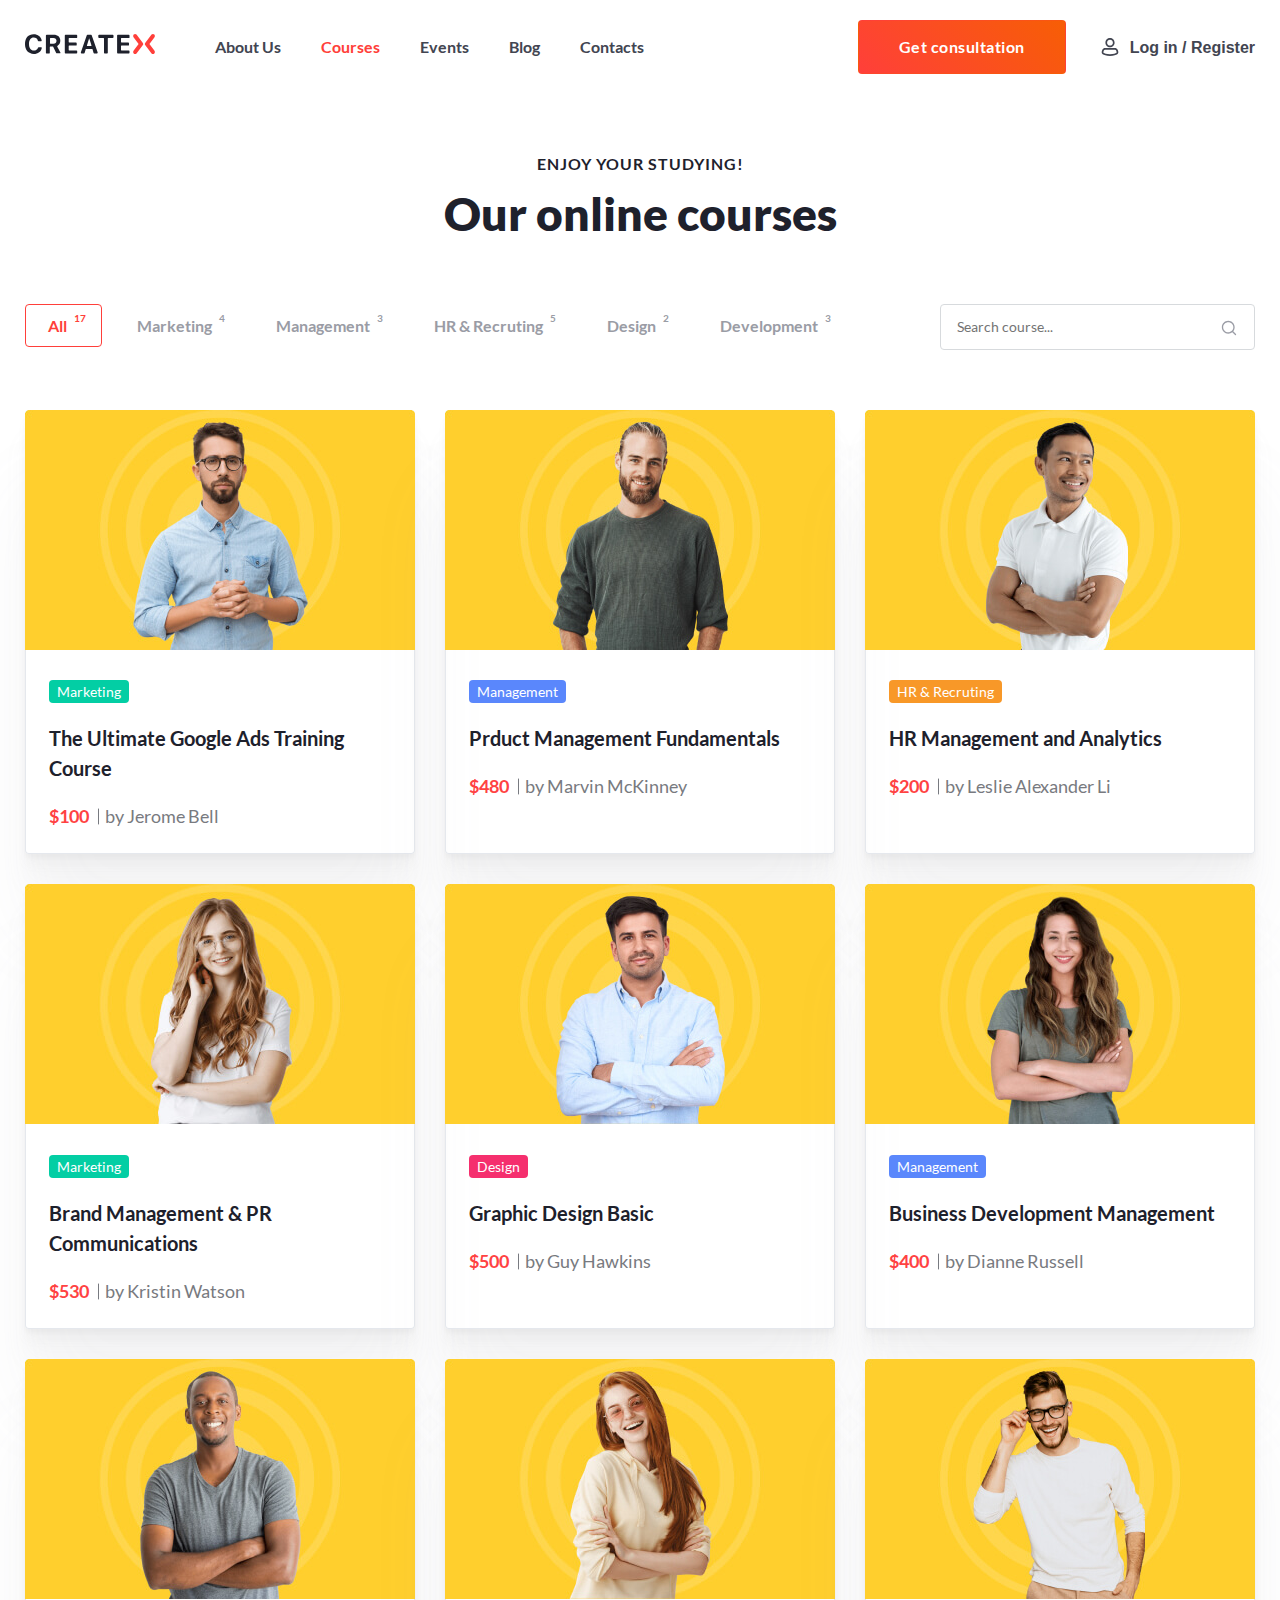
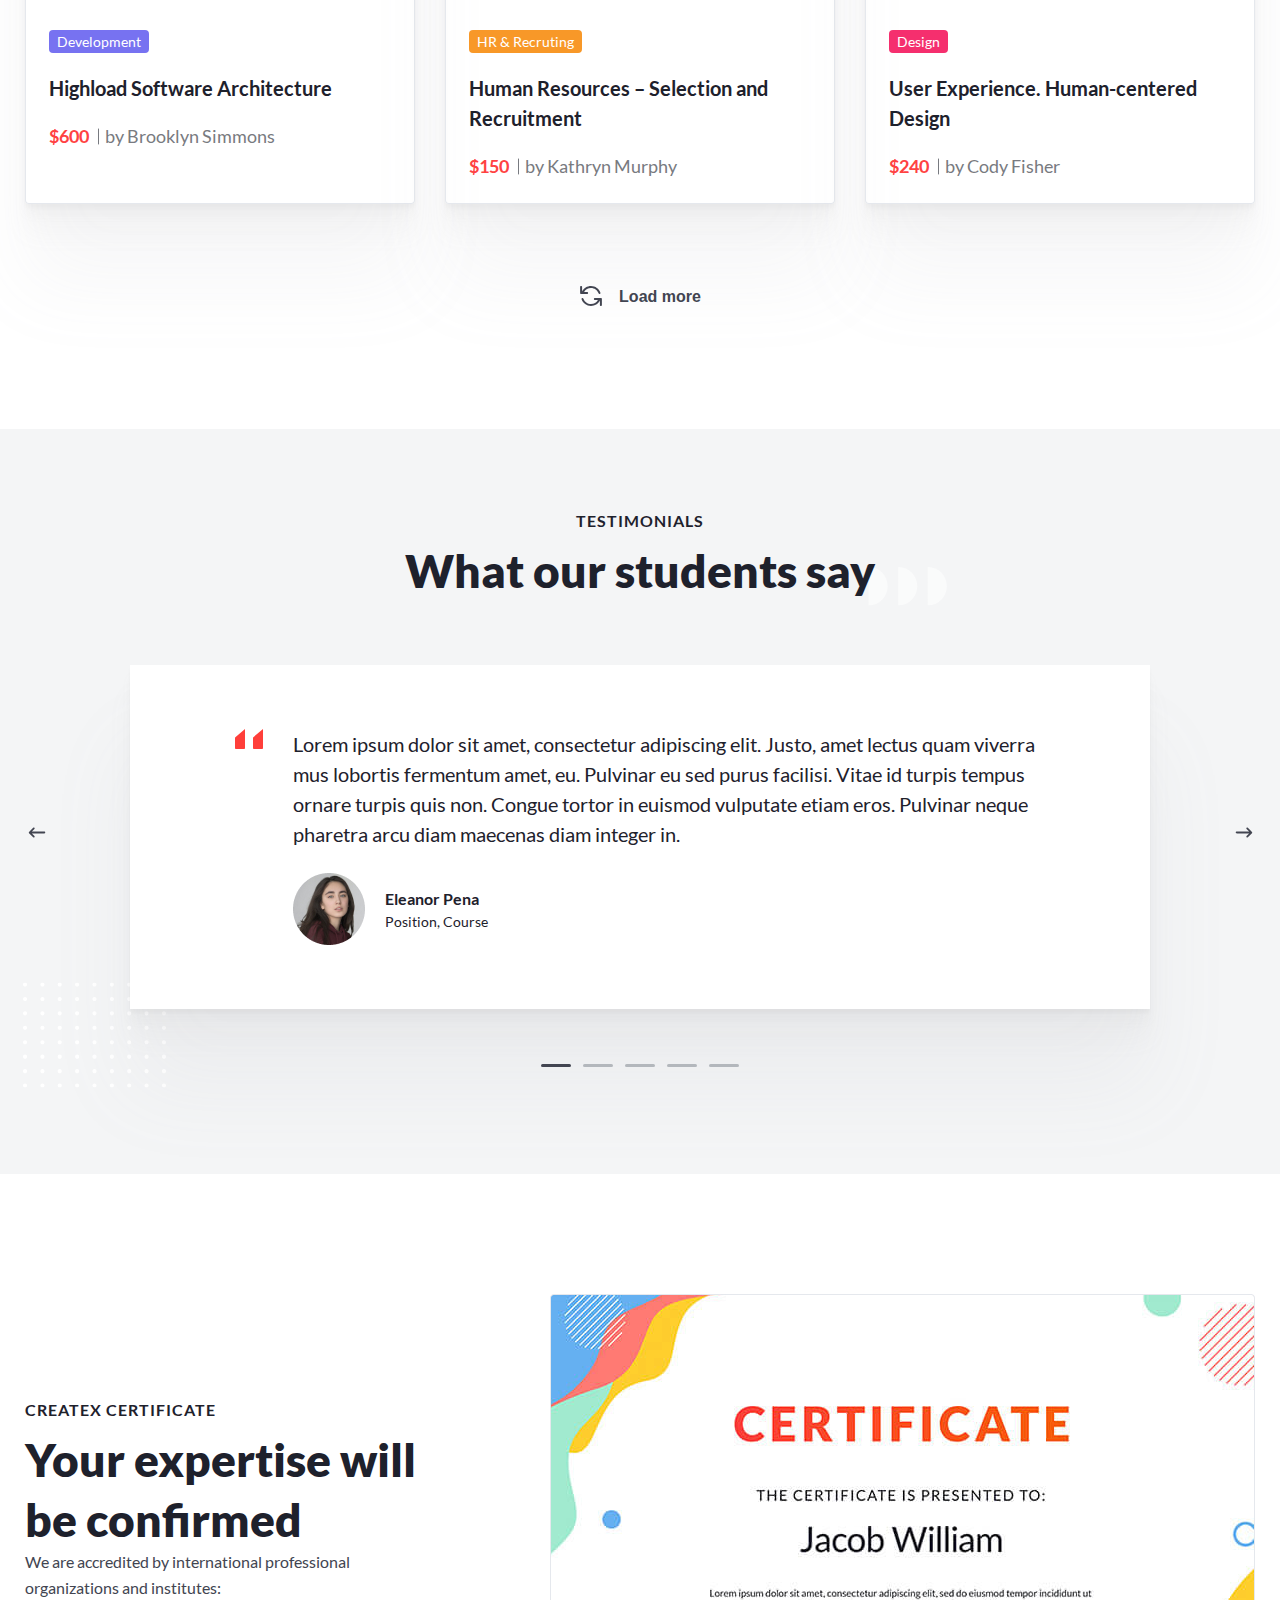
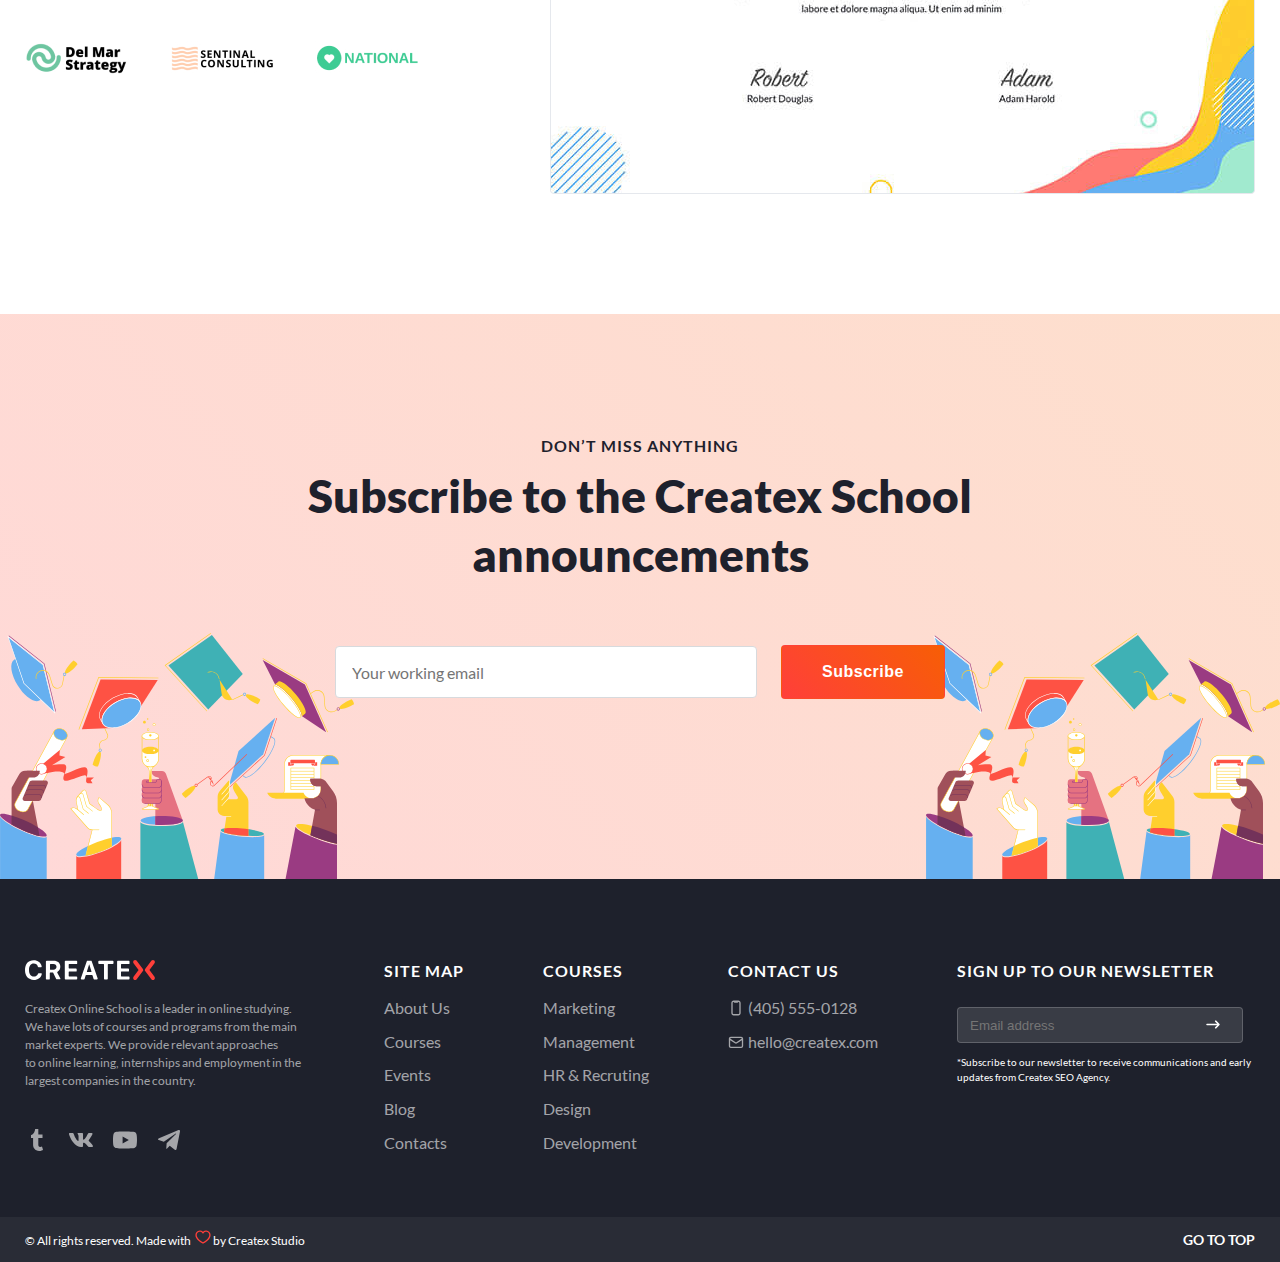
<file: courses.html>
<!DOCTYPE html>
<html lang="en">

<head>
    <meta charset="utf-8">
    <meta name="viewport" content="width=device-width,initial-scale=1">
    <title>Courses</title>
    <link href="css/style.css" rel="stylesheet">
</head>

<body class="page">
    <svg style="display: none">
        <symbol id="vk" viewBox="0 0 24 24">
            <g clip-path="url(#clip0_2491_3812)">
                <path
                    d="M19.915 13.028C19.527 12.538 19.638 12.32 19.915 11.882C19.92 11.877 23.123 7.451 23.453 5.95L23.455 5.949C23.619 5.402 23.455 5 22.662 5H20.038C19.37 5 19.062 5.345 18.897 5.731C18.897 5.731 17.561 8.929 15.671 11.002C15.061 11.601 14.779 11.793 14.446 11.793C14.282 11.793 14.027 11.601 14.027 11.054V5.949C14.027 5.293 13.84 5 13.287 5H9.161C8.742 5 8.493 5.306 8.493 5.591C8.493 6.213 9.438 6.356 9.536 8.106V11.903C9.536 12.735 9.385 12.888 9.05 12.888C8.158 12.888 5.993 9.677 4.71 6.002C4.451 5.289 4.198 5.001 3.525 5.001H0.9C0.151 5.001 0 5.346 0 5.732C0 6.414 0.892 9.805 4.148 14.285C6.318 17.343 9.374 19 12.154 19C13.825 19 14.029 18.632 14.029 17.999C14.029 15.077 13.878 14.801 14.715 14.801C15.103 14.801 15.771 14.993 17.331 16.468C19.114 18.217 19.407 19 20.405 19H23.029C23.777 19 24.156 18.632 23.938 17.906C23.439 16.379 20.067 13.238 19.915 13.028Z"
                    fill="curentColor" />
            </g>
            <defs>
                <clipPath id="clip0_2491_3812">
                    <rect width="24" height="24" fill="curentColor" />
                </clipPath>
            </defs>
        </symbol>
        <symbol id="whatsapp" viewBox="0 0 24 24">
            <path
                d="M22 11.7424C22 17.1231 17.6047 21.4849 12.1818 21.4849C10.4602 21.4849 8.84289 21.0449 7.43578 20.2727L2 22L3.77222 16.7729C2.87822 15.3049 2.36333 13.5831 2.36333 11.7424C2.36333 6.36178 6.75911 2 12.1818 2C17.6051 2 22 6.36178 22 11.7424ZM12.1818 3.55156C7.62978 3.55156 3.92711 7.226 3.92711 11.7424C3.92711 13.5347 4.51133 15.1944 5.49956 16.5447L4.46822 19.5867L7.64044 18.5784C8.94378 19.4342 10.5051 19.9333 12.182 19.9333C16.7333 19.9333 20.4367 16.2593 20.4367 11.7429C20.4367 7.22644 16.7336 3.55156 12.1818 3.55156ZM17.1398 13.9862C17.0791 13.8869 16.9189 13.8269 16.6784 13.7076C16.4376 13.5882 15.254 13.0102 15.034 12.9309C14.8133 12.8513 14.6524 12.8113 14.4922 13.0502C14.332 13.2893 13.8707 13.8269 13.73 13.9862C13.5896 14.146 13.4493 14.166 13.2084 14.0464C12.968 13.9271 12.1927 13.6747 11.2733 12.8613C10.558 12.2284 10.0749 11.4471 9.93444 11.2078C9.79422 10.9689 9.91978 10.8398 10.04 10.7209C10.1484 10.6138 10.2809 10.442 10.4011 10.3027C10.5218 10.1631 10.5618 10.0638 10.6416 9.90422C10.7222 9.74489 10.682 9.60556 10.6216 9.48578C10.5616 9.36644 10.0798 8.19133 9.87933 7.71311C9.67889 7.23533 9.47867 7.31489 9.338 7.31489C9.19778 7.31489 9.03711 7.29489 8.87667 7.29489C8.71622 7.29489 8.45533 7.35467 8.23467 7.59356C8.01422 7.83267 7.39267 8.41044 7.39267 9.58533C7.39267 10.7604 8.25467 11.8958 8.37533 12.0549C8.49556 12.214 10.0398 14.7038 12.4864 15.66C14.9333 16.6158 14.9333 16.2969 15.3747 16.2569C15.8156 16.2171 16.7982 15.6793 16.9996 15.122C17.1996 14.5638 17.1996 14.0858 17.1398 13.9862Z"
                fill="curentColor" />
        </symbol>
        <symbol id="telegram" viewBox="0 0 24 24">
            <path
                d="M9.63262 15.1813L9.2687 20.7653C9.78938 20.7653 10.0149 20.5213 10.2853 20.2283L12.7264 17.6833L17.7847 21.7243C18.7124 22.2883 19.366 21.9913 19.6163 20.7933L22.9365 3.8214L22.9374 3.8204C23.2317 2.3244 22.4415 1.73941 21.5377 2.1064L2.02135 10.2574C0.689406 10.8214 0.709573 11.6314 1.79493 11.9984L6.78447 13.6913L18.3742 5.78039C18.9196 5.38639 19.4155 5.60439 19.0076 5.99839L9.63262 15.1813Z"
                fill="curentColor" />
        </symbol>
        <symbol id="tumblr" viewBox="0 0 24 24">
            <path
                d="M18 21.7112L16.9929 18.5716C16.6003 18.7678 15.8554 18.9373 15.306 18.9557H15.228C13.6311 18.9557 13.3183 17.6998 13.3046 16.7822V9.93475H17.5054V6.6045H13.32V1H10.2557C10.2051 1 10.1169 1.04675 10.1049 1.16408C9.93171 2.881 9.16371 5.89042 6 7.094V9.93475H8.10514V17.1233C8.10514 19.557 9.79371 23 14.232 23L14.2226 22.9982H14.3777C15.9086 22.9707 17.6203 22.2942 18 21.7112Z"
                fill="curentColor" />
        </symbol>
        <symbol id="youtube" viewBox="0 0 24 18">
            <path fill-rule="evenodd" clip-rule="evenodd"
                d="M21.3903 1.11358C22.4182 1.39044 23.2288 2.20086 23.5055 3.22899C24.0197 5.10691 23.9999 9.02132 23.9999 9.02132C23.9999 9.02132 23.9999 12.9158 23.5057 14.7939C23.2288 15.8218 22.4184 16.6324 21.3903 16.9091C19.5122 17.4035 12 17.4035 12 17.4035C12 17.4035 4.50731 17.4035 2.60961 16.8895C1.58148 16.6127 0.771054 15.802 0.4942 14.7741C0 12.9158 0 9.00154 0 9.00154C0 9.00154 0 5.10691 0.4942 3.22899C0.770871 2.20104 1.60125 1.37066 2.60943 1.09399C4.48753 0.599609 11.9998 0.599609 11.9998 0.599609C11.9998 0.599609 19.5122 0.599609 21.3903 1.11358ZM15.8549 9.00158L9.60788 12.5996V5.40355L15.8549 9.00158Z"
                fill="curentColor" />
        </symbol>
        <symbol id="google" viewBox="0 0 24 24">
            <path
                d="M12.2111 10.5028H22.0865C22.1955 11.1112 22.25 11.6924 22.25 12.2463C22.25 14.2169 21.8368 15.9763 21.0105 17.5246C20.1841 19.0729 19.0059 20.2829 17.4757 21.1547C15.9456 22.0264 14.1908 22.4623 12.2111 22.4623C10.7854 22.4623 9.42785 22.1876 8.13837 21.6382C6.84889 21.0888 5.73649 20.3465 4.80116 19.4111C3.86584 18.4758 3.12348 17.3634 2.57409 16.0739C2.0247 14.7844 1.75 13.4269 1.75 12.0012C1.75 10.5755 2.0247 9.21789 2.57409 7.92841C3.12348 6.63893 3.86584 5.52653 4.80116 4.5912C5.73649 3.65587 6.84889 2.91352 8.13837 2.36413C9.42785 1.81473 10.7854 1.54004 12.2111 1.54004C14.9354 1.54004 17.2737 2.45266 19.2261 4.27791L16.3792 7.01579C15.2623 5.93517 13.8729 5.39486 12.2111 5.39486C11.0397 5.39486 9.95681 5.68998 8.96246 6.28024C7.96811 6.87049 7.18034 7.67188 6.59917 8.68439C6.018 9.6969 5.72741 10.8025 5.72741 12.0012C5.72741 13.1998 6.018 14.3054 6.59917 15.3179C7.18034 16.3305 7.96811 17.1318 8.96246 17.7221C9.95681 18.3123 11.0397 18.6075 12.2111 18.6075C13.0012 18.6075 13.7276 18.4985 14.3905 18.2806C15.0534 18.0626 15.5983 17.7902 16.0251 17.4633C16.4519 17.1364 16.8242 16.7641 17.142 16.3463C17.4599 15.9286 17.6937 15.5336 17.8435 15.1613C17.9934 14.789 18.0955 14.4348 18.15 14.0988H12.2111V10.5028Z"
                fill="curentColor" />
        </symbol>
        <symbol id="github" viewBox="0 0 24 24">
            <path
                d="M15.7 23.0001C15.1 23.0001 14.7 22.6001 14.7 22.0001V17.7001C14.7 16.9001 14.7 16.9001 14.4 16.6001C14.1 16.3001 14 15.9001 14.2 15.6001C14.3 15.2001 14.7 15.0001 15 14.9001C17.8 14.6001 20.4 13.7001 20.4 9.20008C20.4 8.10008 20 7.10008 19.2 6.30008C18.9 6.00008 18.8 5.60008 19 5.20008C19.2 4.70008 19.3 4.30008 19.3 3.80008C19.3 3.50008 19.3 3.30008 19.2 3.00008C18.7 3.10008 17.8 3.40008 16.5 4.20008C16.3 4.30008 16 4.40008 15.7 4.30008C13.5 3.80008 11.3 3.80008 9.09996 4.30008C8.79996 4.40008 8.59996 4.30008 8.29996 4.20008C6.79996 3.40008 5.89996 3.10008 5.39996 3.00008C5.39996 3.30008 5.29996 3.60008 5.29996 3.80008C5.29996 4.30008 5.39996 4.80008 5.59996 5.20008C5.69996 5.60008 5.59996 6.00008 5.39996 6.30008C4.99996 6.70008 4.69996 7.20008 4.49996 7.70008C4.29996 8.20008 4.19996 8.70008 4.19996 9.30008C4.19996 13.5001 6.39996 14.6001 9.59996 15.0001C9.99996 15.0001 10.3 15.3001 10.4 15.7001C10.5 16.1001 10.4 16.5001 10.2 16.7001C9.89996 17.0001 9.89996 17.2001 9.89996 18.1001V19.8001V19.9001V22.1001C9.89996 22.7001 9.49996 23.1001 8.89996 23.1001C8.29996 23.1001 7.89996 22.7001 7.89996 22.1001V21.1001C4.89996 21.5001 3.69996 19.8001 2.79996 18.6001C2.39996 18.1001 2.09996 17.6001 1.79996 17.5001C1.29996 17.4001 0.899959 16.8001 1.09996 16.3001C1.29996 15.8001 1.79996 15.4001 2.29996 15.6001C3.29996 15.9001 3.89996 16.7001 4.49996 17.5001C5.29996 18.6001 5.99996 19.6001 7.89996 19.2001V18.3001C7.89996 17.9001 7.79996 17.4001 7.89996 16.8001C5.09996 16.2001 2.19996 14.6001 2.19996 9.40008C2.19996 8.60008 2.39996 7.80008 2.69996 7.10008C2.89996 6.60008 3.19996 6.00008 3.59996 5.60008C3.49996 5.10008 3.39996 4.60008 3.39996 4.00008C3.39996 3.20008 3.59996 2.50008 3.89996 1.80008C3.99996 1.30008 4.19996 1.10008 4.49996 1.10008C4.79996 1.00008 6.19996 0.800076 8.89996 2.40008C11.1 1.90008 13.4 1.90008 15.6 2.40008C18.3 0.800076 19.6 1.00008 20 1.10008C20.3 1.20008 20.5 1.40008 20.6 1.60008C21 2.30008 21.1 3.00008 21.2 3.80008C21.2 4.30008 21.2 4.90008 21 5.40008C21.9 6.50008 22.4 7.80008 22.4 9.20008C22.4 14.5001 19.4 16.1001 16.7 16.7001C16.8 17.0001 16.8 17.4001 16.7 17.7001V22.0001C16.7 22.6001 16.2 23.0001 15.7 23.0001Z"
                fill="curentColor" />
        </symbol>
    </svg>
    <div class="page__background page__background--header">
        <header class="container">
            <nav class="navigation">
                <a class="navigation__logo" href="index.html">
                    <img src="images/logo.svg" width="130" height="22" alt="">
                </a>
                <ul class="navigation__list site-list">
                    <li class="navigation__item">
                        <a class="navigation__link" href="aboutus.html">About Us</a>
                    </li>
                    <li class="navigation__item">
                        <a class="navigation__link navigation__link--active" href="#">Courses</a>
                    </li>
                    <li class="navigation__item">
                        <a class="navigation__link" href="events.html">Events</a>
                    </li>
                    <li class="navigation__item">
                        <a class="navigation__link" href="blog.html">Blog</a>
                    </li>
                    <li class="navigation__item">
                        <a class="navigation__link" href="contacts.html">Contacts</a>
                    </li>
                </ul>
                <ul class="navigation-user site-list">
                    <li class="navigation-user__item">
                        <a class="button button__solid button__solid--large" href="#">
                            <span class="text text--large">Get consultation</span>
                        </a>
                    </li>
                    <li class="navigation-user__item">
                        <button class="navigation-user__link" id="openPopup" type="button">Log in / Register</button>
                    </li>
                </ul>
            </nav>
        </header>
    </div>
    <main class="main-inner">
        <div class="page__background page__background--courses">
            <section class="page__courses container padding-end--120">
                <div class="display-title display-title--center">
                    <h5 class="title-h6">Enjoy your studying!</h5>
                    <h2 class="title-h1">Our online courses</h2>
                </div>
                <div class="toolbar--courses padding-start--60">
                    <ul class="toolbar__group site-list">
                        <li class="toolbar__item">
                            <button class="base-bold toolbar__button toolbar__button--active" type="button">All<span
                                    class="toolbar__counter">17</span></button>
                        </li>
                        <li class="toolbar__item">
                            <button class="base-bold toolbar__button" type="button">Marketing<span
                                    class="toolbar__counter">4</span></button>
                        </li>
                        <li class="toolbar__item">
                            <button class="base-bold toolbar__button" type="button">Management<span
                                    class="toolbar__counter">3</span></button>
                        </li>
                        <li class="toolbar__item">
                            <button class="base-bold toolbar__button" type="button">HR & Recruting<span
                                    class="toolbar__counter">5</span></button>
                        </li>
                        <li class="toolbar__item">
                            <button class="base-bold toolbar__button" type="button">Design<span
                                    class="toolbar__counter">2</span></button>
                        </li>
                        <li class="toolbar__item">
                            <button class="base-bold toolbar__button" type="button">Development<span
                                    class="toolbar__counter">3</span></button>
                        </li>
                    </ul>
                    <form class="toolbar__search" role="search" method="get" action="/search">
                        <input class="search__field" type="search" name="search-text" placeholder="Search course..." />
                        <button class="search__button"><span class="visually-hidden">Search</span></button>
                    </form>
                </div>
                <ul class="cards cards--vertical site-list padding-start--60">
                    <li class="cards__item">
                        <a href="course.html"><img class="image--contain" src="images/photo-courses_1.png" width="214"
                                height="214" alt=""></a>
                        <div class="cards__content">
                            <p class="cards__badge badge--green">Marketing</p>
                            <a class="cards__link lead-bold" href="course.html">The Ultimate Google Ads Training
                                Course</a>
                            <ul class="cards__info site-list">
                                <li class="info__item cards__price">$100</p>
                                <li class="info__item cards__author">by Jerome Bell</p>
                            </ul>
                        </div>
                    </li>
                    <li class="cards__item">
                        <a href="course.html"><img class="image--contain" src="images/photo-courses_4.png" width="214"
                                height="214" alt=""></a>
                        <div class="cards__content">
                            <p class="cards__badge badge--blue">Management</p>
                            <a class="cards__link lead-bold" href="course.html">Prduct Management Fundamentals</a>
                            <ul class="cards__info site-list">
                                <li class="info__item cards__price">$480</p>
                                <li class="info__item cards__author">by Marvin McKinney</p>
                            </ul>
                        </div>
                    </li>
                    <li class="cards__item">
                        <a href="course.html"><img class="image--contain" src="images/photo-courses_2.png" width="214"
                                height="214" alt=""></a>
                        <div class="cards__content">
                            <p class="cards__badge badge--orange">HR & Recruting</p>
                            <a class="cards__link lead-bold" href="course.html">HR Management and Analytics</a>
                            <ul class="cards__info site-list">
                                <li class="info__item cards__price">$200</p>
                                <li class="info__item cards__author">by Leslie Alexander Li</p>
                            </ul>
                        </div>
                    </li>
                    <li class="cards__item">
                        <a href="course.html"><img class="image--contain" src="images/photo-courses_5.png" width="214"
                                height="214" alt=""></a>
                        <div class="cards__content">
                            <p class="cards__badge badge--green">Marketing</p>
                            <a class="cards__link lead-bold" href="course.html">Brand Management & PR Communications</a>
                            <ul class="cards__info site-list">
                                <li class="info__item cards__price">$530</p>
                                <li class="info__item cards__author">by Kristin Watson</p>
                            </ul>
                        </div>
                    </li>
                    <li class="cards__item">
                        <a href="course.html"><img class="image--contain" src="images/photo-courses_6.png" width="214"
                                height="214" alt=""></a>
                        <div class="cards__content">
                            <p class="cards__badge badge--pink">Design</p>
                            <a class="cards__link lead-bold" href="course.html">Graphic Design Basic</a>
                            <ul class="cards__info site-list">
                                <li class="info__item cards__price">$500</p>
                                <li class="info__item cards__author">by Guy Hawkins</p>
                            </ul>
                        </div>
                    </li>
                    <li class="cards__item">
                        <a href="course.html"><img class="image--contain" src="images/photo-courses_3.png" width="214"
                                height="214" alt=""></a>
                        <div class="cards__content">
                            <p class="cards__badge badge--blue">Management</p>
                            <a class="cards__link lead-bold" href="course.html">Business Development Management</a>
                            <ul class="cards__info site-list">
                                <li class="info__item cards__price">$400</p>
                                <li class="info__item cards__author">by Dianne Russell</p>
                            </ul>
                        </div>
                    </li>
                    <li class="cards__item">
                        <a href="course.html"><img class="image--contain" src="images/photo-courses_7.png" width="214"
                                height="214" alt=""></a>
                        <div class="cards__content">
                            <p class="cards__badge badge--purple">Development</p>
                            <a class="cards__link lead-bold" href="course.html">Highload Software Architecture</a>
                            <ul class="cards__info site-list">
                                <li class="info__item cards__price">$600</p>
                                <li class="info__item cards__author">by Brooklyn Simmons</p>
                            </ul>
                        </div>
                    </li>
                    <li class="cards__item">
                        <a href="course.html"><img class="image--contain" src="images/photo-courses_8.png" width="214"
                                height="214" alt=""></a>
                        <div class="cards__content">
                            <p class="cards__badge badge--orange">HR & Recruting</p>
                            <a class="cards__link lead-bold" href="course.html">Human Resources – Selection and
                                Recruitment</a>
                            <ul class="cards__info site-list">
                                <li class="info__item cards__price">$150</p>
                                <li class="info__item cards__author">by Kathryn Murphy</p>
                            </ul>
                        </div>
                    </li>
                    <li class="cards__item">
                        <a href="course.html"><img class="image--contain" src="images/photo-courses_9.png" width="214"
                                height="214" alt=""></a>
                        <div class="cards__content">
                            <p class="cards__badge badge--pink">Design</p>
                            <a class="cards__link lead-bold" href="course.html">User Experience. Human-centered
                                Design</a>
                            <ul class="cards__info site-list">
                                <li class="info__item cards__price">$240</p>
                                <li class="info__item cards__author">by Cody Fisher</p>
                            </ul>
                        </div>
                    </li>
                </ul>
                <button class="page__button" type="button">
                    <span class="page__button--load-more">Load more</span>
                </button>
            </section>
        </div>
        <div class="page__background page__background--testimonials">
            <section class="main__testimonials container padding-start--80 padding-end--100">
                <div class="display-title display-title--center">
                    <h5 class="title-h6">Testimonials</h5>
                    <h2 class="title-h1">What our students say</h2>
                </div>
                <div class="main__testimonials__wrap">
                    <ul class="main__testimonials__list site-list">
                        <li>
                            <blockquote class='quote lead-regular'>
                                <p>Lorem ipsum dolor sit amet, consectetur adipiscing elit. Justo, amet lectus quam
                                    viverra mus lobortis fermentum amet, eu. Pulvinar eu sed purus facilisi. Vitae id
                                    turpis tempus ornare turpis quis non. Congue tortor in euismod vulputate etiam eros.
                                    Pulvinar neque pharetra arcu diam maecenas diam integer in.</p>
                                <footer>
                                    <img class="testimonials__image" src="images/testimonials-image_1.png" width="72"
                                        height="72" alt="">
                                    <div class="quote__text">
                                        <p class="base-bold">Eleanor Pena</p>
                                        <p class="small-regular">Position, Course</p>
                                    </div>
                                </footer>
                            </blockquote>
                        </li>
                    </ul>
                    <div class="slider-controls">
                        <button class="slider-arrow arrow-prev" type="button" title="Preview"
                            aria-label="Preview"></button>
                        <button class="slider-arrow arrow-next" type="button" title="Next" aria-label="Next"></button>
                    </div>

                </div>
                <ol class="testimonials__pagination site-list">
                    <li><button class="testimonials__pagination__button testimonials__pagination--current" type="button"
                            aria-label=""></button></li>
                    <li><button class="testimonials__pagination__button" type="button" aria-label=""></button></li>
                    <li><button class="testimonials__pagination__button" type="button" aria-label=""></button></li>
                    <li><button class="testimonials__pagination__button" type="button" aria-label=""></button></li>
                    <li><button class="testimonials__pagination__button" type="button" aria-label=""></button></li>
                </ol>
            </section>
        </div>
        <section class="certificate--pages container padding-start--120 padding-end--120">
            <div class="certificate__description">
                <div class="display-title">
                    <h5 class="title-h6">Createx Certificate</h5>
                    <h2 class="title-h1">Your expertise will be confirmed</h2>
                </div>
                <p class="certificate__text">We are accredited by international professional organizations and
                    institutes:</p>
                <ul class="companies__list site-list">
                    <li class="companies__item">
                        <img src="images/certificate-logo_1.jpg" alt="">
                    </li>
                    <li class="companies__item">
                        <img src="images/certificate-logo_2.jpg" alt="">
                    </li>
                    <li class="companies__item">
                        <img src="images/certificate-logo_3.jpg" alt="">
                    </li>
                </ul>
            </div>
            <img src="images/certificate-image.jpg" alt="">
        </section>
    </main>
    <footer class="footer">
        <div class="footer__background footer__background--subscribe">
            <section class="subscribe container padding-start--120">
                <div class="display-title display-title--center">
                    <h5 class="title-h6">Don’t miss anything</h5>
                    <h2 class="title-h1">Subscribe to the Createx School announcements</h2>
                </div>
                <form class="form form--subscribe padding-start--60 padding-end--180" action="" method="post">
                    <div class="form__wrap">
                        <input class="newsletter-field" placeholder="Your working email" type="email"
                            name="newsletter-email" id="newsletter-email" required>
                        <button class="button button__solid button__solid--large" type="submit">
                            <span class="text text--large">Subscribe</span>
                        </button>
                    </div>
                </form>
            </section>
        </div>
        <div class="footer__background footer__background--content">
            <div class="main-footer container">
                <div class="footer__about">
                    <img class="footer__logo" src="images/footer-logo.svg" width="130" height="22" alt="">
                    <p>Createx Online School is a leader in online studying. We have lots of courses
                        and programs from the main market experts. We provide relevant approaches to online learning,
                        internships and employment in the largest companies in the country.</p>
                    <ul class="footer__social site-list">
                        <li class="social__item">
                            <a class="social__link" href="#" title="Tumblr">
                                <span class="visually-hidden">Tumblr</span>
                                <svg class="social__link--icons">
                                    <use xlink:href="#tumblr"></use>
                                </svg>
                            </a>
                        </li>
                        <li class="social__item">
                            <a class="social__link" href="#" title="Our VK group">
                                <span class="visually-hidden">Our VK group</span>
                                <svg class="social__link--icons">
                                    <use xlink:href="#vk"></use>
                                </svg>
                            </a>
                        </li>
                        <li class="social__item">
                            <a class="social__link" href="#" title="YouTube">
                                <span class="visually-hidden">YouTube</span>
                                <svg class="social__link--icons">
                                    <use xlink:href="#youtube"></use>
                                </svg>
                            </a>
                        </li>
                        <li class="social__item">
                            <a class="social__link" href="#" title="Telegram">
                                <span class="visually-hidden">Telegram</span>
                                <svg class="social__link--icons">
                                    <use xlink:href="#telegram"></use>
                                </svg>
                            </a>
                        </li>
                    </ul>
                </div>
                <ul class="footer__navigation site-list">
                    <li class="footer__column">
                        <h2 class="navigation__title">Site map</h2>
                        <ul class="column__navigation site-list">
                            <li class="column__item">
                                <a class="column__link" href="aboutus.html">About Us</a>
                            </li>
                            <li class="column__item">
                                <a class="column__link" href="courses.html">Courses</a>
                            </li>
                            <li class="column__item">
                                <a class="column__link" href="events.html">Events</a>
                            </li>
                            <li class="column__item">
                                <a class="column__link" href="blog.html">Blog</a>
                            </li>
                            <li class="column__item">
                                <a class="column__link" href="contacts.html">Contacts</a>
                            </li>
                        </ul>
                    </li>
                    <li class="navigation__column">
                        <h2 class="navigation__title">Courses</h2>
                        <ul class="column__navigation site-list">
                            <li class="column__item">
                                <a class="column__link" href="courses.html">Marketing</a>
                            </li>
                            <li class="column__-item">
                                <a class="column__link" href="courses.html">Management</a>
                            </li>
                            <li class="column__item">
                                <a class="column__link" href="courses.html">HR & Recruting</a>
                            </li>
                            <li class="column__item">
                                <a class="column__link" href="courses.html">Design</a>
                            </li>
                            <li class="column__item">
                                <a class="column__link" href="courses.html">Development</a>
                            </li>
                        </ul>
                    </li>
                    <li class="navigation__column">
                        <h2 class="navigation__title">Contact us</h2>
                        <ul class="column__navigation site-list">
                            <li class="column__item">
                                <a class="column__link link__icon icon--phone" href="#">(405) 555-0128</a>
                            </li>
                            <li class="column__-item">
                                <a class="column__link link__icon icon--mail" href="#">hello@createx.com</a>
                            </li>
                        </ul>
                    </li>
                    <li class="navigation__column">
                        <h2 class="navigation__title">Sign up to our newsletter</h2>
                        <form class="footer__form" action="" method="post">
                            <input class="footer__field" placeholder="Email address" type="email"
                                name="newsletter-email" id="newsletter-email" data-lpignore="true" required>
                            <button class="footer__button" type="submit">
                                <span class="visually-hidden">Submit</span>
                            </button>
                        </form>
                        <p class="footer__small-text">*Subscribe to our newsletter to receive communications and early
                            updates from Createx SEO Agency.</p>
                    </li>
                </ul>
            </div>
            <div class="footer__background footer__background--copyright">
                <section class="copyright container">
                    <p>© All rights reserved. Made with<span class="icon-heart"></span> by Createx Studio</p>
                    <a class="gototop" href="#">Go to top</a>
                </section>
            </div>
        </div>
    </footer>
    <div class="modal" id="popup">
        <div class="modal__wrapper">
            <button class="modal__close-button modal-close-icon" type="button" id="closePopup">
                <span class="visually-hidden">close</span>
            </button>
            <section class="modal__body">
                <div class="modal__header display-title--center">
                    <h3 class="title-h3">Sign in</h3>
                    <p class="modal__text small-regular">Sign in to your account using email and password provided
                        during
                        registration.</p>
                </div>
                <form class="page__form--signin" action="#" method="post" target="_blank">
                    <fieldset class="form__group">
                        <ul class="form__list site-list">
                            <li class="form__list__item">
                                <label class="control-label" for="email">Email</label>
                                <input class="control-input" type="email" name="mail" placeholder="Your working email"
                                    id="email" required>
                            </li>
                            <li class="form__list__item">
                                <label class="control-label" for="number">Password</label>
                                <input class="control-input control-input--password" type="password" name="password"
                                    placeholder="" id="password" required>
                                <button class="password__button"><span class="visually-hidden">Password</span></button>
                            </li>
                            <li class="form__list__item checkbox">
                                <label class="control">
                                    <input class="visually-hidden control-input" type="checkbox" name="message"
                                        id="message" checked>
                                    <span class="control-mark"></span>
                                    <span class="control-label">Keep me signed in</span>
                                </label>
                                <a class="checkbox__link small-regular" href="#">Forgot password?</a>
                            </li>
                            <li class="form__list__item">
                                <button class="button button__solid button__solid--regular" type="submit"><span
                                        class="text text--regular">Sign in</span></button>
                            </li>
                        </ul>
                        <p class="new-account">Don't have an account? <a class="checkbox__link small-regular"
                                href="#">Sign up</a></p>
                    </fieldset>
                </form>
                <div class="modal__footer">
                    <p class="footer__title">Or sign in with</p>
                    <ul class="post__social site-list padding-start--40">
                        <li class="social__item">
                            <a class="social__link" href="#" title="Sign in with Google">
                                <span class="visually-hidden">Sign in with Google</span>
                                <svg class="social__link--icons">
                                    <use xlink:href="#google"></use>
                                </svg>
                            </a>
                        </li>
                        <li class="social__item">
                            <a class="social__link" href="#" title="Sign in with VK">
                                <span class="visually-hidden">Sign in with VK</span>
                                <svg class="social__link--icons">
                                    <use xlink:href="#vk"></use>
                                </svg>
                            </a>
                        </li>
                        <li class="social__item">
                            <a class="social__link" href="#" title="Sign in with github">
                                <span class="visually-hidden">Sign in with github</span>
                                <svg class="social__link--icons">
                                    <use xlink:href="#github"></use>
                                </svg>
                            </a>
                        </li>
                    </ul>
                </div>
            </section>
        </div>
    </div>
    <script src="https://code.jquery.com/jquery-1.8.3.js"></script>
    <script src="js/main.js"></script>

</body>

</html>
</file>
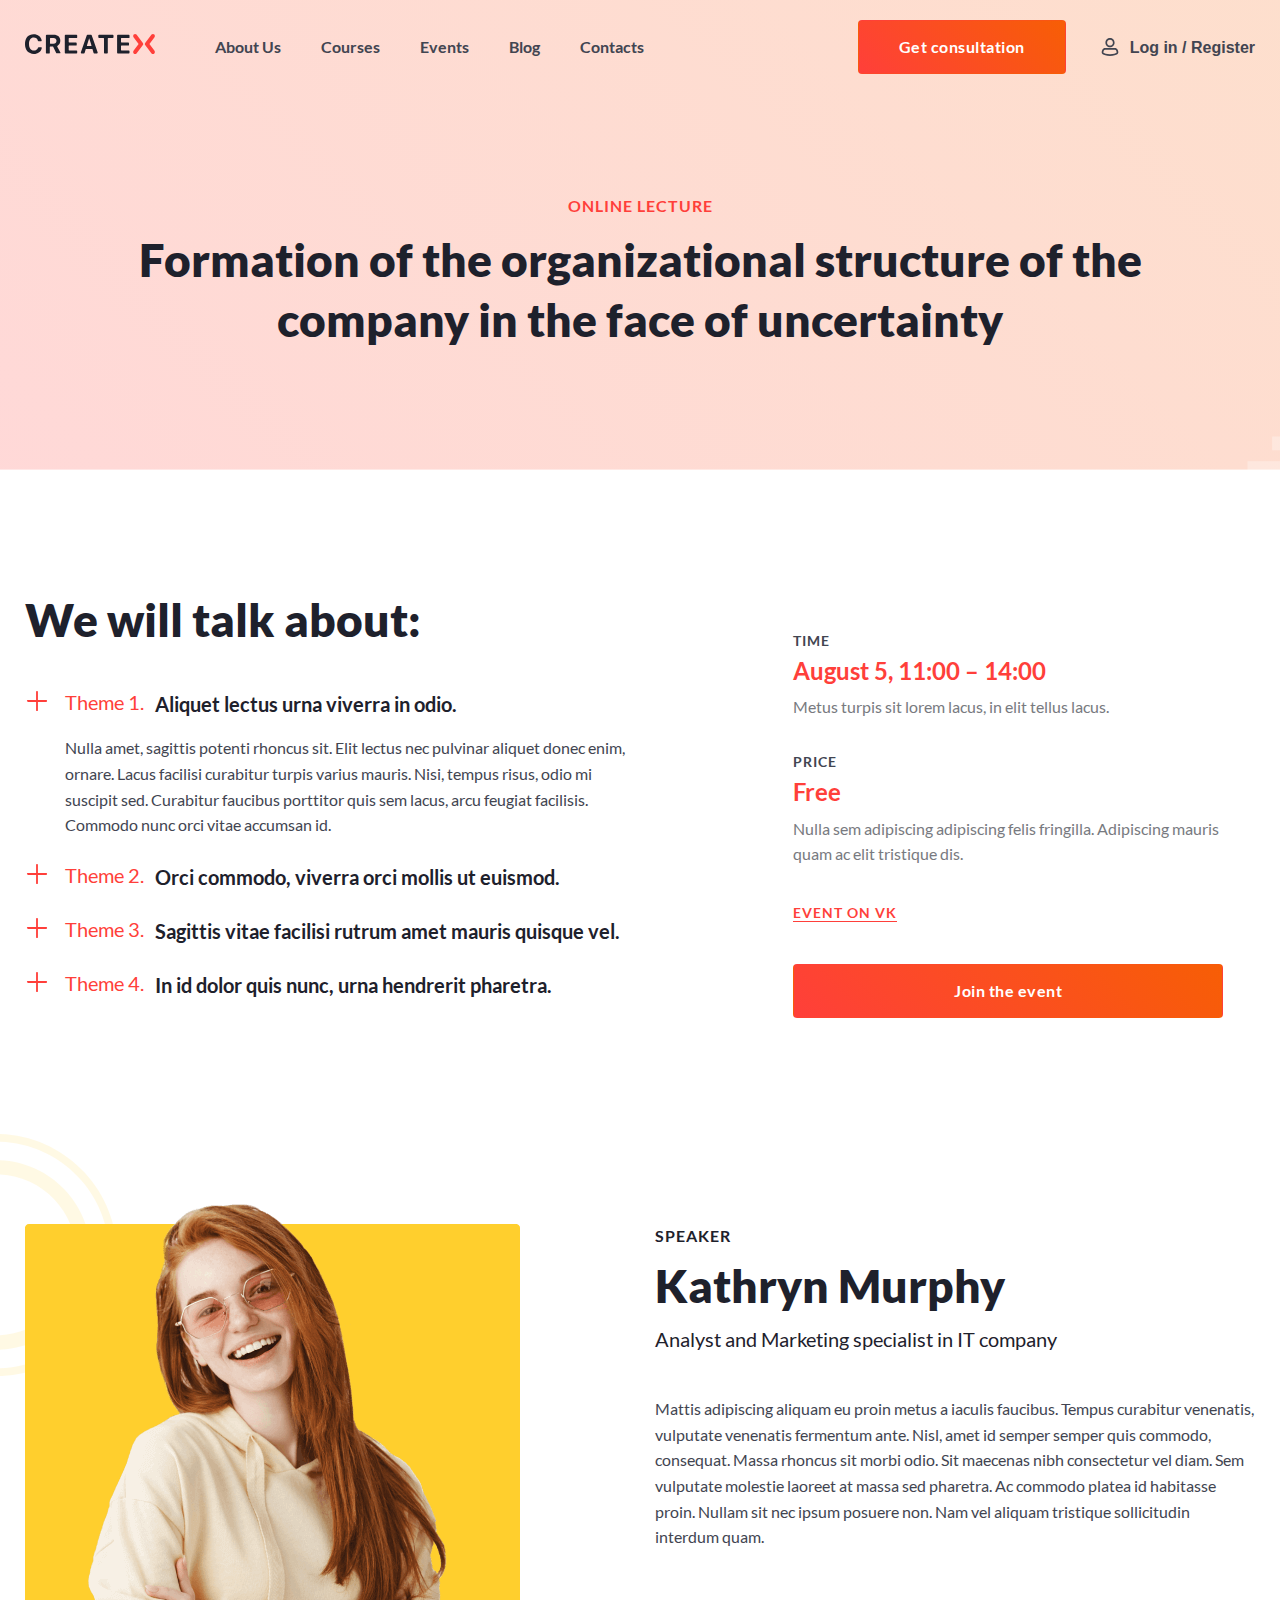
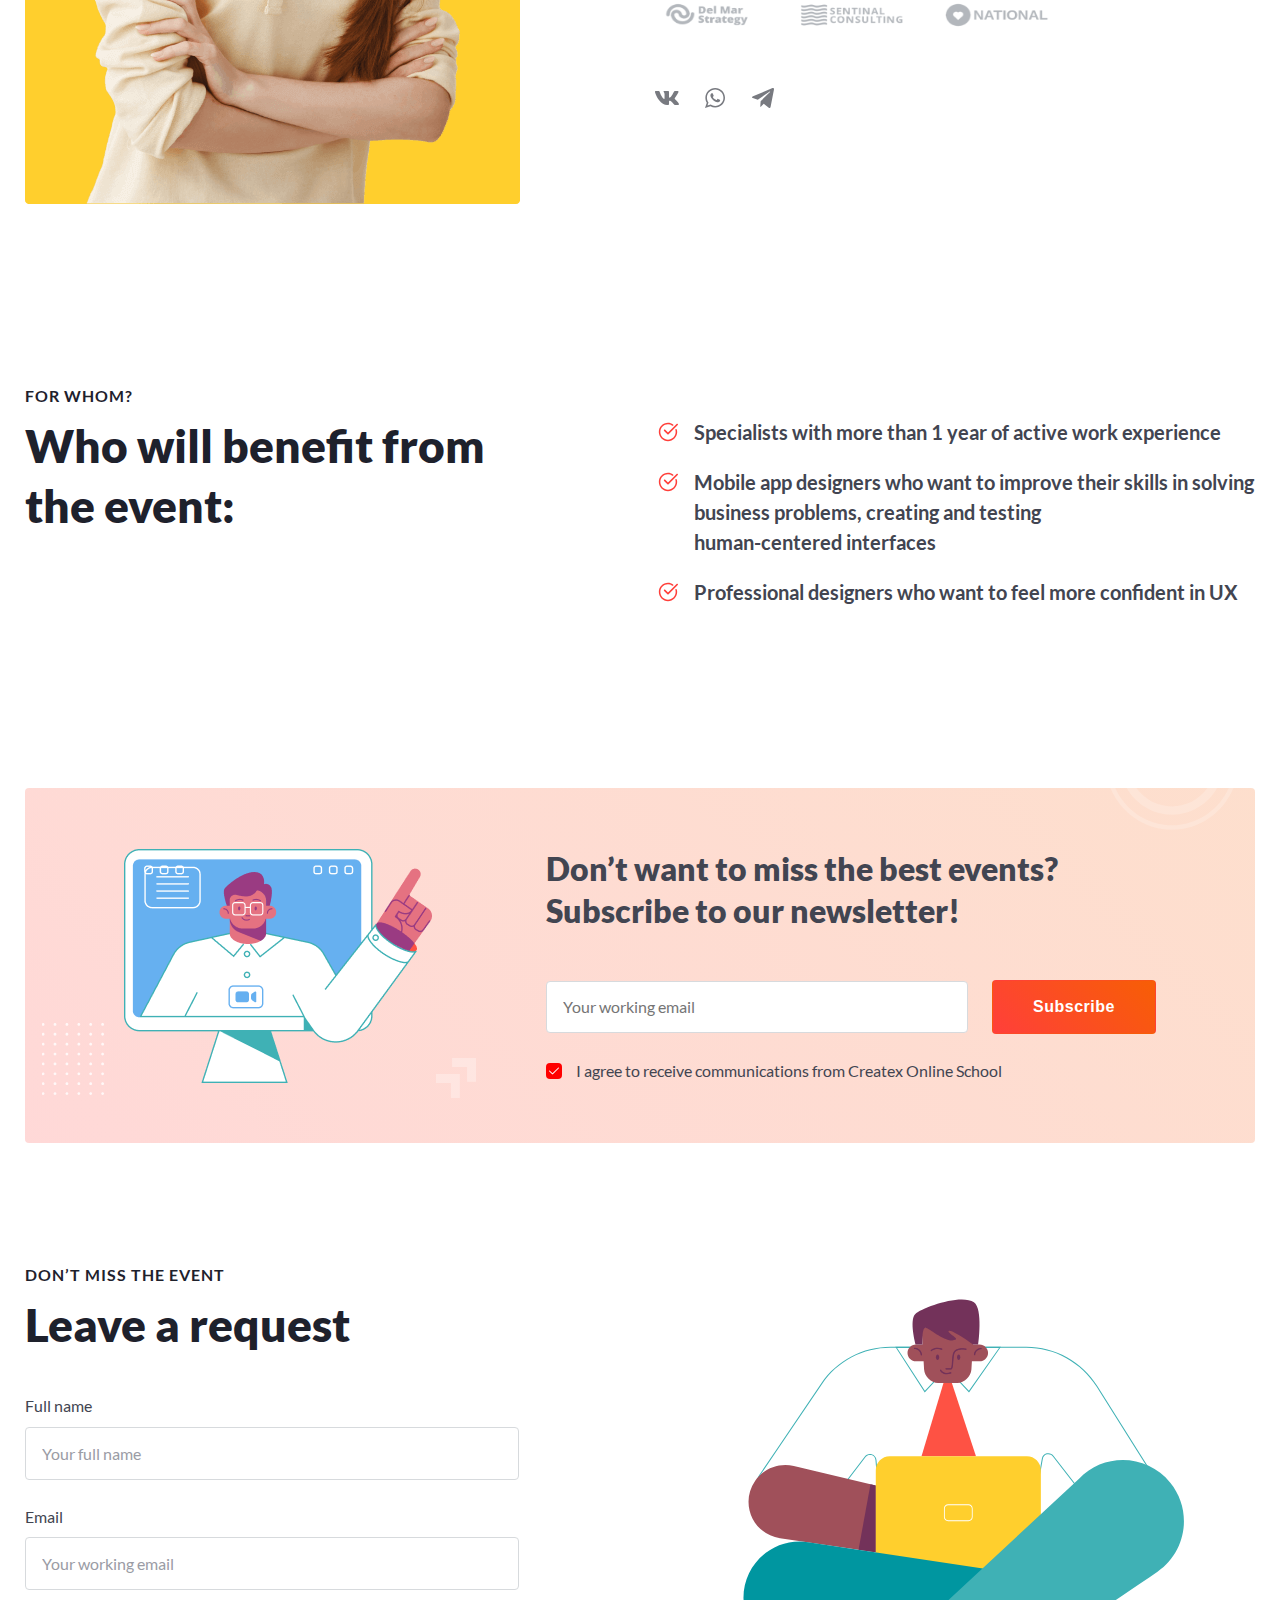
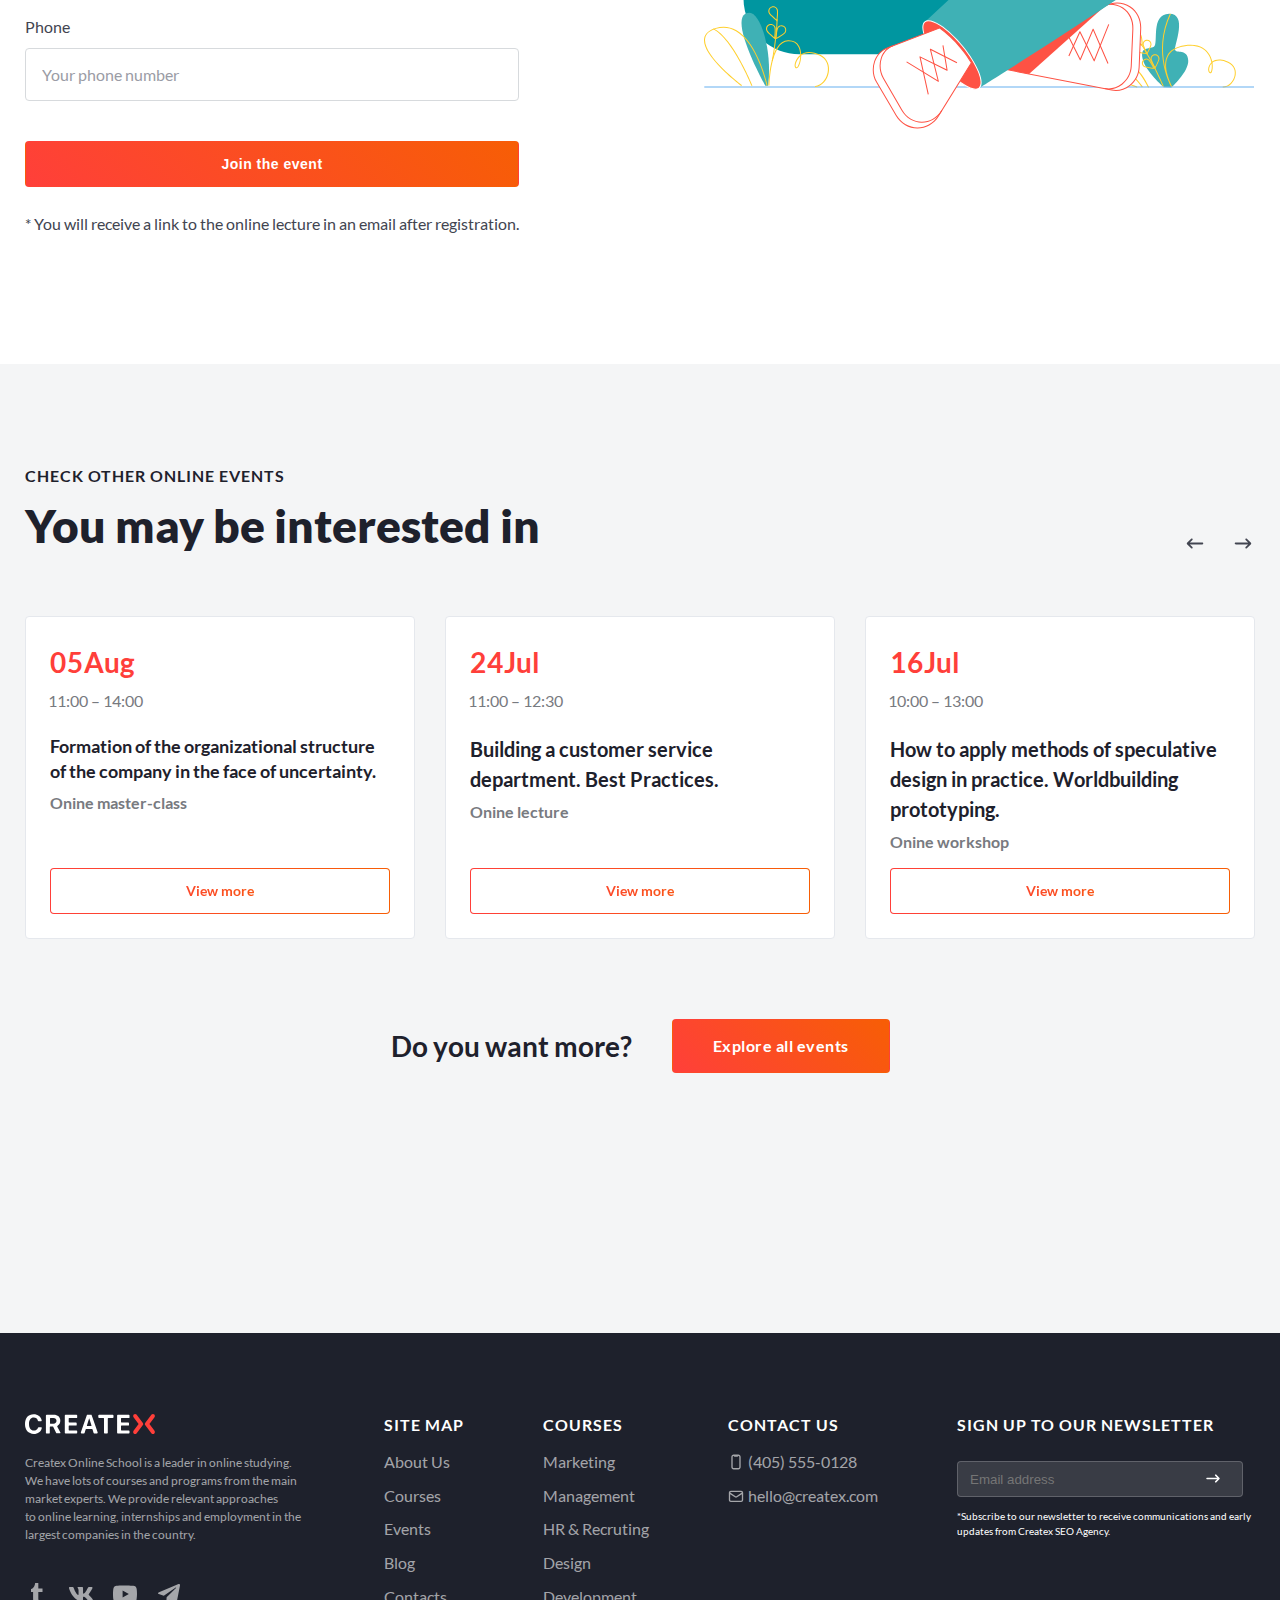
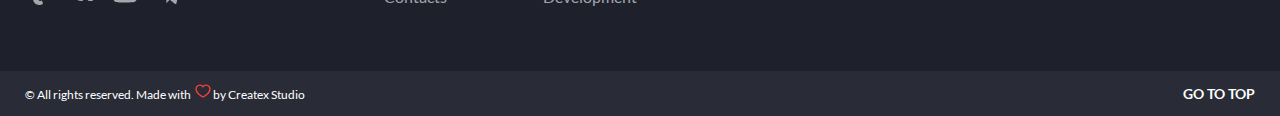
<file: event.html>
<!DOCTYPE html>
<html lang="en">

<head>
    <meta charset="utf-8">
    <meta name="viewport" content="width=device-width,initial-scale=1">
    <title>Event: Formation of the organizational structure of the company in the face of uncertainty</title>
    <link href="css/style.css" rel="stylesheet">
</head>

<body class="single">
    <svg style="display: none">
        <symbol id="vk" viewBox="0 0 24 24">
            <g clip-path="url(#clip0_2491_3812)">
                <path
                    d="M19.915 13.028C19.527 12.538 19.638 12.32 19.915 11.882C19.92 11.877 23.123 7.451 23.453 5.95L23.455 5.949C23.619 5.402 23.455 5 22.662 5H20.038C19.37 5 19.062 5.345 18.897 5.731C18.897 5.731 17.561 8.929 15.671 11.002C15.061 11.601 14.779 11.793 14.446 11.793C14.282 11.793 14.027 11.601 14.027 11.054V5.949C14.027 5.293 13.84 5 13.287 5H9.161C8.742 5 8.493 5.306 8.493 5.591C8.493 6.213 9.438 6.356 9.536 8.106V11.903C9.536 12.735 9.385 12.888 9.05 12.888C8.158 12.888 5.993 9.677 4.71 6.002C4.451 5.289 4.198 5.001 3.525 5.001H0.9C0.151 5.001 0 5.346 0 5.732C0 6.414 0.892 9.805 4.148 14.285C6.318 17.343 9.374 19 12.154 19C13.825 19 14.029 18.632 14.029 17.999C14.029 15.077 13.878 14.801 14.715 14.801C15.103 14.801 15.771 14.993 17.331 16.468C19.114 18.217 19.407 19 20.405 19H23.029C23.777 19 24.156 18.632 23.938 17.906C23.439 16.379 20.067 13.238 19.915 13.028Z"
                    fill="curentColor" />
            </g>
            <defs>
                <clipPath id="clip0_2491_3812">
                    <rect width="24" height="24" fill="curentColor" />
                </clipPath>
            </defs>
        </symbol>
        <symbol id="whatsapp" viewBox="0 0 24 24">
            <path
                d="M22 11.7424C22 17.1231 17.6047 21.4849 12.1818 21.4849C10.4602 21.4849 8.84289 21.0449 7.43578 20.2727L2 22L3.77222 16.7729C2.87822 15.3049 2.36333 13.5831 2.36333 11.7424C2.36333 6.36178 6.75911 2 12.1818 2C17.6051 2 22 6.36178 22 11.7424ZM12.1818 3.55156C7.62978 3.55156 3.92711 7.226 3.92711 11.7424C3.92711 13.5347 4.51133 15.1944 5.49956 16.5447L4.46822 19.5867L7.64044 18.5784C8.94378 19.4342 10.5051 19.9333 12.182 19.9333C16.7333 19.9333 20.4367 16.2593 20.4367 11.7429C20.4367 7.22644 16.7336 3.55156 12.1818 3.55156ZM17.1398 13.9862C17.0791 13.8869 16.9189 13.8269 16.6784 13.7076C16.4376 13.5882 15.254 13.0102 15.034 12.9309C14.8133 12.8513 14.6524 12.8113 14.4922 13.0502C14.332 13.2893 13.8707 13.8269 13.73 13.9862C13.5896 14.146 13.4493 14.166 13.2084 14.0464C12.968 13.9271 12.1927 13.6747 11.2733 12.8613C10.558 12.2284 10.0749 11.4471 9.93444 11.2078C9.79422 10.9689 9.91978 10.8398 10.04 10.7209C10.1484 10.6138 10.2809 10.442 10.4011 10.3027C10.5218 10.1631 10.5618 10.0638 10.6416 9.90422C10.7222 9.74489 10.682 9.60556 10.6216 9.48578C10.5616 9.36644 10.0798 8.19133 9.87933 7.71311C9.67889 7.23533 9.47867 7.31489 9.338 7.31489C9.19778 7.31489 9.03711 7.29489 8.87667 7.29489C8.71622 7.29489 8.45533 7.35467 8.23467 7.59356C8.01422 7.83267 7.39267 8.41044 7.39267 9.58533C7.39267 10.7604 8.25467 11.8958 8.37533 12.0549C8.49556 12.214 10.0398 14.7038 12.4864 15.66C14.9333 16.6158 14.9333 16.2969 15.3747 16.2569C15.8156 16.2171 16.7982 15.6793 16.9996 15.122C17.1996 14.5638 17.1996 14.0858 17.1398 13.9862Z"
                fill="curentColor" />
        </symbol>
        <symbol id="telegram" viewBox="0 0 24 24">
            <path
                d="M9.63262 15.1813L9.2687 20.7653C9.78938 20.7653 10.0149 20.5213 10.2853 20.2283L12.7264 17.6833L17.7847 21.7243C18.7124 22.2883 19.366 21.9913 19.6163 20.7933L22.9365 3.8214L22.9374 3.8204C23.2317 2.3244 22.4415 1.73941 21.5377 2.1064L2.02135 10.2574C0.689406 10.8214 0.709573 11.6314 1.79493 11.9984L6.78447 13.6913L18.3742 5.78039C18.9196 5.38639 19.4155 5.60439 19.0076 5.99839L9.63262 15.1813Z"
                fill="curentColor" />
        </symbol>
        <symbol id="tumblr" viewBox="0 0 24 24">
            <path
                d="M18 21.7112L16.9929 18.5716C16.6003 18.7678 15.8554 18.9373 15.306 18.9557H15.228C13.6311 18.9557 13.3183 17.6998 13.3046 16.7822V9.93475H17.5054V6.6045H13.32V1H10.2557C10.2051 1 10.1169 1.04675 10.1049 1.16408C9.93171 2.881 9.16371 5.89042 6 7.094V9.93475H8.10514V17.1233C8.10514 19.557 9.79371 23 14.232 23L14.2226 22.9982H14.3777C15.9086 22.9707 17.6203 22.2942 18 21.7112Z"
                fill="curentColor" />
        </symbol>
        <symbol id="youtube" viewBox="0 0 24 18">
            <path fill-rule="evenodd" clip-rule="evenodd"
                d="M21.3903 1.11358C22.4182 1.39044 23.2288 2.20086 23.5055 3.22899C24.0197 5.10691 23.9999 9.02132 23.9999 9.02132C23.9999 9.02132 23.9999 12.9158 23.5057 14.7939C23.2288 15.8218 22.4184 16.6324 21.3903 16.9091C19.5122 17.4035 12 17.4035 12 17.4035C12 17.4035 4.50731 17.4035 2.60961 16.8895C1.58148 16.6127 0.771054 15.802 0.4942 14.7741C0 12.9158 0 9.00154 0 9.00154C0 9.00154 0 5.10691 0.4942 3.22899C0.770871 2.20104 1.60125 1.37066 2.60943 1.09399C4.48753 0.599609 11.9998 0.599609 11.9998 0.599609C11.9998 0.599609 19.5122 0.599609 21.3903 1.11358ZM15.8549 9.00158L9.60788 12.5996V5.40355L15.8549 9.00158Z"
                fill="curentColor" />
        </symbol>
        <symbol id="google" viewBox="0 0 24 24">
            <path
                d="M12.2111 10.5028H22.0865C22.1955 11.1112 22.25 11.6924 22.25 12.2463C22.25 14.2169 21.8368 15.9763 21.0105 17.5246C20.1841 19.0729 19.0059 20.2829 17.4757 21.1547C15.9456 22.0264 14.1908 22.4623 12.2111 22.4623C10.7854 22.4623 9.42785 22.1876 8.13837 21.6382C6.84889 21.0888 5.73649 20.3465 4.80116 19.4111C3.86584 18.4758 3.12348 17.3634 2.57409 16.0739C2.0247 14.7844 1.75 13.4269 1.75 12.0012C1.75 10.5755 2.0247 9.21789 2.57409 7.92841C3.12348 6.63893 3.86584 5.52653 4.80116 4.5912C5.73649 3.65587 6.84889 2.91352 8.13837 2.36413C9.42785 1.81473 10.7854 1.54004 12.2111 1.54004C14.9354 1.54004 17.2737 2.45266 19.2261 4.27791L16.3792 7.01579C15.2623 5.93517 13.8729 5.39486 12.2111 5.39486C11.0397 5.39486 9.95681 5.68998 8.96246 6.28024C7.96811 6.87049 7.18034 7.67188 6.59917 8.68439C6.018 9.6969 5.72741 10.8025 5.72741 12.0012C5.72741 13.1998 6.018 14.3054 6.59917 15.3179C7.18034 16.3305 7.96811 17.1318 8.96246 17.7221C9.95681 18.3123 11.0397 18.6075 12.2111 18.6075C13.0012 18.6075 13.7276 18.4985 14.3905 18.2806C15.0534 18.0626 15.5983 17.7902 16.0251 17.4633C16.4519 17.1364 16.8242 16.7641 17.142 16.3463C17.4599 15.9286 17.6937 15.5336 17.8435 15.1613C17.9934 14.789 18.0955 14.4348 18.15 14.0988H12.2111V10.5028Z"
                fill="curentColor" />
        </symbol>
        <symbol id="github" viewBox="0 0 24 24">
            <path
                d="M15.7 23.0001C15.1 23.0001 14.7 22.6001 14.7 22.0001V17.7001C14.7 16.9001 14.7 16.9001 14.4 16.6001C14.1 16.3001 14 15.9001 14.2 15.6001C14.3 15.2001 14.7 15.0001 15 14.9001C17.8 14.6001 20.4 13.7001 20.4 9.20008C20.4 8.10008 20 7.10008 19.2 6.30008C18.9 6.00008 18.8 5.60008 19 5.20008C19.2 4.70008 19.3 4.30008 19.3 3.80008C19.3 3.50008 19.3 3.30008 19.2 3.00008C18.7 3.10008 17.8 3.40008 16.5 4.20008C16.3 4.30008 16 4.40008 15.7 4.30008C13.5 3.80008 11.3 3.80008 9.09996 4.30008C8.79996 4.40008 8.59996 4.30008 8.29996 4.20008C6.79996 3.40008 5.89996 3.10008 5.39996 3.00008C5.39996 3.30008 5.29996 3.60008 5.29996 3.80008C5.29996 4.30008 5.39996 4.80008 5.59996 5.20008C5.69996 5.60008 5.59996 6.00008 5.39996 6.30008C4.99996 6.70008 4.69996 7.20008 4.49996 7.70008C4.29996 8.20008 4.19996 8.70008 4.19996 9.30008C4.19996 13.5001 6.39996 14.6001 9.59996 15.0001C9.99996 15.0001 10.3 15.3001 10.4 15.7001C10.5 16.1001 10.4 16.5001 10.2 16.7001C9.89996 17.0001 9.89996 17.2001 9.89996 18.1001V19.8001V19.9001V22.1001C9.89996 22.7001 9.49996 23.1001 8.89996 23.1001C8.29996 23.1001 7.89996 22.7001 7.89996 22.1001V21.1001C4.89996 21.5001 3.69996 19.8001 2.79996 18.6001C2.39996 18.1001 2.09996 17.6001 1.79996 17.5001C1.29996 17.4001 0.899959 16.8001 1.09996 16.3001C1.29996 15.8001 1.79996 15.4001 2.29996 15.6001C3.29996 15.9001 3.89996 16.7001 4.49996 17.5001C5.29996 18.6001 5.99996 19.6001 7.89996 19.2001V18.3001C7.89996 17.9001 7.79996 17.4001 7.89996 16.8001C5.09996 16.2001 2.19996 14.6001 2.19996 9.40008C2.19996 8.60008 2.39996 7.80008 2.69996 7.10008C2.89996 6.60008 3.19996 6.00008 3.59996 5.60008C3.49996 5.10008 3.39996 4.60008 3.39996 4.00008C3.39996 3.20008 3.59996 2.50008 3.89996 1.80008C3.99996 1.30008 4.19996 1.10008 4.49996 1.10008C4.79996 1.00008 6.19996 0.800076 8.89996 2.40008C11.1 1.90008 13.4 1.90008 15.6 2.40008C18.3 0.800076 19.6 1.00008 20 1.10008C20.3 1.20008 20.5 1.40008 20.6 1.60008C21 2.30008 21.1 3.00008 21.2 3.80008C21.2 4.30008 21.2 4.90008 21 5.40008C21.9 6.50008 22.4 7.80008 22.4 9.20008C22.4 14.5001 19.4 16.1001 16.7 16.7001C16.8 17.0001 16.8 17.4001 16.7 17.7001V22.0001C16.7 22.6001 16.2 23.0001 15.7 23.0001Z"
                fill="curentColor" />
        </symbol>

    </svg>

    <div class="single__background single__background--header">
        <header class="container">
            <nav class="navigation">
                <a class="navigation__logo" href="index.html">
                    <img src="images/logo.svg" width="130" height="22" alt="">
                </a>
                <ul class="navigation__list site-list">
                    <li class="navigation__item">
                        <a class="navigation__link" href="aboutus.html">About Us</a>
                    </li>
                    <li class="navigation__item">
                        <a class="navigation__link" href="courses.html">Courses</a>
                    </li>
                    <li class="navigation__item">
                        <a class="navigation__link" href="events.html">Events</a>
                    </li>
                    <li class="navigation__item">
                        <a class="navigation__link" href="blog.html">Blog</a>
                    </li>
                    <li class="navigation__item">
                        <a class="navigation__link" href="contacts.html">Contacts</a>
                    </li>
                </ul>
                <ul class="navigation-user site-list">
                    <li class="navigation-user__item">
                        <a class="button button__solid button__solid--large" href="#">
                            <span class="text text--large">Get consultation</span>
                        </a>
                    </li>
                    <li class="navigation-user__item">
                        <button class="navigation-user__link" id="openPopup" type="button">Log in / Register</button>
                    </li>
                </ul>
            </nav>
        </header>
        <section class="single__heading padding-start--120 padding-end--120">
            <h6 class="single__subtitle title-h6">Online lecture</h6>
            <h4 class="single__title title-h1">Formation of the organizational structure of the company in the face
                of uncertainty</h4>
        </section>
    </div>
    <main class="main-inner">
        <section class="single__about container padding-start--120">
            <div class="single__about__description accordion accordion--theme">
                <h2 class="title-h1">We will talk about:</h2>
                <ol class="accordion__list site-list padding-start--40">
                    <li class="accordion__item">
                        <h4 class="accordion__title lead-bold"><span class="accordion__mark">Aliquet lectus urna viverra
                                in odio.</span></h4>
                        <p class="accordion__text accordion__text--current">Nulla amet, sagittis potenti rhoncus sit.
                            Elit lectus nec pulvinar
                            aliquet
                            donec enim, ornare. Lacus facilisi curabitur turpis varius mauris. Nisi, tempus risus, odio
                            mi suscipit sed. Curabitur faucibus porttitor quis sem lacus, arcu feugiat facilisis.
                            Commodo nunc orci vitae accumsan id.</p>
                    </li>
                    <li class="accordion__item">
                        <h4 class="accordion__title lead-bold"><span class="accordion__mark">Orci commodo, viverra orci
                                mollis ut euismod.</span></h4>
                        <p class="accordion__text">Nulla amet, sagittis potenti rhoncus sit. Elit lectus nec pulvinar
                            aliquet
                            donec enim, ornare. Lacus facilisi curabitur turpis varius mauris. Nisi, tempus risus, odio
                            mi suscipit sed.</p>
                    </li>
                    <li class="accordion__item">
                        <h4 class="accordion__title lead-bold"><span class="accordion__mark">Sagittis vitae facilisi
                                rutrum amet mauris quisque vel.</span></h4>
                        <p class="accordion__text">Curabitur faucibus porttitor quis sem lacus, arcu feugiat facilisis.
                            Commodo nunc orci vitae accumsan id.</p>
                    </li>
                    <li class="accordion__item">
                        <h4 class="accordion__title lead-bold"><span class="accordion__mark">In id dolor quis nunc, urna
                                hendrerit pharetra.</span></h4>
                        <p class="accordion__text"> Lacus facilisi curabitur turpis varius mauris. Nisi, tempus risus,
                            odio
                            mi suscipit sed. Curabitur faucibus porttitor quis sem lacus, arcu feugiat facilisis.
                            Commodo nunc orci vitae accumsan id.</p>
                    </li>
                </ol>
            </div>
            <ul class="sidebar site-list">
                <li class="sidebar__item">
                    <p class="sidebar__headline">Time</p>
                    <p class="sidebar__info title-h4">August 5, 11:00 – 14:00</p>
                    <p class="sidebar__text">Metus turpis sit lorem lacus, in elit tellus lacus.</p>
                </li>
                <li class="sidebar__item">
                    <p class="sidebar__headline">Price</p>
                    <p class="sidebar__info title-h4">Free</p>
                    <p class="sidebar__text">Nulla sem adipiscing adipiscing felis fringilla. Adipiscing mauris quam ac
                        elit tristique dis.</p>
                </li>
                <li>
                    <a class="sidebar__link" href="#">Event on VK</a>
                </li>
                <li class="sidebar__item">
                    <a class="sidebar__button button button__solid button__solid--large" href="#">
                        <span class="text text--large">Join the event</span>
                    </a>
                </li>
            </ul>
        </section>
        <div class="single__background--curator">
            <section class="curator container">
                <img src="images/single-page-image_1.png" width="495" height="600" alt="">
                <div class="curator__description">
                    <div class="curator__title display-title">
                        <h6 class="title-h6">Speaker</h6>
                        <h2 class="title-h1">Kathryn Murphy</h2>
                        <p class="lead-regular">Analyst and Marketing specialist in IT company</p>
                    </div>
                    <p>Mattis adipiscing aliquam eu proin metus a iaculis faucibus. Tempus curabitur venenatis,
                        vulputate venenatis fermentum ante. Nisl, amet id semper semper quis commodo, consequat. Massa
                        rhoncus sit morbi odio. Sit maecenas nibh consectetur vel diam. Sem vulputate molestie laoreet
                        at massa sed pharetra. Ac commodo platea id habitasse proin. Nullam sit nec ipsum posuere non.
                        Nam vel aliquam tristique sollicitudin interdum quam.</p>
                    <ul class="companies__list site-list padding-start--40">
                        <li class="companies__item">
                            <img src="images/companies-logo_8.png" width="105" height="50" alt="">
                        </li>
                        <li class="companies__item">
                            <img src="images/companies-logo_3.png" width="105" height="50" alt="">
                        </li>
                        <li class="companies__item">
                            <img src="images/companies-logo_10.png" width="105" height="50" alt="">
                        </li>
                    </ul>
                    <ul class="curator__social site-list padding-start--40">
                        <li class="social__item">
                            <a class="social__link" href="#" title="VK">
                                <span class="visually-hidden">VK</span>
                                <svg class="social__link--icons">
                                    <use xlink:href="#vk"></use>
                                </svg>
                            </a>
                        </li>
                        <li class="social__item">
                            <a class="social__link" href="#">
                                <span class="visually-hidden">WhatsApp</span>
                                <svg class="social__link--icons">
                                    <use xlink:href="#whatsapp"></use>
                                </svg>
                            </a>
                        </li>
                        <li class="social__item">
                            <a class="social__link" href="#" title="Telegram">
                                <span class="visually-hidden">Telegram</span>
                                <svg class="social__link--icons">
                                    <use xlink:href="#telegram"></use>
                                </svg>
                            </a>
                        </li>
                    </ul>
                </div>
            </section>
            <section class="forwhom container padding-start--180">
                <div class="forwhom__title display-title">
                    <h6 class="title-h6">For whom?</h6>
                    <h2 class="title-h1">Who will benefit from the event:</h2>
                </div>
                <ul class="bulleted-list--large site-list">
                    <li>Specialists with more than 1 year of active work experience</li>
                    <li>Mobile app designers who want to improve their skills in solving business
                        problems, creating and testing<br>human-centered interfaces</li>
                    <li>Professional designers who want to feel more confident in UX</li>
                </ul>
            </section>
        </div>
        <div class="event__background event__background--subscribe">
            <section class="subscribe subscribe--event container">
                <img class="subscribe__image" src="images/subscribe-illustration.png" width="308" height="234" alt="">
                <div class="subscribe_wrap">
                    <h4 class="subscribe__title">Don’t want to miss the best events? Subscribe to our newsletter!</h4>
                    <form class="subscribe-form" action="" method="post">
                        <div class="subscribe-form__wrap">
                            <input class="newsletter-field" placeholder="Your working email" type="email"
                                name="newsletter-email" id="newsletter-email" required>
                            <button class="button button__solid button__solid--large" type="submit">
                                <span class="text text--large">Subscribe</span>
                            </button>
                        </div>
                        <div class="checkbox">
                            <label class="control">
                                <input class="visually-hidden control-input" type="checkbox" name="message" id="message"
                                    checked>
                                <span class="control-mark"></span>
                                <span class="control-label">I agree to receive communications from Createx Online
                                    School</span>
                            </label>
                        </div>
                    </form>
                </div>
            </section>
        </div>
        <section class="request container padding-start--120">
            <div class="request__wrap">
                <div class="display-title">
                    <h6 class="title-h6">Don’t miss the event</h6>
                    <h2 class="title-h1">Leave a request</h2>
                </div>
                <form class="page__form--request" action="#" method="post" target="_blank">
                    <fieldset class="form__group">
                        <ul class="form__list site-list">
                            <li class="form__list__item">
                                <label class="control-label" for="name">Full name</label>
                                <input class="control-input" type="text" name="name" placeholder="Your full name"
                                    id="name" required>
                            </li>
                            <li class="form__list__item">
                                <label class="control-label" for="email">Email</label>
                                <input class="control-input" type="email" name="mail" placeholder="Your working email"
                                    id="email" required>
                            </li>
                            <li class="form__list__item">
                                <label class="control-label" for="number">Phone</label>
                                <input class="control-input" type="tel" name="phone" placeholder="Your phone number"
                                    id="number" maxlength="21" required>
                            </li>
                            <li class="form__list__item">
                                <button class="button button__solid button__solid--regular" type="submit"><span
                                        class="text text--regular">Join the event</span></button>
                                <span class="control-label">* You will receive a link to the online lecture in an email
                                    after registration.</span>
                            </li>
                        </ul>
                    </fieldset>
                </form>
            </div>
            <img class="request__image" src="images/event-illustration.svg" srcset="images/hero-image@2x.png 2x"
                width="550" height="502" alt="">
        </section>
        <div class="single__background--events margin-start--120">
            <section class="single__events container padding-start--100 padding-end--180">
                <div class="single__events__header">
                    <div class="display-title">
                        <h5 class="title-h6">Check other online events</h5>
                        <h2 class="title-h1">You may be interested in</h2>
                    </div>
                    <div class="slider-controls">
                        <button class="slider-arrow arrow-prev" type="button" title="Preview" aria-label="Preview"><span
                                class="visually-hidden">Preview</span></button>
                        <button class="slider-arrow arrow-next" type="button" title="Next" aria-label="Next"></button>
                    </div>
                </div>
                <ul class="events__list events--grid site-list">
                    <li class="events__item">
                        <div class="events__date">
                            <h3 class="events__figure">05</h3>
                            <div class="events__time">
                                <p class="events__month lead-bold">Aug<span class="events__month--hidden">ust</span></p>
                                <p class="events__period">11:00 – 14:00</p>
                            </div>
                        </div>
                        <div class="events__content">
                            <a class="events__link" href="event.html" class="lead-bold">Formation of the organizational
                                structure of the company
                                in the
                                face
                                of uncertainty.</a>
                            <small class="events__category">Onine master-class</small>
                        </div>
                        <a class="events__button button button__outline button__outline--regular" href="#">
                            <span class="text text--regular">View more</span>
                        </a>
                    </li>
                    <li class="events__item">
                        <div class="events__date">
                            <h3 class="events__figure">24</h3>
                            <div class="events__time">
                                <p class="events__month lead-bold">Jul<span class="events__month--hidden">y</span></p>
                                <p class="events__period">11:00 – 12:30</p>
                            </div>
                        </div>
                        <div class="events__content">
                            <p class="lead-bold">Building a customer service department. Best Practices.
                            </p>
                            <small class="events__category">Onine lecture</small>
                        </div>
                        <a class="events__button button button__outline button__outline--regular" href="#">
                            <span class="text text--regular">View more</span>
                        </a>
                    </li>
                    <li class="events__item">
                        <div class="events__date">
                            <h3 class="events__figure">16</h3>
                            <div class="events__time">
                                <p class="events__month lead-bold">Jul<span class="events__month--hidden">y</span></p>
                                <p class="events__period">10:00 – 13:00</p>
                            </div>
                        </div>
                        <div class="events__content">
                            <p class="lead-bold">How to apply methods of speculative design in practice.
                                Worldbuilding prototyping.</p>
                            <small class="events__category">Onine workshop</small>
                        </div>
                        <a class="events__button button button__outline button__outline--regular" href="#">
                            <span class="text text--regular">View more</span>
                        </a>
                    </li>
                </ul>
                <div class="events__view-all padding-start--80">
                    <h3 class="title-h3">Do you want more?</h3>
                    <a class="button button__solid button__solid--large" href="events.html">
                        <span class="text text--large">Explore all events</span>
                    </a>
                </div>
            </section>
        </div>
    </main>
    <footer class="footer">
        <div class="footer__background footer__background--content">
            <div class="main-footer container">
                <div class="footer__about">
                    <img class="footer__logo" src="images/footer-logo.svg" width="130" height="22" alt="">
                    <p>Createx Online School is a leader in online studying. We have lots of courses
                        and programs from the main market experts. We provide relevant approaches to online learning,
                        internships and employment in the largest companies in the country.</p>
                    <ul class="footer__social site-list">
                        <li class="social__item">
                            <a class="social__link" href="#" title="Tumblr">
                                <span class="visually-hidden">Tumblr</span>
                                <svg class="social__link--icons">
                                    <use xlink:href="#tumblr"></use>
                                </svg>
                            </a>
                        </li>
                        <li class="social__item">
                            <a class="social__link" href="#" title="Our VK group">
                                <span class="visually-hidden">Our VK group</span>
                                <svg class="social__link--icons">
                                    <use xlink:href="#vk"></use>
                                </svg>
                            </a>
                        </li>
                        <li class="social__item">
                            <a class="social__link" href="#" title="YouTube">
                                <span class="visually-hidden">YouTube</span>
                                <svg class="social__link--icons">
                                    <use xlink:href="#youtube"></use>
                                </svg>
                            </a>
                        </li>
                        <li class="social__item">
                            <a class="social__link" href="#" title="Telegram">
                                <span class="visually-hidden">Telegram</span>
                                <svg class="social__link--icons">
                                    <use xlink:href="#telegram"></use>
                                </svg>
                            </a>
                        </li>
                    </ul>
                </div>
                <ul class="footer__navigation site-list">
                    <li class="footer__column">
                        <h2 class="navigation__title">Site map</h2>
                        <ul class="column__navigation site-list">
                            <li class="column__item">
                                <a class="column__link" href="aboutus.html">About Us</a>
                            </li>
                            <li class="column__item">
                                <a class="column__link" href="courses.html">Courses</a>
                            </li>
                            <li class="column__item">
                                <a class="column__link" href="events.html">Events</a>
                            </li>
                            <li class="column__item">
                                <a class="column__link" href="blog.html">Blog</a>
                            </li>
                            <li class="column__item">
                                <a class="column__link" href="contacts.html">Contacts</a>
                            </li>
                        </ul>
                    </li>
                    <li class="navigation__column">
                        <h2 class="navigation__title">Courses</h2>
                        <ul class="column__navigation site-list">
                            <li class="column__item">
                                <a class="column__link" href="courses.html">Marketing</a>
                            </li>
                            <li class="column__-item">
                                <a class="column__link" href="courses.html">Management</a>
                            </li>
                            <li class="column__item">
                                <a class="column__link" href="courses.html">HR & Recruting</a>
                            </li>
                            <li class="column__item">
                                <a class="column__link" href="courses.html">Design</a>
                            </li>
                            <li class="column__item">
                                <a class="column__link" href="courses.html">Development</a>
                            </li>
                        </ul>
                    </li>
                    <li class="navigation__column">
                        <h2 class="navigation__title">Contact us</h2>
                        <ul class="column__navigation site-list">
                            <li class="column__item">
                                <a class="column__link link__icon icon--phone" href="#">(405) 555-0128</a>
                            </li>
                            <li class="column__-item">
                                <a class="column__link link__icon icon--mail" href="#">hello@createx.com</a>
                            </li>
                        </ul>
                    </li>
                    <li class="navigation__column">
                        <h2 class="navigation__title">Sign up to our newsletter</h2>
                        <form class="footer__form" action="" method="post">
                            <input class="footer__field" placeholder="Email address" type="email"
                                name="newsletter-email" id="newsletter-email" data-lpignore="true" required>
                            <button class="footer__button" type="submit">
                                <span class="visually-hidden">Submit</span>
                            </button>
                        </form>
                        <p class="footer__small-text">*Subscribe to our newsletter to receive communications and early
                            updates from Createx SEO Agency.</p>
                    </li>
                </ul>
            </div>
            <div class="footer__background footer__background--copyright">
                <section class="copyright container">
                    <p>© All rights reserved. Made with<span class="icon-heart"></span> by Createx Studio</p>
                    <a class="gototop" href="#">Go to top</a>
                </section>
            </div>
        </div>
    </footer>
    <div class="modal" id="popup">
        <div class="modal__wrapper">
            <button class="modal__close-button modal-close-icon" type="button" id="closePopup">
                <span class="visually-hidden">close</span>
            </button>
            <section class="modal__body">
                <div class="modal__header display-title--center">
                    <h3 class="title-h3">Sign in</h3>
                    <p class="modal__text small-regular">Sign in to your account using email and password provided
                        during
                        registration.</p>
                </div>
                <form class="page__form--signin" action="#" method="post" target="_blank">
                    <fieldset class="form__group">
                        <ul class="form__list site-list">
                            <li class="form__list__item">
                                <label class="control-label" for="email">Email</label>
                                <input class="control-input" type="email" name="mail" placeholder="Your working email"
                                    id="email" required>
                            </li>
                            <li class="form__list__item">
                                <label class="control-label" for="number">Password</label>
                                <input class="control-input control-input--password" type="password" name="password"
                                    placeholder="" id="password" required>
                                <button class="password__button"><span class="visually-hidden">Password</span></button>
                            </li>
                            <li class="form__list__item checkbox">
                                <label class="control">
                                    <input class="visually-hidden control-input" type="checkbox" name="message"
                                        id="message" checked>
                                    <span class="control-mark"></span>
                                    <span class="control-label">Keep me signed in</span>
                                </label>
                                <a class="checkbox__link small-regular" href="#">Forgot password?</a>
                            </li>
                            <li class="form__list__item">
                                <button class="button button__solid button__solid--regular" type="submit"><span
                                        class="text text--regular">Sign in</span></button>
                            </li>
                        </ul>
                        <p class="new-account">Don't have an account? <a class="checkbox__link small-regular"
                                href="#">Sign up</a></p>
                    </fieldset>
                </form>
                <div class="modal__footer">
                    <p class="footer__title">Or sign in with</p>
                    <ul class="post__social site-list padding-start--40">
                        <li class="social__item">
                            <a class="social__link" href="#" title="Sign in with Google">
                                <span class="visually-hidden">Sign in with Google</span>
                                <svg class="social__link--icons">
                                    <use xlink:href="#google"></use>
                                </svg>
                            </a>
                        </li>
                        <li class="social__item">
                            <a class="social__link" href="#" title="Sign in with VK">
                                <span class="visually-hidden">Sign in with VK</span>
                                <svg class="social__link--icons">
                                    <use xlink:href="#vk"></use>
                                </svg>
                            </a>
                        </li>
                        <li class="social__item">
                            <a class="social__link" href="#" title="Sign in with github">
                                <span class="visually-hidden">Sign in with github</span>
                                <svg class="social__link--icons">
                                    <use xlink:href="#github"></use>
                                </svg>
                            </a>
                        </li>
                    </ul>
                </div>
            </section>
        </div>
    </div>
    <script src="https://code.jquery.com/jquery-1.8.3.js"></script>
    <script src="js/main.js"></script>
</body>

</html>
</file>
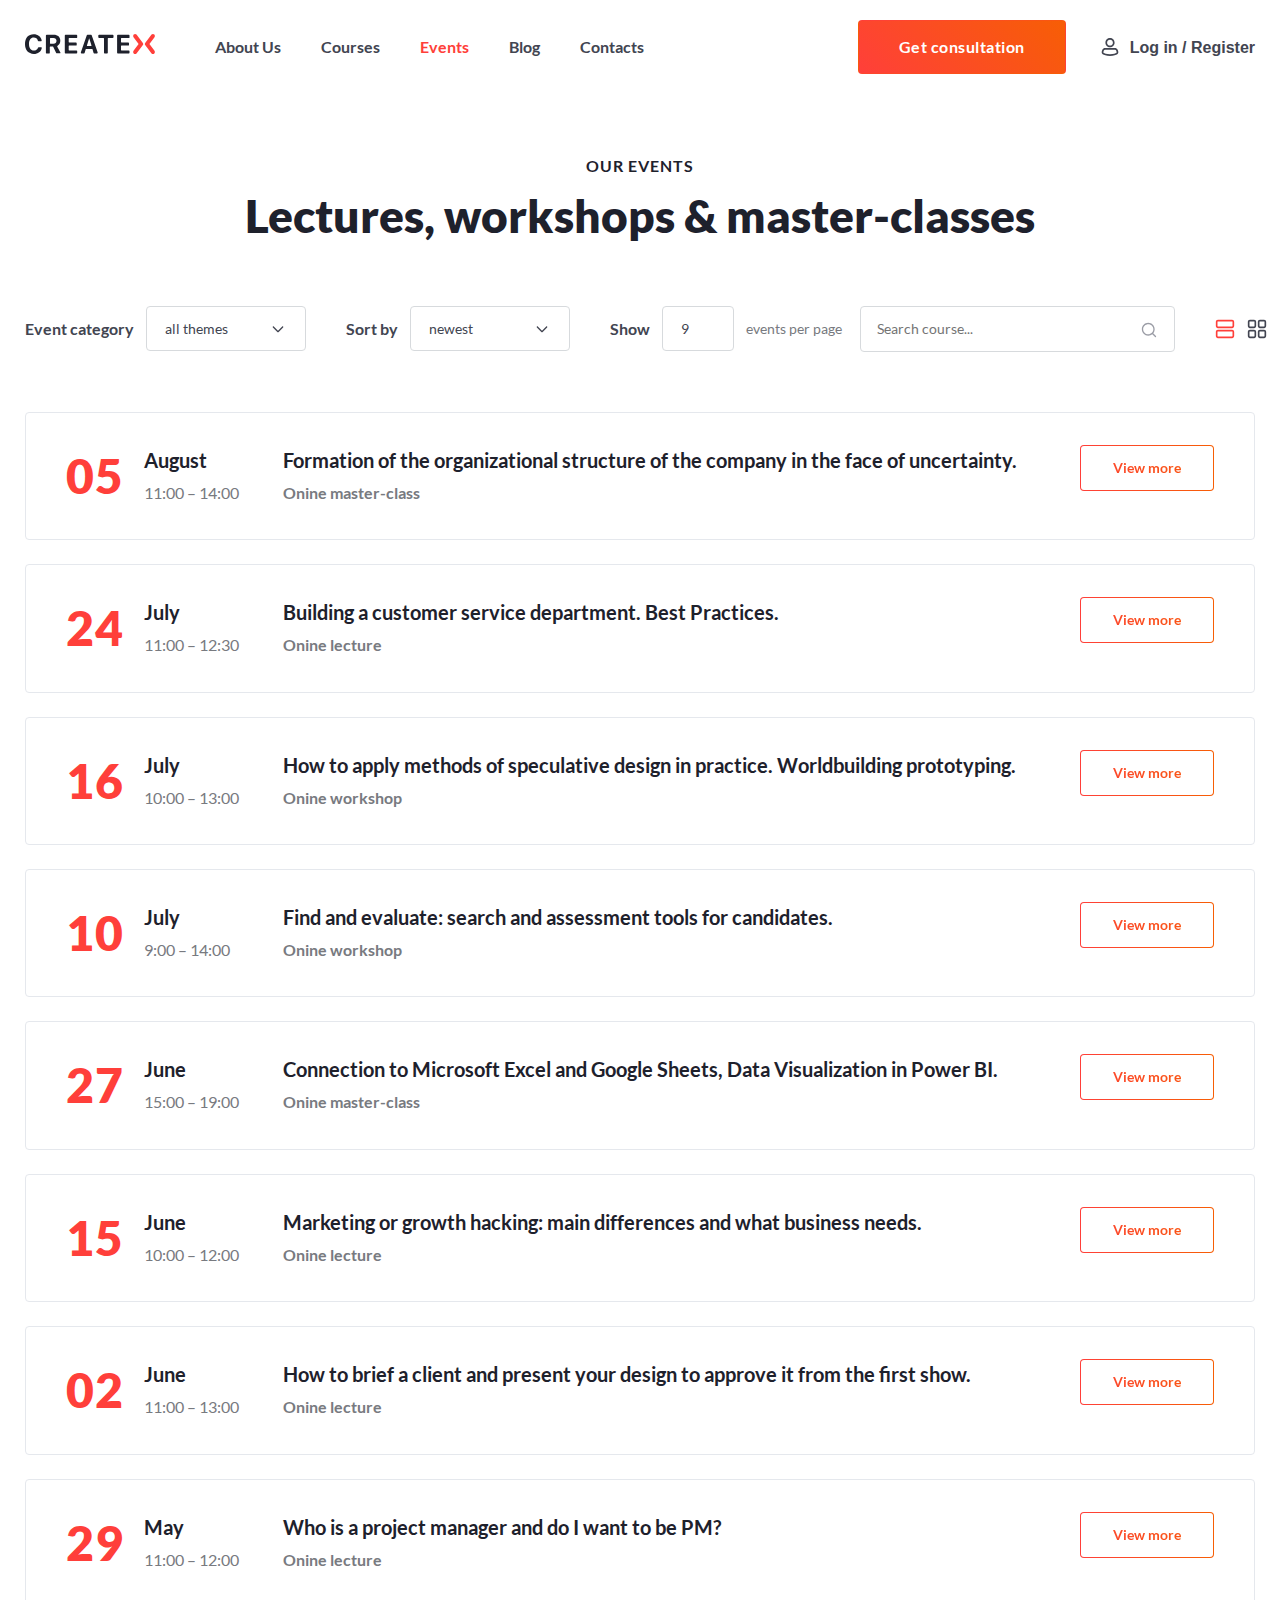
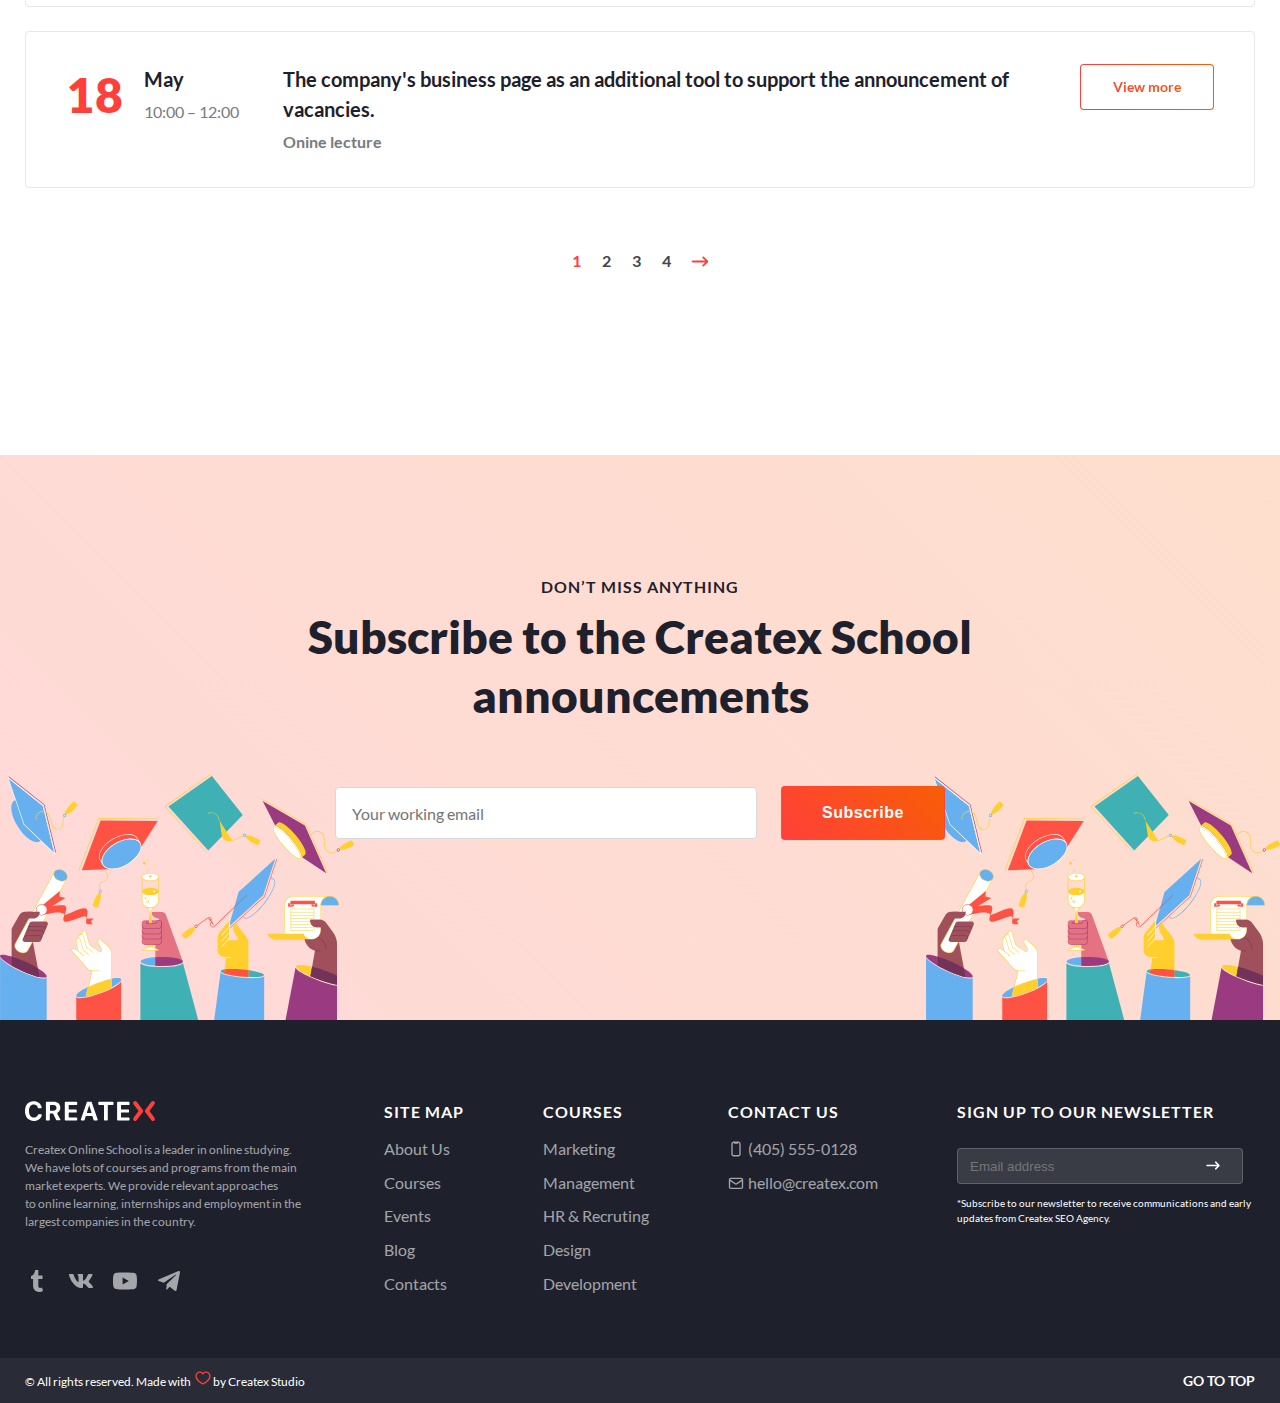
<file: events.html>
<!DOCTYPE html>
<html lang="en">

<head>
    <meta charset="utf-8">
    <meta name="viewport" content="width=device-width,initial-scale=1">
    <title>Events</title>
    <link href="css/style.css" rel="stylesheet">
</head>

<body class="page">
    <svg style="display: none">
        <symbol id="vk" viewBox="0 0 24 24">
            <g clip-path="url(#clip0_2491_3812)">
                <path
                    d="M19.915 13.028C19.527 12.538 19.638 12.32 19.915 11.882C19.92 11.877 23.123 7.451 23.453 5.95L23.455 5.949C23.619 5.402 23.455 5 22.662 5H20.038C19.37 5 19.062 5.345 18.897 5.731C18.897 5.731 17.561 8.929 15.671 11.002C15.061 11.601 14.779 11.793 14.446 11.793C14.282 11.793 14.027 11.601 14.027 11.054V5.949C14.027 5.293 13.84 5 13.287 5H9.161C8.742 5 8.493 5.306 8.493 5.591C8.493 6.213 9.438 6.356 9.536 8.106V11.903C9.536 12.735 9.385 12.888 9.05 12.888C8.158 12.888 5.993 9.677 4.71 6.002C4.451 5.289 4.198 5.001 3.525 5.001H0.9C0.151 5.001 0 5.346 0 5.732C0 6.414 0.892 9.805 4.148 14.285C6.318 17.343 9.374 19 12.154 19C13.825 19 14.029 18.632 14.029 17.999C14.029 15.077 13.878 14.801 14.715 14.801C15.103 14.801 15.771 14.993 17.331 16.468C19.114 18.217 19.407 19 20.405 19H23.029C23.777 19 24.156 18.632 23.938 17.906C23.439 16.379 20.067 13.238 19.915 13.028Z"
                    fill="curentColor" />
            </g>
            <defs>
                <clipPath id="clip0_2491_3812">
                    <rect width="24" height="24" fill="curentColor" />
                </clipPath>
            </defs>
        </symbol>
        <symbol id="telegram" viewBox="0 0 24 24">
            <path
                d="M9.63262 15.1813L9.2687 20.7653C9.78938 20.7653 10.0149 20.5213 10.2853 20.2283L12.7264 17.6833L17.7847 21.7243C18.7124 22.2883 19.366 21.9913 19.6163 20.7933L22.9365 3.8214L22.9374 3.8204C23.2317 2.3244 22.4415 1.73941 21.5377 2.1064L2.02135 10.2574C0.689406 10.8214 0.709573 11.6314 1.79493 11.9984L6.78447 13.6913L18.3742 5.78039C18.9196 5.38639 19.4155 5.60439 19.0076 5.99839L9.63262 15.1813Z"
                fill="curentColor" />
        </symbol>
        <symbol id="tumblr" viewBox="0 0 24 24">
            <path
                d="M18 21.7112L16.9929 18.5716C16.6003 18.7678 15.8554 18.9373 15.306 18.9557H15.228C13.6311 18.9557 13.3183 17.6998 13.3046 16.7822V9.93475H17.5054V6.6045H13.32V1H10.2557C10.2051 1 10.1169 1.04675 10.1049 1.16408C9.93171 2.881 9.16371 5.89042 6 7.094V9.93475H8.10514V17.1233C8.10514 19.557 9.79371 23 14.232 23L14.2226 22.9982H14.3777C15.9086 22.9707 17.6203 22.2942 18 21.7112Z"
                fill="curentColor" />
        </symbol>
        <symbol id="youtube" viewBox="0 0 24 18">
            <path fill-rule="evenodd" clip-rule="evenodd"
                d="M21.3903 1.11358C22.4182 1.39044 23.2288 2.20086 23.5055 3.22899C24.0197 5.10691 23.9999 9.02132 23.9999 9.02132C23.9999 9.02132 23.9999 12.9158 23.5057 14.7939C23.2288 15.8218 22.4184 16.6324 21.3903 16.9091C19.5122 17.4035 12 17.4035 12 17.4035C12 17.4035 4.50731 17.4035 2.60961 16.8895C1.58148 16.6127 0.771054 15.802 0.4942 14.7741C0 12.9158 0 9.00154 0 9.00154C0 9.00154 0 5.10691 0.4942 3.22899C0.770871 2.20104 1.60125 1.37066 2.60943 1.09399C4.48753 0.599609 11.9998 0.599609 11.9998 0.599609C11.9998 0.599609 19.5122 0.599609 21.3903 1.11358ZM15.8549 9.00158L9.60788 12.5996V5.40355L15.8549 9.00158Z"
                fill="curentColor" />
        </symbol>
        <symbol id="google" viewBox="0 0 24 24">
            <path
                d="M12.2111 10.5028H22.0865C22.1955 11.1112 22.25 11.6924 22.25 12.2463C22.25 14.2169 21.8368 15.9763 21.0105 17.5246C20.1841 19.0729 19.0059 20.2829 17.4757 21.1547C15.9456 22.0264 14.1908 22.4623 12.2111 22.4623C10.7854 22.4623 9.42785 22.1876 8.13837 21.6382C6.84889 21.0888 5.73649 20.3465 4.80116 19.4111C3.86584 18.4758 3.12348 17.3634 2.57409 16.0739C2.0247 14.7844 1.75 13.4269 1.75 12.0012C1.75 10.5755 2.0247 9.21789 2.57409 7.92841C3.12348 6.63893 3.86584 5.52653 4.80116 4.5912C5.73649 3.65587 6.84889 2.91352 8.13837 2.36413C9.42785 1.81473 10.7854 1.54004 12.2111 1.54004C14.9354 1.54004 17.2737 2.45266 19.2261 4.27791L16.3792 7.01579C15.2623 5.93517 13.8729 5.39486 12.2111 5.39486C11.0397 5.39486 9.95681 5.68998 8.96246 6.28024C7.96811 6.87049 7.18034 7.67188 6.59917 8.68439C6.018 9.6969 5.72741 10.8025 5.72741 12.0012C5.72741 13.1998 6.018 14.3054 6.59917 15.3179C7.18034 16.3305 7.96811 17.1318 8.96246 17.7221C9.95681 18.3123 11.0397 18.6075 12.2111 18.6075C13.0012 18.6075 13.7276 18.4985 14.3905 18.2806C15.0534 18.0626 15.5983 17.7902 16.0251 17.4633C16.4519 17.1364 16.8242 16.7641 17.142 16.3463C17.4599 15.9286 17.6937 15.5336 17.8435 15.1613C17.9934 14.789 18.0955 14.4348 18.15 14.0988H12.2111V10.5028Z"
                fill="curentColor" />
        </symbol>
        <symbol id="github" viewBox="0 0 24 24">
            <path
                d="M15.7 23.0001C15.1 23.0001 14.7 22.6001 14.7 22.0001V17.7001C14.7 16.9001 14.7 16.9001 14.4 16.6001C14.1 16.3001 14 15.9001 14.2 15.6001C14.3 15.2001 14.7 15.0001 15 14.9001C17.8 14.6001 20.4 13.7001 20.4 9.20008C20.4 8.10008 20 7.10008 19.2 6.30008C18.9 6.00008 18.8 5.60008 19 5.20008C19.2 4.70008 19.3 4.30008 19.3 3.80008C19.3 3.50008 19.3 3.30008 19.2 3.00008C18.7 3.10008 17.8 3.40008 16.5 4.20008C16.3 4.30008 16 4.40008 15.7 4.30008C13.5 3.80008 11.3 3.80008 9.09996 4.30008C8.79996 4.40008 8.59996 4.30008 8.29996 4.20008C6.79996 3.40008 5.89996 3.10008 5.39996 3.00008C5.39996 3.30008 5.29996 3.60008 5.29996 3.80008C5.29996 4.30008 5.39996 4.80008 5.59996 5.20008C5.69996 5.60008 5.59996 6.00008 5.39996 6.30008C4.99996 6.70008 4.69996 7.20008 4.49996 7.70008C4.29996 8.20008 4.19996 8.70008 4.19996 9.30008C4.19996 13.5001 6.39996 14.6001 9.59996 15.0001C9.99996 15.0001 10.3 15.3001 10.4 15.7001C10.5 16.1001 10.4 16.5001 10.2 16.7001C9.89996 17.0001 9.89996 17.2001 9.89996 18.1001V19.8001V19.9001V22.1001C9.89996 22.7001 9.49996 23.1001 8.89996 23.1001C8.29996 23.1001 7.89996 22.7001 7.89996 22.1001V21.1001C4.89996 21.5001 3.69996 19.8001 2.79996 18.6001C2.39996 18.1001 2.09996 17.6001 1.79996 17.5001C1.29996 17.4001 0.899959 16.8001 1.09996 16.3001C1.29996 15.8001 1.79996 15.4001 2.29996 15.6001C3.29996 15.9001 3.89996 16.7001 4.49996 17.5001C5.29996 18.6001 5.99996 19.6001 7.89996 19.2001V18.3001C7.89996 17.9001 7.79996 17.4001 7.89996 16.8001C5.09996 16.2001 2.19996 14.6001 2.19996 9.40008C2.19996 8.60008 2.39996 7.80008 2.69996 7.10008C2.89996 6.60008 3.19996 6.00008 3.59996 5.60008C3.49996 5.10008 3.39996 4.60008 3.39996 4.00008C3.39996 3.20008 3.59996 2.50008 3.89996 1.80008C3.99996 1.30008 4.19996 1.10008 4.49996 1.10008C4.79996 1.00008 6.19996 0.800076 8.89996 2.40008C11.1 1.90008 13.4 1.90008 15.6 2.40008C18.3 0.800076 19.6 1.00008 20 1.10008C20.3 1.20008 20.5 1.40008 20.6 1.60008C21 2.30008 21.1 3.00008 21.2 3.80008C21.2 4.30008 21.2 4.90008 21 5.40008C21.9 6.50008 22.4 7.80008 22.4 9.20008C22.4 14.5001 19.4 16.1001 16.7 16.7001C16.8 17.0001 16.8 17.4001 16.7 17.7001V22.0001C16.7 22.6001 16.2 23.0001 15.7 23.0001Z"
                fill="curentColor" />
        </symbol>

    </svg>

    <div class="page__background page__background--header">
        <header class="container">
            <nav class="navigation">
                <a class="navigation__logo" href="index.html">
                    <img src="images/logo.svg" width="130" height="22" alt="">
                </a>
                <ul class="navigation__list site-list">
                    <li class="navigation__item">
                        <a class="navigation__link" href="aboutus.html">About Us</a>
                    </li>
                    <li class="navigation__item">
                        <a class="navigation__link" href="courses.html">Courses</a>
                    </li>
                    <li class="navigation__item">
                        <a class="navigation__link navigation__link--active" href="#">Events</a>
                    </li>
                    <li class="navigation__item">
                        <a class="navigation__link" href="blog.html">Blog</a>
                    </li>
                    <li class="navigation__item">
                        <a class="navigation__link" href="contacts.html">Contacts</a>
                    </li>
                </ul>
                <ul class="navigation-user site-list">
                    <li class="navigation-user__item">
                        <a class="button button__solid button__solid--large" href="#">
                            <span class="text text--large">Get consultation</span>
                        </a>
                    </li>
                    <li class="navigation-user__item">
                        <button class="navigation-user__link" id="openPopup" type="button">Log in / Register</button>
                    </li>
                </ul>
            </nav>
        </header>
    </div>
    <main class="main-inner">
        <section class="toolbar toolbar--events container padding-start--80">
            <div class="display-title display-title--center">
                <h5 class="title-h6">Our events</h5>
                <h2 class="title-h1">Lectures, workshops & master-classes</h2>
            </div>
            <div class="toolbar__filter padding-start--60">
                <ul class="toolbar__group site-list">
                    <li class="toolbar__item">
                        <label class="toolbar__title" for="sorting">Event category</label>
                        <div class="toolbar__wrapper">
                            <select class="toolbar__control toolbar__control--select" id="sorting" name="sorting"
                                aria-label="Event category">
                                <option value="1">all themes</option>
                                <option value="2">master-class</option>
                                <option value="3">lecture</option>
                                <option value="4">workshop</option>
                            </select>
                        </div>
                    </li>
                    <li class="toolbar__item">
                        <h4 class="toolbar__title">Sort by</h4>
                        <div class="toolbar__wrapper">
                            <select class="toolbar__control toolbar__control--select" aria-label="Blog category">
                                <option value="1">newest</option>
                                <option value="2">master-class</option>
                                <option value="3">lecture</option>
                                <option value="4">workshop</option>
                            </select>
                        </div>
                    </li>
                    <li class="toolbar__item">
                        <h4 class="toolbar__title">Show</h4>
                        <input class="toolbar__control toolbar__control--show" value="9" type="number" id="counter-one"
                            name="counter one" required>
                        <p>events per page</p>
                    </li>
                </ul>
                <form class="toolbar__search" role="search" method="get" action="/search">
                    <input class="search__field" type="search" name="search-text" placeholder="Search course...">
                    <button class="search__button"><span class="visually-hidden">Search</span></button>
                </form>
                <ul id="view-button" class="view-button site-list">
                    <li class="view-button__item">
                        <a class="view-button__link view-button--list view-button--active" href="#">
                            <span class="visually-hidden"></span>
                        </a>
                    </li>
                    <li class="view-button__item">
                        <a class="view-button__link view-button--grid switcher" href="#" id="gridview">
                            <span class="visually-hidden"></span>
                        </a>
                    </li>
                </ul>
            </div>
        </section>
        <section id="events" class="events container padding-start--60 padding-end--180">
            <ul class="events__list events--list site-list">
                <li class="events__item">
                    <div class="events__date">
                        <h3 class="events__figure">05</h3>
                        <div class="events__time">
                            <p class="events__month lead-bold">Aug<span class="events__month--hidden">ust</span></p>
                            <p class="events__period">11:00 – 14:00</p>
                        </div>
                    </div>
                    <div class="events__content">
                        <a class="events__link" href="event.html">Formation of the organizational structure of the
                            company in the face of uncertainty.</a>
                        <small class="events__category">Onine master-class</small>
                    </div>
                    <a class="events__button button button__outline button__outline--regular" href="event.html">
                        <span class="text text--regular">View more</span>
                    </a>
                </li>
                <li class="events__item">
                    <div class="events__date">
                        <h3 class="events__figure">24</h3>
                        <div class="events__time">
                            <p class="events__month lead-bold">Jul<span class="events__month--hidden">y</span></p>
                            <p class="events__period">11:00 – 12:30</p>
                        </div>
                    </div>
                    <div class="events__content">
                        <a class="events__link" href="event.html">Building a customer service department. Best
                            Practices.</a>
                        <small class="events__category">Onine lecture</small>
                    </div>
                    <a class="events__button button button__outline button__outline--regular" href="event.html">
                        <span class="text text--regular">View more</span>
                    </a>
                </li>
                <li class="events__item">
                    <div class="events__date">
                        <h3 class="events__figure">16</h3>
                        <div class="events__time">
                            <p class="events__month lead-bold">Jul<span class="events__month--hidden">y</span></p>
                            <p class="events__period">10:00 – 13:00</p>
                        </div>
                    </div>
                    <div class="events__content">
                        <a class="events__link" href="event.html">How to apply methods of speculative design in
                            practice. Worldbuilding prototyping.</a>
                        <small class="events__category">Onine workshop</small>
                    </div>
                    <a class="events__button button button__outline button__outline--regular" href="event.html">
                        <span class="text text--regular">View more</span>
                    </a>
                </li>
                <li class="events__item">
                    <div class="events__date">
                        <h3 class="events__figure">10</h3>
                        <div class="events__time">
                            <p class="events__month lead-bold">Jul<span class="events__month--hidden">y</span></p>
                            <p class="events__period">9:00 – 14:00</p>
                        </div>
                    </div>
                    <div class="events__content">
                        <a class="events__link" href="event.html">Find and evaluate: search and assessment tools for
                            candidates.</a>
                        <small class="events__category">Onine workshop</small>
                    </div>
                    <a class="events__button button button__outline button__outline--regular" href="event.html">
                        <span class="text text--regular">View more</span>
                    </a>
                </li>
                <li class="events__item">
                    <div class="events__date">
                        <h3 class="events__figure">27</h3>
                        <div class="events__time">
                            <p class="events__month lead-bold">Jun<span class="events__month--hidden">e</span></p>
                            <p class="events__period">15:00 – 19:00</p>
                        </div>
                    </div>
                    <div class="events__content">
                        <a class="events__link" href="event.html">Connection to Microsoft Excel and Google Sheets, Data
                            Visualization in Power BI.</a>
                        <small class="events__category">Onine master-class</small>
                    </div>
                    <a class="events__button button button__outline button__outline--regular" href="event.html">
                        <span class="text text--regular">View more</span>
                    </a>
                </li>
                <li class="events__item">
                    <div class="events__date">
                        <h3 class="events__figure">15</h3>
                        <div class="events__time">
                            <p class="events__month lead-bold">Jun<span class="events__month--hidden">e</span></p>
                            <p class="events__period">10:00 – 12:00</p>
                        </div>
                    </div>
                    <div class="events__content">
                        <a class="events__link" href="event.html">Marketing or growth hacking: main differences and what
                            business needs.</a>
                        <small class="events__category">Onine lecture</small>
                    </div>
                    <a class="events__button button button__outline button__outline--regular" href="event.html">
                        <span class="text text--regular">View more</span>
                    </a>
                </li>
                <li class="events__item">
                    <div class="events__date">
                        <h3 class="events__figure">02</h3>
                        <div class="events__time">
                            <p class="events__month lead-bold">Jun<span class="events__month--hidden">e</span></p>
                            <p class="events__period">11:00 – 13:00</p>
                        </div>
                    </div>
                    <div class="events__content">
                        <a class="events__link" href="event.html">How to brief a client and present your design to
                            approve it from the first show.</a>
                        <small class="events__category">Onine lecture</small>
                    </div>
                    <a class="events__button button button__outline button__outline--regular" href="event.html">
                        <span class="text text--regular">View more</span>
                    </a>
                </li>
                <li class="events__item">
                    <div class="events__date">
                        <h3 class="events__figure">29</h3>
                        <div class="events__time">
                            <p class="events__month lead-bold">May</p>
                            <p class="events__period">11:00 – 12:00</p>
                        </div>
                    </div>
                    <div class="events__content">
                        <a class="events__link" href="event.html">Who is a project manager and do I want to be PM?</a>
                        <small class="events__category">Onine lecture</small>
                    </div>
                    <a class="events__button button button__outline button__outline--regular" href="event.html">
                        <span class="text text--regular">View more</span>
                    </a>
                </li>
                <li class="events__item">
                    <div class="events__date">
                        <h3 class="events__figure">18</h3>
                        <div class="events__time">
                            <p class="events__month lead-bold">May</p>
                            <p class="events__period">10:00 – 12:00</p>
                        </div>
                    </div>
                    <div class="events__content">
                        <a class="events__link" href="event.html">The company's business page as an additional tool to
                            support the announcement of vacancies.</a>
                        <small class="events__category">Onine lecture</small>
                    </div>
                    <a class="events__button button button__outline button__outline--regular" href="event.html">
                        <span class="text text--regular">View more</span>
                    </a>
                </li>
            </ul>
            <ul class="pagination site-list padding-start--60">
                <li class="pagination__item">
                    <span class="pagination__link pagination__current">1</span>
                </li>
                <li class="pagination__item">
                    <a class="pagination__link" href="#">2</a>
                </li>
                <li class="pagination__item">
                    <a class="pagination__link" href="#">3</a>
                </li>
                <li class="pagination__item">
                    <a class="pagination__link" href="#">4</a>
                </li>
                <li class="pagination__item">
                    <a class="pagination__link pagination__more" href="#"><span class="visually-hidden">Next
                            page</span></a>
                </li>
            </ul>
        </section>
    </main>
    <footer class="footer">
        <div class="footer__background footer__background--subscribe">
            <section class="subscribe container padding-start--120">
                <div class="display-title display-title--center">
                    <h5 class="title-h6">Don’t miss anything</h5>
                    <h2 class="title-h1">Subscribe to the Createx School announcements</h2>
                </div>
                <form class="form form--subscribe padding-start--60 padding-end--180" action="" method="post">
                    <div class="form__wrap">
                        <input class="newsletter-field" placeholder="Your working email" type="email" name="email"
                            id="email" required>
                        <button class="button button__solid button__solid--large" type="submit">
                            <span class="text text--large">Subscribe</span>
                        </button>
                    </div>
                </form>
            </section>
        </div>
        <div class="footer__background footer__background--content">
            <div class="main-footer container">
                <div class="footer__about">
                    <img class="footer__logo" src="images/footer-logo.svg" width="130" height="22" alt="">
                    <p>Createx Online School is a leader in online studying. We have lots of courses
                        and programs from the main market experts. We provide relevant approaches to online learning,
                        internships and employment in the largest companies in the country.</p>
                    <ul class="footer__social site-list">
                        <li class="social__item">
                            <a class="social__link" href="#" title="Tumblr">
                                <span class="visually-hidden">Tumblr</span>
                                <svg class="social__link--icons">
                                    <use xlink:href="#tumblr"></use>
                                </svg>
                            </a>
                        </li>
                        <li class="social__item">
                            <a class="social__link" href="#" title="Our VK group">
                                <span class="visually-hidden">Our VK group</span>
                                <svg class="social__link--icons">
                                    <use xlink:href="#vk"></use>
                                </svg>
                            </a>
                        </li>
                        <li class="social__item">
                            <a class="social__link" href="#" title="YouTube">
                                <span class="visually-hidden">YouTube</span>
                                <svg class="social__link--icons">
                                    <use xlink:href="#youtube"></use>
                                </svg>
                            </a>
                        </li>
                        <li class="social__item">
                            <a class="social__link" href="#" title="Telegram">
                                <span class="visually-hidden">Telegram</span>
                                <svg class="social__link--icons">
                                    <use xlink:href="#telegram"></use>
                                </svg>
                            </a>
                        </li>
                    </ul>
                </div>
                <ul class="footer__navigation site-list">
                    <li class="footer__column">
                        <h2 class="navigation__title">Site map</h2>
                        <ul class="column__navigation site-list">
                            <li class="column__item">
                                <a class="column__link" href="aboutus.html">About Us</a>
                            </li>
                            <li class="column__item">
                                <a class="column__link" href="courses.html">Courses</a>
                            </li>
                            <li class="column__item">
                                <a class="column__link" href="events.html">Events</a>
                            </li>
                            <li class="column__item">
                                <a class="column__link" href="blog.html">Blog</a>
                            </li>
                            <li class="column__item">
                                <a class="column__link" href="contacts.html">Contacts</a>
                            </li>
                        </ul>
                    </li>
                    <li class="navigation__column">
                        <h2 class="navigation__title">Courses</h2>
                        <ul class="column__navigation site-list">
                            <li class="column__item">
                                <a class="column__link" href="courses.html">Marketing</a>
                            </li>
                            <li class="column__-item">
                                <a class="column__link" href="courses.html">Management</a>
                            </li>
                            <li class="column__item">
                                <a class="column__link" href="courses.html">HR & Recruting</a>
                            </li>
                            <li class="column__item">
                                <a class="column__link" href="courses.html">Design</a>
                            </li>
                            <li class="column__item">
                                <a class="column__link" href="courses.html">Development</a>
                            </li>
                        </ul>
                    </li>
                    <li class="navigation__column">
                        <h2 class="navigation__title">Contact us</h2>
                        <ul class="column__navigation site-list">
                            <li class="column__item">
                                <a class="column__link link__icon icon--phone" href="#">(405) 555-0128</a>
                            </li>
                            <li class="column__-item">
                                <a class="column__link link__icon icon--mail" href="#">hello@createx.com</a>
                            </li>
                        </ul>
                    </li>
                    <li class="navigation__column">
                        <h2 class="navigation__title">Sign up to our newsletter</h2>
                        <form class="footer__form" action="" method="post">
                            <input class="footer__field" placeholder="Email address" type="email" name="email"
                                id="email" data-lpignore="true" required>
                            <button class="footer__button" type="submit">
                                <span class="visually-hidden">Submit</span>
                            </button>
                        </form>
                        <p class="footer__small-text">*Subscribe to our newsletter to receive communications and early
                            updates from Createx SEO Agency.</p>
                    </li>
                </ul>
            </div>
            <div class="footer__background footer__background--copyright">
                <section class="copyright container">
                    <p>© All rights reserved. Made with<span class="icon-heart"></span> by Createx Studio</p>
                    <a class="gototop" href="#">Go to top</a>
                </section>
            </div>
        </div>
    </footer>
    <div class="modal" id="popup">
        <div class="modal__wrapper">
            <button class="modal__close-button modal-close-icon" type="button" id="closePopup">
                <span class="visually-hidden">close</span>
            </button>
            <section class="modal__body">
                <div class="modal__header display-title--center">
                    <h3 class="title-h3">Sign in</h3>
                    <p class="modal__text small-regular">Sign in to your account using email and password provided
                        during
                        registration.</p>
                </div>
                <form class="page__form--signin" action="#" method="post" target="_blank">
                    <fieldset class="form__group">
                        <ul class="form__list site-list">
                            <li class="form__list__item">
                                <label class="control-label" for="email">Email</label>
                                <input class="control-input" type="email" name="mail" placeholder="Your working email"
                                    id="email" required>
                            </li>
                            <li class="form__list__item">
                                <label class="control-label" for="number">Password</label>
                                <input class="control-input control-input--password" type="password" name="password"
                                    placeholder="" id="password" required>
                                <button class="password__button"><span class="visually-hidden">Password</span></button>
                            </li>
                            <li class="form__list__item checkbox">
                                <label class="control">
                                    <input class="visually-hidden control-input" type="checkbox" name="message"
                                        id="message" checked>
                                    <span class="control-mark"></span>
                                    <span class="control-label">Keep me signed in</span>
                                </label>
                                <a class="checkbox__link small-regular" href="#">Forgot password?</a>
                            </li>
                            <li class="form__list__item">
                                <button class="button button__solid button__solid--regular" type="submit"><span
                                        class="text text--regular">Sign in</span></button>
                            </li>
                        </ul>
                        <p class="new-account">Don't have an account? <a class="checkbox__link small-regular"
                                href="#">Sign up</a></p>
                    </fieldset>
                </form>
                <div class="modal__footer">
                    <p class="footer__title">Or sign in with</p>
                    <ul class="post__social site-list padding-start--40">
                        <li class="social__item">
                            <a class="social__link" href="#" title="Sign in with VK">
                                <span class="visually-hidden">Sign in with VK</span>
                                <svg class="social__link--icons">
                                    <use xlink:href="#vk"></use>
                                </svg>
                            </a>
                        </li>
                        <li class="social__item">
                            <a class="social__link" href="#" title="Sign in with Google">
                                <span class="visually-hidden">Sign in with Google</span>
                                <svg class="social__link--icons">
                                    <use xlink:href="#google"></use>
                                </svg>
                            </a>
                        </li>
                        <li class="social__item">
                            <a class="social__link" href="#" title="Sign in with github">
                                <span class="visually-hidden">Sign in with github</span>
                                <svg class="social__link--icons">
                                    <use xlink:href="#github"></use>
                                </svg>
                            </a>
                        </li>
                    </ul>
                </div>
            </section>
        </div>
    </div>
    <script src="https://code.jquery.com/jquery-1.8.3.js"></script>
    <script src="js/main.js"></script>
</body>

</html>
</file>
<file: css/style.css>
:root {
    --color-white: #ffffff;
    --color-info: #5A87fc;
    --coclor-danger: #ff4242;
    --color-primary: #ff3f3a;
    --color-success: #03cea4;
    --color-warning: #f89828;
    --color-secondary: #ffcf2d;
    --color-gray-900: #1e212c;
    --color-gray-800: #424551;
    --color-gray-700: #787a80;
    --color-gray-600: #9a9ca5;
    --color-gray-500: #b3b7bc;
    --color-gray-400: #d7dadd;
    --color-gray-300: #e5e8ed;
    --color-gray-200: #f4f5f6;
    --color-gray-100: #f9f9f9;
    --background-primary: linear-gradient(45deg, rgba(255, 63, 58, 0.2) 0%, rgba(247, 94, 5, 0.2) 100%);

    --primary-gradient: linear-gradient(45deg, #ff3f3a 0%, #f75e05 100%);
    --outline-gradient: linear-gradient(to right, white, white), linear-gradient(to right, #ff3f3a, #f75e05);
    --background-gradient: linear-gradient(45deg, #ff3f3a 0%, #fe4432 15%, #f75e05 100%);
    --divider-gradient: linear-gradient(45deg, rgba(218, 219, 221, 0) 0%, rgba(218, 219, 221, 0.5) 12%, rgba(218, 219, 221, 1) 52%, rgba(218, 219, 221, 0.5) 88%, rgba(218, 219, 221, 0) 100%);
    --shadow-small: 0px 80px 80px -20px rgba(154, 156, 165, 0.08), 0px 12px 10px -6px rgba(154, 156, 165, 0.04), 0px 30px 24px -10px rgba(154, 156, 165, 0.05), 0px 4px 4px -4px rgba(30, 33, 44, 0.03);
    --shadow-regular: 0px 80px 80px -20px rgba(154, 156, 165, 0.16), 0px 30px 24px -10px rgba(154, 156, 165, 0.1), 0px 12px 10px -6px rgba(154, 156, 165, 0.08), 0px 4px 4px -4px rgba(30, 33, 44, 0.05);
    --shadow-primary: 0px 80px 80px -20px rgba(255, 63, 58, 0.06), 0px 30px 24px -10px rgba(255, 63, 58, 0.1), 0px 12px 10px -6px rgba(255, 63, 58, 0.08), 0px 4px 4px -4px rgba(30, 33, 44, 0.05);
}

/* Fonts */
@font-face {
    font-family: "Lato";
    font-style: normal;
    font-weight: 400;
    src: url("../fonts/Lato-400.woff2") format("woff2");
    font-display: swap;
}

@font-face {
    font-family: "Lato";
    font-style: normal;
    font-weight: 700;
    src: url("../fonts/Lato-700.woff2") format("woff2");
    font-display: swap;
}

@font-face {
    font-family: "Lato";
    font-style: normal;
    font-weight: 900;
    src: url("../fonts/Lato-900.woff2") format("woff2");
    font-display: swap;
}

/* Common styles */
*,
*::before,
*::after {
    box-sizing: border-box;
}

* {
    margin: 0;
    padding: 0;
}

html {
    height: 100%;
    background-color: #E5E5E5;
}

body {
    display: flex;
    flex-direction: column;
    min-height: 100%;
    margin: 0 auto;
    padding: 0;
    font-family: "Lato", "Arial", sans-serif;
    font-size: 16px;
    font-weight: 400;
    font-style: normal;
    line-height: 25.6px;
    color: var(--color-gray-800);
    background-color: var(--color-white);
}

.visually-hidden {
    position: absolute;
    width: 1px;
    height: 1px;
    margin: -1px;
    padding: 0;
    border: 0;
    white-space: nowrap;
    clip-path: inset(100%);
    clip: rect(0 0 0 0);
    overflow: hidden;
}

a {
    text-decoration: underline solid var(--color-primary);
    text-underline-offset: 3px;
    text-decoration-thickness: 1px;
    color: var(--color-primary);
}

a:hover {
    text-decoration: none;
    color: var(--color-primary);
}

.image--contain {
    width: 100%;
    height: auto;
    object-fit: contain;
}

.image--cover {
    max-width: 100%;
    height: auto;
    object-fit: cover;
}

.main,
.page,
.single {
    max-width: 1920px;
}

.container {
    max-width: 1230px;
    margin: 0 auto;
}

.site-list {
    list-style: none;
}

/* Main Block */
.main__index,
.main-inner {
    flex-grow: 1;
    background-color: var(--color-white);
}

/* Buttons */

.button {
    display: inline-block;
    margin: 0;
    padding: 0;
    font-weight: 700;
    text-decoration: none;
    text-align: center;
    border: 1px solid transparent;
    border-radius: 4px;
    cursor: pointer;
}

.button__solid {
    background-image: var(--primary-gradient);
    color: var(--color-white);
    letter-spacing: 0.5px;
}

.button__solid--regular {
    font-size: 14px;
    line-height: 44px;
}

.button__solid--large {
    font-size: 16px;
    line-height: 52px;
}

.button__solid:hover {
    border: 1px solid transparent;
    background: var(--outline-gradient);
    background-clip: padding-box, border-box;
    background-origin: padding-box, border-box;
}

.button__outline {
    background: var(--outline-gradient);
    background-clip: padding-box, border-box;
    background-origin: padding-box, border-box;
    color: transparent;
}

.button__outline--regular {
    font-size: 14px;
    line-height: 44px;
}

.button__outline--large {
    font-size: 16px;
    line-height: 52px;
}

.button__outline:hover {
    background: var(--primary-gradient);
    color: var(--color-white);
    transition: 0.5s;
}

.button .text--regular {
    display: block;
    padding: 0 32px;
}

.button .text--large {
    display: block;
    padding: 0 40px;
    font-size: 16px;
    font-weight: 700;
    line-height: 52px;
    letter-spacing: 0.5px;
}

.button__outline .text {
    display: inline-block;
    background-image: var(--primary-gradient);
    color: transparent;
    -webkit-background-clip: text;
    background-clip: text;
}

.button__outline .text:hover {
    background-image: var(--primary-gradient);
    color: var(--primary-gradient);
    -webkit-background-clip: text;
    background-clip: text;
}

.button__solid .text:hover {
    background-image: var(--primary-gradient);
    color: transparent;
    -webkit-background-clip: text;
    background-clip: text;
    transition: 0.5s;
}

.play__button {
    display: inline-block;
    background-color: var(--color-primary);
    border: none;
    border-radius: 50%;
    cursor: pointer;
}

.play__button .text {
    display: block;
    padding-left: 62px;
    font-size: 14px;
    font-weight: 700;
    line-height: 21px;
    color: var(--color-gray-900);
}

.play__button:hover {
    box-shadow: 0 0 0 16px rgba(255, 63, 58, 0.12);
}

.play__button--small {
    width: 52px;
    height: 52px;
    background-image: url("../images/icon-play-button.svg");
    background-repeat: no-repeat;
    background-position: center center;
    background-size: 16px 16px;
}

/* Text Styles */

.display-title {
    display: flex;
    flex-direction: column;
    gap: 8px;
    max-width: 810px;
}

.display-title--center {
    margin: 0 auto;
    text-align: center;
}

.title-h1 {
    font-size: 46px;
    font-weight: 900;
    line-height: 59.8px;
    color: var(--color-gray-900);
}

.title-h2 {
    font-size: 32px;
    font-weight: 900;
    line-height: 41.6px;
}

.title-h3 {
    font-size: 28px;
    font-weight: 700;
    line-height: 42px;
    color: var(--color-gray-900);
}

.title-h4 {
    font-size: 24px;
    font-weight: 700;
    line-height: 31.2px;
}

.title-h5 {
    font-size: 20px;
    font-weight: 700;
    line-height: 26px;
}

.title-h6 {
    font-size: 16px;
    font-weight: 700;
    line-height: 24px;
    letter-spacing: 1px;
    text-transform: uppercase;
    color: var(--color-gray-900);
}

.display-2 {
    font-size: 64px;
    font-weight: 900;
    line-height: 83.2px;
    letter-spacing: 1px;
}

.display-4 {
    font-size: 48px;
    font-weight: 900;
    line-height: 62.4px;
    letter-spacing: 1px;
}


.lead-regular {
    font-size: 20px;
    font-weight: 400;
    line-height: 30px;
    color: var(--color-gray-900);
}

.lead-bold {
    font-size: 20px;
    font-weight: 700;
    line-height: 30px;
    color: var(--color-gray-900);
}

.large-regular {
    font-size: 18px;
    font-weight: 400;
    line-height: 27px;
}

.large-bold {
    font-size: 18px;
    font-weight: 700;
    line-height: 27px;
}

.base-regular {
    font-size: 16px;
    font-weight: 400;
    line-height: 25.6px;
}

.base-bold {
    font-size: 16px;
    font-weight: 700;
    line-height: 25.6px;
}

.small-regular {
    font-size: 14px;
    font-weight: 400;
    line-height: 21px;
}

.small-bold {
    font-size: 14px;
    font-weight: 700;
    line-height: 21px;
}

.extrasmall-regular {
    font-size: 12px;
    font-weight: 400;
    line-height: 18px;
}

.extrasmall-black {
    font-size: 12px;
    font-weight: 400;
    line-height: 18px;
}

/* Margin */

.margin-start--120 {
    margin-top: 120px;
}

.margin-start--180 {
    margin-top: 180px;
}


/* Padding */

.padding-start--40 {
    padding-top: 40px;
}

.padding-start--60 {
    padding-top: 60px;
}

.padding-start--80 {
    padding-top: 80px;
}

.padding-end--80 {
    padding-bottom: 80px;
}

.padding-start--100 {
    padding-top: 100px;
}

.padding-end--100 {
    padding-bottom: 100px;
}

.padding-start--120 {
    padding-top: 120px;
}

.padding-end--120 {
    padding-bottom: 120px;
}

.padding-start--180 {
    padding-top: 180px;
}

.padding-end--180 {
    padding-bottom: 180px;
}


/* Backgrounds */

.main__background--header {
    background: url("../images/background/main-background-header.svg"), var(--background-primary);
    background-repeat: no-repeat;
    background-position: bottom center;
}

.main__background--about {
    background: url("../images/background/main-background-about.svg");
    background-repeat: no-repeat;
    background-position: bottom center;
}

.main__background--events {
    background: url("../images/background/main-background-events.svg"), var(--background-primary);
    background-repeat: no-repeat;
    background-position: bottom center;
}

.main__background--team {
    background: url("../images/background/main-background-team.svg"), var(--color-gray-200);
    background-repeat: no-repeat;
    background-position: bottom center;
    margin-top: -40px;
}

.page__background--header {
    background-color: var(--color-white);
}

.page__background--values {
    background-image: url("../images/background/page-background-values.svg");
    background-repeat: no-repeat;
    background-position: center top;
    margin-top: -60px;
}

.page__background--testimonials {
    background: url("../images/background/page-background-testimonials.svg"), var(--color-gray-200);
    background-repeat: no-repeat;
    background-position: top center;
}

.page__background--courses {
    background-image: url("../images//background/page-background-courses.svg");
    background-repeat: no-repeat;
    background-position: top center;
    margin-top: 61px;
}

.single__background--header {
    background: url("../images/background/single-background-header.svg"), var(--background-primary);
    background-repeat: no-repeat;
    background-position: bottom center;
}

.single__background--events {
    background-color: var(--color-gray-200);
}

.footer__background--subscribe {
    background: url("../images/background/footer-background-subscribe.svg") 0 100% no-repeat, url("../images/background/footer-background-subscribe.svg") 100% 100% no-repeat, var(--background-primary);
}

.footer__background--content {
    background-color: var(--color-gray-900);
}

.footer__background--copyright {
    background: rgba(255, 255, 255, 0.05);
}

.footer__background--newsletter {
    background-color: var(--color-gray-200);
}

.single__background--curator {
    background-image: url("../images/background/single-background-curator.svg");
    background-repeat: no-repeat;
    background-position: top center;
    margin-top: 76px;
    padding-bottom: 55px;
}

.event__background--subscribe {
    background: url("../images/background/event-background-subscribe.svg"), var(--background-primary);
    background-repeat: no-repeat;
    background-position: top center;
}

/* Navigation */

.navigation {
    display: flex;
    justify-content: center;
    align-items: center;
    padding-top: 20px;
}

.navigation__logo {
    padding-right: 60px;
}

.navigation__list {
    display: flex;
    flex-wrap: wrap;
}

.navigation__item {
    padding-right: 40px;
}

.navigation__item:last-child {
    padding-right: 0;
}

.navigation__link {
    font-size: 16px;
    font-weight: 700;
    line-height: 26px;
    text-decoration: none;
    color: var(--color-base);
}

.navigation__link:hover,
.navigation__link:focus {
    color: var(--color-gray-600);
}

.navigation__link:active {
    color: var(--color-primary);
}


.navigation__link--active {
    color: var(--color-primary);
}

.navigation-user {
    display: flex;
    align-items: center;
    gap: 34px;
    margin-left: auto;
}

.navigation-user__item {
    position: relative;
}

.navigation-user__link {
    display: inline-block;
    padding-left: 30px;
    font-size: 16px;
    font-weight: 700;
    line-height: 26px;
    text-decoration: none;
    color: var(--color-gray-800);
    background: none;
    border: none;
    cursor: pointer;
}

.navigation-user__link::before {
    position: absolute;
    top: 50%;
    left: 0;
    width: 20px;
    height: 20px;
    background-color: var(--color-gray-800);
    -webkit-mask-image: url("../images/icon-profile.svg");
    mask-image: url("../images/icon-profile.svg");
    -webkit-mask-repeat: no-repeat;
    mask-repeat: no-repeat;
    -webkit-mask-position: left center;
    mask-position: left center;
    -webkit-mask-size: 20px 20px;
    mask-size: 20px 20px;
    transform: translateY(-50%);
    content: "";
}

.navigation-user__link:hover,
.navigation-user__link:focus {
    color: var(--color-gray-600);
}

.navigation-user__link:hover::before {
    background-color: var(--color-gray-600);
}


/* Hero Block */
.hero {
    display: flex;
    justify-content: space-between;
    padding-top: 128px;
}

.hero__description {
    padding-top: 27px;
}

.hero__title {
    padding: 38px 0 0 0;
    max-width: 496px;
    color: var(--color-gray-900);
}

.description__buttons {
    display: flex;
    flex-wrap: wrap;
    gap: 20px;
}

/* Main Statistics Block */

.statistics {
    padding-top: 187px;
}

.statistics__list {
    display: flex;
    justify-content: space-between;
    align-items: center;
}

.statistics__item {
    position: relative;
    display: flex;
    justify-content: space-between;
    align-items: center;
    color: var(--color-gray-900);
}

.statistics__item::before {
    content: "";
    position: absolute;
    top: 50%;
    right: -76px;
    width: 8px;
    height: 8px;
    background: var(--color-primary);
    background-repeat: no-repeat;
    border-radius: 50%;
    transform: translateY(-50%);
}

.statistics__item:last-child::before {
    content: none;
}

.statistics__title {
    font-size: 46px;
    font-weight: 700;
    line-height: 59.8px;
}

.statistics__description {
    padding-left: 12px;
}

/* Main About Block */

.main__about {
    display: flex;
    justify-content: space-around;
    gap: 135px;
}

.main__about .about__description {
    display: flex;
    flex-direction: column;
    align-items: flex-start;
    gap: 8px;
}

.bulleted-list--small {
    display: flex;
    flex-direction: column;
    gap: 12px;
    padding-top: 33px;
    padding-bottom: 42px;
}

.bulleted-list--small li {
    position: relative;
    padding-left: 32px;
}

.bulleted-list--small li::before {
    position: absolute;
    top: 5px;
    left: 0;
    width: 16px;
    height: 16px;
    background-image: url("../images/icon-check.svg");
    background-repeat: no-repeat;
    background-position: left center;
    background-size: 16px 16px;
    content: "";
}

/* Main Courses Block */

.main__courses__header {
    display: flex;
    justify-content: space-between;
    align-items: flex-end;
}

.cards--horizontal {
    display: grid;
    grid-template-columns: repeat(2, 600px);
    gap: 30px;
}

.cards--horizontal .cards__item {
    display: flex;
    background-color: transparent;
    border-radius: 4px;
    box-shadow: inset 0px 0px 0px 1px var(--color-gray-300), var(--shadow-small)
}

.cards--horizontal .cards__item:hover {
    box-shadow: inset 0px 0px 0px 1px var(--color-gray-300), var(--shadow-regular)
}

.cards__image-link {
    min-width: 214px;
}

.cards--horizontal .cards__image {
    display: block;
    max-width: 100%;
    object-fit: cover;
    border-radius: 4px 0 0 4px;
}

.cards--horizontal .cards__content {
    display: flex;
    flex-direction: column;
    align-items: flex-start;
    gap: 20px;
    padding: 32px 32px 0 32px;
}

.cards--horizontal .cards__badge {
    display: inline-block;
    padding: 1px 8px;
    margin: 0;
    font-size: 14px;
    font-weight: 400;
    line-height: 21px;
    color: var(--color-white);
    border-radius: 4px;
}

.cards--horizontal .cards__link {
    text-decoration: none;
    color: var(--color-gray-900);
}

.cards--horizontal .cards__link:hover {
    color: var(--color-gray-600);
}

.cards--horizontal .cards__info {
    position: relative;
    display: flex;
    align-items: center;
    gap: 16px;
}

.cards--horizontal .info__item {
    position: relative;
}

.cards--horizontal .info__item::before {
    position: absolute;
    top: 2px;
    right: -10px;
    content: url("../images/icon-divider.svg");
}

.cards--horizontal .info__item:last-child::before {
    content: none;
}

.cards--horizontal .cards__price {
    font-size: 18px;
    font-weight: 700;
    line-height: 27px;
    color: var(--coclor-danger);
}

.cards--horizontal .cards__author {
    font-size: 18px;
    font-weight: 400;
    line-height: 27px;
    color: var(--color-gray-700);
}

.badge--green {
    background: var(--color-success);
}

.badge--blue {
    background: var(--color-info);
}

.badge--orange {
    background: var(--color-warning);
}

.badge--pink {
    background: #f52f6e;
}

.badge--purple {
    background-color: #7772f1;
}


/* Main Benefits Block */

.main__benefits {
    display: flex;
    flex-direction: column;
    justify-content: center;
    align-items: center;
}

.main__tabs {
    display: flex;
    width: 100%;
}

.main__tabs__item {
    display: flex;
    flex-grow: 1;
    justify-content: center;
    align-items: center;
}

.main__tabs__link {
    display: flex;
    flex-grow: 1;
    justify-content: center;
    align-items: center;
    min-width: 307px;
    padding-top: 10px;
    padding-bottom: 10px;
    font-weight: 700;
    color: var(--color-gray-600);
    text-decoration: none;
}

.main__tabs__link:not(.main__tabs__link--active):hover .main__tabs__icon {
    fill: var(--color-gray-800);
}

.main__tabs__link:not(.main__tabs__link--active):hover {
    color: var(--color-gray-800);
}

.main__tabs__link--active {
    border: 1px solid #ff3f3a;
    border-radius: 4px;
    color: #ff3f3a;
}


.main__tabs__icon {
    width: 16px;
    height: 16px;
    margin-right: 8px;
    fill: #9a9ca5;
}

.main__tabs__link--active .main__tabs__icon {
    fill: #ff3f3a;
}

.main__benefits__content .content__item {
    display: flex;
    gap: 135px;
}

.main__benefits__content .content__description {
    display: flex;
    flex-direction: column;
    justify-content: center;
}

.main__benefits__content .content__title {
    font-size: 32px;
    font-weight: 900;
    line-height: 41.6px;
}

.main__benefits__content .content__text {
    padding-top: 24px;
}

/* Main Events Block */

.events {
    display: flex;
    flex-direction: column;
    justify-content: center;
    align-items: center;
}

.events--main,
.events--list {
    display: flex;
    flex-direction: column;
    justify-content: center;
    align-items: center;
    gap: 24px;
    width: 100%;
}

.events--grid {
    display: grid;
    grid-template-columns: repeat(3, 390px);
    gap: 30px;
}

.events__item {
    display: flex;
    align-items: flex-start;
    width: 100%;
    height: auto;
    padding: 32px 40px;
    background-color: var(--color-white);
    border-radius: 4px;
    border: none;
}

.events--grid .events__item {
    display: flex;
    flex-direction: column;
    padding: 24px;
    margin-bottom: 0;
    height: 100%;
    min-height: 323px;
    border: 1px solid var(--color-gray-300);
}

.events__item:hover {
    box-shadow: var(--shadow-regular);
}

.events--main .events__item:hover {
    box-shadow: var(--shadow-primary);
}

.events--list .events__item {
    border: 1px solid var(--color-gray-300);
}

.events__date {
    display: flex;
    min-width: 177px;
}

.events__figure {
    padding-right: 20px;
    font-size: 48px;
    font-weight: 900;
    line-height: 62.4px;
    letter-spacing: 1px;
    color: #ff3f3a;
}

.events--grid .events__figure {
    padding-right: 0;
    ;
    font-size: 28px;
    font-weight: 700;
    line-height: 42px;
    color: var(--color-primary);
}

.events__period {
    padding-top: 5px;
    color: var(--color-gray-700);
}

.events--grid .events__period {
    margin-left: -36px;
}

.events--grid .events__month--hidden {
    display: none;
}

.events--grid .events__month {
    font-size: 28px;
    font-weight: 700;
    line-height: 42px;
    color: var(--color-primary);
}

.events__content {
    align-items: flex-start;
    padding-left: 40px;
    padding-right: 40px;
}

.events--grid .events__content {
    padding-top: 20px;
    padding-left: 0;
    padding-right: 0;
}

.events__link {
    font-size: 20px;
    font-weight: 700;
    line-height: 30px;
    text-decoration: none;
    color: var(--color-gray-900);
}

.events__link:hover {
    color: var(--color-gray-600);
}

.events--grid .events__link {
    font-size: 18px;
    font-weight: 700;
    line-height: 2.7px;
    text-decoration: none;
}

.events__category {
    display: block;
    padding-top: 5px;
    line-height: 25.6px;
    font-size: 16px;
    font-weight: 700;
    color: var(--color-gray-700);
}

.events__button {
    margin-left: auto;
}

.events--grid .events__button {
    width: 100%;
    margin-top: auto;
}

.events__view-all {
    display: flex;
    justify-content: center;
    align-items: center;
    gap: 40px;
    padding-bottom: 80px;
}

/* Main Certificate Block */

.main__certificate {
    display: flex;
    gap: 130px;
}

.main__certificate__text {
    padding-top: 48px;
}

.main__logos {
    display: flex;
    gap: 40px;
    padding-top: 40px;
}

/* Main Team Block */

.main__team__header {
    position: relative;
    display: flex;
    justify-content: space-between;
    padding-top: 157px;
    padding-bottom: 60px;
}

.main__team .slider-controls {
    position: absolute;
    display: flex;
    align-self: flex-end;
    bottom: 48px;
    right: -12px;
}

.slider-arrow {
    display: inline-block;
    width: 48px;
    height: 48px;
    background-color: transparent;
    border-radius: 50%;
    border: 0;
    transition: opacity .3s;
    cursor: pointer;
}

.arrow-prev::before {
    position: absolute;
    top: 18px;
    left: 15px;
    width: 18px;
    height: 11px;
    background-color: var(--color-gray-800);
    -webkit-mask-image: url("../images/icon-arrow.svg");
    mask-image: url("../images/icon-arrow.svg");
    mask-repeat: no-repeat;
    mask-position: center center;
    mask-size: 18px 11px;
    content: "";
}

.arrow-next::before {
    position: absolute;
    top: 18px;
    right: 15px;
    width: 18px;
    height: 11px;
    background-color: var(--color-gray-800);
    -webkit-mask-image: url("../images/icon-arrow.svg");
    mask-image: url("../images/icon-arrow.svg");
    mask-repeat: no-repeat;
    mask-position: center center;
    mask-size: 18px 11px;
    transform: rotate(180deg);
    content: "";
}

.slider-arrow:hover {
    background-color: #ff3f3a;
}

.slider-arrow:hover.arrow-prev::before {
    background-color: var(--color-white);
}

.slider-arrow:hover.arrow-next::before {
    background-color: var(--color-white);
}

.cards--team {
    display: flex;
    flex-wrap: wrap;
    row-gap: 60px;
    column-gap: 30px;
}

.cards--team .cards__image {
    position: relative;
}

.cards--team .cards__title {
    font-size: 20px;
    font-weight: 700;
    line-height: 30px;
    text-align: center;
    padding-top: 11px;
}

.cards--team .cards__description {
    font-size: 16px;
    font-weight: 400;
    line-height: 25.6px;
    text-align: center;
    color: var(--color-gray-700);
}

.cards--team .social {
    position: relative;
    overflow: hidden;
}

.cards--team .social__click {
    position: absolute;
    top: 0;
    width: 100%;
    height: 100%;
}

.cards--team .social__click .social__overlay {
    display: none;
    position: absolute;
    bottom: 5px;
    left: 0;
    width: 100%;
    height: 100%;
    background: linear-gradient(180deg, rgba(0, 0, 0, 0) 0%, rgba(13, 15, 19, 0) 44%, rgba(16, 19, 24, 0.03) 55%, rgba(20, 23, 30, 0.33) 69%, rgba(22, 25, 33, 0.56) 76%, rgba(25, 28, 37, 0.77) 84%, rgba(28, 31, 41, 0.91) 92%, rgba(30, 33, 44, 1) 100%);
    background-repeat: no-repeat;
    background-size: cover;
    background-position: center;
    border-radius: 4px;
}

.cards--team .social__click:hover .social__overlay {
    display: block;
}

.cards--team .social-group {
    position: absolute;
    display: flex;
    align-items: center;
    gap: 12px;
    bottom: 20px;
    right: 20px;
}

.cards--team .social__link--icons {
    width: 20px;
    height: 20px;
    opacity: 0.6;
    fill: #ffffff;
}

.cards--team .social__link--icons:hover {
    opacity: 1;
}


/* Testimonials Block */

.main__testimonials {
    position: relative;
    display: flex;
    flex-direction: column;
    justify-content: center;
    align-items: center;
}

.main__testimonials__wrap {
    position: relative;
}

.main__testimonials__list {
    max-width: 1020px;
    margin-top: 64px;
    background-color: var(--color-white);
    box-shadow:
        0 80px 80px rgba(154, 156, 165, 0.08),
        0 30px 24px rgba(154, 156, 165, 0.05),
        0 12px 10px rgba(154, 156, 165, 0.04),
        0 4px 4px rgba(30, 33, 44, 0.03);
}

.main__testimonials__list li {
    position: relative;
    display: flex;
    padding: 64px 105px;
}

.quote {
    padding-left: 58px;
}

.quote::before {
    position: absolute;
    top: 64px;
    left: 105px;
    width: 28px;
    height: 20px;
    background-image: url("../images/icon-testimonials.svg");
    background-repeat: no-repeat;
    content: "";
}

.quote footer {
    display: flex;
    gap: 20px;
    padding-top: 24px;
}

.quote .quote__text {
    display: flex;
    flex-direction: column;
    justify-content: center;
}


.main__testimonials .slider-controls {
    position: absolute;
    display: flex;
    justify-content: center;
    gap: 1159px;
    top: 57%;
    left: -117px;
    transform: translateY(-52%);
}

.testimonials__pagination {
    display: flex;
    justify-content: space-between;
    align-items: center;
    gap: 12px;
    padding-top: 39px;
}

.testimonials__pagination__button {
    width: 30px;
    height: 3px;
    background-color: var(--color-gray-500);
    -webkit-mask-image: url("../images/testimonials-dot.svg");
    mask-image: url("../images/testimonials-dot.svg");
    mask-repeat: no-repeat;
    mask-position: center center;
    mask-size: 30px 3px;
    border: none;
    cursor: pointer;
}

.testimonials__pagination__button:hover {
    background-color: var(--color-gray-800);
}

.testimonials__pagination--current {
    background-color: var(--color-gray-800);
}

/* Main Blog Block */

.main__blog__header {
    display: flex;
    justify-content: space-between;
    align-items: flex-end;
}

.cards--posts {
    position: relative;
    display: flex;
    flex-wrap: wrap;
    column-gap: 30px;
    row-gap: 60px;
}

.cards--posts .cards__item {
    position: relative;
    width: 390px;
}

.cards--posts .cards__item--large {
    width: 705px;
}

.cards--posts .cards__item--medium {
    width: 495px;
}

.cards--posts .cards__image {
    width: 100%;
    object-fit: cover;
    max-height: 300px;
    border-radius: 4px;
}

.cards--posts .cards__badge {
    position: absolute;
    top: 12px;
    left: 12px;
    padding: 1px 8px 1px 28px;
    background-color: var(--color-white);
    border-radius: 4px;
}

.cards--posts .cards__badge--podcast {
    background-image: url("../images/icon-podcast.svg");
    background-repeat: no-repeat;
    background-position: 8px center;
}

.cards--posts .cards__badge--video {
    background-image: url("../images/icon-video.svg");
    background-repeat: no-repeat;
    background-position: 8px center;
}

.cards--posts .cards__badge--article {
    background-image: url("../images/icon-article.svg");
    background-repeat: no-repeat;
    background-position: 8px center;
}

.meta {
    display: flex;
    align-items: center;
    gap: 24px;
    padding-top: 12px;
    color: var(--color-gray-700);
}

.meta__item {
    position: relative;
}

.meta__item::before {
    content: "";
    position: absolute;
    top: 0;
    right: -12px;
    width: 1px;
    height: 21px;
    background-image: url("../images/icon-divider.svg");
    background-repeat: no-repeat;
    background-position: left center;
    background-size: 1px 13px;
}

.meta__item:last-child::before {
    content: none;
}

.meta__item--date {
    position: relative;
    padding-left: 24px;
}

.meta__item--date::after {
    position: absolute;
    top: 0;
    left: 0;
    width: 21px;
    height: 21px;
    background-image: url("../images/icon-calendar.svg");
    background-repeat: no-repeat;
    background-position: left center;
    content: "";
}

.meta__item--duration {
    position: relative;
    padding-left: 26px;
}

.meta__item--duration::after {
    position: absolute;
    top: 0;
    left: 0;
    width: 21px;
    height: 21px;
    background-image: url("../images/icon-clock.svg");
    background-repeat: no-repeat;
    background-position: left center;
    content: "";
}

.cards--posts .cards__title {
    display: block;
    font-size: 20px;
    font-weight: 700;
    line-height: 30px;
    padding-top: 8px;
    text-decoration: none;
}

.cards--posts .cards__title:hover {
    color: var(--color-gray-600);
}

.cards--posts .cards__description {
    padding-top: 8px;
}

.cards--posts .cards__link {
    position: relative;
    display: inline-block;
    padding-right: 33px;
    margin-top: 17px;
    font-size: 16px;
    font-weight: 700;
    line-height: 25.6px;
    text-decoration: none;
    color: var(--color-gray-900);
}

.cards--posts .cards__link:hover {
    color: #ff3f3a;
}

.cards--posts .cards__link::before {
    position: absolute;
    top: 3px;
    right: 0;
    width: 24px;
    height: 24px;
    background-image: url("../images/icon-red-arrow.svg");
    background-repeat: no-repeat;
    background-size: 18px 11px;
    background-position: center center;
    content: "";
}

/* Footer Block */

.main-footer {
    display: flex;
    gap: 80px;
    padding-top: 80px;
    padding-bottom: 60px;
}

.footer__about {
    max-width: 279px;
    font-size: 12px;
    line-height: 18px;
    color: rgba(255, 255, 255, 0.6);
}

.footer__about p {
    padding-top: 14px;
}

.footer__social {
    display: flex;
    gap: 20px;
    padding-top: 38px;
}

.footer__social .social__link--icons {
    width: 24px;
    height: 24px;
    opacity: 0.6;
    fill: #ffffff;
}

.footer__social .social__link--icons:hover {
    width: 24px;
    height: 24px;
    opacity: 1;
}

/* Page About Us */

.aboutus {
    display: flex;
    align-items: center;
    gap: 165px;
}

.aboutus__title {
    padding-top: 48px;
}

.aboutus__text {
    padding-top: 24px;
}

.page__video {
    display: flex;
    align-items: center;
    gap: 135px;
    padding-top: 32px;
}

.video__statistics__list {
    display: flex;
    flex-direction: column;
    gap: 20px;
}

.video__statistics__item {
    display: flex;
    align-items: center;
    gap: 12px;
}

.video__statistics__title {
    color: var(--color-primary);
}

.video__statistics__text {
    text-transform: lowercase;
}

.values {
    padding-top: 237px;
}

.values__list {
    display: grid;
    grid-template-columns: repeat(4, 240px);
    gap: 90px;
    text-align: center;
}

.values__item {
    position: relative;
    padding-top: 72px;
}

.values__item::after {
    position: absolute;
    top: 0;
    right: -45px;
    width: 1px;
    height: 100%;
    background-image: var(--divider-gradient);
    background-repeat: no-repeat;
    background-position: center right;
    background-size: 1px 100%;
    content: "";
}

.values__item:last-child::after {
    background-image: none;
}

.value__title {
    color: var(--color-gray-900);
}

.value__text {
    padding-top: 7px;
    color: var(--color-gray-700);
}

.icon--values-structure::before {
    position: absolute;
    top: 0;
    left: 50%;
    width: 48px;
    height: 48px;
    background-image: url("../images/icon-values-structure.svg");
    background-repeat: no-repeat;
    background-position: center center;
    background-size: 48px 48px;
    transform: translateX(-50%);
    content: "";
}

.icon-values-chat::before {
    position: absolute;
    top: 0;
    left: 50%;
    width: 48px;
    height: 48px;
    background-image: url("../images/icon-values-chat.svg");
    background-repeat: no-repeat;
    background-position: center center;
    background-size: 48px 48px;
    transform: translateX(-50%);
    content: "";
}

.icon-values-target::before {
    position: absolute;
    top: 0;
    left: 50%;
    width: 48px;
    height: 48px;
    background-image: url("../images/icon-values-target.svg");
    background-repeat: no-repeat;
    background-position: center center;
    background-size: 48px 48px;
    transform: translateX(-50%);
    content: "";
}

.icon-values-calendar::before {
    position: absolute;
    top: 0;
    left: 50%;
    width: 48px;
    height: 48px;
    background-image: url("../images/icon-values-calendar.svg");
    background-repeat: no-repeat;
    background-position: center center;
    background-size: 48px 48px;
    transform: translateX(-50%);
    content: "";
}

.cards--directions {
    display: grid;
    grid-template-columns: repeat(3, 390px);
    gap: 30px;
}

.cards--directions .cards__item {
    box-shadow: inset 0px 0px 0px 1px #e5e8ed;
    border-radius: 4px;
}

.cards--directions .cards__content {
    display: flex;
    flex-direction: column;
    align-items: flex-start;
    gap: 20px;
    padding: 18px 24px 26px 24px;
}

.cards--directions .cards__badge {
    display: inline-block;
    padding: 1px 8px;
    margin: 0;
    color: var(--color-white);
    border-radius: 4px;
}

.cards--directions .cards__link {
    position: relative;
    display: inline-block;
    padding-right: 30px;
    font-weight: 700;
    text-decoration: none;
    color: var(--color-gray-900);
}

.cards--directions .cards__link:hover {
    color: #ff3f3a;
}

.cards--directions .cards__link::before {
    position: absolute;
    top: 0;
    right: 0;
    width: 18px;
    height: 27px;
    background-image: url("../images/icon-red-arrow.svg");
    background-repeat: no-repeat;
    background-size: 18px 11px;
    background-position: center center;
    content: "";
}

.cards--directions .cards__item--coming-soon {
    display: flex;
    justify-content: center;
    align-items: center;
    padding: 0 74px;
    background-color: var(--color-gray-200);
    border-radius: 4px;
    text-align: center;
    box-shadow: inset 0px 0px 0px 0 transparent;
}

.process {
    display: flex;
    gap: 210px;
}

.process__list {
    display: flex;
    flex-direction: column;
    gap: 6px;
    max-width: 495px;
}

.process__item {
    position: relative;
}

.process__content::before {
    position: absolute;
    top: 5px;
    left: 0;
    width: 8px;
    height: 8px;
    background-color: var(--color-primary);
    border-radius: 50%;
    content: "";
}

.process__content--line::after {
    position: absolute;
    top: 17px;
    left: 3px;
    width: 1px;
    height: 93%;
    background-color: #9a9ca5;
    content: "";
}

.process__content {
    padding-left: 48px;
    padding-bottom: 26px;
}

.process__item:last-child .process__content {
    padding-bottom: 0;
}

.process__step {
    font-size: 12px;
    font-weight: 900;
    line-height: 18px;
    color: var(--color-gray-700);
}

.process__title {
    padding-top: 2px;
    font-size: 20px;
    font-weight: 700;
    line-height: 30px;
    color: var(--color-gray-900);
}

.process__text {
    padding-top: 8px;
    color: var(--color-gray-700);
}

.process__image {
    align-self: flex-end;
}

.form--subscribe {
    margin: 0 auto;
    max-width: 600px;
}

.form--subscribe .form__wrap {
    display: flex;
    justify-content: center;
    align-items: center;
    gap: 24px;
    font-family: inherit;
}

.form--subscribe .newsletter-field {
    min-width: 422px;
    height: 52px;
    padding: 13px 16px;
    font-size: inherit;
    font-family: inherit;
    border: 1px solid var(--color-gray-400);
    border-radius: 4px;
    color: #9a9ca5;
}

.subscribe-background_2 {
    background-color: #f4f5f6;
}

/* Page Courses */

.page__courses {
    display: flex;
    flex-direction: column;
    margin: 0 auto;
    margin-top: 78px;
}

.toolbar--courses {
    display: flex;
    justify-content: space-between;
}

.toolbar--courses .toolbar__group {
    display: flex;
    gap: 12px;
}

.toolbar--courses .toolbar__item {
    position: relative;
}

.toolbar--courses .toolbar__button {
    display: flex;
    justify-content: center;
    align-items: center;
    font-family: inherit;
    font-weight: 700;
    line-height: 25.6px;
    padding: 8px 22px;
    border: 1px solid transparent;
    border-radius: 4px;
    background-color: transparent;
    color: var(--color-gray-600);
    cursor: pointer;
}

.toolbar--courses .toolbar__button--active {
    border: 1px solid var(--color-primary);
    color: var(--color-primary);
}

.toolbar--courses .toolbar__button:not(.toolbar__button--active):hover {
    color: var(--color-gray-800);
}

.toolbar--courses .toolbar__counter {
    position: relative;
    right: -7px;
    top: -7px;
    padding: 0;
    font-size: 10px;
    font-weight: 700;
    line-height: 15px;
    color: var(--color-gray-600);
    text-align: center;
}

.toolbar--courses .toolbar__button--active .toolbar__counter {
    color: var(--color-primary);
}



.toolbar--courses .toolbar__button:not(.toolbar__button--active):hover .toolbar__counter {
    color: var(--color-gray-800);
}


.toolbar__search {
    position: relative;
    margin-left: auto;
}

.toolbar__search .search__field {
    width: 100%;
    min-width: 315px;
    padding: 11px 16px 12px 16px;
    font-family: inherit;
    font-size: 14px;
    font-weight: 400;
    line-height: 21px;
    border: 1px solid var(--color-gray-400);
    border-radius: 4px;
}

.toolbar__search .search__button {
    position: absolute;
    top: 14px;
    right: 16px;
    width: 20px;
    height: 20px;
    background-color: var(--color-gray-600);
    -webkit-mask-image: url("../images/icon-search.svg");
    mask-image: url("../images/icon-search.svg");
    -webkit-mask-repeat: no-repeat;
    mask-repeat: no-repeat;
    -webkit-mask-position: center center;
    mask-position: center center;
    -webkit-mask-size: 16px 16px;
    mask-size: 16px 16px;
    cursor: pointer;
}

.toolbar__search .search__button:hover {
    background-color: var(--color-gray-900);
}

.cards--vertical {
    display: grid;
    grid-template-columns: repeat(3, 390px);
    gap: 30px;
}

.cards--vertical .cards__item {
    display: flex;
    flex-direction: column;
}

.cards--vertical .cards__item {
    display: flex;
    background-color: transparent;
    border-radius: 4px;
    box-shadow:
        inset 0px 0px 0px 1px #e5e8ed,
        0 80px 80px rgba(154, 156, 165, 0.08),
        0 30px 24px rgba(154, 156, 165, 0.05),
        0 12px 10px rgba(154, 156, 165, 0.04),
        0 4px 4px rgba(30, 33, 44, 0.03);
}

.cards--vertical .cards__item:hover {
    box-shadow:
        inset 0px 0px 0px 1px #e5e8ed,
        0 80px 80px rgba(154, 156, 165, 0.16),
        0 30px 24px rgba(154, 156, 165, 0.10),
        0 12px 10px rgba(154, 156, 165, 0.08),
        0 4px 4px rgba(30, 33, 44, 0.05);
}

.cards--vertical .cards__content {
    display: flex;
    flex-direction: column;
    align-items: flex-start;
    gap: 20px;
    padding: 24px;
}

.cards--vertical .cards__badge {
    display: inline-block;
    padding: 1px 8px;
    margin: 0;
    font-size: 14px;
    font-weight: 400;
    line-height: 21px;
    color: var(--color-white);
    border-radius: 4px;
}

.cards--vertical .cards__link {
    text-decoration: none;
    color: var(--color-gray-900);
}

.cards--vertical .cards__link:hover {
    color: var(--color-gray-600);
}

.cards--vertical .cards__info {
    position: relative;
    display: flex;
    align-items: center;
    gap: 16px;
}

.cards--vertical .info__item {
    position: relative;
}

.cards--vertical .info__item::before {
    position: absolute;
    top: 2px;
    right: -10px;
    content: url("../images/icon-divider.svg");
}

.cards--vertical .info__item:last-child::before {
    content: none;
}

.cards--vertical .cards__price {
    font-size: 18px;
    font-weight: 700;
    line-height: 27px;
    color: #ff4242;
}

.cards--vertical .cards__author {
    font-size: 18px;
    font-weight: 400;
    line-height: 27px;
    color: var(--color-gray-700);
}

.certificate--pages {
    display: flex;
    justify-content: center;
    align-items: center;
    gap: 130px;
}

.page__button {
    position: relative;
    margin: 0 auto;
    margin-top: 80px;
    padding: 0;
    border: 0;
    background-color: transparent;
    font-size: 16px;
    font-weight: 700;
    line-height: 25.6px;
    color: inherit;
    cursor: pointer;
}

.page__button--load-more {
    margin-left: 40px;
}

.page__button--load-more::before {
    position: absolute;
    top: 0;
    left: 0;
    width: 24px;
    height: 24px;
    pointer-events: none;
    background-color: var(--color-gray-800);
    -webkit-mask-image: url("../images/icon-load-more.svg");
    mask-image: url("../images/icon-load-more.svg");
    -webkit-mask-repeat: no-repeat;
    mask-repeat: no-repeat;
    -webkit-mask-position: left center;
    mask-position: left center;
    -webkit-mask-size: 24px 24px;
    mask-size: 24px 24px;
    content: "";

}

.page__button:hover {
    color: var(--color-gray-600);
}

.page__button:hover .page__button--load-more::before {
    background-color: var(--color-gray-600);
}



.certificate--pages .companies__list {
    display: flex;
    gap: 40px;
    padding-top: 32px;
}

/* Page Events */

.toolbar--events .toolbar__filter {
    display: flex;
}

.toolbar--events .toolbar__group {
    display: flex;
    gap: 40px;
}

.toolbar--events .toolbar__item {
    position: relative;
    display: flex;
    align-items: center;
    border: none;
}

.toolbar--events .toolbar__title {
    font-family: inherit;
    font-size: 16px;
    font-weight: 700;
    line-height: 25.6px;
    padding-right: 12px;
}

.toolbar--events .toolbar__item p {
    font-size: 14px;
    line-height: 21px;
    color: var(--color-gray-700);

}

.toolbar--events .toolbar__control {
    display: flex;
    justify-content: space-between;
    margin: 0;
    padding: 11px 18px;
    font-size: 14px;
    font-family: inherit;
    line-height: 21px;
    color: inherit;
    background-color: transparent;
    border-radius: 4px;
    border: 1px solid var(--color-gray-400);
    appearance: none;
    cursor: pointer;
}

.toolbar--events .toolbar__control--show {
    width: 72px;
    margin-right: 12px;
}

.toolbar--events .toolbar__control--select {
    width: 160px;
}

.toolbar--events .toolbar__wrapper::after {
    position: absolute;
    width: 16px;
    height: 16px;
    top: 23px;
    right: 20px;
    transform: translateY(-50%);
    pointer-events: none;
    background-color: var(--color-gray-800);
    -webkit-mask-image: url("../images/icon-arrow-down.svg");
    mask-image: url("../images/icon-arrow-down.svg");
    -webkit-mask-repeat: no-repeat;
    mask-repeat: no-repeat;
    -webkit-mask-position: left center;
    mask-position: left center;
    -webkit-mask-size: 16px 16px;
    mask-size: 16px 16px;
    content: "";
}

.view-button {
    position: relative;
    display: grid;
    grid-template-columns: repeat(2, 20px);
    align-items: center;
    gap: 12px;
    margin: 0 0 0 40px;
    padding: 0;
    max-width: 40px;
    list-style: none;
}

.view-button__item .view-button--active {
    background-color: var(--color-primary);
}

.view-button__link {
    display: block;
    width: 20px;
    height: 20px;
    background-color: var(--color-gray-800);
    -webkit-mask-repeat: no-repeat;
    mask-repeat: no-repeat;
    -webkit-mask-position: left center;
    mask-position: left center;
    -webkit-mask-size: 20px 20px;
    mask-size: 20px 20px;
}

.view-button__link:focus {
    outline: none;
    background-color: var(--color-primary);
}

.view-button__link:hover,
.view-button__link:active {
    outline: none;
    background-color: var(--color-primary);
}

.view-button--list {
    -webkit-mask-image: url("../images/icon-view-button-list.svg");
    mask-image: url("../images/icon-view-button-list.svg");
}

.view-button--grid {
    -webkit-mask-image: url("../images/icon-view-button-grid.svg");
    mask-image: url("../images/icon-view-button-grid.svg");
}

/* Page Blog */

.toolbar--blog {
    display: flex;
    justify-content: space-between;
}

.toolbar--blog .toolbar__filter {
    display: flex;
    gap: 41px;
}

.toolbar--blog .toolbar__group {
    display: flex;
    gap: 12px;
}

.toolbar--blog .toolbar__item {
    position: relative;
    display: flex;
    align-items: center;
    border: none;
}

.toolbar--blog .toolbar__title {
    font-family: inherit;
    font-size: 16px;
    font-weight: 700;
    line-height: 25.6px;
    padding-right: 12px;
}

.toolbar--blog .toolbar__control {
    display: flex;
    justify-content: space-between;
    margin: 0;
    padding: 11px 18px;
    font-size: 14px;
    font-family: inherit;
    line-height: 21px;
    color: inherit;
    background-color: transparent;
    border-radius: 4px;
    border: 1px solid var(--color-gray-400);
    appearance: none;
    cursor: pointer;
}

.toolbar--blog .toolbar__control--show {
    width: 72px;
    margin-right: 12px;
}

.toolbar--blog .toolbar__control--select {
    width: 160px;
}

.toolbar--blog .toolbar__wrapper::after {
    position: absolute;
    width: 16px;
    height: 16px;
    top: 23px;
    right: 20px;
    transform: translateY(-50%);
    pointer-events: none;
    background-color: var(--color-gray-800);
    -webkit-mask-image: url("../images/icon-arrow-down.svg");
    mask-image: url("../images/icon-arrow-down.svg");
    -webkit-mask-repeat: no-repeat;
    mask-repeat: no-repeat;
    -webkit-mask-position: left center;
    mask-position: left center;
    -webkit-mask-size: 16px 16px;
    mask-size: 16px 16px;
    content: "";
}

.toolbar--blog .toolbar__select {
    position: relative;
    display: flex;
    align-items: center;
    gap: 41px;
}

.toolbar--blog .toolbar__badge {
    display: flex;
    justify-content: center;
    align-items: center;
    font-family: inherit;
    font-weight: 700;
    line-height: 25.6px;
    padding: 8px 22px;
    border: 1px solid transparent;
    border-radius: 4px;
    background-color: transparent;
    color: var(--color-gray-600);
}

.toolbar--blog .toolbar__badge--active {
    border: 1px solid var(--color-primary);
    color: var(--color-primary);
}

.toolbar--blog .toolbar__badge--podcast::before {
    display: inline-block;
    width: 24px;
    height: 16px;
    background-color: var(--color-gray-600);
    -webkit-mask-image: url("../images/icon-podcast.svg");
    mask-image: url("../images/icon-podcast.svg");
    -webkit-mask-repeat: no-repeat;
    mask-repeat: no-repeat;
    -webkit-mask-position: left center;
    mask-position: left center;
    -webkit-mask-size: 16px 16px;
    mask-size: 16px 16px;
    content: "";
}


.toolbar--blog .toolbar__badge--video::before {
    display: inline-block;
    width: 24px;
    height: 16px;
    background-color: #9a9ca5;
    -webkit-mask-image: url("../images/icon-video.svg");
    mask-image: url("../images/icon-video.svg");
    -webkit-mask-repeat: no-repeat;
    mask-repeat: no-repeat;
    -webkit-mask-position: left center;
    mask-position: left center;
    -webkit-mask-size: 16px 16px;
    mask-size: 16px 16px;
    content: "";
}

.toolbar--blog .toolbar__badge--article::before {
    display: inline-block;
    width: 24px;
    height: 16px;
    background-color: #9a9ca5;
    -webkit-mask-image: url("../images/icon-article.svg");
    mask-image: url("../images/icon-article.svg");
    -webkit-mask-repeat: no-repeat;
    mask-repeat: no-repeat;
    -webkit-mask-position: left center;
    mask-position: left center;
    -webkit-mask-size: 16px 16px;
    mask-size: 16px 16px;
    content: "";
}

.pagination {
    position: relative;
    display: flex;
    flex-direction: row;
    justify-content: center;
    gap: 20px;
}

.pagination__link {
    display: flex;
    justify-content: center;
    align-items: center;
    min-width: 10px;
    height: 26px;
    font-size: 16px;
    font-weight: 700;
    line-height: 25.6px;
    text-decoration: none;
    color: #424551;
}

.pagination__link[href]:hover,
.pagination__link[href]:focus {
    color: var(--color-primary);
}

.pagination__link[href]:active {
    color: var(--color-primary);
}

.pagination__current {
    color: var(--color-primary);
}

.pagination__more {
    width: 18px;
    height: 27px;
    background-image: url("../images/icon-red-arrow.svg");
    background-repeat: no-repeat;
    background-size: 18px 11px;
    background-position: center center;
    content: "";
}

.subscribe--blog {
    display: flex;
    gap: 160px;
}

.subscribe--blog .subscribe__title {
    font-size: 32px;
    font-weight: 900;
    line-height: 41.6px;
}

.subscribe--blog .subscribe__image {
    width: 100%;
    object-fit: contain;
}

.subscribe--blog .subscribe-form__wrap {
    display: flex;
    justify-content: center;
    align-items: center;
    gap: 24px;
    font-family: inherit;
}


.subscribe--blog .newsletter-field {
    min-width: 422px;
    height: 52px;
    padding: 13px 16px;
    font-size: inherit;
    font-family: inherit;
    border: 1px solid var(--color-gray-400);
    border-radius: 4px;
    color: #9a9ca5;
}

.contacts {
    display: flex;
    justify-content: space-around;
    gap: 135px;
}

.contacts__description {
    display: flex;
    flex-direction: column;
    align-items: flex-start;
    gap: 8px;
}

.contacts__list {
    display: flex;
    flex-direction: column;
    gap: 24px;
    width: 390px;
    padding-top: 33px;
    padding-bottom: 42px;
}

.contacts__item {
    position: relative;
    font-size: 18px;
    font-weight: 400;
    line-height: 27px;
    padding-left: 36px;
}

.contacts .icon--chat::before {
    position: absolute;
    top: 0;
    left: 0;
    width: 24px;
    height: 24px;
    background-color: var(--color-primary);
    -webkit-mask-image: url("../images/icon-chat.svg");
    mask-image: url("../images/icon-chat.svg");
    -webkit-mask-repeat: no-repeat;
    mask-repeat: no-repeat;
    -webkit-mask-size: 24px 24px;
    mask-size: 24px 24px;
    content: "";
}

.contacts .icon--phone::before {
    position: absolute;
    top: 0;
    left: 0;
    width: 24px;
    height: 24px;
    background-color: var(--color-primary);
    -webkit-mask-image: url("../images/icon-phone.svg");
    mask-image: url("../images/icon-phone.svg");
    -webkit-mask-repeat: no-repeat;
    mask-repeat: no-repeat;
    -webkit-mask-size: 24px 24px;
    mask-size: 24px 24px;
    content: "";
}

.contacts .icon--pin::before {
    position: absolute;
    top: 0;
    left: 0;
    width: 24px;
    height: 24px;
    background-color: var(--color-primary);
    -webkit-mask-image: url("../images/icon-pin.svg");
    mask-image: url("../images/icon-pin.svg");
    -webkit-mask-repeat: no-repeat;
    mask-repeat: no-repeat;
    -webkit-mask-size: 24px 24px;
    mask-size: 24px 24px;
    content: "";
}

.page__social {
    display: flex;
    gap: 32px;
    padding-top: 16px;
}

.page__social .social__link--icons {
    width: 24px;
    height: 24px;
    opacity: 1;
    fill: var(--color-gray-700);
}

.page__social .social__link--icons:hover {
    width: 24px;
    height: 24px;
    opacity: 0.6;
}

.page__form {
    display: flex;
    gap: 90px;
    padding-bottom: 180px;
}

.page__form--contacts {
    display: flex;
    flex-direction: column;
    font-family: inherit;
    gap: 25px;
    justify-content: center;
    align-items: center;
    padding-top: 40px;
}

.form__group {
    border: 0;
}

.form__list {
    display: grid;
    grid-template-columns: auto auto;
    grid-auto-flow: row dense;
    gap: 25px
}

.form__list__item {
    position: relative;
    display: flex;
    flex-direction: column;
}

.control-input {
    min-width: 340px;
}

.checkbox {
    position: relative;
    display: flex;
    flex-direction: row;
    align-items: flex-start;
    gap: 12px;
}

.control {
    position: relative;
    display: block;
    padding-left: 30px;
    margin-top: 3px;
}

.control-mark {
    position: absolute;
    top: 5px;
    left: 0;
    width: 16px;
    height: 16px;
    background-color: red;
    border-radius: 4px;
    cursor: pointer;
}

.control-input[type="checkbox"]:checked+.control-mark::before {
    position: absolute;
    top: 0;
    left: 0;
    width: 16px;
    height: 16px;
    background-color: var(--color-white);
    -webkit-mask-image: url("../images/icon-check-mark.svg");
    mask-image: url("../images/icon-check-mark.svg");
    -webkit-mask-repeat: no-repeat;
    mask-repeat: no-repeat;
    -webkit-mask-position: center center;
    mask-position: center center;
    -webkit-mask-size: 10px 8px;
    mask-size: 10px 8px;
    content: "";
}

.control-label {
    padding-bottom: 8px;
    cursor: pointer;
}

.control-label::placeholder {
    color: #9a9ca5;
}

.control-input {
    padding: 16px;
    font-family: inherit;
    font-size: 16px;
    border: 1px solid var(--color-gray-400);
    border-radius: 4px;
}

.item__textarea {
    grid-column: span 2;
    padding-bottom: 21px;
}


/* Page Single */

.single__about {
    display: flex;
    gap: 134px;
}

.single__heading {
    display: flex;
    flex-direction: column;
    justify-content: center;
    align-items: center;
    text-align: center;
}

.single__subtitle {
    color: var(--color-primary);
}

.single__title {
    max-width: 1060px;
    padding-top: 12px;
}

.single-page {
    display: flex;
    align-items: flex-start;
    gap: 135px;
}

.single-page__description {
    width: 600px;
}

.single-page__title {
    padding-bottom: 40px;
}

.single-page__list {
    display: flex;
    flex-direction: column;
    gap: 4px;
    padding-top: 24px;
    padding-bottom: 42px;
}

.single-page__item {
    position: relative;
    padding-left: 32px;
}

.single-page__item::before {
    position: absolute;
    top: 0;
    padding: 0;
    margin-left: -32px;
    content: url("../images/icon-check.svg");
}

.single-page__subtitle {
    padding-top: 48px;
}

.accordion--lesson {
    display: flex;
    align-items: center;
    gap: 133px;
}

.accordion__list {
    display: flex;
    flex-direction: column;
    gap: 24px;
    width: 602px;
}

.accordion--lesson .accordion__item {
    position: relative;
    counter-increment: lesson;
}

.accordion--lesson .accordion__item::after {
    content: "Lesson " counter(lesson) ". ";
    position: absolute;
    top: -2px;
    left: 40px;
    font-size: 20px;
    font-weight: 400;
    line-height: 30px;
    color: var(--color-primary);
}

.accordion--theme .accordion__item {
    position: relative;
    counter-increment: theme;
}

.accordion--theme .accordion__item::after {
    content: "Theme " counter(theme) ". ";
    position: absolute;
    top: -2px;
    left: 40px;
    font-size: 20px;
    font-weight: 400;
    line-height: 30px;
    color: var(--color-primary);
}

.accordion__mark::before {
    position: absolute;
    top: 0;
    left: 0;
    width: 24px;
    height: 24px;
    background-color: var(--color-primary);
    -webkit-mask-image: url("../images/icon-plus.svg");
    mask-image: url("../images/icon-plus.svg");
    -webkit-mask-repeat: no-repeat;
    mask-repeat: no-repeat;
    -webkit-mask-position: center center;
    mask-position: center center;
    -webkit-mask-size: 22px 22px;
    mask-size: 22px 22px;
    content: "";
}

.active .accordion__mark::before {
    position: absolute;
    top: 0;
    left: 0;
    width: 24px;
    height: 24px;
    background-color: var(--color-primary);
    -webkit-mask-image: url("../images/icon-minus.svg");
    mask-image: url("../images/icon-minus.svg");
    -webkit-mask-repeat: no-repeat;
    mask-repeat: no-repeat;
    -webkit-mask-position: center center;
    mask-position: center center;
    -webkit-mask-size: 20px 20px;
    mask-size: 20px 20px;
    content: "";
}

.accordion__title {
    margin-left: 130px;
    cursor: pointer;
}

.accordion__text {
    padding-top: 16px;
    padding-left: 40px;
    display: none;
    transition: 0.3s;
}

.accordion__text--current {
    display: block;
}

.accordion__image {
    width: 100%;
    object-fit: contain;
}

.sidebar {
    display: flex;
    flex-direction: column;
    gap: 32px;
    width: 495px;
    padding: 40px 32px;
    border-radius: 4px;
}

.sidebar__item {
    border-radius: 4px;
}

.sidebar__headline {
    font-size: 14px;
    font-weight: 700;
    line-height: 21px;
    letter-spacing: 1px;
    text-transform: uppercase;
}

.sidebar__info {
    padding-top: 4px;
    color: var(--color-primary);
}

.sidebar__text {
    padding-top: 8px;
    color: var(--color-gray-700);
}

.sidebar__link {
    font-size: 14px;
    font-weight: 700;
    line-height: 21px;
    letter-spacing: 1px;
    text-transform: uppercase;
    text-decoration: none;
    text-decoration: underline solid var(--color-primary);
    text-underline-offset: 3px;
    text-decoration-thickness: 1px;
    color: var(--color-primary);
}

.sidebar__link:hover {
    font-size: 14px;
    font-weight: 700;
    line-height: 21px;
    letter-spacing: 1px;
    text-transform: uppercase;
    text-decoration: none;
    color: var(--color-primary);
}

.sidebar__button {
    display: block;
    margin-top: 8px;
}

.curator {
    display: flex;
    gap: 135px;
    padding-top: 70px;
}

.curator__title {
    padding-top: 20px;
    padding-bottom: 42px;
}

.curator__stats {
    display: flex;
    flex-direction: column;
    gap: 4px;
    padding-bottom: 33px;
}

.curator__social {
    display: flex;
    gap: 24px;
}

.curator__social .social__link--icons {
    width: 24px;
    height: 24px;
    opacity: 1;
    fill: var(--color-gray-700);
}

.curator__social .social__link--icons:hover {
    width: 24px;
    height: 24px;
    fill: var(--color-primary);
}

.companies__list {
    display: flex;
    flex-wrap: wrap;
    row-gap: 27px;
    column-gap: 102px;
}

.curator .companies__list {
    display: flex;
    flex-wrap: wrap;
    gap: 40px;
}

.event__background {
    margin: 0 auto;
    width: 1230px;
    border-radius: 4px;
}

.subscribe--event {
    display: flex;
    justify-content: center;
    align-items: center;
    gap: 114px;
    padding: 60px 105px;
}

.subscribe--event .subscribe__title {
    font-size: 32px;
    font-weight: 900;
    line-height: 41.6px;
}

.subscribe--event .subscribe__image {
    width: 100%;
    object-fit: contain;
}

.subscribe--event .subscribe-form {
    padding-top: 48px;
}

.subscribe--event .subscribe-form__wrap {
    display: flex;
    justify-content: center;
    align-items: center;
    gap: 24px;
    font-family: inherit;
}


.subscribe--event .newsletter-field {
    min-width: 422px;
    height: 52px;
    padding: 13px 16px;
    font-size: inherit;
    font-family: inherit;
    border: 1px solid var(--color-gray-400);
    border-radius: 4px;
    color: #9a9ca5;
}

.subscribe--event .checkbox {
    position: relative;
    display: flex;
    flex-direction: row;
    align-items: flex-start;
    gap: 12px;
}

.subscribe--event .control {
    position: relative;
    display: block;
    padding-left: 30px;
    margin-top: 24px;
}

.request {
    display: flex;
    gap: 185px;
}

.page__form--request {
    padding-top: 14px;
}

.page__form--request .form__list {
    display: flex;
    flex-direction: column;
    gap: 0;
}

.page__form--request .form__list li:last-child {
    padding-top: 40px;
}

.page__form--request .control-label {
    padding-top: 24px;
}

.request__image {
    transform: scale(-1, 1);
}

.related-courses__header {
    position: relative;
    display: flex;
    justify-content: space-between;
    padding-bottom: 60px;
}

.related-courses__header .slider-controls {
    position: absolute;
    display: flex;
    align-self: flex-end;
    bottom: 48px;
    right: -12px;
}


.single__events__header {
    position: relative;
    display: flex;
    justify-content: space-between;
    padding-bottom: 60px;
}

.single__events .slider-controls {
    position: absolute;
    display: flex;
    align-self: flex-end;
    bottom: 48px;
    right: -12px;
}

.stats__item {
    position: relative;
}

.stats__item--star::before {
    padding-left: 24px;
    width: 16px;
    height: 16px;
    background-color: var(--color-primary);
    -webkit-mask-image: url("../images/icon-star.svg");
    mask-image: url("../images/icon-star.svg");
    -webkit-mask-repeat: no-repeat;
    mask-repeat: no-repeat;
    -webkit-mask-position: left center;
    mask-position: left center;
    -webkit-mask-size: 15px 14px;
    mask-size: 15px 14px;
    content: "";
}

.stats__item--video::before {
    padding-left: 24px;
    width: 16px;
    height: 16px;
    background-color: var(--color-primary);
    -webkit-mask-image: url("../images/icon-video.svg");
    mask-image: url("../images/icon-video.svg");
    -webkit-mask-repeat: no-repeat;
    mask-repeat: no-repeat;
    -webkit-mask-position: left center;
    mask-position: left center;
    -webkit-mask-size: 15px 14px;
    mask-size: 15px 14px;
    content: "";
}

.stats__item--person::before {
    padding-left: 24px;
    width: 16px;
    height: 16px;
    background-color: var(--color-primary);
    -webkit-mask-image: url("../images/icon-person.svg");
    mask-image: url("../images/icon-person.svg");
    -webkit-mask-repeat: no-repeat;
    mask-repeat: no-repeat;
    -webkit-mask-position: left center;
    mask-position: left center;
    -webkit-mask-size: 15px 14px;
    mask-size: 15px 14px;
    content: "";
}

.steps__list {
    display: flex;
    gap: 30px;
}

.steps__title {
    color: var(--color-gray-900);
}

.steps__text {
    padding-top: 8px;
    color: var(--color-gray-700);
}

.steps__item {
    position: relative;
    counter-increment: steps;
    margin-top: 70px;

}

.steps__item::before {
    content: '';
    position: absolute;
    top: -40px;
    left: 70px;
    width: 209px;
    height: 1px;
    background-image: url("../images/steps-line.svg");
    background-repeat: no-repeat;
}

.steps__item:last-child:before {
    background-image: none;
}


.steps__item::after {
    content: "0" counter(steps);
    position: absolute;
    top: -70px;
    left: 0;
    font-size: 46px;
    font-weight: 900;
    line-height: 59.8px;
    color: var(--color-gray-400);

}

.steps__item:hover::after {
    position: absolute;
    top: -82px;
    left: -15px;
    display: flex;
    align-items: center;
    justify-content: center;
    width: 84px;
    height: 84px;
    border-radius: 50%;
    background-color: rgba(255, 63, 58, 0.12);
    box-shadow: 0 0 0 16px rgba(255, 63, 58, 0.06);
    color: var(--color-primary);
}

.call-to-action {
    margin-top: 177px;
    padding: 48px 65px;
    border-radius: 4px;
    background: #fbd9d7 url("../images/call-to-action-background.jpg") 0 0 no-repeat;
}

.call-to-action__head {
    display: flex;
    justify-content: space-between;
}

.countdown {
    display: flex;
    gap: 24px;
}

.call-to-action__form {
    padding-top: 32px;
}

.call-to-action__form .form__list {
    display: flex;
    justify-content: flex-end;
    align-items: flex-end;
}

.call-to-action__form .control-input {
    min-width: 291px;
    padding: 11px 16px 16px 16px;
    font-size: 14px;
    line-height: 21px;
}

.call-to-action__form .control-label {
    font-size: 14px;
    line-height: 21px;
}

.control-input::placeholder {
    color: var(--color-gray-600);
}


.forwhom {
    display: flex;
    gap: 138px;
}

.forwhom__title {
    min-width: 495px;
}

.bulleted-list--large {
    display: flex;
    flex-direction: column;
    gap: 20px;
    padding-top: 33px;
    padding-bottom: 126px;
}

.bulleted-list--large li {
    position: relative;
    padding-left: 36px;
    font-size: 20px;
    font-weight: 700;
    line-height: 30px;
}

.bulleted-list--large li::before {
    position: absolute;
    top: 5px;
    left: 0;
    width: 20px;
    height: 20px;
    background-image: url("../images/icon-check.svg");
    background-repeat: no-repeat;
    background-position: left center;
    background-size: 20px 20px;
    content: "";
}

.single-post {
    display: flex;
    gap: 78px;
}

.post__article {
    width: 810px;
}

.post__article .meta {
    padding-top: 26px;
}

.post__breadcrumb {
    display: flex;
    align-items: center;
    gap: 24px;
}

.post__breadcrumb li {
    position: relative;
}

.post__breadcrumb li::before {
    content: "";
    position: absolute;
    top: 0;
    right: -12px;
    width: 1px;
    height: 26px;
    background-image: url("../images/icon-divider.svg");
    background-repeat: no-repeat;
    background-position: left center;
    background-size: 1px 16px;
}

.post__breadcrumb li:last-child {
    color: var(--color-primary);
}

.post__breadcrumb li:last-child::before {
    content: none;
}

.post__breadcrumb .cards__badge {
    padding: 0 0 0 25px;
    text-decoration: none;
}

.post__breadcrumb .cards__badge--podcast {
    background-image: url("../images/icon-podcast.svg");
    background-repeat: no-repeat;
    background-position: left center;
}

.post__breadcrumb .cards__badge--video {
    background-image: url("../images/icon-video.svg");
    background-repeat: no-repeat;
    background-position: left center;
}

.post__breadcrumb .cards__badge--article {
    background-image: url("../images/icon-article.svg");
    background-repeat: no-repeat;
    background-position: left center;
}

.post__metatags {
    display: flex;
    align-items: flex-end;
    justify-content: space-between;
}

.post__tags {
    display: flex;
    align-items: flex-end;
    justify-content: space-between;
}

.sidebar__tags .tags {
    padding-top: 30px;
}

.tags {
    display: flex;
    flex-wrap: wrap;
    align-items: center;
    gap: 12px;
    font-size: 14px;
    line-height: 21px;
}

.tags__item a {
    display: block;
    padding: 5px 16px;
    border: 1px solid var(--color-gray-400);
    border-radius: 4px;
    color: var(--color-gray-700);
    text-decoration: none;
}

.tags__item a:hover {
    color: var(--color-white);
    border: 1px solid transparent;
    background-color: var(--color-primary);
}

.post__sharing {
    display: flex;
    gap: 12px;
}

.post__sharing .social__link--icons {
    width: 20px;
    height: 20px;
    opacity: 1;
    fill: var(--color-gray-700);
}

.post__sharing .social__link--icons:hover {
    width: 20px;
    height: 20px;
    opacity: 0.6;
}

.post__article .article__image {
    padding-top: 40px;
    padding-bottom: 29px;
}

.post__article p {
    padding-top: 24px;
}

.post__testimonials {
    position: relative;
}

.post__testimonials .quote {
    padding-left: 59px;
    padding-top: 29px;
    padding-bottom: 23px;
}

.post__testimonials .quote::before {
    position: absolute;
    top: 51px;
    left: 0px;
    width: 28px;
    height: 20px;
    background-image: url("../images/icon-testimonials.svg");
    background-repeat: no-repeat;
    content: "";
}

.bulleted-list--post {
    display: flex;
    flex-direction: column;
    gap: 4px;
    padding-top: 26px;
}

.bulleted-list--post li {
    position: relative;
    padding-left: 32px;
}

.bulleted-list--post li::before {
    position: absolute;
    top: 5px;
    left: 0;
    width: 16px;
    height: 16px;
    background-image: url("../images/icon-check.svg");
    background-repeat: no-repeat;
    background-position: left center;
    background-size: 16px 16px;
    content: "";
}

.post__sidebar {
    width: 100%;
    max-width: 342px;
}

.sidebar__image {
    width: 100px;
    height: 100px;
    object-fit: cover;
    border-radius: 4px;
}

.author__profile {
    display: flex;
    gap: 20px;
    padding-top: 24px;
}

.author__name {
    font-size: 20px;
    line-height: 30px;
}

.author__position {
    font-size: 14px;
    line-height: 21px;
}

.post__social {
    display: flex;
    gap: 12px;
    padding-top: 20px;
}

.post__social .social__link--icons {
    width: 20px;
    height: 20px;
    fill: var(--color-gray-700);
}

.post__social .social__link--icons:hover {
    width: 20px;
    height: 20px;
    fill: var(--color-primary);
}

.sidebar__trends {
    padding-top: 56px;
}

.trends__item {
    display: flex;
    gap: 20px;
    padding-top: 20px;
}

.trends__link {
    display: block;
}

.trends__meta {
    font-size: 14px;
    line-height: 21px;
    color: var(--color-gray-700);
}

.trends__title {
    display: block;
    text-decoration: none;
    font-weight: 700;
    color: var(--color-gray-900);
}

.trends__title:hover {
    color: var(--color-primary);
}

/* Footer */

.footer__navigation {
    display: flex;
    gap: 79px;
}

.navigation__title {
    font-size: 16px;
    line-height: 24px;
    letter-spacing: 1px;
    text-transform: uppercase;
    color: var(--color-white);
}

.column__navigation {
    display: flex;
    flex-direction: column;
    gap: 8px;
    padding-top: 12px;
}

.column__link {
    position: relative;
    display: inline-block;
    color: rgba(255, 255, 255, 0.6);
    text-decoration: none;
}

.contacts__link {
    display: inline-block;
    color: var(--color-gray-900);
    text-decoration: none;
}

.link__icon {
    padding-left: 20px;
}

.contacts__subject {
    color: var(--color-gray-700);
}

.column__link:hover {
    color: var(--color-white);
}

.main-footer .icon--mail::before {
    position: absolute;
    top: 50%;
    left: 0;
    width: 16px;
    height: 16px;
    background-color: rgba(255, 255, 255, 0.6);
    -webkit-mask-image: url("../images/icon-mail.svg");
    mask-image: url("../images/icon-mail.svg");
    -webkit-mask-repeat: no-repeat;
    mask-repeat: no-repeat;
    mask-position: center center;
    -webkit-mask-size: 16px 16px;
    mask-size: 16px 16px;
    transform: translateY(-50%);
    content: "";
}

.main-footer .icon--mail:hover::before {
    background-color: #ffffff;
}

.main-footer .icon--phone::before {
    position: absolute;
    top: 50%;
    left: 0;
    width: 16px;
    height: 16px;
    background-color: rgba(255, 255, 255, 0.6);
    -webkit-mask-image: url("../images/icon-phone.svg");
    mask-image: url("../images/icon-phone.svg");
    -webkit-mask-repeat: no-repeat;
    mask-repeat: no-repeat;
    mask-position: center center;
    -webkit-mask-size: 16px 16px;
    mask-size: 16px 16px;
    transform: translateY(-50%);
    content: "";
}

.main-footer .icon--phone:hover::before {
    background-color: #ffffff;
}

div[data-lastpass-icon-root] {
    display: none;
}

.footer__form {
    position: relative;
    margin-top: 24px;

}

.footer__field {
    display: block;
    width: 286px;
    height: 36px;
    padding-left: 12px;
    border-radius: 4px;
    border: 1px solid rgba(255, 255, 255, 0.20);
    background-color: rgba(255, 255, 255, 0.12);
}

.footer__button {
    position: absolute;
    top: 5px;
    right: 30px;
    width: 24px;
    height: 24px;
    background-image: url("data:image/svg+xml,%3Csvg width='18' height='12' viewBox='0 0 18 12' fill='none' xmlns='http://www.w3.org/2000/svg'%3E%3Cpath fill-rule='evenodd' clip-rule='evenodd' d='M11.7929 0.792893C12.1834 0.402369 12.8166 0.402369 13.2071 0.792893L17.7071 5.29289C18.0976 5.68342 18.0976 6.31658 17.7071 6.70711L13.2071 11.2071C12.8166 11.5976 12.1834 11.5976 11.7929 11.2071C11.4024 10.8166 11.4024 10.1834 11.7929 9.79289L14.5858 7H1C0.447715 7 0 6.55228 0 6C0 5.44772 0.447715 5 1 5H14.5858L11.7929 2.20711C11.4024 1.81658 11.4024 1.18342 11.7929 0.792893Z' fill='%23ffffff'/%3E%3C/svg%3E");
    background-color: transparent;
    background-repeat: no-repeat;
    background-size: 16px 9px;
    background-position: center center;
    border: none;
}

.footer__small-text {
    padding-top: 12px;
    font-size: 10px;
    font-weight: 400;
    line-height: 15px;
    color: var(--color-white);
}

.copyright {
    display: flex;
    justify-content: space-between;
    padding: 12px 0;
    font-size: 12px;
    line-height: 18px;
    color: var(--color-white);
}

.icon-heart {
    display: inline-block;
    width: 16px;
    height: 16px;
    background-image: url("data:image/svg+xml,%3Csvg width='16' height='16' viewBox='0 0 24 24' fill='none' xmlns='http://www.w3.org/2000/svg'%3E%3Cpath fill-rule='evenodd' clip-rule='evenodd' d='M11.9994 19.9072C7.4003 17.2878 4.83525 14.6843 3.59488 12.4254C2.32537 10.1134 2.43614 8.16615 3.14059 6.7841C4.58857 3.94337 8.70617 3.03499 11.2149 6.20797L11.9993 7.20002L12.7837 6.20802C15.2929 3.03491 19.4108 3.94344 20.8587 6.7841C21.5632 8.16613 21.6739 10.1134 20.4043 12.4254C19.1638 14.6843 16.5986 17.2878 11.9994 19.9072ZM11.9994 4.10589C8.47019 0.752278 3.26381 2.13832 1.35872 5.87584C0.313178 7.92706 0.298896 10.5782 1.84178 13.388C3.37099 16.173 6.41989 19.1125 11.5156 21.929L11.9993 22.1964L12.4831 21.9291C17.579 19.1126 20.6281 16.173 22.1574 13.3881C23.7004 10.5782 23.6861 7.92708 22.6406 5.87584C20.7355 2.13825 15.5289 0.752328 11.9994 4.10589Z' fill='%23FF3F3A'/%3E%3C/svg%3E%0A");
    background-repeat: no-repeat;
    margin-left: 4px;
    padding-top: 4px;
    padding-right: 16px;
}

.gototop {
    font-size: 14px;
    font-weight: 700;
    line-height: 21px;
    color: var(--color-white);
    text-transform: uppercase;
    text-decoration: none;
}

.gototop:hover {
    color: var(--color-primary);
}


/* Modal window */

.modal {
    position: fixed;
    top: 0;
    left: 0;
    display: none;
    width: 100%;
    height: 100%;
    background-color: rgba(30, 33, 44, 0.75);
}

.modal.show {
    display: flex;
}

.modal__wrapper {
    position: relative;
    width: 487px;
    margin: auto;
    padding-top: 48px;
    background-color: #ffffff;
    border-radius: 4px;
}

.modal__header {
    padding-left: 48px;
    padding-right: 48px;
}

.modal__close-button {
    position: absolute;
    top: 24px;
    right: 24px;
    width: 24px;
    height: 24px;
    border: none;
    background-color: transparent;
    cursor: pointer;
}

.modal__close-button::before {
    content: "";
    position: absolute;
    top: 0;
    right: 0;
    width: 24px;
    height: 24px;
    background-color: var(--color-gray-700);
    -webkit-mask-image: url("../images/icon-cross.svg");
    mask-image: url("../images/icon-cross.svg");
    -webkit-mask-repeat: no-repeat;
    mask-repeat: no-repeat;
    -webkit-mask-position: center center;
    mask-position: center center;
    -webkit-mask-size: 16px 16px;
    mask-size: 16px 16px;
    cursor: pointer;
}

.modal__close-button:hover::before {
    background-color: var(--color-primary);
}

.modal__text {
    padding-top: 24px;
}

.modal__footer {
    display: flex;
    flex-direction: column;
    justify-content: center;
    align-items: center;
    padding-bottom: 40px;
    border-top: 1px solid var(--color-gray-300);
}

.modal__footer .footer__title {
    padding-top: 24px;
    font-family: inherit;
    font-size: 14px;
    font-weight: 400;
    line-height: 21px;
}

.page__form--signin {
    padding: 24px 48px;
}

.page__form--signin .form__list {
    display: flex;
    flex-direction: column;
    gap: 20px;
}

.page__form--signin .control-label {
    font-family: inherit;
    font-size: 14px;
    font-weight: 400;
    line-height: 21px;
}

.page__form--signin .control-input {
    padding: 11px 16px 10px 16px;
    font-family: inherit;
    font-size: 14px;
    font-weight: 400;
    line-height: 21px;
    border: 1px solid var(--color-gray-600);
    color: var(--color-gray-800);
}

.control-input--password {
    text-decoration: none;
    transition: background-position 0.3s ease;
}

.control-input--password::placeholder {
    color: transparent;
}

.control-input--password::placeholder {
    background-image: linear-gradient(to right,
            repeating-concat('• ',
                '• '
            ) 100%);
    color: var(--color-gray-400);
}

.control-input--password:focus {
    background-position: 100%;
}

.password__button {
    position: absolute;
    top: 55%;
    right: 16px;
    width: 20px;
    height: 20px;
    background-color: var(--color-gray-800);
    -webkit-mask-image: url("../images/icon-password.svg");
    mask-image: url("../images/icon-password.svg");
    -webkit-mask-repeat: no-repeat;
    mask-repeat: no-repeat;
    -webkit-mask-position: center center;
    mask-position: center center;
    -webkit-mask-size: 16px 16px;
    mask-size: 16px 16px;
    transform: translateX(-50%);
    cursor: pointer;
}


.password__button:hover {
    -webkit-mask-image: url("../images/icon-password-closed.svg");
    mask-image: url("../images/icon-password-closed.svg");
}


.page__form--signin .control {
    margin-top: 0;
}

.page__form--signin .checkbox {
    display: flex;
    align-items: center;
    justify-content: space-between;
}

.page__form--signin .checkbox__link {
    color: var(--color-primary);
    text-decoration: none;
}

.page__form--signin .checkbox__link:hover {
    color: var(--color-primary);
}

.page__form--signin .new-account {
    padding-top: 24px;
    font-size: 14px;
    font-weight: 400;
    line-height: 21px;
}
</file>
